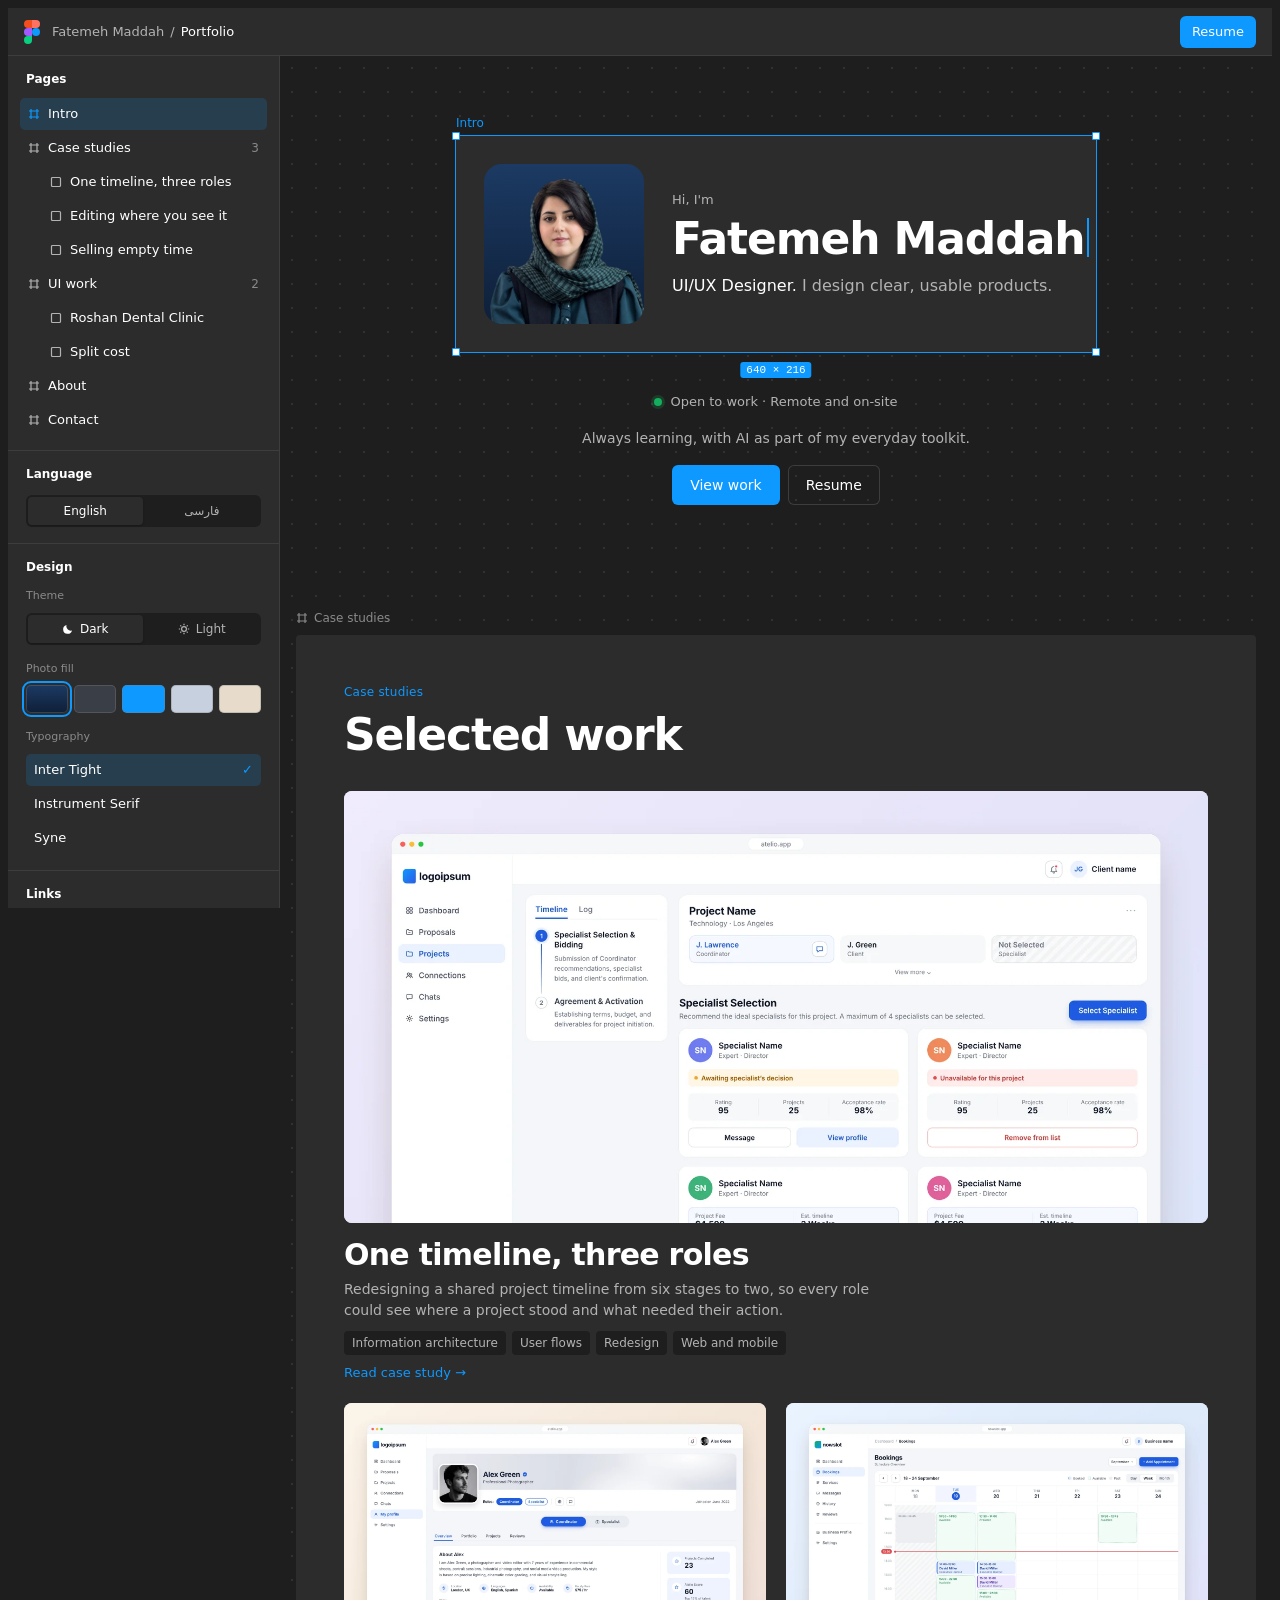
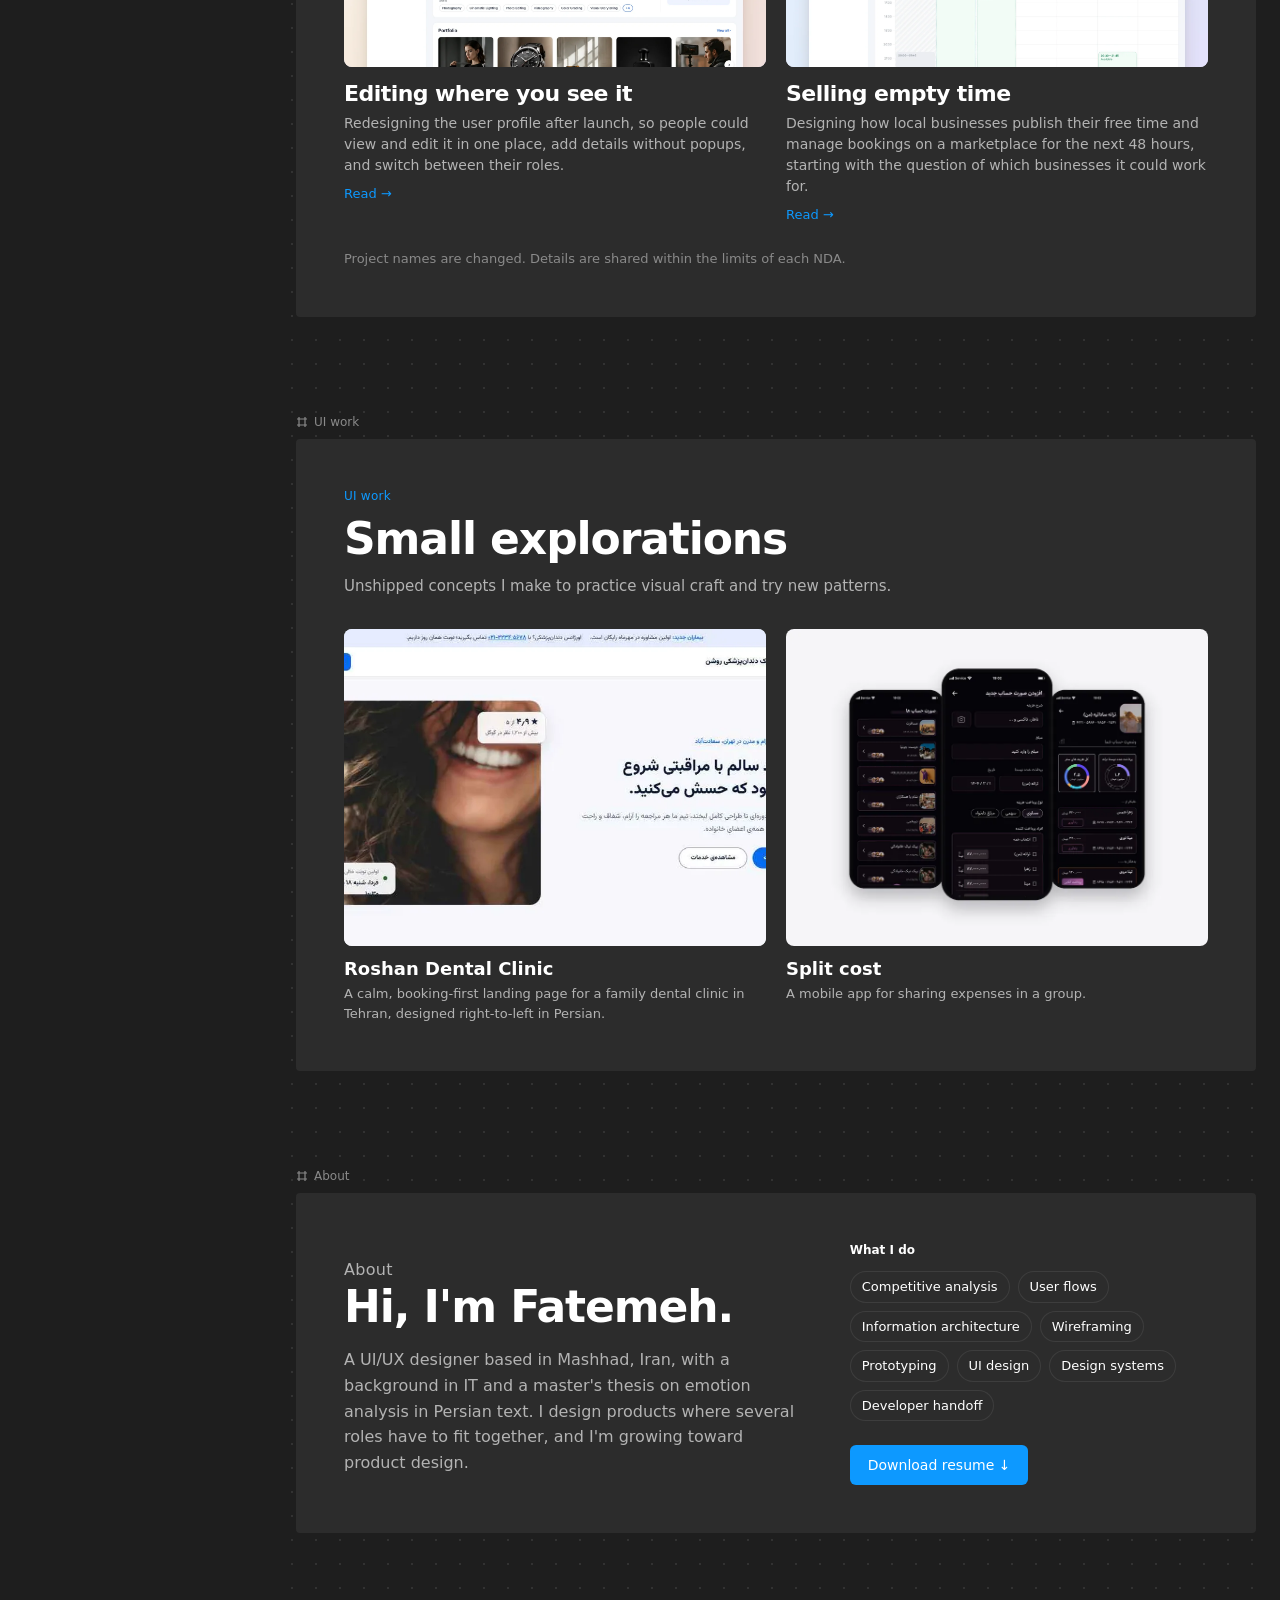
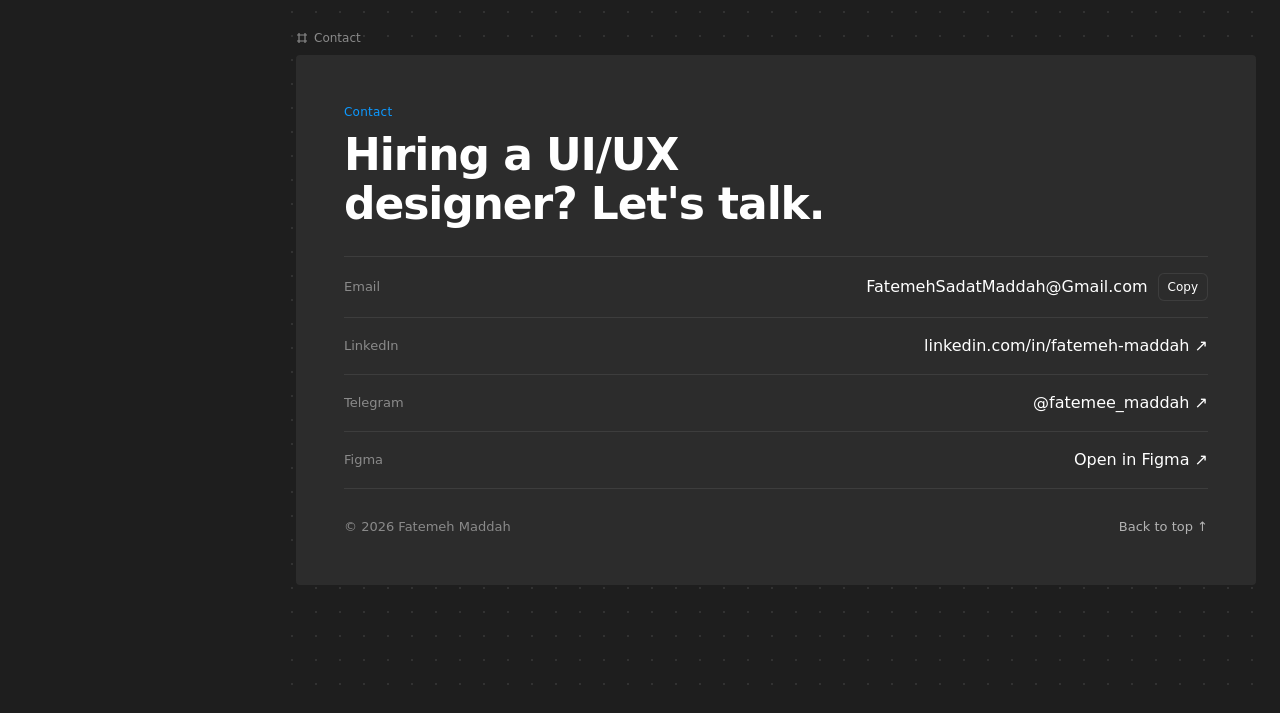
<file: index.html>
<!doctype html>
<html lang="en">
<head>
<meta charset="utf-8">
<meta name="viewport" content="width=device-width, initial-scale=1, viewport-fit=cover">
<meta http-equiv="Content-Security-Policy" content="default-src 'self'; script-src 'self' 'unsafe-inline'; style-src 'self' 'unsafe-inline' https://fonts.googleapis.com; font-src https://fonts.gstatic.com; img-src 'self' data:; frame-src 'self'; connect-src 'self'; object-src 'none'; base-uri 'self'; form-action 'none'; upgrade-insecure-requests">
<meta name="referrer" content="strict-origin-when-cross-origin">
<meta name="theme-color" content="#2C2C2C">
<link rel="canonical" href="https://fatemeh-maddah.github.io/">
<link rel="alternate" hreflang="en" href="https://fatemeh-maddah.github.io/">
<link rel="alternate" hreflang="fa" href="https://fatemeh-maddah.github.io/fa/">
<link rel="alternate" hreflang="x-default" href="https://fatemeh-maddah.github.io/">
<title>Fatemeh Maddah — UI/UX Designer</title>
<meta name="description" content="UI/UX designer. Case studies and UI work by Fatemeh Maddah.">
<link rel="preconnect" href="https://fonts.googleapis.com">
<link rel="preconnect" href="https://fonts.gstatic.com" crossorigin>
<link rel="stylesheet" href="https://fonts.googleapis.com/css2?family=Inter:wght@400;500;600&family=Inter+Tight:wght@600;700&family=JetBrains+Mono:wght@500&display=swap">
<style>
/* Layout: Figma editor shell. Sticky top bar, the page scrolls as a dotted canvas of labelled frames,
   every section listed in a right-hand Layers panel (docked on desktop, a drawer on tablet and phone). */
:root{
  --canvas:#1E1E1E; --panel:#2C2C2C; --panel-2:#383838; --line:#3D3D3D;
  --fg:#FFFFFF; --muted:#B3B3B3; --faint:#8A8A8A;
  --blue:#0D99FF; --blue-hover:#0B87E0; --blue-soft:rgba(13,153,255,.16);
  --ui:"Inter",system-ui,-apple-system,"Segoe UI",sans-serif;
  --display:"Inter Tight","Inter",system-ui,sans-serif;
  --mono:"JetBrains Mono",ui-monospace,Menlo,monospace;
  --top:48px; --side:272px;
  --dots:#323232; --toast-bg:#FFFFFF; --toast-fg:#1E1E1E;
  --dw:600; --dw-name:700; --dls:-.025em; --photo-bg:linear-gradient(180deg,#1C3A63,#0E1F38);
  color-scheme:dark;
}
/* light theme, chosen in the Design panel (own attribute so the host's theme never overrides it) */
:root[data-skin="light"]{
  --canvas:#F5F5F5; --panel:#FFFFFF; --panel-2:#EFEFEF; --line:#E3E3E3;
  --fg:#1E1E1E; --muted:#5C5C5C; --faint:#8C8C8C; --blue-soft:rgba(13,153,255,.12);
  --dots:#D6D6D6; --toast-bg:#1E1E1E; --toast-fg:#FFFFFF;
  color-scheme:light;
}
/* heading fonts */
:root[data-font="serif"]{--display:"Instrument Serif",Georgia,"Times New Roman",serif;--dw:400;--dw-name:400;--dls:-.01em}
:root[data-font="syne"]{--display:"Syne","Inter",system-ui,sans-serif;--dw:700;--dw-name:800;--dls:-.02em}
*{box-sizing:border-box}
html{scroll-behavior:smooth;scroll-padding-top:calc(var(--top) + 24px)}
body{background:var(--canvas);color:var(--fg);font-family:var(--ui);font-size:14px;line-height:1.5;-webkit-font-smoothing:antialiased}
body::before{content:"";position:fixed;inset:0 0 auto;height:env(safe-area-inset-top,0px);background:var(--panel);z-index:30}
a{color:inherit}
:focus-visible{outline:2px solid var(--blue);outline-offset:2px}
.sr{position:absolute;width:1px;height:1px;overflow:hidden;clip:rect(0 0 0 0)}

/* ---------- top bar ---------- */
.top{position:sticky;top:env(safe-area-inset-top,0px);z-index:20;height:var(--top);display:flex;align-items:center;gap:12px;
  background:var(--panel);border-bottom:1px solid var(--line);
  padding-left:max(16px,env(safe-area-inset-left,0px));padding-right:max(16px,env(safe-area-inset-right,0px))}
.logo{width:16px;height:24px;display:grid;grid-template-columns:1fr 1fr;grid-template-rows:repeat(3,1fr);flex:none}
.logo i{display:block}
.logo i:nth-child(1){background:#F24E1E;border-radius:8px 0 0 8px}.logo i:nth-child(2){background:#FF7262;border-radius:0 8px 8px 0}
.logo i:nth-child(3){background:#A259FF;border-radius:8px 0 0 8px}.logo i:nth-child(4){background:var(--blue);border-radius:50%}
.logo i:nth-child(5){background:#0ACF83;border-radius:8px 0 8px 8px}
.crumb{display:flex;gap:6px;min-width:0;white-space:nowrap;overflow:hidden;text-overflow:ellipsis;font-size:13px}
.crumb span{color:var(--muted)} .crumb b{font-weight:500}
.top .grow{flex:1}
.zoom{color:var(--muted);font-size:12px;font-variant-numeric:tabular-nums}
.btn{font:500 13px var(--ui);border:0;border-radius:6px;height:32px;padding:0 12px;display:inline-flex;align-items:center;justify-content:center;gap:6px;
  cursor:pointer;text-decoration:none;white-space:nowrap;color:var(--fg);background:transparent}
.btn-blue{background:var(--blue);color:#fff}.btn-blue:hover{background:var(--blue-hover)}
.btn-line{box-shadow:inset 0 0 0 1px var(--line)}.btn-line:hover{background:var(--panel-2)}
.layers-btn{display:none}

/* ---------- shell ---------- */
.shell{display:grid;grid-template-columns:minmax(0,1fr) var(--side)}
.canvas{min-width:0;background-image:radial-gradient(circle,var(--dots) 1px,transparent 1.3px);background-size:24px 24px;
  padding-block:56px 120px;padding-left:max(16px,env(safe-area-inset-left,0px));padding-right:max(16px,env(safe-area-inset-right,0px))}
.board{max-width:1040px;margin:0 auto;display:flex;flex-direction:column;gap:96px}

/* frame = a section on the canvas, labelled like a Figma frame */
.frm{position:relative;scroll-margin-top:calc(var(--top) + 32px)}
.frm-label{display:flex;align-items:center;gap:6px;font-size:12px;color:var(--faint);margin:0 0 8px;transition:color .15s}
.frm-label svg{flex:none}
.frm-body{background:var(--panel);border-radius:4px;outline:1px solid transparent;transition:outline-color .15s;padding:clamp(20px,4vw,48px)}
.frm:hover .frm-body,.frm.is-current .frm-body{outline-color:var(--blue)}
.frm:hover .frm-label,.frm.is-current .frm-label{color:var(--blue)}
.eyebrow{font-size:12px;font-weight:500;color:var(--blue);margin:0 0 10px;letter-spacing:.02em}
.h2{font:var(--dw) clamp(28px,3.6vw,44px)/1.1 var(--display);letter-spacing:var(--dls);margin:0;text-wrap:balance}
.lead{color:var(--muted);font-size:15px;max-width:60ch;margin:12px 0 0}

/* ---------- intro (animated frame) ---------- */
.intro{display:flex;flex-direction:column;align-items:center;gap:40px;padding-block:24px 8px}
.stage{position:relative;max-width:100%}
.flabel{position:absolute;left:0;top:-22px;font-size:12px;color:var(--blue);font-weight:500;white-space:nowrap}
.frame{position:relative;width:var(--w,600px);height:var(--h,210px);max-width:100%;outline:1px solid var(--blue);background:var(--panel);border-radius:2px;
  transition:width .9s cubic-bezier(.65,0,.25,1),height .9s cubic-bezier(.65,0,.25,1)}
.clip{position:absolute;inset:0;overflow:hidden}
.content{position:absolute;left:0;top:0;display:flex;gap:28px;align-items:center;padding:28px}
.photo{width:160px;height:160px;flex:none;border-radius:18px;overflow:hidden;position:relative;
  background:var(--photo-bg);transition:opacity .5s,transform .6s cubic-bezier(.2,.8,.2,1),background .3s}
.photo img{position:absolute;inset:0;width:100%;height:100%;object-fit:cover;object-position:50% 14%}
.txt{min-width:0}
.hi{font-size:13px;color:var(--muted);margin:0 0 6px;transition:opacity .4s}
.name{font:var(--dw-name) 44px/1.05 var(--display);letter-spacing:var(--dls);margin:0;white-space:nowrap;min-height:1.05em}
.caret{display:inline-block;width:2px;height:.9em;background:var(--blue);margin-left:3px;vertical-align:-.08em;animation:blink 1s steps(1) infinite}
.role{margin:12px 0 0;font-size:16px;color:var(--fg);transition:opacity .5s .1s,transform .5s .1s}
.role span{color:var(--muted)}
.handle{position:absolute;width:8px;height:8px;background:#fff;border:1px solid var(--blue);border-radius:1px;z-index:2}
.h-tl{left:-4px;top:-4px}.h-tr{right:-4px;top:-4px}.h-bl{left:-4px;bottom:-4px}.h-br{right:-4px;bottom:-4px}
.size{position:absolute;left:50%;bottom:-26px;transform:translateX(-50%);background:var(--blue);color:#fff;font:500 11px var(--mono);
  padding:2px 6px;border-radius:3px;white-space:nowrap;font-variant-numeric:tabular-nums}
.cursor{position:absolute;left:0;top:0;pointer-events:none;z-index:5;transition:opacity .3s}
.cursor svg{display:block}
.cursor span{position:absolute;left:14px;top:16px;background:#A259FF;color:#fff;font:500 11px var(--ui);padding:2px 6px;border-radius:0 6px 6px 6px;white-space:nowrap}
.is-hidden{opacity:0}.photo.is-hidden{transform:scale(.88)}.role.is-hidden{transform:translateY(6px)}
.intro-meta{display:flex;flex-direction:column;align-items:center;gap:16px;text-align:center}
.status{display:inline-flex;align-items:center;gap:8px;font-size:13px;color:var(--muted)}
.status i{width:8px;height:8px;border-radius:50%;background:#14AE5C;box-shadow:0 0 0 3px rgba(20,174,92,.2)}
.intro-meta p{margin:0;color:var(--muted);max-width:46ch}
.ctas{display:flex;gap:8px;flex-wrap:wrap;justify-content:center}
.ctas .btn{height:40px;padding:0 18px;font-size:14px}

/* ---------- case studies ---------- */
.cs-grid{display:grid;grid-template-columns:repeat(2,minmax(0,1fr));gap:20px;margin-top:32px}
.card{display:flex;flex-direction:column;gap:14px;text-decoration:none;color:var(--fg);border-radius:10px;padding:10px;margin:-10px;transition:background .15s}
.card:hover{background:var(--panel-2)}
.card.wide{grid-column:1/-1}
.cover{position:relative;aspect-ratio:16/10;border-radius:8px;overflow:hidden;background:#E9E7FB;max-width:100%}
.card.wide .cover{aspect-ratio:16/8}
.cover img{width:100%;height:100%;object-fit:cover;object-position:50% 0;display:block;transition:transform .5s cubic-bezier(.2,.8,.2,1)}
.card:hover .cover img{transform:scale(1.02)}
.card h3{font:var(--dw) 22px/1.2 var(--display);letter-spacing:var(--dls);margin:0}
.card.wide h3{font-size:clamp(24px,2.6vw,30px)}
.card p{margin:6px 0 0;color:var(--muted);max-width:62ch}
.tags{display:flex;flex-wrap:wrap;gap:6px;margin-top:10px}
.tag{font-size:12px;color:var(--muted);background:var(--canvas);border-radius:4px;padding:3px 8px}
.go{font-size:13px;font-weight:500;color:var(--blue);margin-top:8px;display:inline-block}
.nda{font-size:13px;color:var(--faint);margin:24px 0 0}

/* ---------- UI work ---------- */
.ui-grid{display:grid;grid-template-columns:repeat(2,minmax(0,1fr));gap:20px;margin-top:32px}
.ui-card{all:unset;box-sizing:border-box;cursor:pointer;display:flex;flex-direction:column;gap:12px;border-radius:10px;padding:10px;margin:-10px;transition:background .15s}
.ui-card:hover{background:var(--panel-2)}
.ui-card:focus-visible{outline:2px solid var(--blue);outline-offset:2px}
.ui-card .cover{aspect-ratio:4/3}
.ui-card h3{font:var(--dw) 18px/1.25 var(--display);margin:0}
.ui-card p{margin:4px 0 0;color:var(--muted);font-size:13px}

/* ---------- about ---------- */
.about{display:grid;grid-template-columns:minmax(0,1.3fr) minmax(0,1fr);gap:40px;align-items:start}
.about p{color:var(--muted);font-size:16px;line-height:1.6;max-width:58ch;margin:16px 0 0}
.skills h3{font-size:12px;font-weight:600;margin:0 0 12px;color:var(--fg)}
.chips{display:flex;flex-wrap:wrap;gap:8px}
.chip{font-size:13px;border-radius:999px;padding:6px 12px;box-shadow:inset 0 0 0 1px var(--line);color:var(--fg)}
.skills .btn{margin-top:24px;height:40px;padding:0 18px;font-size:14px}

/* ---------- contact ---------- */
.contact .h2{max-width:16ch}
.rows{margin-top:28px;display:flex;flex-direction:column;border-top:1px solid var(--line)}
.crow{display:flex;justify-content:space-between;align-items:center;gap:16px;flex-wrap:wrap;padding:16px 0;border-bottom:1px solid var(--line)}
.crow dt{font-size:13px;color:var(--faint)}
.crow dd{margin:0;display:flex;align-items:center;gap:10px;min-width:0;font-size:16px}
.crow dd a{text-decoration:none;overflow-wrap:anywhere}.crow dd a:hover{color:var(--blue)}
.copy{font:500 12px var(--ui);height:28px;padding:0 10px}
.foot{display:flex;justify-content:space-between;gap:16px;flex-wrap:wrap;margin-top:28px;font-size:13px;color:var(--faint)}
.foot a{color:var(--muted);text-decoration:none}.foot a:hover{color:var(--blue)}

/* ---------- right panel ---------- */
.side{position:sticky;top:calc(var(--top) + env(safe-area-inset-top,0px));height:calc(100vh - var(--top) - env(safe-area-inset-top,0px));
  background:var(--panel);border-left:1px solid var(--line);overflow:auto;display:flex;flex-direction:column}
.side-head{display:none}
.sec{padding:14px 12px;border-bottom:1px solid var(--line);display:flex;flex-direction:column;gap:2px}
.sec h2{font-size:12px;font-weight:600;margin:0 6px 8px}
.row{display:flex;align-items:center;gap:8px;min-height:32px;padding:0 8px;border-radius:5px;color:var(--fg);text-decoration:none;font-size:13px}
.row:hover{background:var(--panel-2)}
.row.active{background:var(--blue-soft)}
.row svg{flex:none;color:var(--muted)}.row.active svg{color:var(--blue)}
.row .meta{margin-left:auto;color:var(--faint);font-size:12px}
.row.child{padding-left:30px}
.links{gap:8px}
.links .btn{width:100%;height:36px}
.btn[aria-disabled="true"]{opacity:.55;cursor:default}
.side .note{font-size:12px;color:var(--faint);margin:2px 6px 0}


.toast{position:fixed;left:50%;top:calc(var(--top) + 12px + env(safe-area-inset-top,0px));transform:translateX(-50%);background:var(--toast-bg);color:var(--toast-fg);
  font-size:13px;padding:8px 12px;border-radius:6px;box-shadow:0 6px 20px rgba(0,0,0,.4);z-index:40;max-width:calc(100vw - 32px)}
.scrim{display:none}
/* ---------- design panel ---------- */
.prop{display:flex;flex-direction:column;gap:8px;margin:2px 6px 12px}
.prop:last-child{margin-bottom:2px}
.prop-label{font-size:11px;color:var(--faint)}
.seg{display:grid;grid-template-columns:1fr 1fr;background:var(--canvas);border-radius:6px;padding:2px;gap:2px}
.seg button{font:500 12px var(--ui);color:var(--muted);background:transparent;border:0;border-radius:4px;height:28px;cursor:pointer;display:flex;align-items:center;justify-content:center;gap:6px}
.seg button[aria-pressed="true"]{background:var(--panel);color:var(--fg);box-shadow:0 1px 2px rgba(0,0,0,.2)}
.fills{display:grid;grid-template-columns:repeat(5,1fr);gap:6px}
.fill{height:28px;border-radius:5px;border:0;cursor:pointer;box-shadow:inset 0 0 0 1px rgba(127,127,127,.35)}
.fill[aria-pressed="true"]{outline:2px solid var(--blue);outline-offset:2px}
.fonts{display:flex;flex-direction:column;gap:2px}
.font-opt{display:flex;align-items:center;justify-content:space-between;gap:8px;height:32px;padding:0 8px;border:0;border-radius:5px;background:transparent;color:var(--fg);font:400 13px var(--ui);cursor:pointer;text-align:left}
.font-opt:hover{background:var(--panel-2)}
.font-opt[aria-pressed="true"]{background:var(--blue-soft)}
.font-opt .chk{color:var(--blue);visibility:hidden}
.font-opt[aria-pressed="true"] .chk{visibility:visible}
@keyframes blink{50%{opacity:0}}

/* ---------- tablet: panel becomes a right drawer ---------- */
@media (max-width:1100px){
  .shell{grid-template-columns:minmax(0,1fr)}
  .layers-btn{display:inline-flex}
  .side{position:fixed;top:0;right:0;bottom:0;height:auto;width:min(320px,88vw);z-index:35;transform:translateX(100%);transition:transform .25s ease;
    padding-top:env(safe-area-inset-top,0px);padding-bottom:env(safe-area-inset-bottom,0px);padding-right:env(safe-area-inset-right,0px);box-shadow:-12px 0 40px rgba(0,0,0,.4)}
  .side-head{display:flex;justify-content:space-between;align-items:center;padding:10px 12px 10px 18px;border-bottom:1px solid var(--line);font-weight:600}
  body.panel-open .side{transform:none}
  body.panel-open .scrim{display:block;position:fixed;inset:0;background:rgba(0,0,0,.45);z-index:34}
}
/* ---------- phone: drawer slides up from the bottom ---------- */
@media (max-width:720px){
  .zoom,.top .resume-top{display:none}
  .board{gap:72px}
  .canvas{padding-block:40px 80px}
  .side{top:auto;left:0;right:0;width:auto;max-height:82vh;border-left:0;border-top:1px solid var(--line);border-radius:14px 14px 0 0;
    transform:translateY(100%);padding-left:env(safe-area-inset-left,0px)}
  .content{flex-direction:column;align-items:flex-start;gap:16px;padding:22px}
  .photo{width:112px;height:112px;border-radius:14px}
  .name{font-size:32px}
  .role{font-size:15px}
  .cs-grid,.ui-grid{grid-template-columns:minmax(0,1fr)}
  .card.wide .cover{aspect-ratio:16/10}
  .about{grid-template-columns:minmax(0,1fr);gap:28px}
}
@media (max-width:720px){
  .foot a{display:inline-flex;align-items:center;min-height:44px}
  .row{min-height:44px}
  .seg button{height:40px}
  .copy{height:36px}
}
@media (prefers-reduced-motion:reduce){
  html{scroll-behavior:auto}
  .frame,.photo,.role,.hi,.side,.cover img{transition:none}
  .caret{animation:none}
}

/* ---------- panel on the left ---------- */
.shell{grid-template-columns:var(--side) minmax(0,1fr)}
.shell>.side{order:-1;border-left:0;border-right:1px solid var(--line)}
@media (max-width:1100px){
  .shell{grid-template-columns:minmax(0,1fr)}
  .side{left:0;right:auto;transform:translateX(-100%);box-shadow:12px 0 40px rgba(0,0,0,.4);
    padding-right:0;padding-left:env(safe-area-inset-left,0px)}
}
@media (max-width:720px){
  .side{right:0;border-right:0;transform:translateY(100%)}
}

@media (max-width:1100px){body.panel-open .side{transform:none}}
</style>
<style>.seg a{font:500 12px var(--ui);color:var(--muted);text-decoration:none;border-radius:4px;height:28px;display:flex;align-items:center;justify-content:center}.seg a[aria-current="page"]{background:var(--panel);color:var(--fg);box-shadow:0 1px 2px rgba(0,0,0,.2)}.seg a:hover{color:var(--fg)}@media (max-width:720px){.seg a{height:40px}}</style>
</head>
<body>
<header class="top">
  <div class="logo" aria-hidden="true"><i></i><i></i><i></i><i></i><i></i></div>
  <div class="crumb"><span>Fatemeh Maddah</span><span>/</span><b>Portfolio</b></div>
  <div class="grow"></div>
  <a class="btn btn-blue resume-top" href="Fatemeh-Maddah-Resume.pdf" target="_blank" rel="noopener">Resume</a>
  <button class="btn btn-line layers-btn" type="button" id="openPanel" aria-controls="panel" aria-expanded="false">
    <svg width="14" height="14" viewBox="0 0 14 14" fill="none" stroke="currentColor" stroke-width="1.3"><path d="M3.5 1.5h4.5l2.5 2.5v8.5h-7z"/><path d="M8 1.5V4h2.5M5 7.5h4M5 9.5h4"/></svg>Pages</button>
</header>

<div class="shell">
  <main class="canvas" id="top">
    <div class="board">

      <!-- Intro -->
      <section class="frm intro" id="intro" aria-label="Intro">
        <div class="stage" id="stage">
          <div class="flabel">Intro</div>
          <div class="frame" id="frame">
            <div class="clip">
              <div class="content" id="content">
                <div class="photo" id="photo"><img src="assets/photo/fatemeh.webp" alt="Portrait of Fatemeh Maddah" width="480" height="480"></div>
                <div class="txt">
                  <p class="hi" id="hi">Hi, I'm</p>
                  <h1 class="name"><span class="sr">Fatemeh Maddah</span><span id="typed" aria-hidden="true">Fatemeh Maddah</span><span class="caret" aria-hidden="true"></span></h1>
                  <p class="role" id="role">UI/UX Designer. <span>I design clear, usable products.</span></p>
                </div>
              </div>
            </div>
            <i class="handle h-tl"></i><i class="handle h-tr"></i><i class="handle h-bl"></i><i class="handle h-br"></i>
            <div class="size" id="size" aria-hidden="true">600 × 210</div>
          </div>
          <div class="cursor is-hidden" id="cursor" aria-hidden="true">
            <svg width="16" height="20" viewBox="0 0 16 20"><path d="M1 1l13 10.5-6 .7-3.3 6.3z" fill="#A259FF" stroke="#fff" stroke-width="1.2" stroke-linejoin="round"/></svg>
            <span>Fatemeh</span>
          </div>
        </div>
        <div class="intro-meta">
          <span class="status"><i></i>Open to work · Remote and on-site</span>
          <p>Always learning, with AI as part of my everyday toolkit.</p>
          <div class="ctas">
            <a class="btn btn-blue" href="#work">View work</a>
            <a class="btn btn-line" href="Fatemeh-Maddah-Resume.pdf" target="_blank" rel="noopener">Resume</a>
          </div>
        </div>
      </section>

      <!-- Case studies -->
      <section class="frm" id="work" aria-labelledby="work-h">
        <div class="frm-label"><svg width="12" height="12" viewBox="0 0 12 12" fill="none" stroke="currentColor" stroke-width="1.2"><path d="M3 1v10M9 1v10M1 3h10M1 9h10"/></svg>Case studies</div>
        <div class="frm-body">
          <p class="eyebrow">Case studies</p>
          <h2 class="h2" id="work-h">Selected work</h2>
          <div class="cs-grid">
            <a class="card wide" id="cs-1" href="one-timeline-three-roles.html" data-page>
              <div class="cover"><img width="1600" height="1000" src="assets/cs/cs1-01-cover.webp" alt="One timeline, three roles: project timeline screen" loading="lazy"></div>
              <div>
                <h3>One timeline, three roles</h3>
                <p>Redesigning a shared project timeline from six stages to two, so every role could see where a project stood and what needed their action.</p>
                <div class="tags"><span class="tag">Information architecture</span><span class="tag">User flows</span><span class="tag">Redesign</span><span class="tag">Web and mobile</span></div>
                <span class="go">Read case study →</span>
              </div>
            </a>
            <a class="card" id="cs-2" href="editing-where-you-see-it.html" data-page>
              <div class="cover"><img width="1600" height="1000" src="assets/cs/cs3-01-cover.webp" alt="Editing where you see it: redesigned profile screen" loading="lazy"></div>
              <div>
                <h3>Editing where you see it</h3>
                <p>Redesigning the user profile after launch, so people could view and edit it in one place, add details without popups, and switch between their roles.</p>
                <span class="go">Read →</span>
              </div>
            </a>
            <a class="card" id="cs-3" href="selling-empty-time.html" data-page>
              <div class="cover"><img width="1600" height="1000" src="assets/cs/cs4-01-cover.webp" alt="Selling empty time: provider dashboard screen" loading="lazy"></div>
              <div>
                <h3>Selling empty time</h3>
                <p>Designing how local businesses publish their free time and manage bookings on a marketplace for the next 48 hours, starting with the question of which businesses it could work for.</p>
                <span class="go">Read →</span>
              </div>
            </a>
          </div>
          <p class="nda">Project names are changed. Details are shared within the limits of each NDA.</p>
        </div>
      </section>

      <!-- UI work -->
      <section class="frm" id="ui-work" aria-labelledby="ui-h">
        <div class="frm-label"><svg width="12" height="12" viewBox="0 0 12 12" fill="none" stroke="currentColor" stroke-width="1.2"><path d="M3 1v10M9 1v10M1 3h10M1 9h10"/></svg>UI work</div>
        <div class="frm-body">
          <p class="eyebrow">UI work</p>
          <h2 class="h2" id="ui-h">Small explorations</h2>
          <p class="lead">Unshipped concepts I make to practice visual craft and try new patterns.</p>
          <div class="ui-grid">
            <a class="ui-card" id="ui-1" href="roshan-dental.html" data-page>
              <div class="cover" style="background:#E4EEEB"><img width="900" height="535" src="assets/ui/roshan-cover.webp" alt="Roshan Dental Clinic landing page concept" loading="lazy"></div>
              <div><h3>Roshan Dental Clinic</h3><p>A calm, booking-first landing page for a family dental clinic in Tehran, designed right-to-left in Persian.</p></div>
            </a>
            <a class="ui-card" id="ui-2" href="split-cost.html" data-page>
              <div class="cover" style="background:#F5F5F7"><img width="900" height="675" src="assets/ui/split-cover.webp" alt="Split cost mobile app screens" loading="lazy" style="object-position:center"></div>
              <div><h3>Split cost</h3><p>A mobile app for sharing expenses in a group.</p></div>
            </a>
          </div>
        </div>
      </section>

      <!-- About -->
      <section class="frm" id="about" aria-labelledby="about-h">
        <div class="frm-label"><svg width="12" height="12" viewBox="0 0 12 12" fill="none" stroke="currentColor" stroke-width="1.2"><path d="M3 1v10M9 1v10M1 3h10M1 9h10"/></svg>About</div>
        <div class="frm-body about">
          <div>
            <p class="eyebrow">About</p>
            <h2 class="h2" id="about-h">Hi, I'm Fatemeh.</h2>
            <p>A UI/UX designer based in Mashhad, Iran, with a background in IT and a master's thesis on emotion analysis in Persian text. I design products where several roles have to fit together, and I'm growing toward product design.</p>
          </div>
          <div class="skills">
            <h3>What I do</h3>
            <div class="chips">
              <span class="chip">Competitive analysis</span><span class="chip">User flows</span><span class="chip">Information architecture</span>
              <span class="chip">Wireframing</span><span class="chip">Prototyping</span><span class="chip">UI design</span>
              <span class="chip">Design systems</span><span class="chip">Developer handoff</span>
            </div>
            <a class="btn btn-blue" href="Fatemeh-Maddah-Resume.pdf" target="_blank" rel="noopener">Download resume ↓</a>
          </div>
        </div>
      </section>

      <!-- Contact -->
      <section class="frm contact" id="contact" aria-labelledby="contact-h">
        <div class="frm-label"><svg width="12" height="12" viewBox="0 0 12 12" fill="none" stroke="currentColor" stroke-width="1.2"><path d="M3 1v10M9 1v10M1 3h10M1 9h10"/></svg>Contact</div>
        <div class="frm-body">
          <p class="eyebrow">Contact</p>
          <h2 class="h2" id="contact-h">Hiring a UI/UX designer? Let's talk.</h2>
          <dl class="rows">
            <div class="crow"><dt>Email</dt><dd><a href="mailto:FatemehSadatMaddah@Gmail.com" id="email">FatemehSadatMaddah@Gmail.com</a><button class="btn btn-line copy" type="button" id="copyEmail">Copy</button></dd></div>
            <div class="crow"><dt>LinkedIn</dt><dd><a href="https://www.linkedin.com/in/fatemeh-maddah/" target="_blank" rel="noopener">linkedin.com/in/fatemeh-maddah ↗</a></dd></div>
            <div class="crow"><dt>Telegram</dt><dd><a href="https://t.me/fatemee_maddah" target="_blank" rel="noopener">@fatemee_maddah ↗</a></dd></div>
            <div class="crow"><dt>Figma</dt><dd><a href="https://www.figma.com/design/IYb5JQwZ62sMDHg5AlnyRL?node-id=764-17307" target="_blank" rel="noopener">Open in Figma ↗</a></dd></div>
          </dl>
          <div class="foot"><span>© 2026 Fatemeh Maddah</span><a href="#top">Back to top ↑</a></div>
        </div>
      </section>

    </div>
  </main>

  <aside class="side" id="panel" aria-label="Pages">
    <div class="side-head">Pages<button class="btn btn-line" type="button" id="closePanel" aria-label="Close pages">✕</button></div>
    <nav class="sec" aria-label="Pages">
      <h2>Pages</h2>
      <a class="row active" href="#intro" data-spy="intro"><svg width="12" height="12" viewBox="0 0 12 12" fill="none" stroke="currentColor" stroke-width="1.2"><path d="M3 1v10M9 1v10M1 3h10M1 9h10"/></svg>Intro</a>
      <a class="row" href="#work" data-spy="work"><svg width="12" height="12" viewBox="0 0 12 12" fill="none" stroke="currentColor" stroke-width="1.2"><path d="M3 1v10M9 1v10M1 3h10M1 9h10"/></svg>Case studies<span class="meta">3</span></a>
      <a class="row child" href="one-timeline-three-roles.html" data-page><svg width="12" height="12" viewBox="0 0 12 12" fill="none" stroke="currentColor" stroke-width="1.2"><rect x="1.5" y="1.5" width="9" height="9" rx="1"/></svg>One timeline, three roles</a>
      <a class="row child" href="editing-where-you-see-it.html" data-page><svg width="12" height="12" viewBox="0 0 12 12" fill="none" stroke="currentColor" stroke-width="1.2"><rect x="1.5" y="1.5" width="9" height="9" rx="1"/></svg>Editing where you see it</a>
      <a class="row child" href="selling-empty-time.html" data-page><svg width="12" height="12" viewBox="0 0 12 12" fill="none" stroke="currentColor" stroke-width="1.2"><rect x="1.5" y="1.5" width="9" height="9" rx="1"/></svg>Selling empty time</a>
      <a class="row" href="#ui-work" data-spy="ui-work"><svg width="12" height="12" viewBox="0 0 12 12" fill="none" stroke="currentColor" stroke-width="1.2"><path d="M3 1v10M9 1v10M1 3h10M1 9h10"/></svg>UI work<span class="meta">2</span></a>
      <a class="row child" href="roshan-dental.html" data-page><svg width="12" height="12" viewBox="0 0 12 12" fill="none" stroke="currentColor" stroke-width="1.2"><rect x="1.5" y="1.5" width="9" height="9" rx="1"/></svg>Roshan Dental Clinic</a>
      <a class="row child" href="split-cost.html" data-page><svg width="12" height="12" viewBox="0 0 12 12" fill="none" stroke="currentColor" stroke-width="1.2"><rect x="1.5" y="1.5" width="9" height="9" rx="1"/></svg>Split cost</a>
      <a class="row" href="#about" data-spy="about"><svg width="12" height="12" viewBox="0 0 12 12" fill="none" stroke="currentColor" stroke-width="1.2"><path d="M3 1v10M9 1v10M1 3h10M1 9h10"/></svg>About</a>
      <a class="row" href="#contact" data-spy="contact"><svg width="12" height="12" viewBox="0 0 12 12" fill="none" stroke="currentColor" stroke-width="1.2"><path d="M3 1v10M9 1v10M1 3h10M1 9h10"/></svg>Contact</a>
    </nav>
    <div class="sec" aria-label="Language">
      <h2>Language</h2>
      <div class="prop"><div class="seg" role="group" aria-label="Language"><a href="index.html" lang="en" hreflang="en" aria-current="page">English</a><a href="fa/index.html" lang="fa" hreflang="fa">فارسی</a></div></div>
    </div>
    <div class="sec" aria-label="Design">
      <h2>Design</h2>
      <div class="prop"><span class="prop-label" id="lbl-theme">Theme</span>
        <div class="seg" role="group" aria-labelledby="lbl-theme">
          <button type="button" data-skin="dark" aria-pressed="true"><svg width="12" height="12" viewBox="0 0 12 12"><path d="M10 7.5A4.5 4.5 0 014.5 2a4.5 4.5 0 105.5 5.5z" fill="currentColor"/></svg>Dark</button>
          <button type="button" data-skin="light" aria-pressed="false"><svg width="12" height="12" viewBox="0 0 12 12" fill="none" stroke="currentColor" stroke-width="1.2"><circle cx="6" cy="6" r="2.4"/><path d="M6 .8v1.4M6 9.8v1.4M.8 6h1.4M9.8 6h1.4M2.3 2.3l1 1M8.7 8.7l1 1M2.3 9.7l1-1M8.7 3.3l1-1"/></svg>Light</button>
        </div></div>
      <div class="prop"><span class="prop-label" id="lbl-fill">Photo fill</span>
        <div class="fills" role="group" aria-labelledby="lbl-fill">
          <button class="fill" type="button" data-fill="deep" aria-pressed="true" aria-label="Deep blue" title="Deep blue" style="background:linear-gradient(180deg,#1C3A63,#0E1F38)"></button>
          <button class="fill" type="button" data-fill="grey" aria-pressed="false" aria-label="Grey" title="Grey" style="background:#3A3F47"></button>
          <button class="fill" type="button" data-fill="blue" aria-pressed="false" aria-label="Figma blue" title="Figma blue" style="background:#0D99FF"></button>
          <button class="fill" type="button" data-fill="soft" aria-pressed="false" aria-label="Soft blue-grey" title="Soft blue-grey" style="background:#C6D0DE"></button>
          <button class="fill" type="button" data-fill="sand" aria-pressed="false" aria-label="Sand" title="Sand" style="background:#E7DCCB"></button>
        </div></div>
      <div class="prop"><span class="prop-label" id="lbl-font">Typography</span>
        <div class="fonts" role="group" aria-labelledby="lbl-font">
          <button class="font-opt" type="button" data-font="inter" aria-pressed="true">Inter Tight<span class="chk">✓</span></button>
          <button class="font-opt" type="button" data-font="serif" aria-pressed="false">Instrument Serif<span class="chk">✓</span></button>
          <button class="font-opt" type="button" data-font="syne" aria-pressed="false">Syne<span class="chk">✓</span></button>
        </div></div>
    </div>
    <div class="sec links">
      <h2>Links</h2>
      <a class="btn btn-blue" href="Fatemeh-Maddah-Resume.pdf" target="_blank" rel="noopener">Download resume</a>
      <a class="btn btn-line" href="https://www.figma.com/design/IYb5JQwZ62sMDHg5AlnyRL?node-id=764-17307" target="_blank" rel="noopener">Figma ↗</a>
      <a class="btn btn-line" href="https://www.linkedin.com/in/fatemeh-maddah/" target="_blank" rel="noopener">LinkedIn ↗</a>
    </div>
  </aside>
</div>
<div class="scrim" id="scrim"></div>

<div class="toast" id="toast" hidden></div>

<script>
(function(){
  const $=id=>document.getElementById(id);
  const reduce=matchMedia('(prefers-reduced-motion: reduce)').matches;
  const wait=ms=>new Promise(r=>setTimeout(r,ms));

  /* ---- intro frame: close, drag open, type the name, show photo, repeat ---- */
  const frame=$('frame'),content=$('content'),typed=$('typed'),photo=$('photo'),role=$('role'),hi=$('hi'),size=$('size'),cursor=$('cursor'),stage=$('stage');
  const NAME=document.documentElement.lang==='fa'?'فاطمه مداح':'Fatemeh Maddah'; let W=600,H=210,raf=0,running=false;
  function measure(){
    const t=typed.textContent; typed.textContent=NAME;
    const hid=[photo,role,hi].map(e=>e.classList.contains('is-hidden'));
    [photo,role,hi].forEach(e=>e.classList.remove('is-hidden'));
    content.style.width='auto';
    const maxW=Math.min(640,stage.closest('.board').clientWidth-8);
    content.style.width=Math.min(content.scrollWidth,maxW)+'px';
    W=Math.round(content.offsetWidth); H=Math.round(content.offsetHeight);
    typed.textContent=t; [photo,role,hi].forEach((e,i)=>hid[i]&&e.classList.add('is-hidden'));
  }
  const setSize=(w,h)=>{frame.style.setProperty('--w',w+'px');frame.style.setProperty('--h',h+'px')};
  function track(){const w=Math.round(frame.offsetWidth),h=Math.round(frame.offsetHeight);size.textContent=w+' × '+h;
    cursor.style.transform='translate('+(w-2)+'px,'+(h-2)+'px)';raf=requestAnimationFrame(track)}
  measure(); setSize(W,H); size.textContent=W+' × '+H;
  async function loop(){
    running=true; await wait(2200);
    while(true){
      [photo,role,hi].forEach(e=>e.classList.add('is-hidden')); await wait(350);
      typed.textContent=''; cursor.classList.remove('is-hidden'); track();
      setSize(0,0); await wait(1000);
      setSize(Math.round(W*.62),Math.round(H*.6)); await wait(950);
      setSize(W,H); await wait(950);
      cancelAnimationFrame(raf); cursor.classList.add('is-hidden'); size.textContent=W+' × '+H;
      hi.classList.remove('is-hidden'); await wait(250);
      for(let i=1;i<=NAME.length;i++){typed.textContent=NAME.slice(0,i);await wait(70+Math.random()*60)}
      await wait(250); photo.classList.remove('is-hidden'); await wait(350); role.classList.remove('is-hidden');
      await wait(5000);
    }
  }
  if(!reduce) loop();
  let rt; addEventListener('resize',()=>{clearTimeout(rt);rt=setTimeout(()=>{measure();setSize(W,H);size.textContent=W+' × '+H},200)});

  /* ---- layers panel: scroll-spy + drawer on smaller screens ---- */
  const rows=[...document.querySelectorAll('[data-spy]')];
  const frames=rows.map(r=>$(r.dataset.spy));
  const io=new IntersectionObserver(es=>{es.forEach(e=>{if(e.isIntersecting){
    rows.forEach(r=>r.classList.toggle('active',r.dataset.spy===e.target.id));
    frames.forEach(f=>f.classList.toggle('is-current',f===e.target));}})},{rootMargin:'-45% 0px -50% 0px'});
  frames.forEach(f=>io.observe(f));
  const open=$('openPanel');
  const setPanel=on=>{document.body.classList.toggle('panel-open',on);open.setAttribute('aria-expanded',on)};
  open.addEventListener('click',()=>setPanel(true));
  $('closePanel').addEventListener('click',()=>setPanel(false));
  $('scrim').addEventListener('click',()=>setPanel(false));
  $('panel').addEventListener('click',e=>{if(e.target.closest('a'))setPanel(false)});
  addEventListener('keydown',e=>{if(e.key==='Escape')setPanel(false)});

  /* ---- design panel: theme, photo fill, heading font (remembered per visitor) ---- */
  const root=document.documentElement;
  const FILLS={deep:'linear-gradient(180deg,#1C3A63,#0E1F38)',grey:'#3A3F47',blue:'#0D99FF',soft:'#C6D0DE',sand:'#E7DCCB'};
  const FA=root.lang==='fa';
  const FONT_CSS=FA?{serif:'https://fonts.googleapis.com/css2?family=Noto+Naskh+Arabic:wght@600;700&display=swap',syne:'https://fonts.googleapis.com/css2?family=Lalezar&display=swap'}
                   :{serif:'https://fonts.googleapis.com/css2?family=Instrument+Serif&display=swap',syne:'https://fonts.googleapis.com/css2?family=Syne:wght@700;800&display=swap'};
  const FONT_NAME=FA?{serif:'Noto Naskh Arabic',syne:'Lalezar'}:{serif:'Instrument Serif',syne:'Syne'};
  const store={get:k=>{try{return localStorage.getItem('fm-'+k)}catch(e){return null}},set:(k,v)=>{try{localStorage.setItem('fm-'+k,v)}catch(e){}}};
  const press=(sel,attr,val)=>document.querySelectorAll(sel).forEach(b=>b.setAttribute('aria-pressed',b.dataset[attr]===val));
  function setSkin(v){root.dataset.skin=v;press('[data-skin]','skin',v);store.set('skin',v)}
  function setFill(v){if(!FILLS[v])return;root.style.setProperty('--photo-bg',FILLS[v]);press('[data-fill]','fill',v);store.set('fill',v)}
  async function setFont(v){
    press('.font-opt','font',v);store.set('font',v);
    if(FONT_CSS[v]&&!document.querySelector('link[data-f="'+v+'"]')){
      const l=document.createElement('link');l.rel='stylesheet';l.href=FONT_CSS[v];l.dataset.f=v;document.head.appendChild(l);
    }
    if(FONT_NAME[v]){try{await document.fonts.load('400 44px "'+FONT_NAME[v]+'"')}catch(e){}}
    if(v==='inter')delete root.dataset.font;else root.dataset.font=v;
    measure();setSize(W,H);size.textContent=W+' × '+H;
  }
  document.querySelectorAll('[data-skin]').forEach(b=>b.addEventListener('click',()=>setSkin(b.dataset.skin)));
  document.querySelectorAll('[data-fill]').forEach(b=>b.addEventListener('click',()=>setFill(b.dataset.fill)));
  document.querySelectorAll('.font-opt').forEach(b=>b.addEventListener('click',()=>setFont(b.dataset.font)));
  if(store.get('skin')==='light')setSkin('light');
  if(store.get('fill'))setFill(store.get('fill'));
  if(store.get('font')&&store.get('font')!=='inter')setFont(store.get('font'));

  /* ---- copy email ---- */
  const toast=$('toast'); let tt;
  const say=m=>{toast.textContent=m;toast.hidden=false;clearTimeout(tt);tt=setTimeout(()=>toast.hidden=true,2400)};
  $('copyEmail').addEventListener('click',()=>{
    const v=$('email').textContent;
    (navigator.clipboard?navigator.clipboard.writeText(v):Promise.reject()).then(()=>say(document.documentElement.lang==='fa'?'ایمیل کپی شد':'Email copied'),()=>{
      const r=document.createRange();r.selectNodeContents($('email'));const s=getSelection();s.removeAllRanges();s.addRange(r);say(document.documentElement.lang==='fa'?'ایمیل انتخاب شد؛ Ctrl+C را بزنید':'Email selected, press Ctrl+C');});
  });

  /* ---- preview only: the sandbox cannot open the PDF ---- */
  if(!/github\.io$/.test(location.hostname)){
    document.querySelectorAll('a[href$=".pdf"]').forEach(a=>a.addEventListener('click',e=>{e.preventDefault();say(document.documentElement.lang==='fa'?'فایل PDF رزومه روی سایت اصلی باز می‌شود.':'Opens the resume PDF on the live site.')}));
  }
})();
</script>
</body>
</html>
</file>
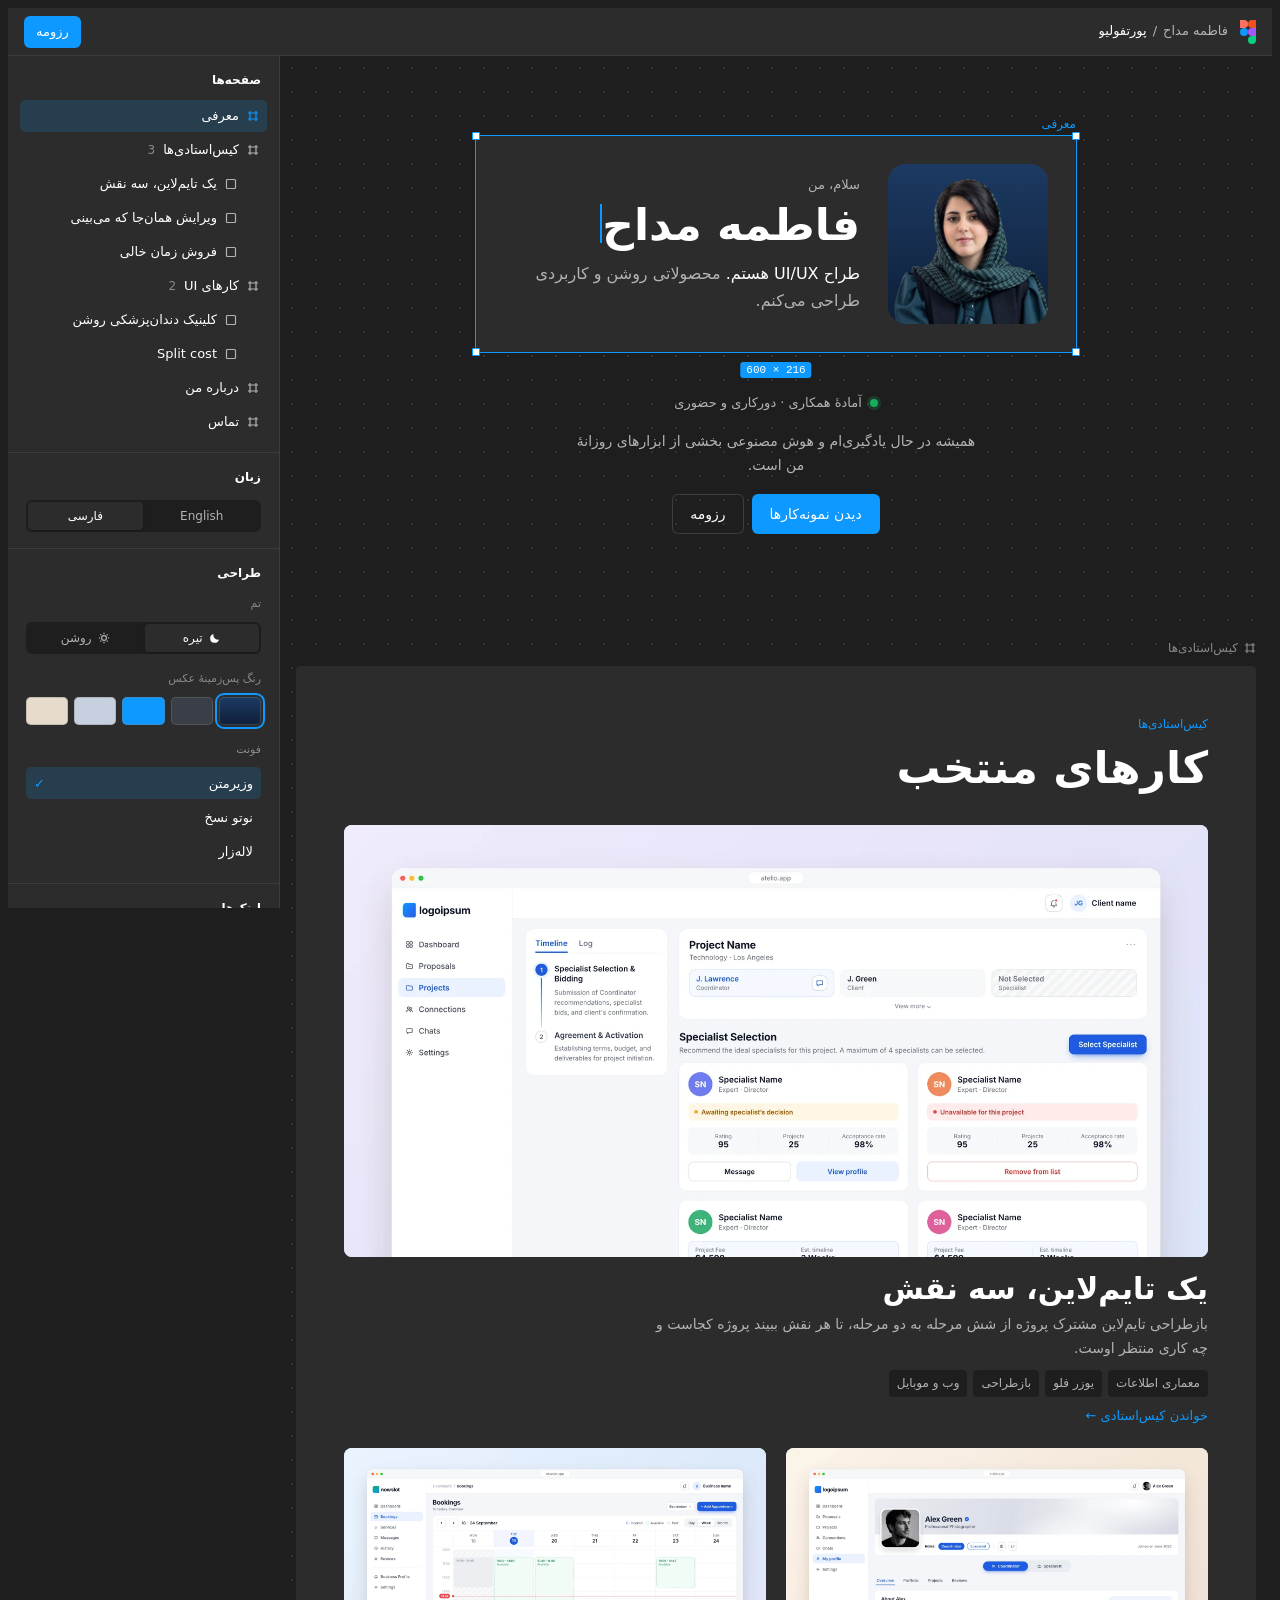
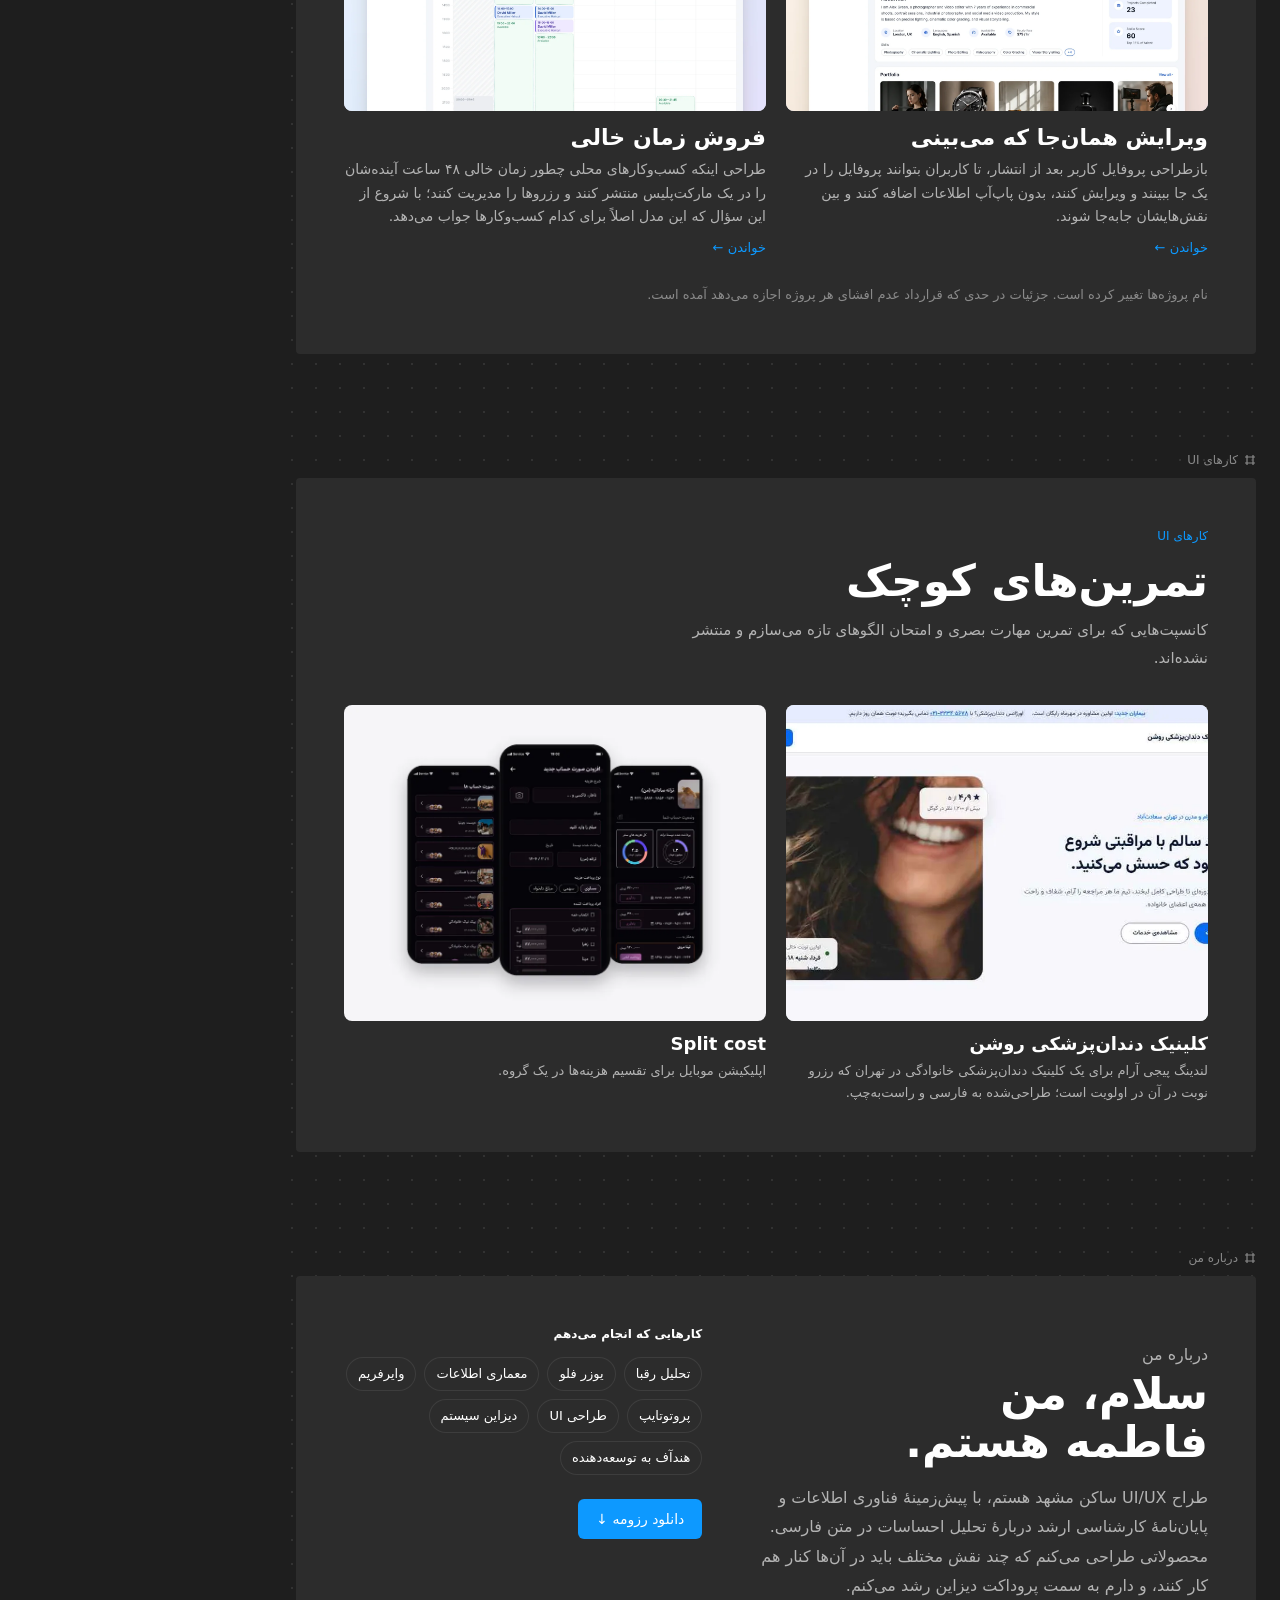
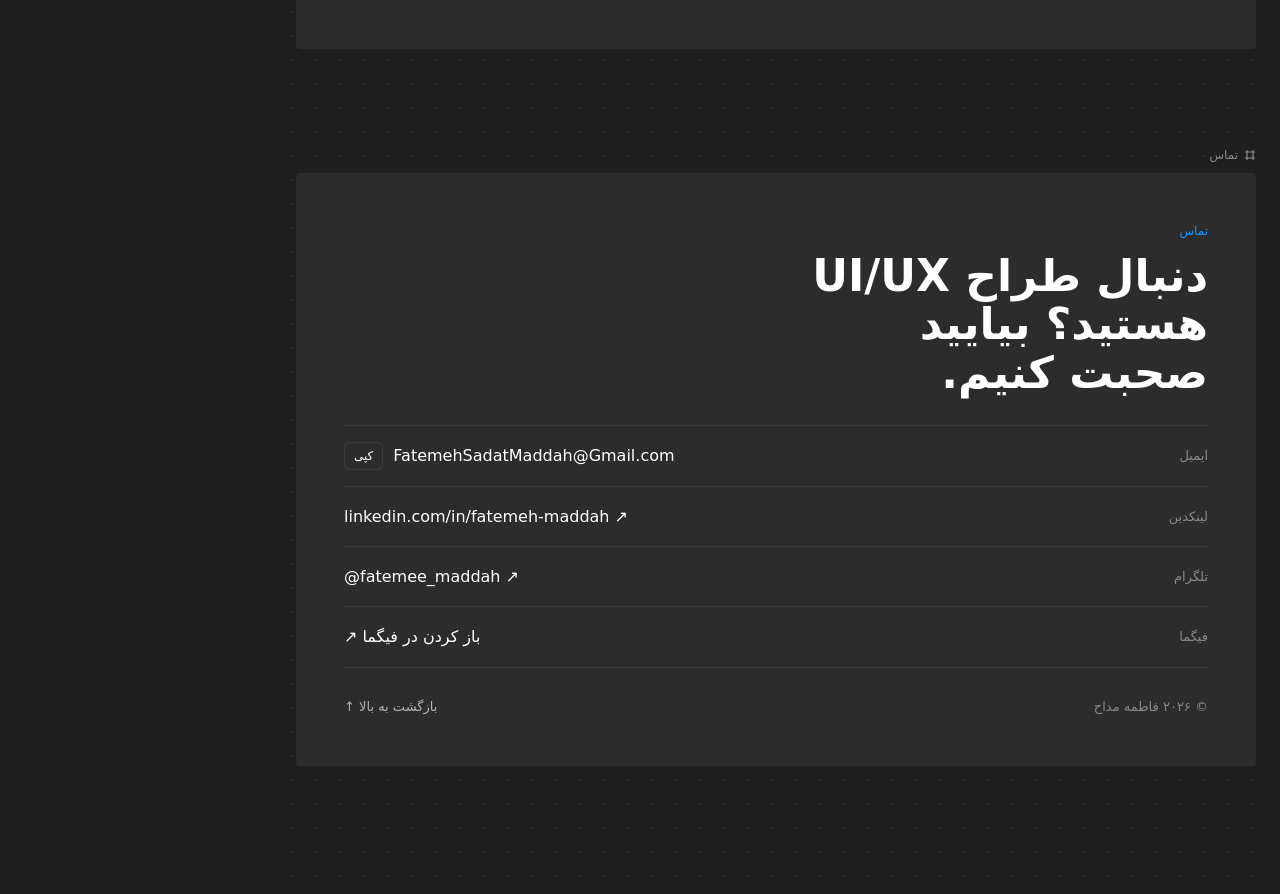
<file: fa/index.html>
<!doctype html>
<html lang="fa" dir="rtl">
<head>
<meta charset="utf-8">
<meta name="viewport" content="width=device-width, initial-scale=1, viewport-fit=cover">
<meta http-equiv="Content-Security-Policy" content="default-src 'self'; script-src 'self' 'unsafe-inline'; style-src 'self' 'unsafe-inline' https://fonts.googleapis.com; font-src https://fonts.gstatic.com; img-src 'self' data:; frame-src 'self'; connect-src 'self'; object-src 'none'; base-uri 'self'; form-action 'none'; upgrade-insecure-requests">
<meta name="referrer" content="strict-origin-when-cross-origin">
<meta name="theme-color" content="#2C2C2C">
<link rel="canonical" href="https://fatemeh-maddah.github.io/fa/">
<link rel="alternate" hreflang="en" href="https://fatemeh-maddah.github.io/">
<link rel="alternate" hreflang="fa" href="https://fatemeh-maddah.github.io/fa/">
<link rel="alternate" hreflang="x-default" href="https://fatemeh-maddah.github.io/">
<title>فاطمه مداح | طراح UI/UX</title>
<meta name="description" content="طراح UI/UX. کیس‌استادی‌ها و نمونه‌کارهای UI فاطمه مداح.">
<link rel="preconnect" href="https://fonts.googleapis.com">
<link rel="preconnect" href="https://fonts.gstatic.com" crossorigin>
<link rel="stylesheet" href="https://fonts.googleapis.com/css2?family=Inter:wght@400;500;600&family=Inter+Tight:wght@600;700&family=JetBrains+Mono:wght@500&display=swap">
<style>
/* Layout: Figma editor shell. Sticky top bar, the page scrolls as a dotted canvas of labelled frames,
   every section listed in a right-hand Layers panel (docked on desktop, a drawer on tablet and phone). */
:root{
  --canvas:#1E1E1E; --panel:#2C2C2C; --panel-2:#383838; --line:#3D3D3D;
  --fg:#FFFFFF; --muted:#B3B3B3; --faint:#8A8A8A;
  --blue:#0D99FF; --blue-hover:#0B87E0; --blue-soft:rgba(13,153,255,.16);
  --ui:"Inter",system-ui,-apple-system,"Segoe UI",sans-serif;
  --display:"Inter Tight","Inter",system-ui,sans-serif;
  --mono:"JetBrains Mono",ui-monospace,Menlo,monospace;
  --top:48px; --side:272px;
  --dots:#323232; --toast-bg:#FFFFFF; --toast-fg:#1E1E1E;
  --dw:600; --dw-name:700; --dls:-.025em; --photo-bg:linear-gradient(180deg,#1C3A63,#0E1F38);
  color-scheme:dark;
}
/* light theme, chosen in the Design panel (own attribute so the host's theme never overrides it) */
:root[data-skin="light"]{
  --canvas:#F5F5F5; --panel:#FFFFFF; --panel-2:#EFEFEF; --line:#E3E3E3;
  --fg:#1E1E1E; --muted:#5C5C5C; --faint:#8C8C8C; --blue-soft:rgba(13,153,255,.12);
  --dots:#D6D6D6; --toast-bg:#1E1E1E; --toast-fg:#FFFFFF;
  color-scheme:light;
}
/* heading fonts */
:root[data-font="serif"]{--display:"Instrument Serif",Georgia,"Times New Roman",serif;--dw:400;--dw-name:400;--dls:-.01em}
:root[data-font="syne"]{--display:"Syne","Inter",system-ui,sans-serif;--dw:700;--dw-name:800;--dls:-.02em}
*{box-sizing:border-box}
html{scroll-behavior:smooth;scroll-padding-top:calc(var(--top) + 24px)}
body{background:var(--canvas);color:var(--fg);font-family:var(--ui);font-size:14px;line-height:1.5;-webkit-font-smoothing:antialiased}
body::before{content:"";position:fixed;inset:0 0 auto;height:env(safe-area-inset-top,0px);background:var(--panel);z-index:30}
a{color:inherit}
:focus-visible{outline:2px solid var(--blue);outline-offset:2px}
.sr{position:absolute;width:1px;height:1px;overflow:hidden;clip:rect(0 0 0 0)}

/* ---------- top bar ---------- */
.top{position:sticky;top:env(safe-area-inset-top,0px);z-index:20;height:var(--top);display:flex;align-items:center;gap:12px;
  background:var(--panel);border-bottom:1px solid var(--line);
  padding-left:max(16px,env(safe-area-inset-left,0px));padding-right:max(16px,env(safe-area-inset-right,0px))}
.logo{width:16px;height:24px;display:grid;grid-template-columns:1fr 1fr;grid-template-rows:repeat(3,1fr);flex:none}
.logo i{display:block}
.logo i:nth-child(1){background:#F24E1E;border-radius:8px 0 0 8px}.logo i:nth-child(2){background:#FF7262;border-radius:0 8px 8px 0}
.logo i:nth-child(3){background:#A259FF;border-radius:8px 0 0 8px}.logo i:nth-child(4){background:var(--blue);border-radius:50%}
.logo i:nth-child(5){background:#0ACF83;border-radius:8px 0 8px 8px}
.crumb{display:flex;gap:6px;min-width:0;white-space:nowrap;overflow:hidden;text-overflow:ellipsis;font-size:13px}
.crumb span{color:var(--muted)} .crumb b{font-weight:500}
.top .grow{flex:1}
.zoom{color:var(--muted);font-size:12px;font-variant-numeric:tabular-nums}
.btn{font:500 13px var(--ui);border:0;border-radius:6px;height:32px;padding:0 12px;display:inline-flex;align-items:center;justify-content:center;gap:6px;
  cursor:pointer;text-decoration:none;white-space:nowrap;color:var(--fg);background:transparent}
.btn-blue{background:var(--blue);color:#fff}.btn-blue:hover{background:var(--blue-hover)}
.btn-line{box-shadow:inset 0 0 0 1px var(--line)}.btn-line:hover{background:var(--panel-2)}
.layers-btn{display:none}

/* ---------- shell ---------- */
.shell{display:grid;grid-template-columns:minmax(0,1fr) var(--side)}
.canvas{min-width:0;background-image:radial-gradient(circle,var(--dots) 1px,transparent 1.3px);background-size:24px 24px;
  padding-block:56px 120px;padding-left:max(16px,env(safe-area-inset-left,0px));padding-right:max(16px,env(safe-area-inset-right,0px))}
.board{max-width:1040px;margin:0 auto;display:flex;flex-direction:column;gap:96px}

/* frame = a section on the canvas, labelled like a Figma frame */
.frm{position:relative;scroll-margin-top:calc(var(--top) + 32px)}
.frm-label{display:flex;align-items:center;gap:6px;font-size:12px;color:var(--faint);margin:0 0 8px;transition:color .15s}
.frm-label svg{flex:none}
.frm-body{background:var(--panel);border-radius:4px;outline:1px solid transparent;transition:outline-color .15s;padding:clamp(20px,4vw,48px)}
.frm:hover .frm-body,.frm.is-current .frm-body{outline-color:var(--blue)}
.frm:hover .frm-label,.frm.is-current .frm-label{color:var(--blue)}
.eyebrow{font-size:12px;font-weight:500;color:var(--blue);margin:0 0 10px;letter-spacing:.02em}
.h2{font:var(--dw) clamp(28px,3.6vw,44px)/1.1 var(--display);letter-spacing:var(--dls);margin:0;text-wrap:balance}
.lead{color:var(--muted);font-size:15px;max-width:60ch;margin:12px 0 0}

/* ---------- intro (animated frame) ---------- */
.intro{display:flex;flex-direction:column;align-items:center;gap:40px;padding-block:24px 8px}
.stage{position:relative;max-width:100%}
.flabel{position:absolute;left:0;top:-22px;font-size:12px;color:var(--blue);font-weight:500;white-space:nowrap}
.frame{position:relative;width:var(--w,600px);height:var(--h,210px);max-width:100%;outline:1px solid var(--blue);background:var(--panel);border-radius:2px;
  transition:width .9s cubic-bezier(.65,0,.25,1),height .9s cubic-bezier(.65,0,.25,1)}
.clip{position:absolute;inset:0;overflow:hidden}
.content{position:absolute;left:0;top:0;display:flex;gap:28px;align-items:center;padding:28px}
.photo{width:160px;height:160px;flex:none;border-radius:18px;overflow:hidden;position:relative;
  background:var(--photo-bg);transition:opacity .5s,transform .6s cubic-bezier(.2,.8,.2,1),background .3s}
.photo img{position:absolute;inset:0;width:100%;height:100%;object-fit:cover;object-position:50% 14%}
.txt{min-width:0}
.hi{font-size:13px;color:var(--muted);margin:0 0 6px;transition:opacity .4s}
.name{font:var(--dw-name) 44px/1.05 var(--display);letter-spacing:var(--dls);margin:0;white-space:nowrap;min-height:1.05em}
.caret{display:inline-block;width:2px;height:.9em;background:var(--blue);margin-left:3px;vertical-align:-.08em;animation:blink 1s steps(1) infinite}
.role{margin:12px 0 0;font-size:16px;color:var(--fg);transition:opacity .5s .1s,transform .5s .1s}
.role span{color:var(--muted)}
.handle{position:absolute;width:8px;height:8px;background:#fff;border:1px solid var(--blue);border-radius:1px;z-index:2}
.h-tl{left:-4px;top:-4px}.h-tr{right:-4px;top:-4px}.h-bl{left:-4px;bottom:-4px}.h-br{right:-4px;bottom:-4px}
.size{position:absolute;left:50%;bottom:-26px;transform:translateX(-50%);background:var(--blue);color:#fff;font:500 11px var(--mono);
  padding:2px 6px;border-radius:3px;white-space:nowrap;font-variant-numeric:tabular-nums}
.cursor{position:absolute;left:0;top:0;pointer-events:none;z-index:5;transition:opacity .3s}
.cursor svg{display:block}
.cursor span{position:absolute;left:14px;top:16px;background:#A259FF;color:#fff;font:500 11px var(--ui);padding:2px 6px;border-radius:0 6px 6px 6px;white-space:nowrap}
.is-hidden{opacity:0}.photo.is-hidden{transform:scale(.88)}.role.is-hidden{transform:translateY(6px)}
.intro-meta{display:flex;flex-direction:column;align-items:center;gap:16px;text-align:center}
.status{display:inline-flex;align-items:center;gap:8px;font-size:13px;color:var(--muted)}
.status i{width:8px;height:8px;border-radius:50%;background:#14AE5C;box-shadow:0 0 0 3px rgba(20,174,92,.2)}
.intro-meta p{margin:0;color:var(--muted);max-width:46ch}
.ctas{display:flex;gap:8px;flex-wrap:wrap;justify-content:center}
.ctas .btn{height:40px;padding:0 18px;font-size:14px}

/* ---------- case studies ---------- */
.cs-grid{display:grid;grid-template-columns:repeat(2,minmax(0,1fr));gap:20px;margin-top:32px}
.card{display:flex;flex-direction:column;gap:14px;text-decoration:none;color:var(--fg);border-radius:10px;padding:10px;margin:-10px;transition:background .15s}
.card:hover{background:var(--panel-2)}
.card.wide{grid-column:1/-1}
.cover{position:relative;aspect-ratio:16/10;border-radius:8px;overflow:hidden;background:#E9E7FB;max-width:100%}
.card.wide .cover{aspect-ratio:16/8}
.cover img{width:100%;height:100%;object-fit:cover;object-position:50% 0;display:block;transition:transform .5s cubic-bezier(.2,.8,.2,1)}
.card:hover .cover img{transform:scale(1.02)}
.card h3{font:var(--dw) 22px/1.2 var(--display);letter-spacing:var(--dls);margin:0}
.card.wide h3{font-size:clamp(24px,2.6vw,30px)}
.card p{margin:6px 0 0;color:var(--muted);max-width:62ch}
.tags{display:flex;flex-wrap:wrap;gap:6px;margin-top:10px}
.tag{font-size:12px;color:var(--muted);background:var(--canvas);border-radius:4px;padding:3px 8px}
.go{font-size:13px;font-weight:500;color:var(--blue);margin-top:8px;display:inline-block}
.nda{font-size:13px;color:var(--faint);margin:24px 0 0}

/* ---------- UI work ---------- */
.ui-grid{display:grid;grid-template-columns:repeat(2,minmax(0,1fr));gap:20px;margin-top:32px}
.ui-card{all:unset;box-sizing:border-box;cursor:pointer;display:flex;flex-direction:column;gap:12px;border-radius:10px;padding:10px;margin:-10px;transition:background .15s}
.ui-card:hover{background:var(--panel-2)}
.ui-card:focus-visible{outline:2px solid var(--blue);outline-offset:2px}
.ui-card .cover{aspect-ratio:4/3}
.ui-card h3{font:var(--dw) 18px/1.25 var(--display);margin:0}
.ui-card p{margin:4px 0 0;color:var(--muted);font-size:13px}

/* ---------- about ---------- */
.about{display:grid;grid-template-columns:minmax(0,1.3fr) minmax(0,1fr);gap:40px;align-items:start}
.about p{color:var(--muted);font-size:16px;line-height:1.6;max-width:58ch;margin:16px 0 0}
.skills h3{font-size:12px;font-weight:600;margin:0 0 12px;color:var(--fg)}
.chips{display:flex;flex-wrap:wrap;gap:8px}
.chip{font-size:13px;border-radius:999px;padding:6px 12px;box-shadow:inset 0 0 0 1px var(--line);color:var(--fg)}
.skills .btn{margin-top:24px;height:40px;padding:0 18px;font-size:14px}

/* ---------- contact ---------- */
.contact .h2{max-width:16ch}
.rows{margin-top:28px;display:flex;flex-direction:column;border-top:1px solid var(--line)}
.crow{display:flex;justify-content:space-between;align-items:center;gap:16px;flex-wrap:wrap;padding:16px 0;border-bottom:1px solid var(--line)}
.crow dt{font-size:13px;color:var(--faint)}
.crow dd{margin:0;display:flex;align-items:center;gap:10px;min-width:0;font-size:16px}
.crow dd a{text-decoration:none;overflow-wrap:anywhere}.crow dd a:hover{color:var(--blue)}
.copy{font:500 12px var(--ui);height:28px;padding:0 10px}
.foot{display:flex;justify-content:space-between;gap:16px;flex-wrap:wrap;margin-top:28px;font-size:13px;color:var(--faint)}
.foot a{color:var(--muted);text-decoration:none}.foot a:hover{color:var(--blue)}

/* ---------- right panel ---------- */
.side{position:sticky;top:calc(var(--top) + env(safe-area-inset-top,0px));height:calc(100vh - var(--top) - env(safe-area-inset-top,0px));
  background:var(--panel);border-left:1px solid var(--line);overflow:auto;display:flex;flex-direction:column}
.side-head{display:none}
.sec{padding:14px 12px;border-bottom:1px solid var(--line);display:flex;flex-direction:column;gap:2px}
.sec h2{font-size:12px;font-weight:600;margin:0 6px 8px}
.row{display:flex;align-items:center;gap:8px;min-height:32px;padding:0 8px;border-radius:5px;color:var(--fg);text-decoration:none;font-size:13px}
.row:hover{background:var(--panel-2)}
.row.active{background:var(--blue-soft)}
.row svg{flex:none;color:var(--muted)}.row.active svg{color:var(--blue)}
.row .meta{margin-left:auto;color:var(--faint);font-size:12px}
.row.child{padding-left:30px}
.links{gap:8px}
.links .btn{width:100%;height:36px}
.btn[aria-disabled="true"]{opacity:.55;cursor:default}
.side .note{font-size:12px;color:var(--faint);margin:2px 6px 0}


.toast{position:fixed;left:50%;top:calc(var(--top) + 12px + env(safe-area-inset-top,0px));transform:translateX(-50%);background:var(--toast-bg);color:var(--toast-fg);
  font-size:13px;padding:8px 12px;border-radius:6px;box-shadow:0 6px 20px rgba(0,0,0,.4);z-index:40;max-width:calc(100vw - 32px)}
.scrim{display:none}
/* ---------- design panel ---------- */
.prop{display:flex;flex-direction:column;gap:8px;margin:2px 6px 12px}
.prop:last-child{margin-bottom:2px}
.prop-label{font-size:11px;color:var(--faint)}
.seg{display:grid;grid-template-columns:1fr 1fr;background:var(--canvas);border-radius:6px;padding:2px;gap:2px}
.seg button{font:500 12px var(--ui);color:var(--muted);background:transparent;border:0;border-radius:4px;height:28px;cursor:pointer;display:flex;align-items:center;justify-content:center;gap:6px}
.seg button[aria-pressed="true"]{background:var(--panel);color:var(--fg);box-shadow:0 1px 2px rgba(0,0,0,.2)}
.fills{display:grid;grid-template-columns:repeat(5,1fr);gap:6px}
.fill{height:28px;border-radius:5px;border:0;cursor:pointer;box-shadow:inset 0 0 0 1px rgba(127,127,127,.35)}
.fill[aria-pressed="true"]{outline:2px solid var(--blue);outline-offset:2px}
.fonts{display:flex;flex-direction:column;gap:2px}
.font-opt{display:flex;align-items:center;justify-content:space-between;gap:8px;height:32px;padding:0 8px;border:0;border-radius:5px;background:transparent;color:var(--fg);font:400 13px var(--ui);cursor:pointer;text-align:left}
.font-opt:hover{background:var(--panel-2)}
.font-opt[aria-pressed="true"]{background:var(--blue-soft)}
.font-opt .chk{color:var(--blue);visibility:hidden}
.font-opt[aria-pressed="true"] .chk{visibility:visible}
@keyframes blink{50%{opacity:0}}

/* ---------- tablet: panel becomes a right drawer ---------- */
@media (max-width:1100px){
  .shell{grid-template-columns:minmax(0,1fr)}
  .layers-btn{display:inline-flex}
  .side{position:fixed;top:0;right:0;bottom:0;height:auto;width:min(320px,88vw);z-index:35;transform:translateX(100%);transition:transform .25s ease;
    padding-top:env(safe-area-inset-top,0px);padding-bottom:env(safe-area-inset-bottom,0px);padding-right:env(safe-area-inset-right,0px);box-shadow:-12px 0 40px rgba(0,0,0,.4)}
  .side-head{display:flex;justify-content:space-between;align-items:center;padding:10px 12px 10px 18px;border-bottom:1px solid var(--line);font-weight:600}
  body.panel-open .side{transform:none}
  body.panel-open .scrim{display:block;position:fixed;inset:0;background:rgba(0,0,0,.45);z-index:34}
}
/* ---------- phone: drawer slides up from the bottom ---------- */
@media (max-width:720px){
  .zoom,.top .resume-top{display:none}
  .board{gap:72px}
  .canvas{padding-block:40px 80px}
  .side{top:auto;left:0;right:0;width:auto;max-height:82vh;border-left:0;border-top:1px solid var(--line);border-radius:14px 14px 0 0;
    transform:translateY(100%);padding-left:env(safe-area-inset-left,0px)}
  .content{flex-direction:column;align-items:flex-start;gap:16px;padding:22px}
  .photo{width:112px;height:112px;border-radius:14px}
  .name{font-size:32px}
  .role{font-size:15px}
  .cs-grid,.ui-grid{grid-template-columns:minmax(0,1fr)}
  .card.wide .cover{aspect-ratio:16/10}
  .about{grid-template-columns:minmax(0,1fr);gap:28px}
}
@media (max-width:720px){
  .foot a{display:inline-flex;align-items:center;min-height:44px}
  .row{min-height:44px}
  .seg button{height:40px}
  .copy{height:36px}
}
@media (prefers-reduced-motion:reduce){
  html{scroll-behavior:auto}
  .frame,.photo,.role,.hi,.side,.cover img{transition:none}
  .caret{animation:none}
}

/* ---------- panel on the left ---------- */
.shell{grid-template-columns:var(--side) minmax(0,1fr)}
.shell>.side{order:-1;border-left:0;border-right:1px solid var(--line)}
@media (max-width:1100px){
  .shell{grid-template-columns:minmax(0,1fr)}
  .side{left:0;right:auto;transform:translateX(-100%);box-shadow:12px 0 40px rgba(0,0,0,.4);
    padding-right:0;padding-left:env(safe-area-inset-left,0px)}
}
@media (max-width:720px){
  .side{right:0;border-right:0;transform:translateY(100%)}
}

@media (max-width:1100px){body.panel-open .side{transform:none}}
</style>
<style>.seg a{font:500 12px var(--ui);color:var(--muted);text-decoration:none;border-radius:4px;height:28px;display:flex;align-items:center;justify-content:center}.seg a[aria-current="page"]{background:var(--panel);color:var(--fg);box-shadow:0 1px 2px rgba(0,0,0,.2)}.seg a:hover{color:var(--fg)}@media (max-width:720px){.seg a{height:40px}}</style>
<link rel="stylesheet" href="https://fonts.googleapis.com/css2?family=Vazirmatn:wght@400;500;600;700;800&display=swap">
<link rel="stylesheet" href="../assets/fa.css">
</head>
<body>
<header class="top">
  <div class="logo" aria-hidden="true"><i></i><i></i><i></i><i></i><i></i></div>
  <div class="crumb"><span>فاطمه مداح</span><span>/</span><b>پورتفولیو</b></div>
  <div class="grow"></div>
  <a class="btn btn-blue resume-top" href="../Fatemeh-Maddah-Resume.pdf" target="_blank" rel="noopener">رزومه</a>
  <button class="btn btn-line layers-btn" type="button" id="openPanel" aria-controls="panel" aria-expanded="false">
    <svg width="14" height="14" viewBox="0 0 14 14" fill="none" stroke="currentColor" stroke-width="1.3"><path d="M3.5 1.5h4.5l2.5 2.5v8.5h-7z"/><path d="M8 1.5V4h2.5M5 7.5h4M5 9.5h4"/></svg>صفحه‌ها</button>
</header>

<div class="shell">
  <main class="canvas" id="top">
    <div class="board">

      <!-- Intro -->
      <section class="frm intro" id="intro" aria-label="معرفی">
        <div class="stage" id="stage">
          <div class="flabel">معرفی</div>
          <div class="frame" id="frame">
            <div class="clip">
              <div class="content" id="content">
                <div class="photo" id="photo"><img src="../assets/photo/fatemeh.webp" alt="عکس فاطمه مداح" width="480" height="480"></div>
                <div class="txt">
                  <p class="hi" id="hi">سلام، من</p>
                  <h1 class="name"><span class="sr">فاطمه مداح</span><span id="typed" aria-hidden="true">فاطمه مداح</span><span class="caret" aria-hidden="true"></span></h1>
                  <p class="role" id="role">طراح UI/UX هستم. <span>محصولاتی روشن و کاربردی طراحی می‌کنم.</span></p>
                </div>
              </div>
            </div>
            <i class="handle h-tl"></i><i class="handle h-tr"></i><i class="handle h-bl"></i><i class="handle h-br"></i>
            <div class="size" id="size" aria-hidden="true">600 × 210</div>
          </div>
          <div class="cursor is-hidden" id="cursor" aria-hidden="true">
            <svg width="16" height="20" viewBox="0 0 16 20"><path d="M1 1l13 10.5-6 .7-3.3 6.3z" fill="#A259FF" stroke="#fff" stroke-width="1.2" stroke-linejoin="round"/></svg>
            <span>فاطمه</span>
          </div>
        </div>
        <div class="intro-meta">
          <span class="status"><i></i>آمادهٔ همکاری · دورکاری و حضوری</span>
          <p>همیشه در حال یادگیری‌ام و هوش مصنوعی بخشی از ابزارهای روزانهٔ من است.</p>
          <div class="ctas">
            <a class="btn btn-blue" href="#work">دیدن نمونه‌کارها</a>
            <a class="btn btn-line" href="../Fatemeh-Maddah-Resume.pdf" target="_blank" rel="noopener">رزومه</a>
          </div>
        </div>
      </section>

      <!-- Case studies -->
      <section class="frm" id="work" aria-labelledby="work-h">
        <div class="frm-label"><svg width="12" height="12" viewBox="0 0 12 12" fill="none" stroke="currentColor" stroke-width="1.2"><path d="M3 1v10M9 1v10M1 3h10M1 9h10"/></svg>کیس‌استادی‌ها</div>
        <div class="frm-body">
          <p class="eyebrow">کیس‌استادی‌ها</p>
          <h2 class="h2" id="work-h">کارهای منتخب</h2>
          <div class="cs-grid">
            <a class="card wide" id="cs-1" href="one-timeline-three-roles.html" data-page>
              <div class="cover"><img width="1600" height="1000" src="../assets/cs/cs1-01-cover.webp" alt="یک تایم‌لاین، سه نقش: صفحهٔ تایم‌لاین پروژه" loading="lazy"></div>
              <div>
                <h3>یک تایم‌لاین، سه نقش</h3>
                <p>بازطراحی تایم‌لاین مشترک پروژه از شش مرحله به دو مرحله، تا هر نقش ببیند پروژه کجاست و چه کاری منتظر اوست.</p>
                <div class="tags"><span class="tag">معماری اطلاعات</span><span class="tag">یوزر فلو</span><span class="tag">بازطراحی</span><span class="tag">وب و موبایل</span></div>
                <span class="go">خواندن کیس‌استادی ←</span>
              </div>
            </a>
            <a class="card" id="cs-2" href="editing-where-you-see-it.html" data-page>
              <div class="cover"><img width="1600" height="1000" src="../assets/cs/cs3-01-cover.webp" alt="ویرایش همان‌جا که می‌بینی: صفحهٔ پروفایل بازطراحی‌شده" loading="lazy"></div>
              <div>
                <h3>ویرایش همان‌جا که می‌بینی</h3>
                <p>بازطراحی پروفایل کاربر بعد از انتشار، تا کاربران بتوانند پروفایل را در یک جا ببینند و ویرایش کنند، بدون پاپ‌آپ اطلاعات اضافه کنند و بین نقش‌هایشان جابه‌جا شوند.</p>
                <span class="go">خواندن ←</span>
              </div>
            </a>
            <a class="card" id="cs-3" href="selling-empty-time.html" data-page>
              <div class="cover"><img width="1600" height="1000" src="../assets/cs/cs4-01-cover.webp" alt="فروش زمان خالی: داشبورد کسب‌وکار" loading="lazy"></div>
              <div>
                <h3>فروش زمان خالی</h3>
                <p>طراحی اینکه کسب‌وکارهای محلی چطور زمان خالی ۴۸ ساعت آینده‌شان را در یک مارکت‌پلیس منتشر کنند و رزروها را مدیریت کنند؛ با شروع از این سؤال که این مدل اصلاً برای کدام کسب‌وکارها جواب می‌دهد.</p>
                <span class="go">خواندن ←</span>
              </div>
            </a>
          </div>
          <p class="nda">نام پروژه‌ها تغییر کرده است. جزئیات در حدی که قرارداد عدم افشای هر پروژه اجازه می‌دهد آمده است.</p>
        </div>
      </section>

      <!-- UI work -->
      <section class="frm" id="ui-work" aria-labelledby="ui-h">
        <div class="frm-label"><svg width="12" height="12" viewBox="0 0 12 12" fill="none" stroke="currentColor" stroke-width="1.2"><path d="M3 1v10M9 1v10M1 3h10M1 9h10"/></svg>کارهای UI</div>
        <div class="frm-body">
          <p class="eyebrow">کارهای UI</p>
          <h2 class="h2" id="ui-h">تمرین‌های کوچک</h2>
          <p class="lead">کانسپت‌هایی که برای تمرین مهارت بصری و امتحان الگوهای تازه می‌سازم و منتشر نشده‌اند.</p>
          <div class="ui-grid">
            <a class="ui-card" id="ui-1" href="roshan-dental.html" data-page>
              <div class="cover" style="background:#E4EEEB"><img width="900" height="535" src="../assets/ui/roshan-cover.webp" alt="کانسپت لندینگ پیج کلینیک دندان‌پزشکی روشن" loading="lazy"></div>
              <div><h3>کلینیک دندان‌پزشکی روشن</h3><p>لندینگ پیجی آرام برای یک کلینیک دندان‌پزشکی خانوادگی در تهران که رزرو نوبت در آن در اولویت است؛ طراحی‌شده به فارسی و راست‌به‌چپ.</p></div>
            </a>
            <a class="ui-card" id="ui-2" href="split-cost.html" data-page>
              <div class="cover" style="background:#F5F5F7"><img width="900" height="675" src="../assets/ui/split-cover.webp" alt="صفحه‌های اپلیکیشن Split cost" loading="lazy" style="object-position:center"></div>
              <div><h3>Split cost</h3><p>اپلیکیشن موبایل برای تقسیم هزینه‌ها در یک گروه.</p></div>
            </a>
          </div>
        </div>
      </section>

      <!-- About -->
      <section class="frm" id="about" aria-labelledby="about-h">
        <div class="frm-label"><svg width="12" height="12" viewBox="0 0 12 12" fill="none" stroke="currentColor" stroke-width="1.2"><path d="M3 1v10M9 1v10M1 3h10M1 9h10"/></svg>درباره من</div>
        <div class="frm-body about">
          <div>
            <p class="eyebrow">درباره من</p>
            <h2 class="h2" id="about-h">سلام، من فاطمه هستم.</h2>
            <p>طراح UI/UX ساکن مشهد هستم، با پیش‌زمینهٔ فناوری اطلاعات و پایان‌نامهٔ کارشناسی ارشد دربارهٔ تحلیل احساسات در متن فارسی. محصولاتی طراحی می‌کنم که چند نقش مختلف باید در آن‌ها کنار هم کار کنند، و دارم به سمت پروداکت دیزاین رشد می‌کنم.</p>
          </div>
          <div class="skills">
            <h3>کارهایی که انجام می‌دهم</h3>
            <div class="chips">
              <span class="chip">تحلیل رقبا</span><span class="chip">یوزر فلو</span><span class="chip">معماری اطلاعات</span>
              <span class="chip">وایرفریم</span><span class="chip">پروتوتایپ</span><span class="chip">طراحی UI</span>
              <span class="chip">دیزاین سیستم</span><span class="chip">هندآف به توسعه‌دهنده</span>
            </div>
            <a class="btn btn-blue" href="../Fatemeh-Maddah-Resume.pdf" target="_blank" rel="noopener">دانلود رزومه ↓</a>
          </div>
        </div>
      </section>

      <!-- Contact -->
      <section class="frm contact" id="contact" aria-labelledby="contact-h">
        <div class="frm-label"><svg width="12" height="12" viewBox="0 0 12 12" fill="none" stroke="currentColor" stroke-width="1.2"><path d="M3 1v10M9 1v10M1 3h10M1 9h10"/></svg>تماس</div>
        <div class="frm-body">
          <p class="eyebrow">تماس</p>
          <h2 class="h2" id="contact-h">دنبال طراح UI/UX هستید؟ بیایید صحبت کنیم.</h2>
          <dl class="rows">
            <div class="crow"><dt>ایمیل</dt><dd><a href="mailto:FatemehSadatMaddah@Gmail.com" id="email">FatemehSadatMaddah@Gmail.com</a><button class="btn btn-line copy" type="button" id="copyEmail">کپی</button></dd></div>
            <div class="crow"><dt>لینکدین</dt><dd><a href="https://www.linkedin.com/in/fatemeh-maddah/" target="_blank" rel="noopener">linkedin.com/in/fatemeh-maddah ↗</a></dd></div>
            <div class="crow"><dt>تلگرام</dt><dd><a href="https://t.me/fatemee_maddah" target="_blank" rel="noopener">@fatemee_maddah ↗</a></dd></div>
            <div class="crow"><dt>فیگما</dt><dd><a href="https://www.figma.com/design/IYb5JQwZ62sMDHg5AlnyRL?node-id=764-17307" target="_blank" rel="noopener">باز کردن در فیگما ↗</a></dd></div>
          </dl>
          <div class="foot"><span>© ۲۰۲۶ فاطمه مداح</span><a href="#top">بازگشت به بالا ↑</a></div>
        </div>
      </section>

    </div>
  </main>

  <aside class="side" id="panel" aria-label="صفحه‌ها">
    <div class="side-head">صفحه‌ها<button class="btn btn-line" type="button" id="closePanel" aria-label="بستن صفحه‌ها">✕</button></div>
    <nav class="sec" aria-label="صفحه‌ها">
      <h2>صفحه‌ها</h2>
      <a class="row active" href="#intro" data-spy="intro"><svg width="12" height="12" viewBox="0 0 12 12" fill="none" stroke="currentColor" stroke-width="1.2"><path d="M3 1v10M9 1v10M1 3h10M1 9h10"/></svg>معرفی</a>
      <a class="row" href="#work" data-spy="work"><svg width="12" height="12" viewBox="0 0 12 12" fill="none" stroke="currentColor" stroke-width="1.2"><path d="M3 1v10M9 1v10M1 3h10M1 9h10"/></svg>کیس‌استادی‌ها<span class="meta">3</span></a>
      <a class="row child" href="one-timeline-three-roles.html" data-page><svg width="12" height="12" viewBox="0 0 12 12" fill="none" stroke="currentColor" stroke-width="1.2"><rect x="1.5" y="1.5" width="9" height="9" rx="1"/></svg>یک تایم‌لاین، سه نقش</a>
      <a class="row child" href="editing-where-you-see-it.html" data-page><svg width="12" height="12" viewBox="0 0 12 12" fill="none" stroke="currentColor" stroke-width="1.2"><rect x="1.5" y="1.5" width="9" height="9" rx="1"/></svg>ویرایش همان‌جا که می‌بینی</a>
      <a class="row child" href="selling-empty-time.html" data-page><svg width="12" height="12" viewBox="0 0 12 12" fill="none" stroke="currentColor" stroke-width="1.2"><rect x="1.5" y="1.5" width="9" height="9" rx="1"/></svg>فروش زمان خالی</a>
      <a class="row" href="#ui-work" data-spy="ui-work"><svg width="12" height="12" viewBox="0 0 12 12" fill="none" stroke="currentColor" stroke-width="1.2"><path d="M3 1v10M9 1v10M1 3h10M1 9h10"/></svg>کارهای UI<span class="meta">2</span></a>
      <a class="row child" href="roshan-dental.html" data-page><svg width="12" height="12" viewBox="0 0 12 12" fill="none" stroke="currentColor" stroke-width="1.2"><rect x="1.5" y="1.5" width="9" height="9" rx="1"/></svg>کلینیک دندان‌پزشکی روشن</a>
      <a class="row child" href="split-cost.html" data-page><svg width="12" height="12" viewBox="0 0 12 12" fill="none" stroke="currentColor" stroke-width="1.2"><rect x="1.5" y="1.5" width="9" height="9" rx="1"/></svg>Split cost</a>
      <a class="row" href="#about" data-spy="about"><svg width="12" height="12" viewBox="0 0 12 12" fill="none" stroke="currentColor" stroke-width="1.2"><path d="M3 1v10M9 1v10M1 3h10M1 9h10"/></svg>درباره من</a>
      <a class="row" href="#contact" data-spy="contact"><svg width="12" height="12" viewBox="0 0 12 12" fill="none" stroke="currentColor" stroke-width="1.2"><path d="M3 1v10M9 1v10M1 3h10M1 9h10"/></svg>تماس</a>
    </nav>
    <div class="sec" aria-label="زبان">
      <h2>زبان</h2>
      <div class="prop"><div class="seg" role="group" aria-label="زبان"><a href="../index.html" lang="en" hreflang="en">English</a><a href="index.html" lang="fa" hreflang="fa" aria-current="page">فارسی</a></div></div>
    </div>
    <div class="sec" aria-label="طراحی">
      <h2>طراحی</h2>
      <div class="prop"><span class="prop-label" id="lbl-theme">تم</span>
        <div class="seg" role="group" aria-labelledby="lbl-theme">
          <button type="button" data-skin="dark" aria-pressed="true"><svg width="12" height="12" viewBox="0 0 12 12"><path d="M10 7.5A4.5 4.5 0 014.5 2a4.5 4.5 0 105.5 5.5z" fill="currentColor"/></svg>تیره</button>
          <button type="button" data-skin="light" aria-pressed="false"><svg width="12" height="12" viewBox="0 0 12 12" fill="none" stroke="currentColor" stroke-width="1.2"><circle cx="6" cy="6" r="2.4"/><path d="M6 .8v1.4M6 9.8v1.4M.8 6h1.4M9.8 6h1.4M2.3 2.3l1 1M8.7 8.7l1 1M2.3 9.7l1-1M8.7 3.3l1-1"/></svg>روشن</button>
        </div></div>
      <div class="prop"><span class="prop-label" id="lbl-fill">رنگ پس‌زمینهٔ عکس</span>
        <div class="fills" role="group" aria-labelledby="lbl-fill">
          <button class="fill" type="button" data-fill="deep" aria-pressed="true" aria-label="آبی تیره" title="آبی تیره" style="background:linear-gradient(180deg,#1C3A63,#0E1F38)"></button>
          <button class="fill" type="button" data-fill="grey" aria-pressed="false" aria-label="خاکستری" title="خاکستری" style="background:#3A3F47"></button>
          <button class="fill" type="button" data-fill="blue" aria-pressed="false" aria-label="آبی فیگما" title="آبی فیگما" style="background:#0D99FF"></button>
          <button class="fill" type="button" data-fill="soft" aria-pressed="false" aria-label="آبی‌خاکستری روشن" title="آبی‌خاکستری روشن" style="background:#C6D0DE"></button>
          <button class="fill" type="button" data-fill="sand" aria-pressed="false" aria-label="شنی" title="شنی" style="background:#E7DCCB"></button>
        </div></div>
      <div class="prop"><span class="prop-label" id="lbl-font">فونت</span>
        <div class="fonts" role="group" aria-labelledby="lbl-font">
          <button class="font-opt" type="button" data-font="inter" aria-pressed="true">وزیرمتن<span class="chk">✓</span></button>
          <button class="font-opt" type="button" data-font="serif" aria-pressed="false">نوتو نسخ<span class="chk">✓</span></button>
          <button class="font-opt" type="button" data-font="syne" aria-pressed="false">لاله‌زار<span class="chk">✓</span></button>
        </div></div>
    </div>
    <div class="sec links">
      <h2>لینک‌ها</h2>
      <a class="btn btn-blue" href="../Fatemeh-Maddah-Resume.pdf" target="_blank" rel="noopener">دانلود رزومه</a>
      <a class="btn btn-line" href="https://www.figma.com/design/IYb5JQwZ62sMDHg5AlnyRL?node-id=764-17307" target="_blank" rel="noopener">فیگما ↗</a>
      <a class="btn btn-line" href="https://www.linkedin.com/in/fatemeh-maddah/" target="_blank" rel="noopener">لینکدین ↗</a>
    </div>
  </aside>
</div>
<div class="scrim" id="scrim"></div>

<div class="toast" id="toast" hidden></div>

<script>
(function(){
  const $=id=>document.getElementById(id);
  const reduce=matchMedia('(prefers-reduced-motion: reduce)').matches;
  const wait=ms=>new Promise(r=>setTimeout(r,ms));

  /* ---- intro frame: close, drag open, type the name, show photo, repeat ---- */
  const frame=$('frame'),content=$('content'),typed=$('typed'),photo=$('photo'),role=$('role'),hi=$('hi'),size=$('size'),cursor=$('cursor'),stage=$('stage');
  const NAME=document.documentElement.lang==='fa'?'فاطمه مداح':'Fatemeh Maddah'; let W=600,H=210,raf=0,running=false;
  function measure(){
    const t=typed.textContent; typed.textContent=NAME;
    const hid=[photo,role,hi].map(e=>e.classList.contains('is-hidden'));
    [photo,role,hi].forEach(e=>e.classList.remove('is-hidden'));
    content.style.width='auto';
    const maxW=Math.min(640,stage.closest('.board').clientWidth-8);
    content.style.width=Math.min(content.scrollWidth,maxW)+'px';
    W=Math.round(content.offsetWidth); H=Math.round(content.offsetHeight);
    typed.textContent=t; [photo,role,hi].forEach((e,i)=>hid[i]&&e.classList.add('is-hidden'));
  }
  const setSize=(w,h)=>{frame.style.setProperty('--w',w+'px');frame.style.setProperty('--h',h+'px')};
  function track(){const w=Math.round(frame.offsetWidth),h=Math.round(frame.offsetHeight);size.textContent=w+' × '+h;
    cursor.style.transform='translate('+(w-2)+'px,'+(h-2)+'px)';raf=requestAnimationFrame(track)}
  measure(); setSize(W,H); size.textContent=W+' × '+H;
  async function loop(){
    running=true; await wait(2200);
    while(true){
      [photo,role,hi].forEach(e=>e.classList.add('is-hidden')); await wait(350);
      typed.textContent=''; cursor.classList.remove('is-hidden'); track();
      setSize(0,0); await wait(1000);
      setSize(Math.round(W*.62),Math.round(H*.6)); await wait(950);
      setSize(W,H); await wait(950);
      cancelAnimationFrame(raf); cursor.classList.add('is-hidden'); size.textContent=W+' × '+H;
      hi.classList.remove('is-hidden'); await wait(250);
      for(let i=1;i<=NAME.length;i++){typed.textContent=NAME.slice(0,i);await wait(70+Math.random()*60)}
      await wait(250); photo.classList.remove('is-hidden'); await wait(350); role.classList.remove('is-hidden');
      await wait(5000);
    }
  }
  if(!reduce) loop();
  let rt; addEventListener('resize',()=>{clearTimeout(rt);rt=setTimeout(()=>{measure();setSize(W,H);size.textContent=W+' × '+H},200)});

  /* ---- layers panel: scroll-spy + drawer on smaller screens ---- */
  const rows=[...document.querySelectorAll('[data-spy]')];
  const frames=rows.map(r=>$(r.dataset.spy));
  const io=new IntersectionObserver(es=>{es.forEach(e=>{if(e.isIntersecting){
    rows.forEach(r=>r.classList.toggle('active',r.dataset.spy===e.target.id));
    frames.forEach(f=>f.classList.toggle('is-current',f===e.target));}})},{rootMargin:'-45% 0px -50% 0px'});
  frames.forEach(f=>io.observe(f));
  const open=$('openPanel');
  const setPanel=on=>{document.body.classList.toggle('panel-open',on);open.setAttribute('aria-expanded',on)};
  open.addEventListener('click',()=>setPanel(true));
  $('closePanel').addEventListener('click',()=>setPanel(false));
  $('scrim').addEventListener('click',()=>setPanel(false));
  $('panel').addEventListener('click',e=>{if(e.target.closest('a'))setPanel(false)});
  addEventListener('keydown',e=>{if(e.key==='Escape')setPanel(false)});

  /* ---- design panel: theme, photo fill, heading font (remembered per visitor) ---- */
  const root=document.documentElement;
  const FILLS={deep:'linear-gradient(180deg,#1C3A63,#0E1F38)',grey:'#3A3F47',blue:'#0D99FF',soft:'#C6D0DE',sand:'#E7DCCB'};
  const FA=root.lang==='fa';
  const FONT_CSS=FA?{serif:'https://fonts.googleapis.com/css2?family=Noto+Naskh+Arabic:wght@600;700&display=swap',syne:'https://fonts.googleapis.com/css2?family=Lalezar&display=swap'}
                   :{serif:'https://fonts.googleapis.com/css2?family=Instrument+Serif&display=swap',syne:'https://fonts.googleapis.com/css2?family=Syne:wght@700;800&display=swap'};
  const FONT_NAME=FA?{serif:'Noto Naskh Arabic',syne:'Lalezar'}:{serif:'Instrument Serif',syne:'Syne'};
  const store={get:k=>{try{return localStorage.getItem('fm-'+k)}catch(e){return null}},set:(k,v)=>{try{localStorage.setItem('fm-'+k,v)}catch(e){}}};
  const press=(sel,attr,val)=>document.querySelectorAll(sel).forEach(b=>b.setAttribute('aria-pressed',b.dataset[attr]===val));
  function setSkin(v){root.dataset.skin=v;press('[data-skin]','skin',v);store.set('skin',v)}
  function setFill(v){if(!FILLS[v])return;root.style.setProperty('--photo-bg',FILLS[v]);press('[data-fill]','fill',v);store.set('fill',v)}
  async function setFont(v){
    press('.font-opt','font',v);store.set('font',v);
    if(FONT_CSS[v]&&!document.querySelector('link[data-f="'+v+'"]')){
      const l=document.createElement('link');l.rel='stylesheet';l.href=FONT_CSS[v];l.dataset.f=v;document.head.appendChild(l);
    }
    if(FONT_NAME[v]){try{await document.fonts.load('400 44px "'+FONT_NAME[v]+'"')}catch(e){}}
    if(v==='inter')delete root.dataset.font;else root.dataset.font=v;
    measure();setSize(W,H);size.textContent=W+' × '+H;
  }
  document.querySelectorAll('[data-skin]').forEach(b=>b.addEventListener('click',()=>setSkin(b.dataset.skin)));
  document.querySelectorAll('[data-fill]').forEach(b=>b.addEventListener('click',()=>setFill(b.dataset.fill)));
  document.querySelectorAll('.font-opt').forEach(b=>b.addEventListener('click',()=>setFont(b.dataset.font)));
  if(store.get('skin')==='light')setSkin('light');
  if(store.get('fill'))setFill(store.get('fill'));
  if(store.get('font')&&store.get('font')!=='inter')setFont(store.get('font'));

  /* ---- copy email ---- */
  const toast=$('toast'); let tt;
  const say=m=>{toast.textContent=m;toast.hidden=false;clearTimeout(tt);tt=setTimeout(()=>toast.hidden=true,2400)};
  $('copyEmail').addEventListener('click',()=>{
    const v=$('email').textContent;
    (navigator.clipboard?navigator.clipboard.writeText(v):Promise.reject()).then(()=>say(document.documentElement.lang==='fa'?'ایمیل کپی شد':'Email copied'),()=>{
      const r=document.createRange();r.selectNodeContents($('email'));const s=getSelection();s.removeAllRanges();s.addRange(r);say(document.documentElement.lang==='fa'?'ایمیل انتخاب شد؛ Ctrl+C را بزنید':'Email selected, press Ctrl+C');});
  });

  /* ---- preview only: the sandbox cannot open the PDF ---- */
  if(!/github\.io$/.test(location.hostname)){
    document.querySelectorAll('a[href$=".pdf"]').forEach(a=>a.addEventListener('click',e=>{e.preventDefault();say(document.documentElement.lang==='fa'?'فایل PDF رزومه روی سایت اصلی باز می‌شود.':'Opens the resume PDF on the live site.')}));
  }
})();
</script>
</body>
</html>
</file>
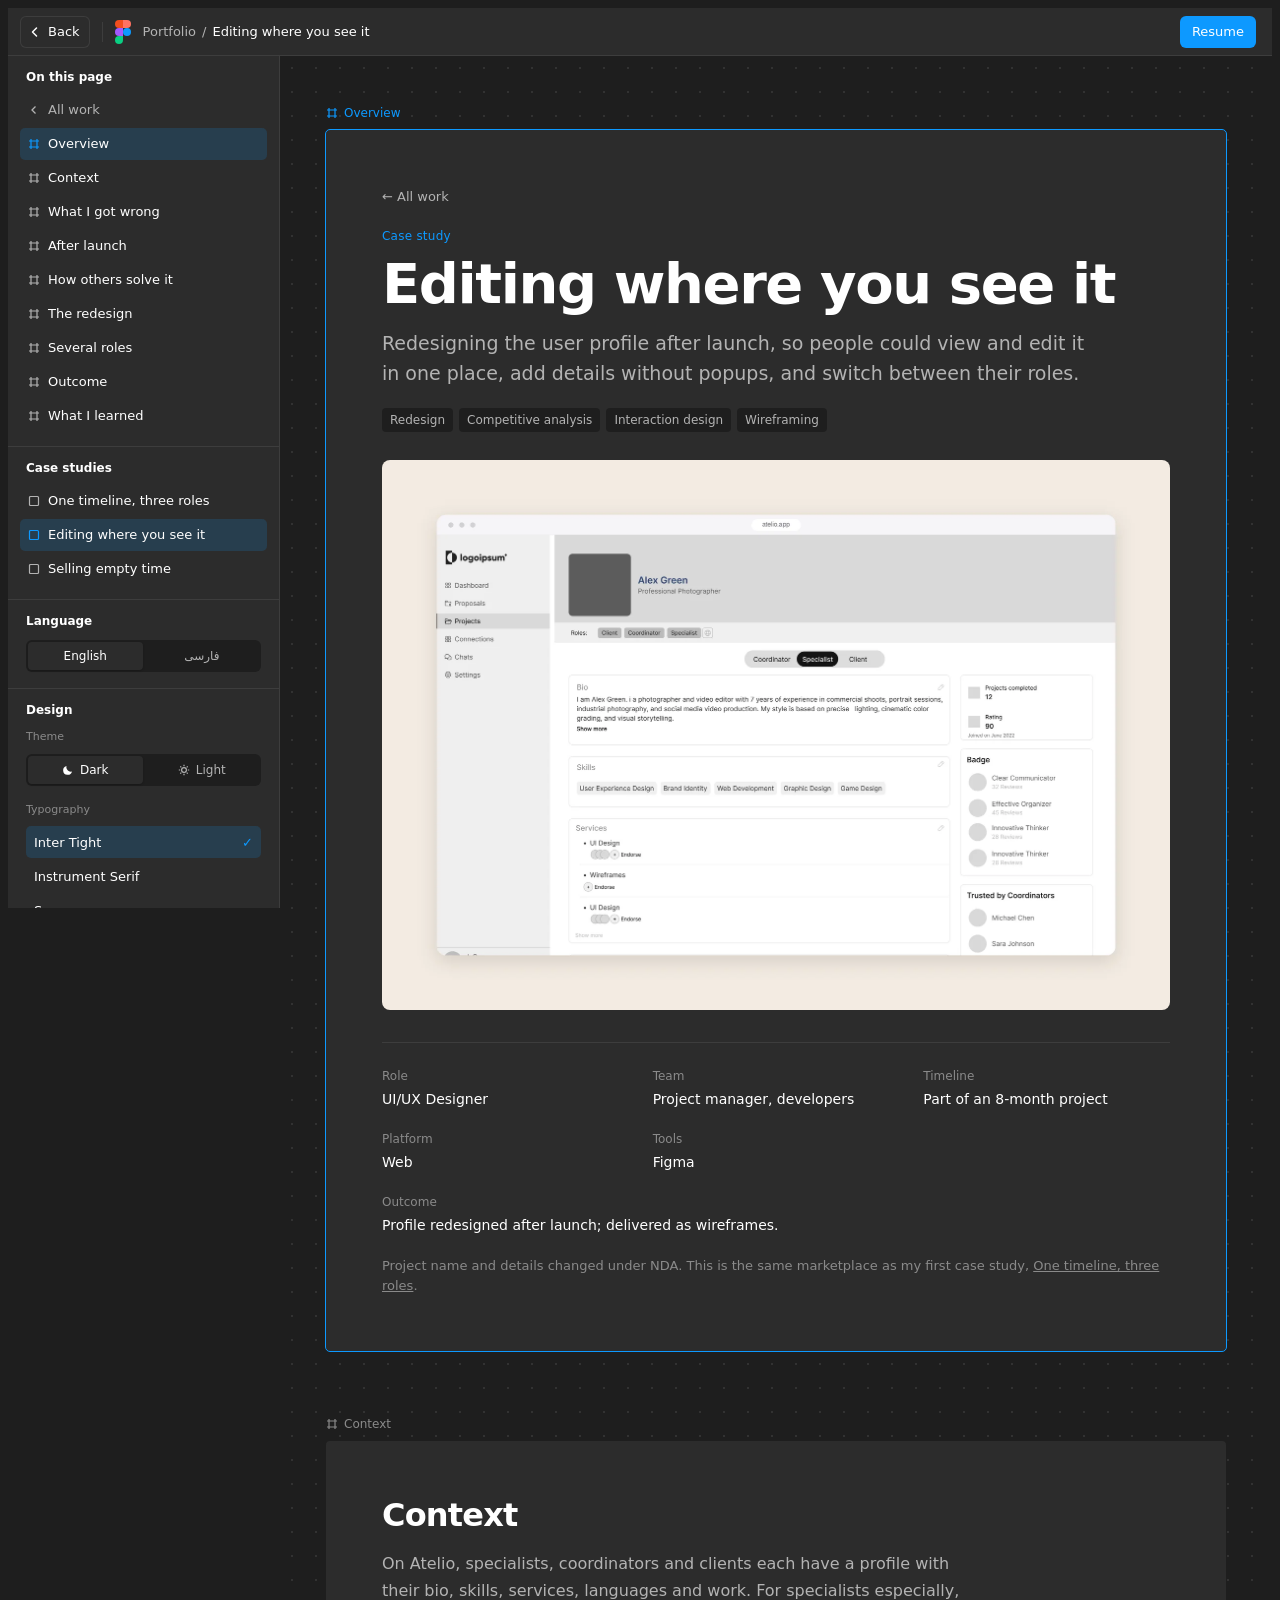
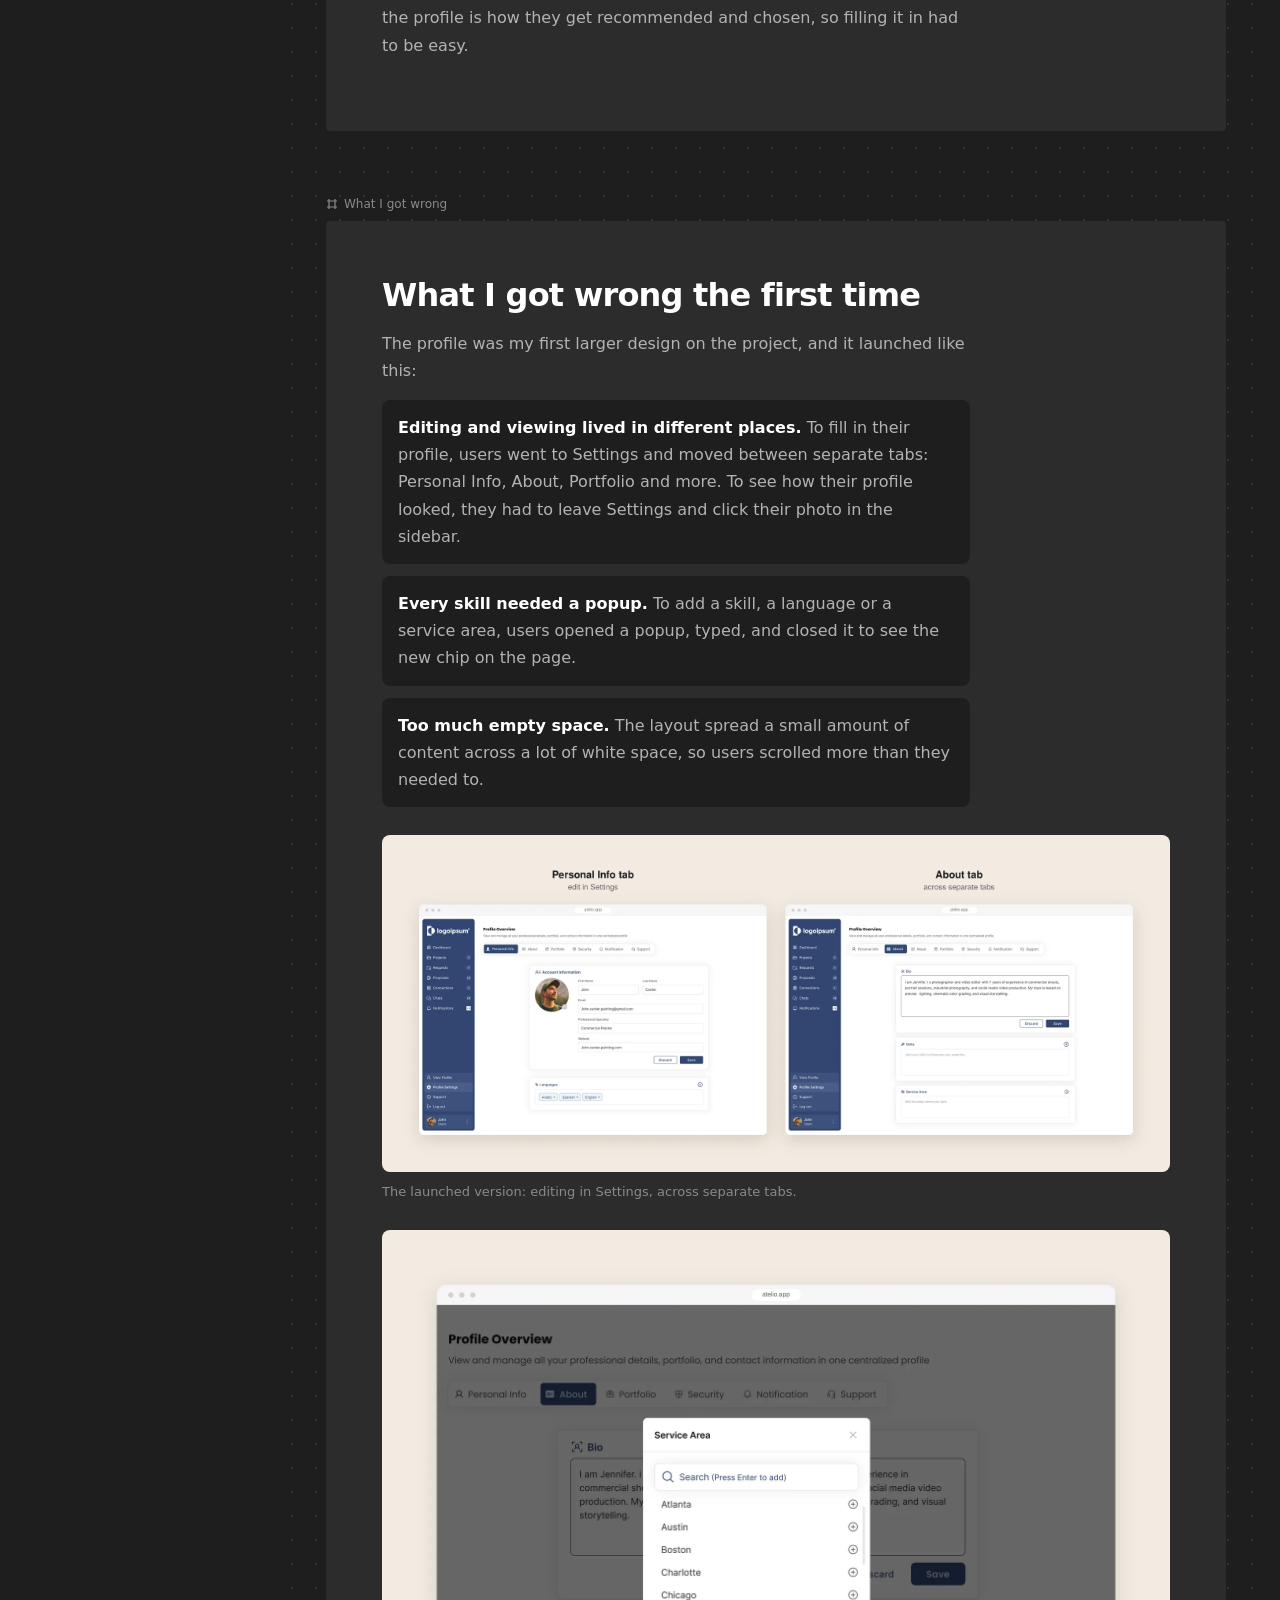
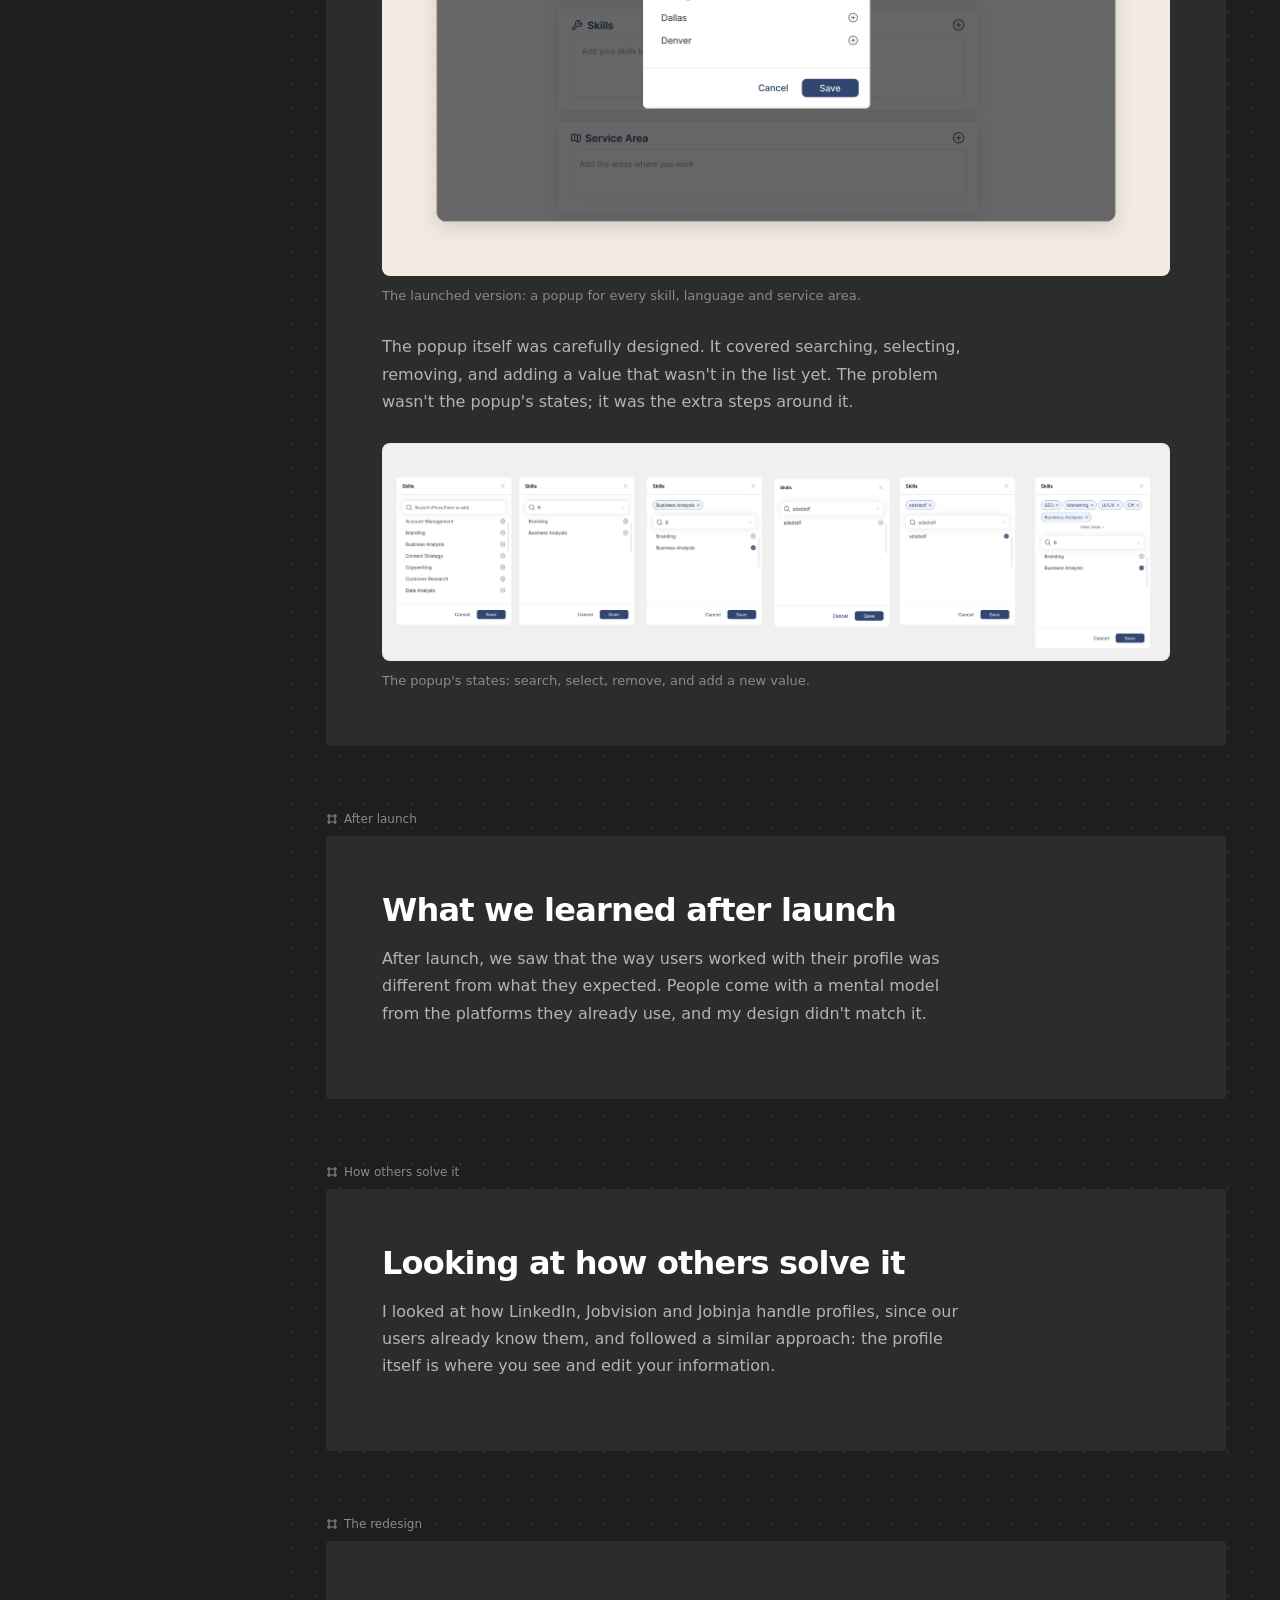
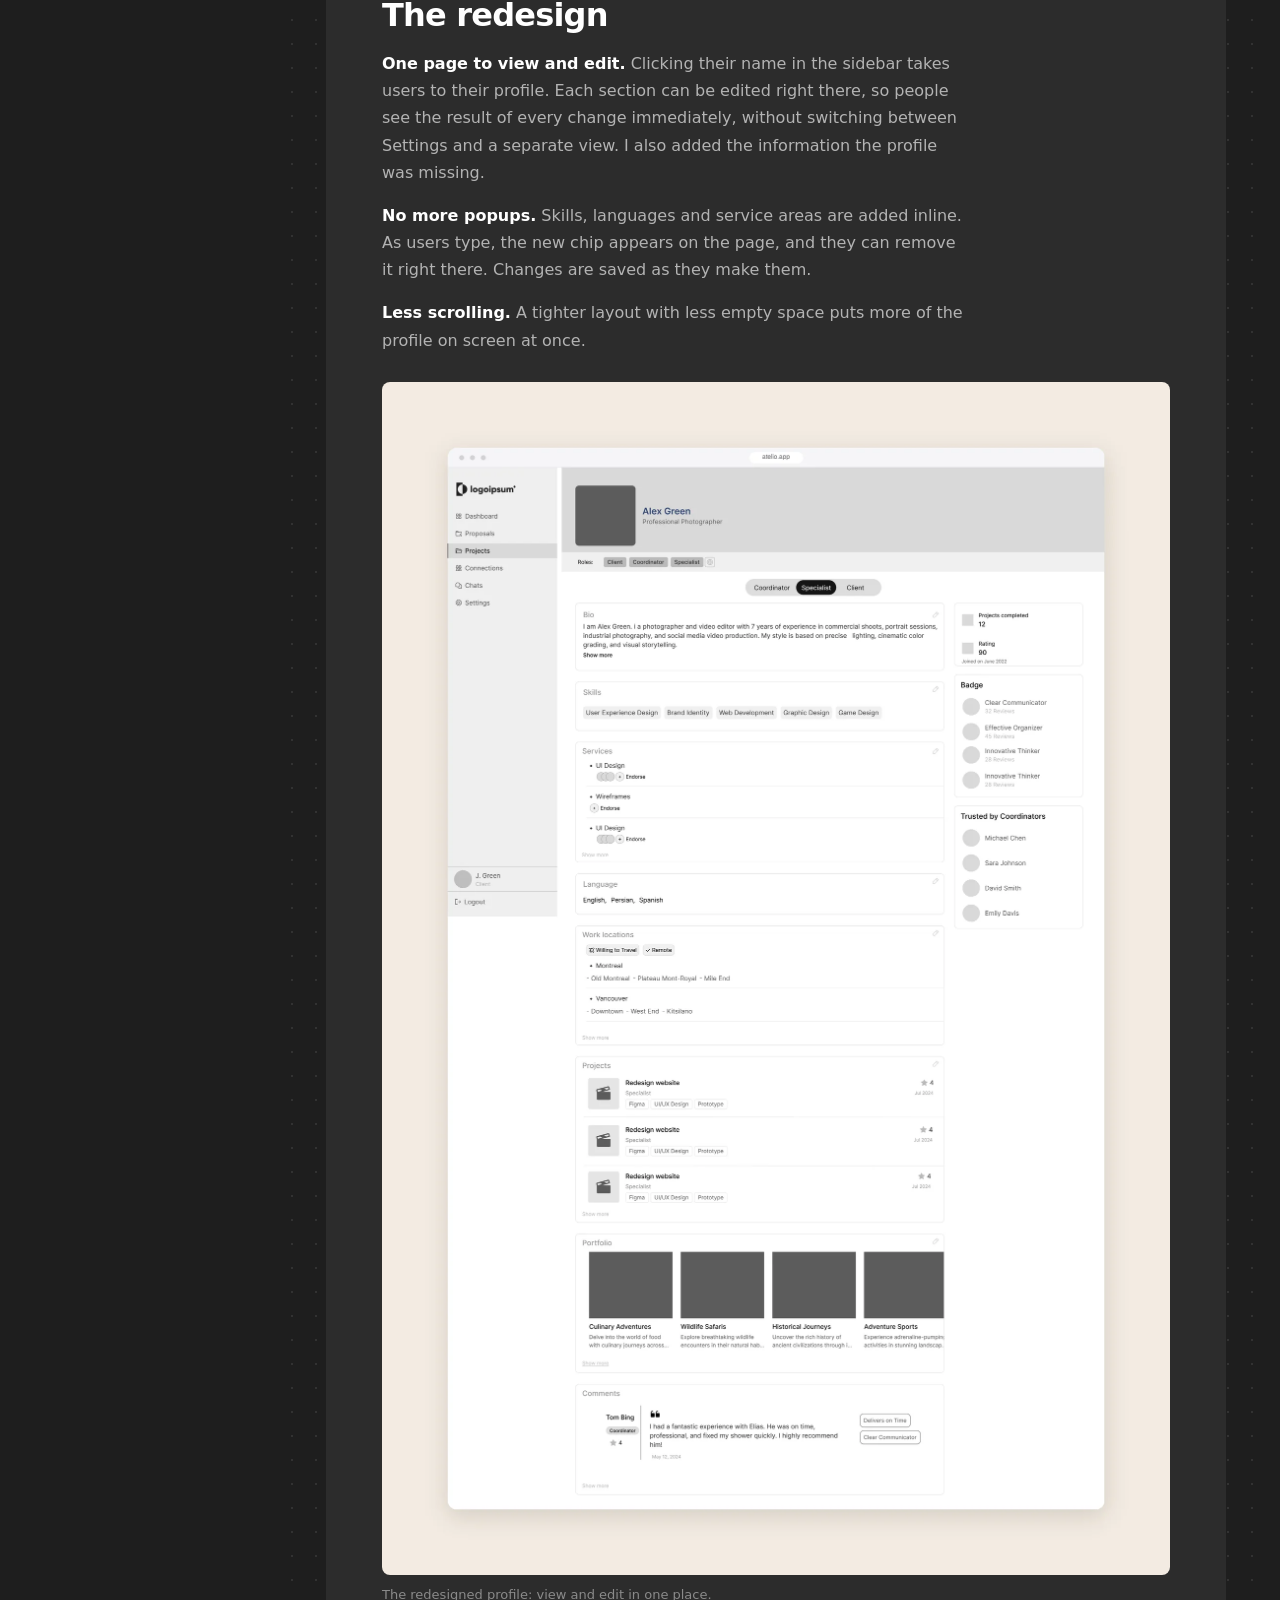
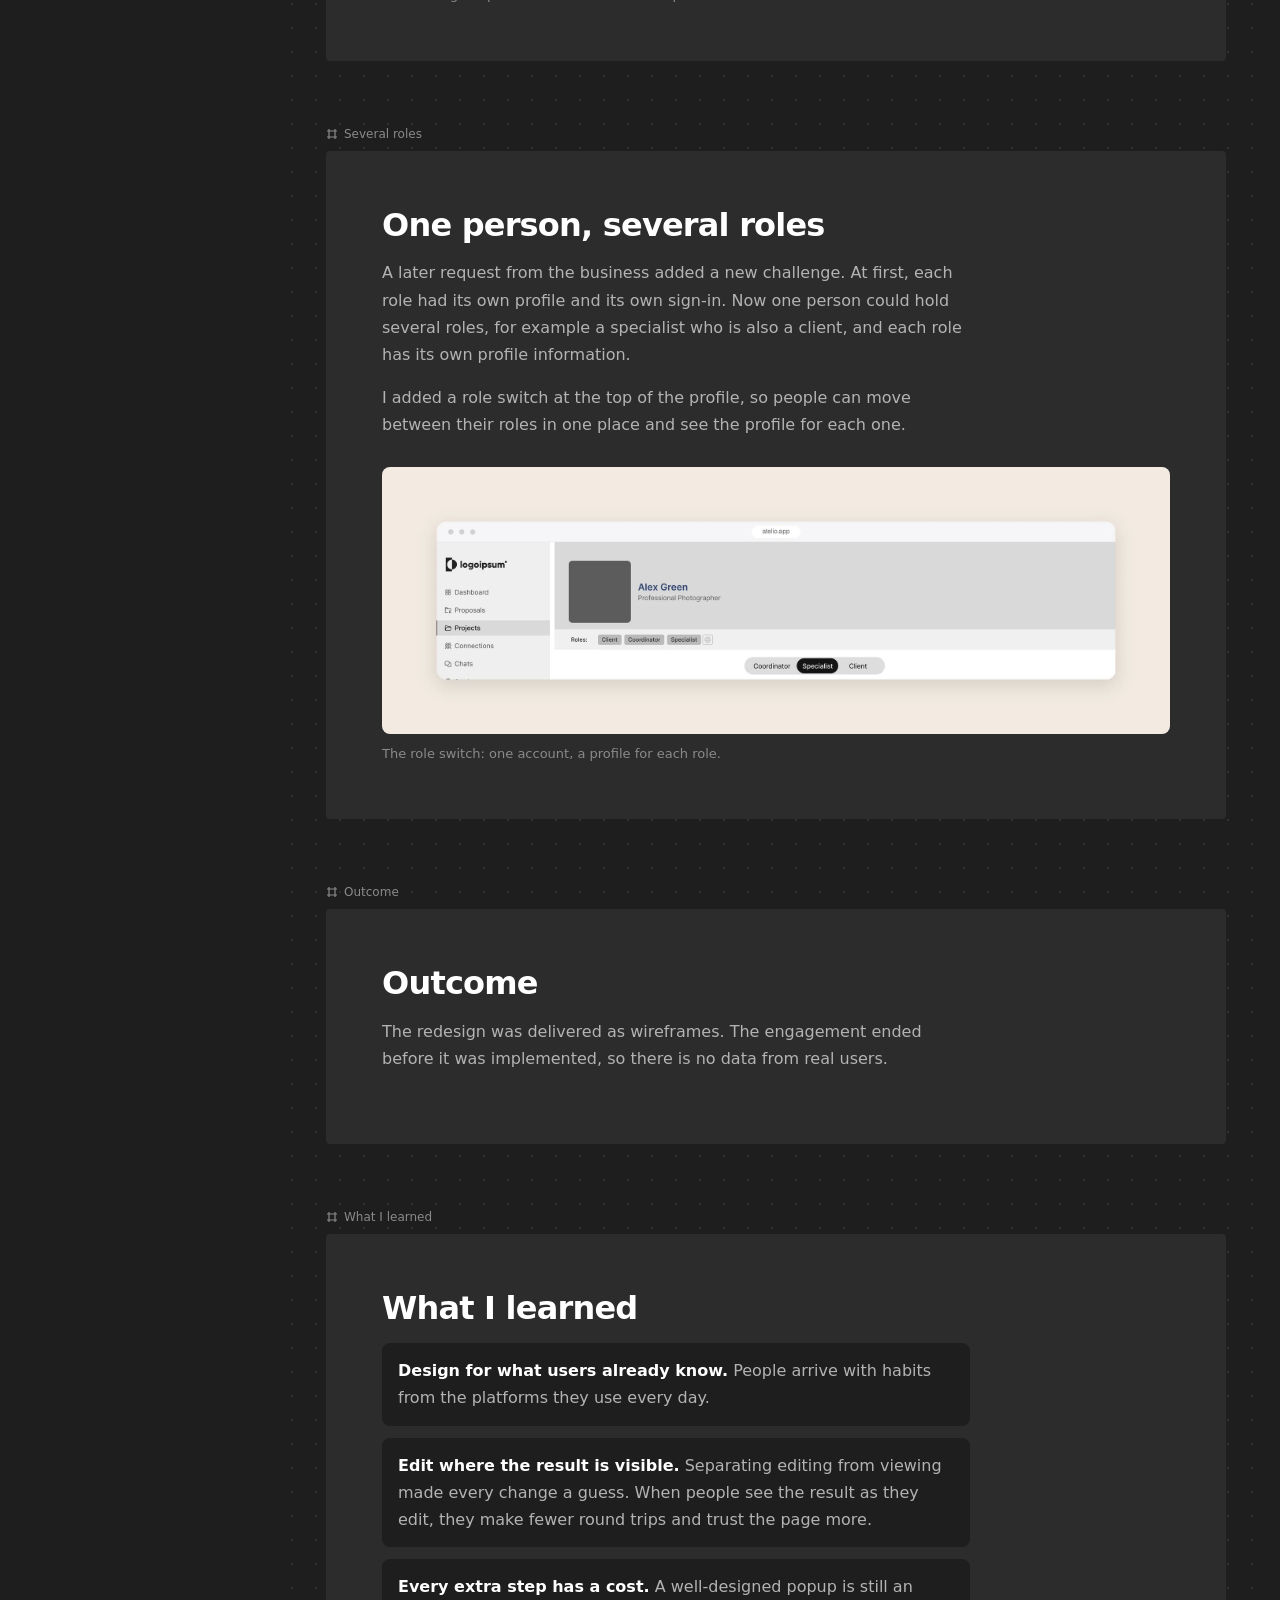
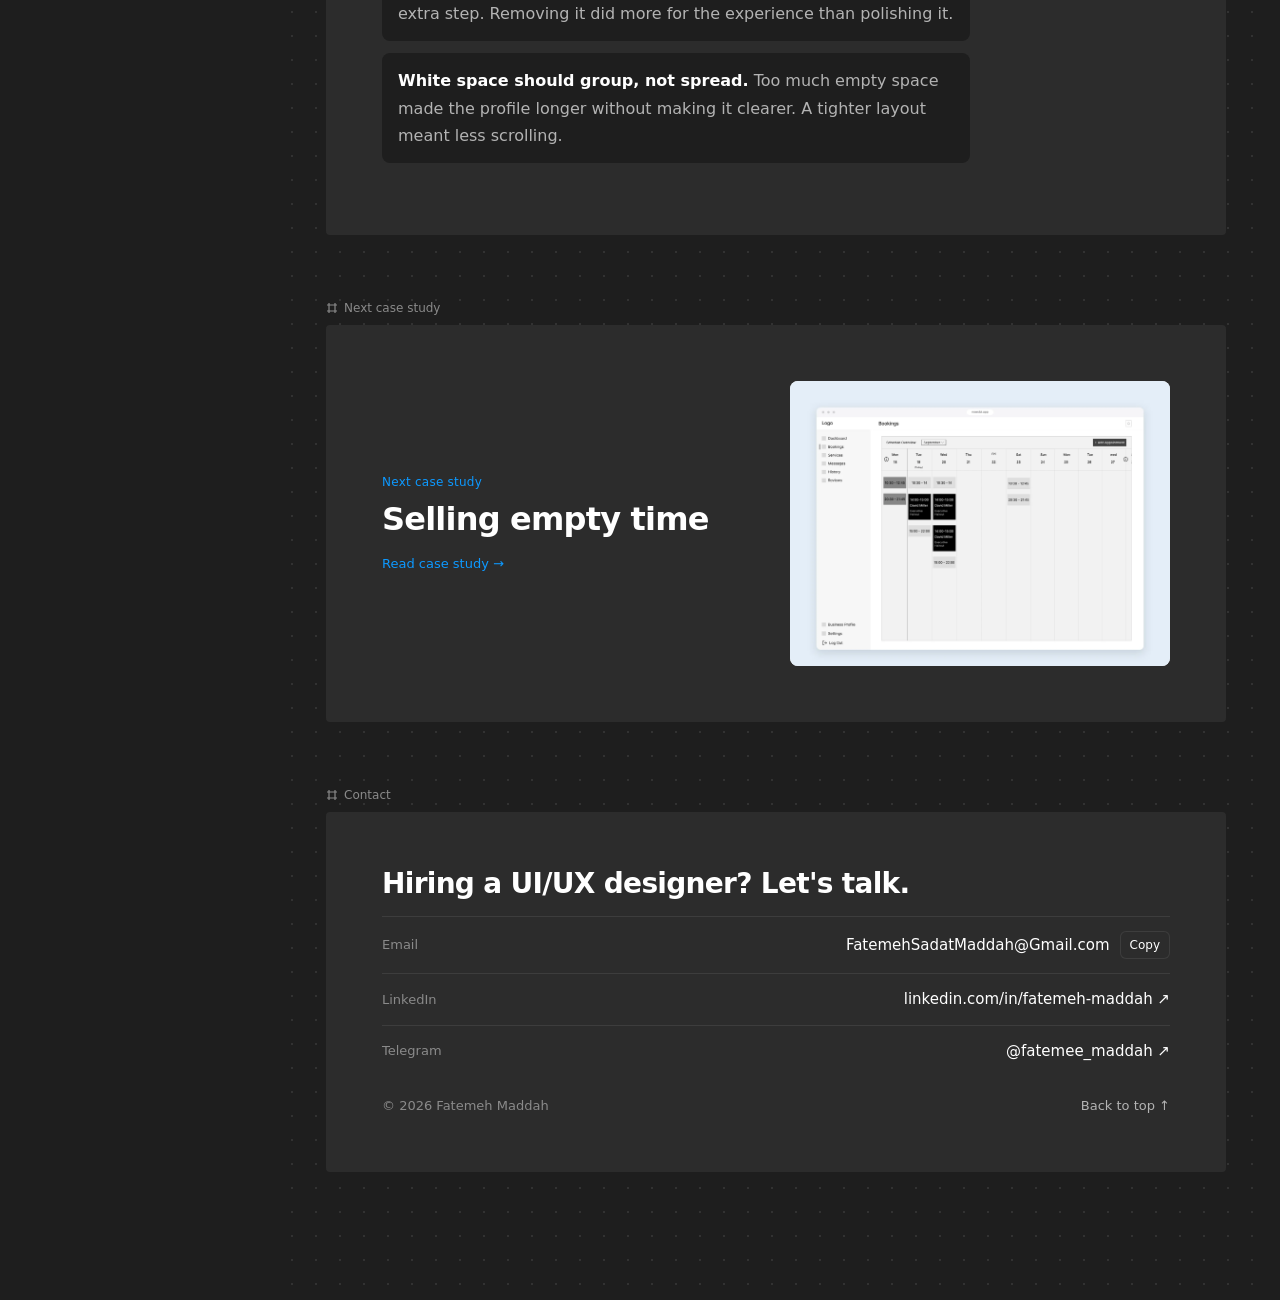
<file: editing-where-you-see-it.html>
<!doctype html>
<html lang="en">
<head>
<meta charset="utf-8">
<meta name="viewport" content="width=device-width, initial-scale=1, viewport-fit=cover">
<meta http-equiv="Content-Security-Policy" content="default-src 'self'; script-src 'self' 'unsafe-inline'; style-src 'self' 'unsafe-inline' https://fonts.googleapis.com; font-src https://fonts.gstatic.com; img-src 'self' data:; frame-src 'self'; connect-src 'self'; object-src 'none'; base-uri 'self'; form-action 'none'; upgrade-insecure-requests">
<meta name="referrer" content="strict-origin-when-cross-origin">
<meta name="theme-color" content="#2C2C2C">
<link rel="canonical" href="https://fatemeh-maddah.github.io/editing-where-you-see-it.html">
<link rel="alternate" hreflang="en" href="https://fatemeh-maddah.github.io/editing-where-you-see-it.html">
<link rel="alternate" hreflang="fa" href="https://fatemeh-maddah.github.io/fa/editing-where-you-see-it.html">
<link rel="alternate" hreflang="x-default" href="https://fatemeh-maddah.github.io/editing-where-you-see-it.html">
<title>Editing where you see it — Fatemeh Maddah</title>
<meta name="description" content="Case study: Redesigning the user profile after launch.">
<link rel="preconnect" href="https://fonts.googleapis.com">
<link rel="preconnect" href="https://fonts.gstatic.com" crossorigin>
<link rel="stylesheet" href="https://fonts.googleapis.com/css2?family=Inter:wght@400;500;600&family=Inter+Tight:wght@600;700&display=swap">
<link rel="stylesheet" href="assets/case.css">
<style>.seg a{font:500 12px var(--ui);color:var(--muted);text-decoration:none;border-radius:4px;height:28px;display:flex;align-items:center;justify-content:center}.seg a[aria-current="page"]{background:var(--panel);color:var(--fg);box-shadow:0 1px 2px rgba(0,0,0,.2)}.seg a:hover{color:var(--fg)}@media (max-width:720px){.seg a{height:40px}}</style>
</head>
<body>
<header class="top">
  <a class="btn btn-line back-top" href="index.html#work" data-page aria-label="Back to all work"><svg width="14" height="14" viewBox="0 0 14 14" fill="none" stroke="currentColor" stroke-width="1.5" stroke-linecap="round" stroke-linejoin="round"><path d="M8.5 3L4.5 7l4 4"/></svg><span>Back</span></a>
  <span class="top-sep" aria-hidden="true"></span>
  <div class="logo" aria-hidden="true"><i></i><i></i><i></i><i></i><i></i></div>
  <nav class="crumb" aria-label="Breadcrumb"><a href="index.html" data-page>Portfolio</a><span>/</span><b>Editing where you see it</b></nav>
  <div class="grow"></div>
  <a class="btn btn-blue resume-top" href="Fatemeh-Maddah-Resume.pdf" target="_blank" rel="noopener">Resume</a>
  <button class="btn btn-line layers-btn" type="button" id="openPanel" aria-controls="panel" aria-expanded="false">
    <svg width="14" height="14" viewBox="0 0 14 14" fill="none" stroke="currentColor" stroke-width="1.3"><path d="M3.5 1.5h4.5l2.5 2.5v8.5h-7z"/><path d="M8 1.5V4h2.5M5 7.5h4M5 9.5h4"/></svg>Pages</button>
  <div class="progress" id="progress"></div>
</header>

<div class="shell">
  <main class="canvas" id="top">
    <div class="board">

      <section class="frm" id="overview" aria-labelledby="title">
        <div class="frm-label"><svg width="12" height="12" viewBox="0 0 12 12" fill="none" stroke="currentColor" stroke-width="1.2"><path d="M3 1v10M9 1v10M1 3h10M1 9h10"/></svg>Overview</div>
        <div class="frm-body">
          <a class="back" href="index.html#work" data-page>← All work</a>
          <p class="eyebrow">Case study</p>
          <h1 id="title">Editing where you see it</h1>
          <p class="summary">Redesigning the user profile after launch, so people could view and edit it in one place, add details without popups, and switch between their roles.</p>
          <div class="tags"><span class="tag">Redesign</span><span class="tag">Competitive analysis</span><span class="tag">Interaction design</span><span class="tag">Wireframing</span></div>
          <figure class="fig"><div class="shot"><img src="assets/cs3/cs3-01-cover.webp" alt="The redesigned profile with the role switch" width="1600" height="1117"></div></figure>
          <dl class="meta">
            <div><dt>Role</dt><dd>UI/UX Designer</dd></div>
            <div><dt>Team</dt><dd>Project manager, developers</dd></div>
            <div><dt>Timeline</dt><dd>Part of an 8-month project</dd></div>
            <div><dt>Platform</dt><dd>Web</dd></div>
            <div><dt>Tools</dt><dd>Figma</dd></div>
            <div class="full"><dt>Outcome</dt><dd>Profile redesigned after launch; delivered as wireframes.</dd></div>
          </dl>
          <p class="nda">Project name and details changed under NDA. This is the same marketplace as my first case study, <a href="one-timeline-three-roles.html" data-page>One timeline, three roles</a>.</p>
        </div>
      </section>
      <section class="frm" id="context" aria-labelledby="h-context">
        <div class="frm-label"><svg width="12" height="12" viewBox="0 0 12 12" fill="none" stroke="currentColor" stroke-width="1.2"><path d="M3 1v10M9 1v10M1 3h10M1 9h10"/></svg>Context</div>
        <div class="frm-body">
          <div class="prose">
            <h2 id="h-context">Context</h2>
            <p>On Atelio, specialists, coordinators and clients each have a profile with their bio, skills, services, languages and work. For specialists especially, the profile is how they get recommended and chosen, so filling it in had to be easy.</p>
          </div>
        </div>
      </section>
      <section class="frm" id="wrong" aria-labelledby="h-wrong">
        <div class="frm-label"><svg width="12" height="12" viewBox="0 0 12 12" fill="none" stroke="currentColor" stroke-width="1.2"><path d="M3 1v10M9 1v10M1 3h10M1 9h10"/></svg>What I got wrong</div>
        <div class="frm-body">
          <div class="prose">
            <h2 id="h-wrong">What I got wrong the first time</h2>
            <p>The profile was my first larger design on the project, and it launched like this:</p>
            <ul class="points"><li><b>Editing and viewing lived in different places.</b> To fill in their profile, users went to Settings and moved between separate tabs: Personal Info, About, Portfolio and more. To see how their profile looked, they had to leave Settings and click their photo in the sidebar.</li><li><b>Every skill needed a popup.</b> To add a skill, a language or a service area, users opened a popup, typed, and closed it to see the new chip on the page.</li><li><b>Too much empty space.</b> The layout spread a small amount of content across a lot of white space, so users scrolled more than they needed to.</li></ul>
          </div>
          <figure class="fig"><div class="shot"><img src="assets/cs3/cs3-02-old-settings.webp" alt="Launched version: Personal Info and About tabs in Settings" width="2000" height="856" loading="lazy"></div>
            <figcaption>The launched version: editing in Settings, across separate tabs.</figcaption></figure>
          <figure class="fig"><div class="shot"><img src="assets/cs3/cs3-03-old-popup.webp" alt="Launched version: Service Area popup over the About tab" width="1600" height="1312" loading="lazy"></div>
            <figcaption>The launched version: a popup for every skill, language and service area.</figcaption></figure>
          <div class="prose">
            <p>The popup itself was carefully designed. It covered searching, selecting, removing, and adding a value that wasn't in the list yet. The problem wasn't the popup's states; it was the extra steps around it.</p>
          </div>
          <figure class="fig"><div class="shot"><img src="assets/cs3/cs3-03b-popup-states.webp" alt="Six states of the Skills popup" width="3200" height="885" loading="lazy"></div>
            <figcaption>The popup's states: search, select, remove, and add a new value.</figcaption></figure>
        </div>
      </section>
      <section class="frm" id="after-launch" aria-labelledby="h-after-launch">
        <div class="frm-label"><svg width="12" height="12" viewBox="0 0 12 12" fill="none" stroke="currentColor" stroke-width="1.2"><path d="M3 1v10M9 1v10M1 3h10M1 9h10"/></svg>After launch</div>
        <div class="frm-body">
          <div class="prose">
            <h2 id="h-after-launch">What we learned after launch</h2>
            <p>After launch, we saw that the way users worked with their profile was different from what they expected. People come with a mental model from the platforms they already use, and my design didn't match it.</p>
          </div>
        </div>
      </section>
      <section class="frm" id="others" aria-labelledby="h-others">
        <div class="frm-label"><svg width="12" height="12" viewBox="0 0 12 12" fill="none" stroke="currentColor" stroke-width="1.2"><path d="M3 1v10M9 1v10M1 3h10M1 9h10"/></svg>How others solve it</div>
        <div class="frm-body">
          <div class="prose">
            <h2 id="h-others">Looking at how others solve it</h2>
            <p>I looked at how LinkedIn, Jobvision and Jobinja handle profiles, since our users already know them, and followed a similar approach: the profile itself is where you see and edit your information.</p>
          </div>
        </div>
      </section>
      <section class="frm" id="redesign" aria-labelledby="h-redesign">
        <div class="frm-label"><svg width="12" height="12" viewBox="0 0 12 12" fill="none" stroke="currentColor" stroke-width="1.2"><path d="M3 1v10M9 1v10M1 3h10M1 9h10"/></svg>The redesign</div>
        <div class="frm-body">
          <div class="prose">
            <h2 id="h-redesign">The redesign</h2>
            <p><b>One page to view and edit.</b> Clicking their name in the sidebar takes users to their profile. Each section can be edited right there, so people see the result of every change immediately, without switching between Settings and a separate view. I also added the information the profile was missing.</p>
            <p><b>No more popups.</b> Skills, languages and service areas are added inline. As users type, the new chip appears on the page, and they can remove it right there. Changes are saved as they make them.</p>
            <p><b>Less scrolling.</b> A tighter layout with less empty space puts more of the profile on screen at once.</p>
          </div>
          <figure class="fig"><div class="shot"><img src="assets/cs3/cs3-04-new-profile.webp" alt="The redesigned profile page, full length" width="1600" height="2423" loading="lazy"></div>
            <figcaption>The redesigned profile: view and edit in one place.</figcaption></figure>
        </div>
      </section>
      <section class="frm" id="roles" aria-labelledby="h-roles">
        <div class="frm-label"><svg width="12" height="12" viewBox="0 0 12 12" fill="none" stroke="currentColor" stroke-width="1.2"><path d="M3 1v10M9 1v10M1 3h10M1 9h10"/></svg>Several roles</div>
        <div class="frm-body">
          <div class="prose">
            <h2 id="h-roles">One person, several roles</h2>
            <p>A later request from the business added a new challenge. At first, each role had its own profile and its own sign-in. Now one person could hold several roles, for example a specialist who is also a client, and each role has its own profile information.</p>
            <p>I added a role switch at the top of the profile, so people can move between their roles in one place and see the profile for each one.</p>
          </div>
          <figure class="fig"><div class="shot"><img src="assets/cs3/cs3-06-role-switch.webp" alt="Profile header with the Coordinator, Specialist and Client switch" width="2000" height="678" loading="lazy"></div>
            <figcaption>The role switch: one account, a profile for each role.</figcaption></figure>
        </div>
      </section>
      <section class="frm" id="outcome" aria-labelledby="h-outcome">
        <div class="frm-label"><svg width="12" height="12" viewBox="0 0 12 12" fill="none" stroke="currentColor" stroke-width="1.2"><path d="M3 1v10M9 1v10M1 3h10M1 9h10"/></svg>Outcome</div>
        <div class="frm-body">
          <div class="prose">
            <h2 id="h-outcome">Outcome</h2>
            <p>The redesign was delivered as wireframes. The engagement ended before it was implemented, so there is no data from real users.</p>
          </div>
        </div>
      </section>
      <section class="frm" id="learned" aria-labelledby="h-learned">
        <div class="frm-label"><svg width="12" height="12" viewBox="0 0 12 12" fill="none" stroke="currentColor" stroke-width="1.2"><path d="M3 1v10M9 1v10M1 3h10M1 9h10"/></svg>What I learned</div>
        <div class="frm-body">
          <div class="prose">
            <h2 id="h-learned">What I learned</h2>
            <ul class="points"><li><b>Design for what users already know.</b> People arrive with habits from the platforms they use every day.</li><li><b>Edit where the result is visible.</b> Separating editing from viewing made every change a guess. When people see the result as they edit, they make fewer round trips and trust the page more.</li><li><b>Every extra step has a cost.</b> A well-designed popup is still an extra step. Removing it did more for the experience than polishing it.</li><li><b>White space should group, not spread.</b> Too much empty space made the profile longer without making it clearer. A tighter layout meant less scrolling.</li></ul>
          </div>
        </div>
      </section>
      <section class="frm" aria-label="Next case study">
        <div class="frm-label"><svg width="12" height="12" viewBox="0 0 12 12" fill="none" stroke="currentColor" stroke-width="1.2"><path d="M3 1v10M9 1v10M1 3h10M1 9h10"/></svg>Next case study</div>
        <a class="frm-body next" href="selling-empty-time.html" data-page>
          <div><p class="eyebrow">Next case study</p><h2>Selling empty time</h2><span class="go">Read case study →</span></div>
          <div class="shot"><img width="1600" height="1243" src="assets/cs4/cs4-01-cover.webp" alt="Selling empty time: business panel" loading="lazy"></div>
        </a>
      </section>
      <section class="frm contact" id="contact" aria-labelledby="h-contact">
        <div class="frm-label"><svg width="12" height="12" viewBox="0 0 12 12" fill="none" stroke="currentColor" stroke-width="1.2"><path d="M3 1v10M9 1v10M1 3h10M1 9h10"/></svg>Contact</div>
        <div class="frm-body">
          <h2 id="h-contact">Hiring a UI/UX designer? Let's talk.</h2>
          <dl>
            <div class="crow"><dt>Email</dt><dd><a href="mailto:FatemehSadatMaddah@Gmail.com" id="email">FatemehSadatMaddah@Gmail.com</a><button class="btn btn-line copy" type="button" id="copyEmail">Copy</button></dd></div>
            <div class="crow"><dt>LinkedIn</dt><dd><a href="https://www.linkedin.com/in/fatemeh-maddah/" target="_blank" rel="noopener">linkedin.com/in/fatemeh-maddah ↗</a></dd></div>
            <div class="crow"><dt>Telegram</dt><dd><a href="https://t.me/fatemee_maddah" target="_blank" rel="noopener">@fatemee_maddah ↗</a></dd></div>
          </dl>
          <div class="foot"><span>© 2026 Fatemeh Maddah</span><a href="#top">Back to top ↑</a></div>
        </div>
      </section>

    </div>
  </main>

  <aside class="side" id="panel" aria-label="Pages">
    <div class="side-head">Pages<button class="btn btn-line" type="button" id="closePanel" aria-label="Close pages">✕</button></div>
    <nav class="sec" aria-label="On this page">
      <h2>On this page</h2>
      <a class="row muted" href="index.html#work" data-page><svg width="12" height="12" viewBox="0 0 12 12" fill="none" stroke="currentColor" stroke-width="1.3"><path d="M7.5 2.5L4 6l3.5 3.5"/></svg>All work</a>
      <a class="row active" href="#overview" data-spy="overview"><svg width="12" height="12" viewBox="0 0 12 12" fill="none" stroke="currentColor" stroke-width="1.2"><path d="M3 1v10M9 1v10M1 3h10M1 9h10"/></svg>Overview</a>
      <a class="row" href="#context" data-spy="context"><svg width="12" height="12" viewBox="0 0 12 12" fill="none" stroke="currentColor" stroke-width="1.2"><path d="M3 1v10M9 1v10M1 3h10M1 9h10"/></svg>Context</a>
      <a class="row" href="#wrong" data-spy="wrong"><svg width="12" height="12" viewBox="0 0 12 12" fill="none" stroke="currentColor" stroke-width="1.2"><path d="M3 1v10M9 1v10M1 3h10M1 9h10"/></svg>What I got wrong</a>
      <a class="row" href="#after-launch" data-spy="after-launch"><svg width="12" height="12" viewBox="0 0 12 12" fill="none" stroke="currentColor" stroke-width="1.2"><path d="M3 1v10M9 1v10M1 3h10M1 9h10"/></svg>After launch</a>
      <a class="row" href="#others" data-spy="others"><svg width="12" height="12" viewBox="0 0 12 12" fill="none" stroke="currentColor" stroke-width="1.2"><path d="M3 1v10M9 1v10M1 3h10M1 9h10"/></svg>How others solve it</a>
      <a class="row" href="#redesign" data-spy="redesign"><svg width="12" height="12" viewBox="0 0 12 12" fill="none" stroke="currentColor" stroke-width="1.2"><path d="M3 1v10M9 1v10M1 3h10M1 9h10"/></svg>The redesign</a>
      <a class="row" href="#roles" data-spy="roles"><svg width="12" height="12" viewBox="0 0 12 12" fill="none" stroke="currentColor" stroke-width="1.2"><path d="M3 1v10M9 1v10M1 3h10M1 9h10"/></svg>Several roles</a>
      <a class="row" href="#outcome" data-spy="outcome"><svg width="12" height="12" viewBox="0 0 12 12" fill="none" stroke="currentColor" stroke-width="1.2"><path d="M3 1v10M9 1v10M1 3h10M1 9h10"/></svg>Outcome</a>
      <a class="row" href="#learned" data-spy="learned"><svg width="12" height="12" viewBox="0 0 12 12" fill="none" stroke="currentColor" stroke-width="1.2"><path d="M3 1v10M9 1v10M1 3h10M1 9h10"/></svg>What I learned</a>
    </nav>
    <nav class="sec" aria-label="Case studies">
      <h2>Case studies</h2>
      <a class="row" href="one-timeline-three-roles.html" data-page><svg width="12" height="12" viewBox="0 0 12 12" fill="none" stroke="currentColor" stroke-width="1.2"><rect x="1.5" y="1.5" width="9" height="9" rx="1"/></svg>One timeline, three roles</a>
      <a class="row active" href="editing-where-you-see-it.html" aria-current="page"><svg width="12" height="12" viewBox="0 0 12 12" fill="none" stroke="currentColor" stroke-width="1.2"><rect x="1.5" y="1.5" width="9" height="9" rx="1"/></svg>Editing where you see it</a>
      <a class="row" href="selling-empty-time.html" data-page><svg width="12" height="12" viewBox="0 0 12 12" fill="none" stroke="currentColor" stroke-width="1.2"><rect x="1.5" y="1.5" width="9" height="9" rx="1"/></svg>Selling empty time</a>
    </nav>
    <div class="sec" aria-label="Language">
      <h2>Language</h2>
      <div class="prop"><div class="seg" role="group" aria-label="Language"><a href="editing-where-you-see-it.html" lang="en" hreflang="en" aria-current="page">English</a><a href="fa/editing-where-you-see-it.html" lang="fa" hreflang="fa">فارسی</a></div></div>
    </div>
    <div class="sec" aria-label="Design">
      <h2>Design</h2>
      <div class="prop"><span class="prop-label" id="lbl-theme">Theme</span>
        <div class="seg" role="group" aria-labelledby="lbl-theme">
          <button type="button" data-skin="dark" aria-pressed="true"><svg width="12" height="12" viewBox="0 0 12 12"><path d="M10 7.5A4.5 4.5 0 014.5 2a4.5 4.5 0 105.5 5.5z" fill="currentColor"/></svg>Dark</button>
          <button type="button" data-skin="light" aria-pressed="false"><svg width="12" height="12" viewBox="0 0 12 12" fill="none" stroke="currentColor" stroke-width="1.2"><circle cx="6" cy="6" r="2.4"/><path d="M6 .8v1.4M6 9.8v1.4M.8 6h1.4M9.8 6h1.4M2.3 2.3l1 1M8.7 8.7l1 1M2.3 9.7l1-1M8.7 3.3l1-1"/></svg>Light</button>
        </div></div>
      <div class="prop"><span class="prop-label" id="lbl-font">Typography</span>
        <div class="fonts" role="group" aria-labelledby="lbl-font">
          <button class="font-opt" type="button" data-font="inter" aria-pressed="true">Inter Tight<span class="chk">✓</span></button>
          <button class="font-opt" type="button" data-font="serif" aria-pressed="false">Instrument Serif<span class="chk">✓</span></button>
          <button class="font-opt" type="button" data-font="syne" aria-pressed="false">Syne<span class="chk">✓</span></button>
        </div></div>
    </div>
    <div class="sec links">
      <h2>Links</h2>
      <a class="btn btn-blue" href="Fatemeh-Maddah-Resume.pdf" target="_blank" rel="noopener">Download resume</a>
      <a class="btn btn-line" href="https://www.figma.com/design/IYb5JQwZ62sMDHg5AlnyRL?node-id=764-17307" target="_blank" rel="noopener">Figma ↗</a>
      <a class="btn btn-line" href="https://www.linkedin.com/in/fatemeh-maddah/" target="_blank" rel="noopener">LinkedIn ↗</a>
    </div>
  </aside>
</div>
<div class="scrim" id="scrim"></div>
<div class="toast" id="toast" hidden></div>
<script src="assets/case.js"></script>
</body>
</html>
</file>
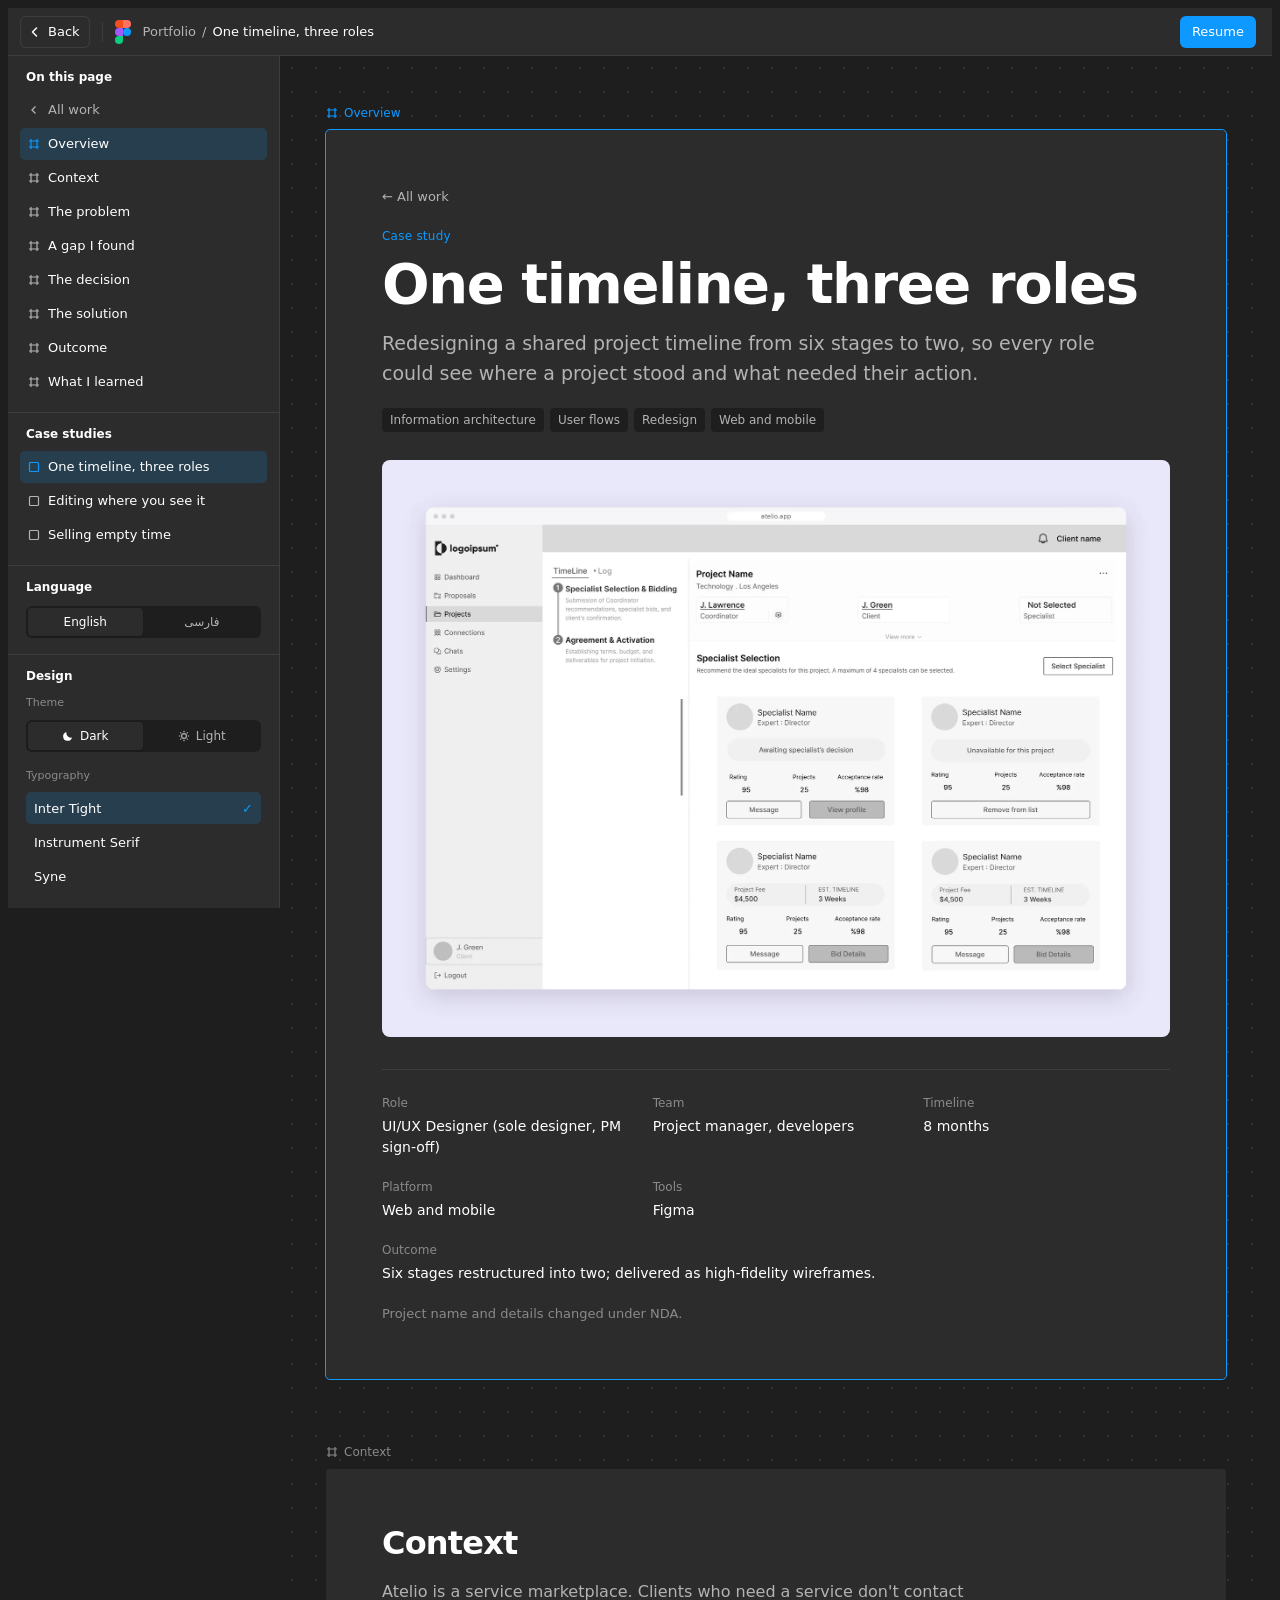
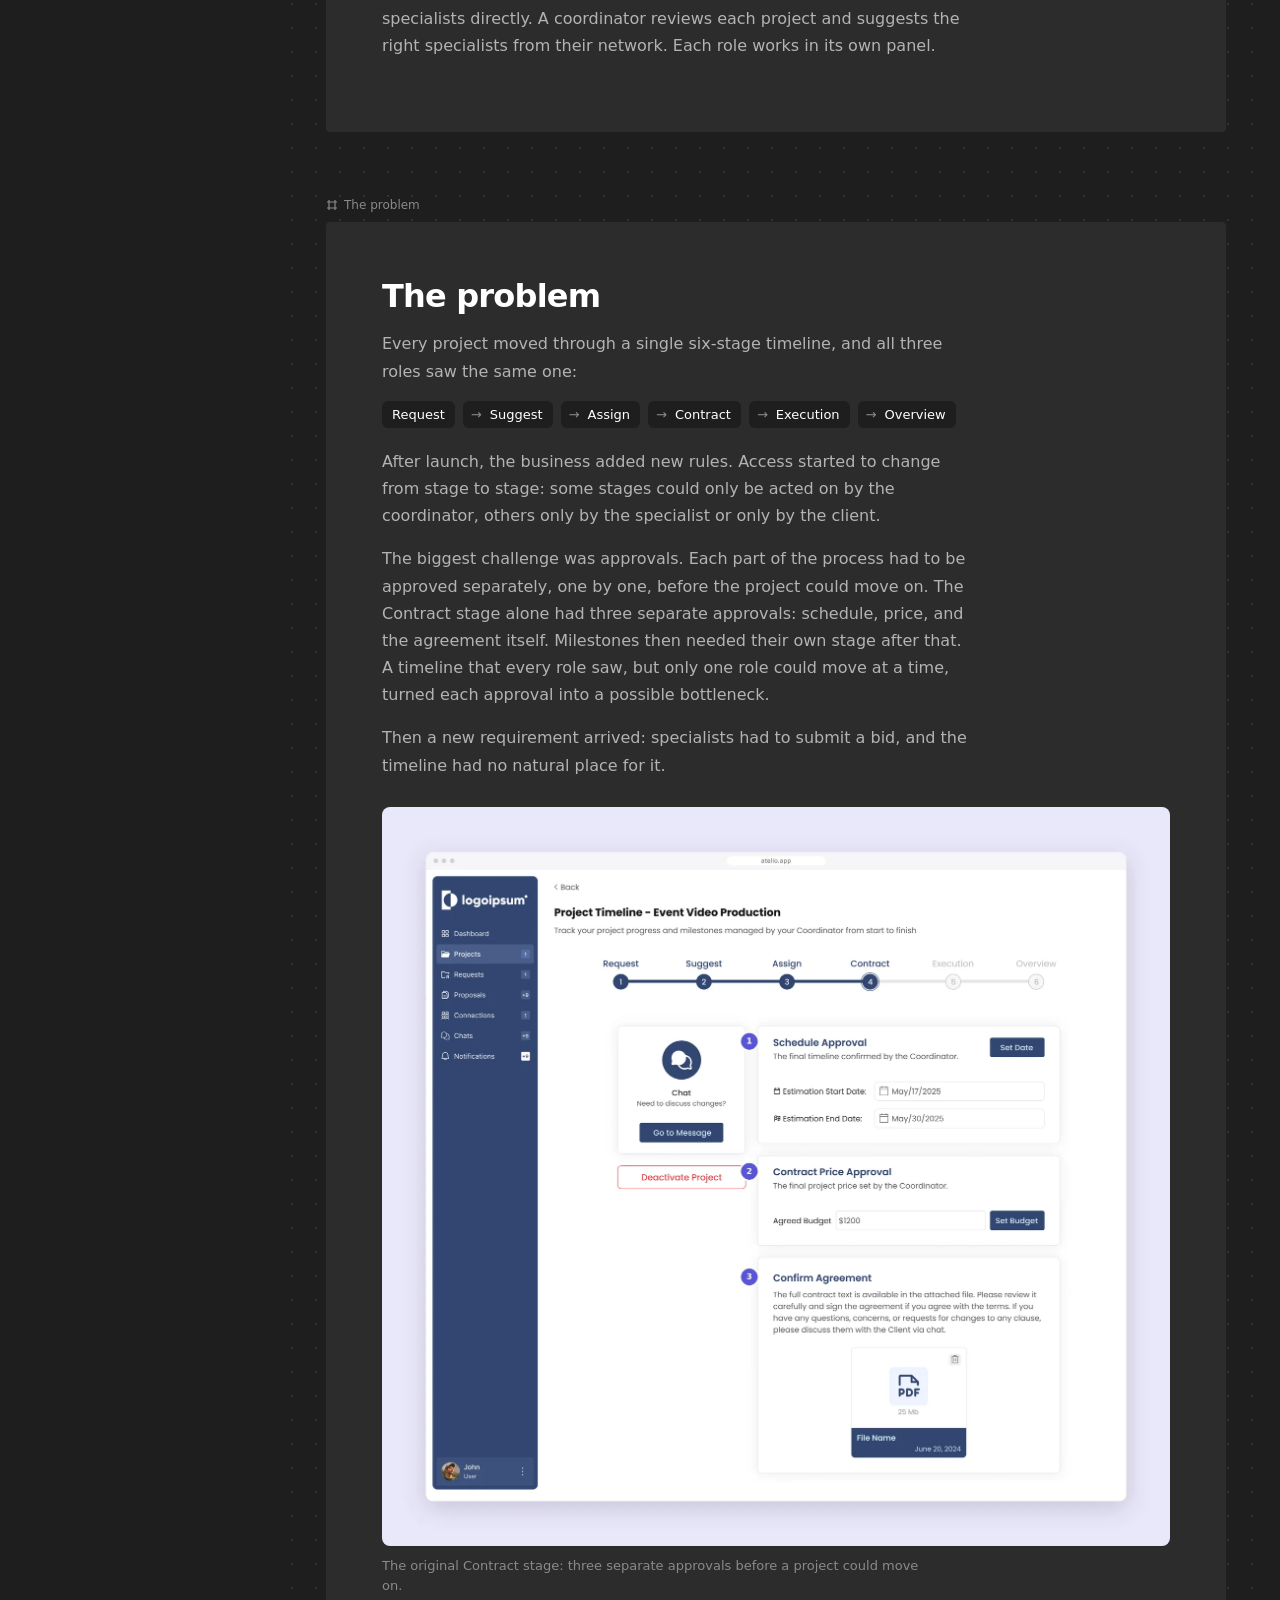
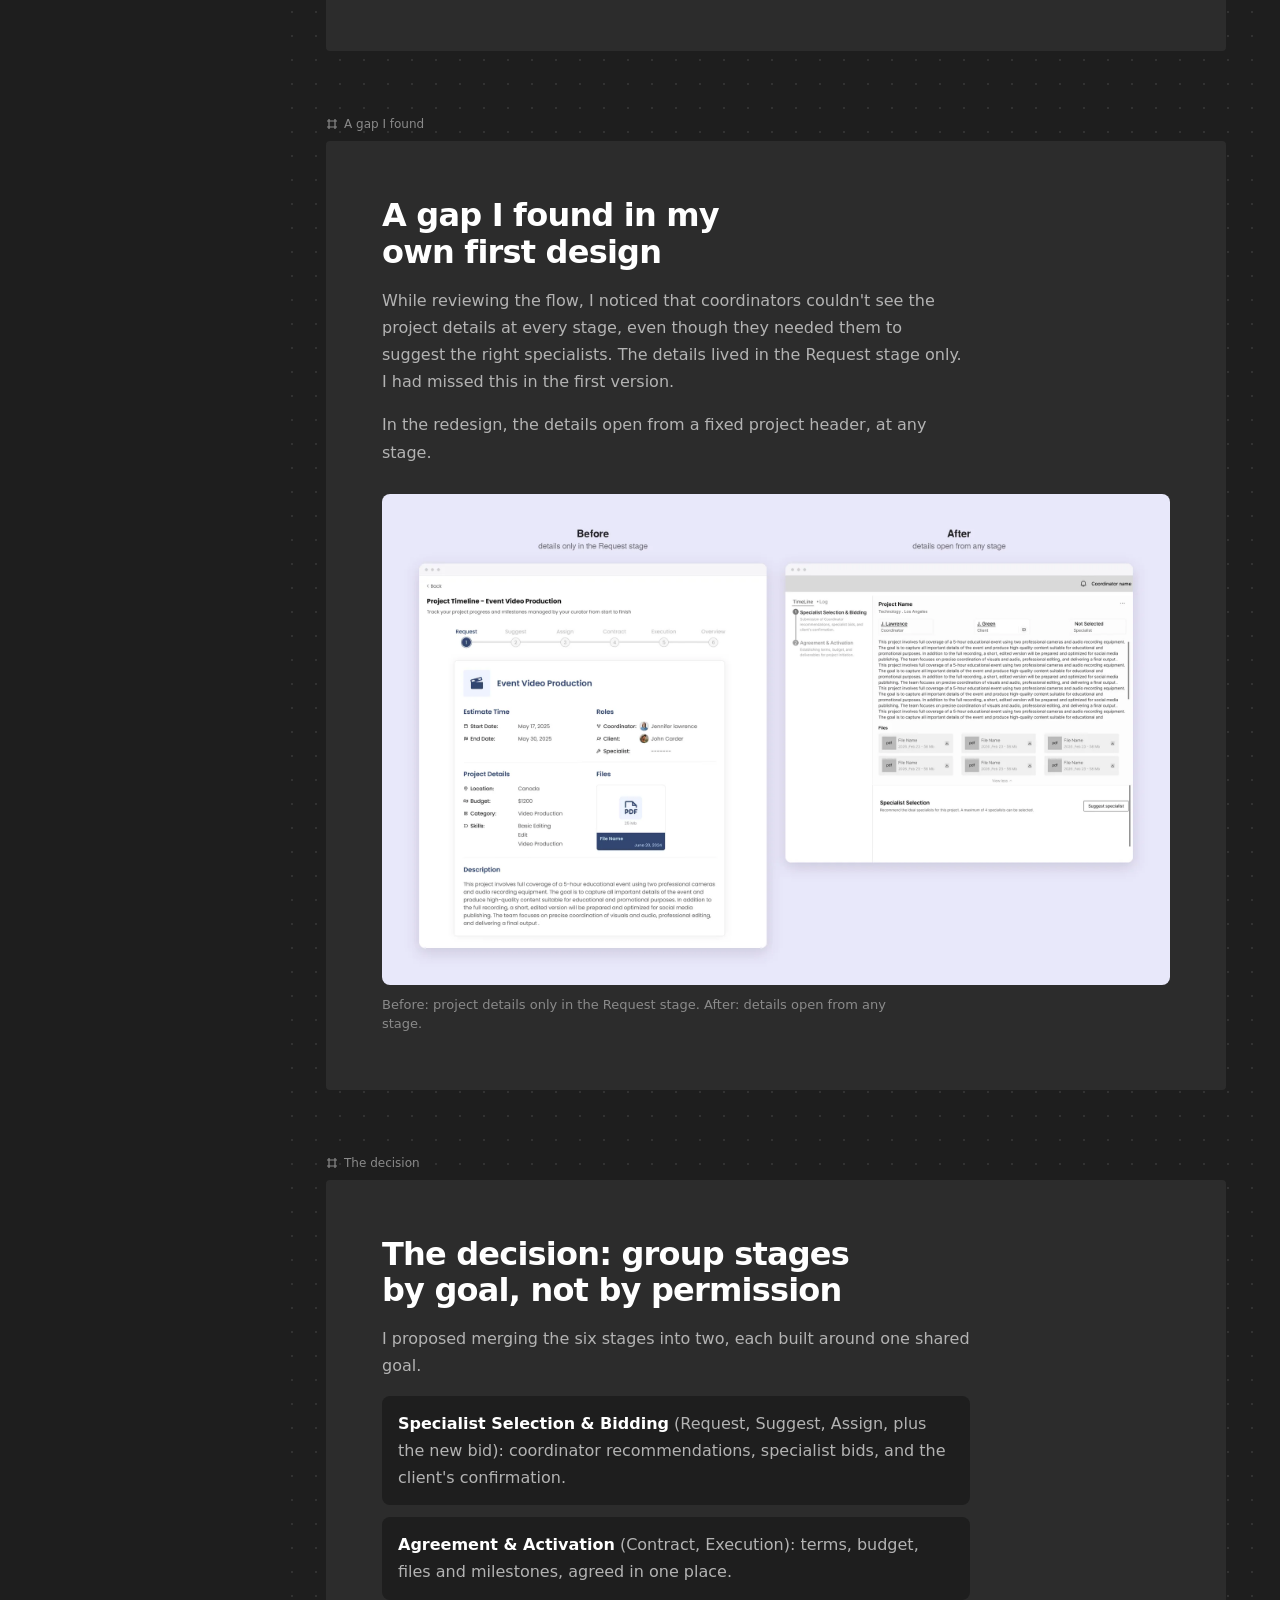
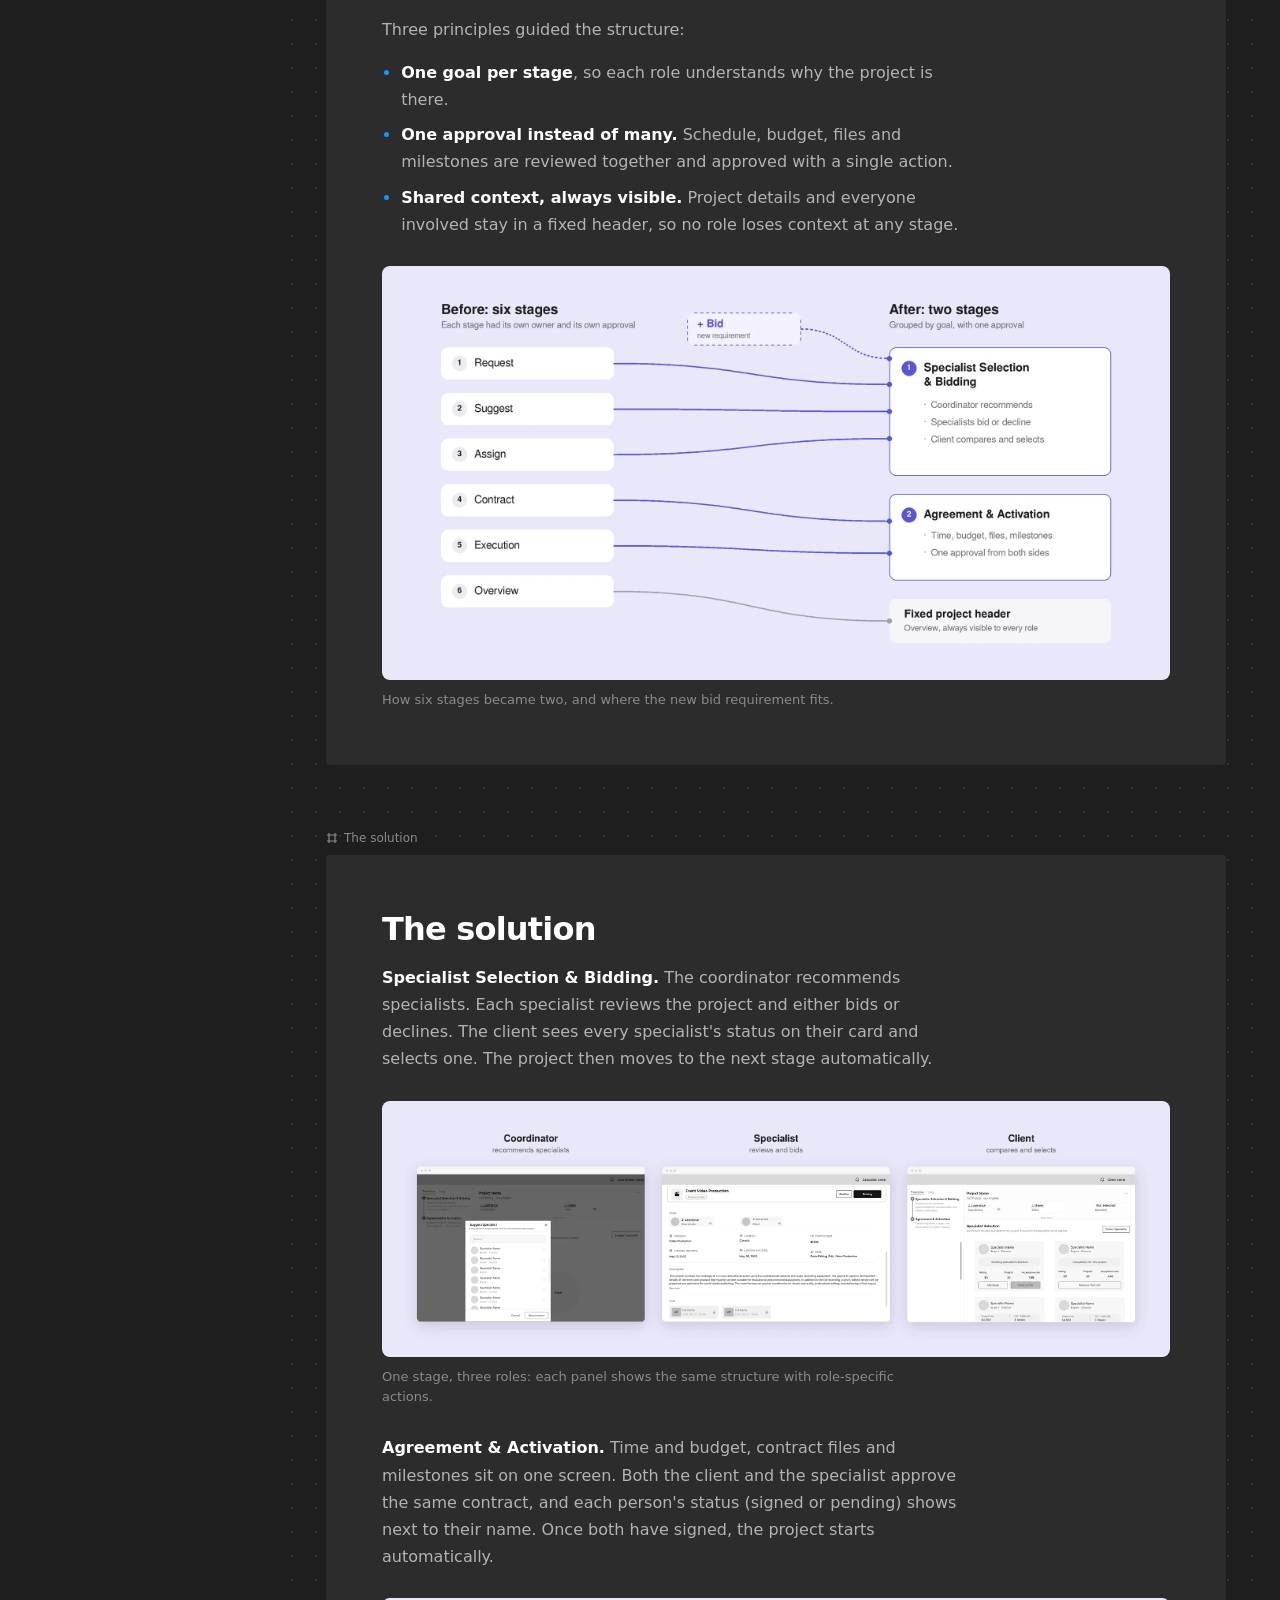
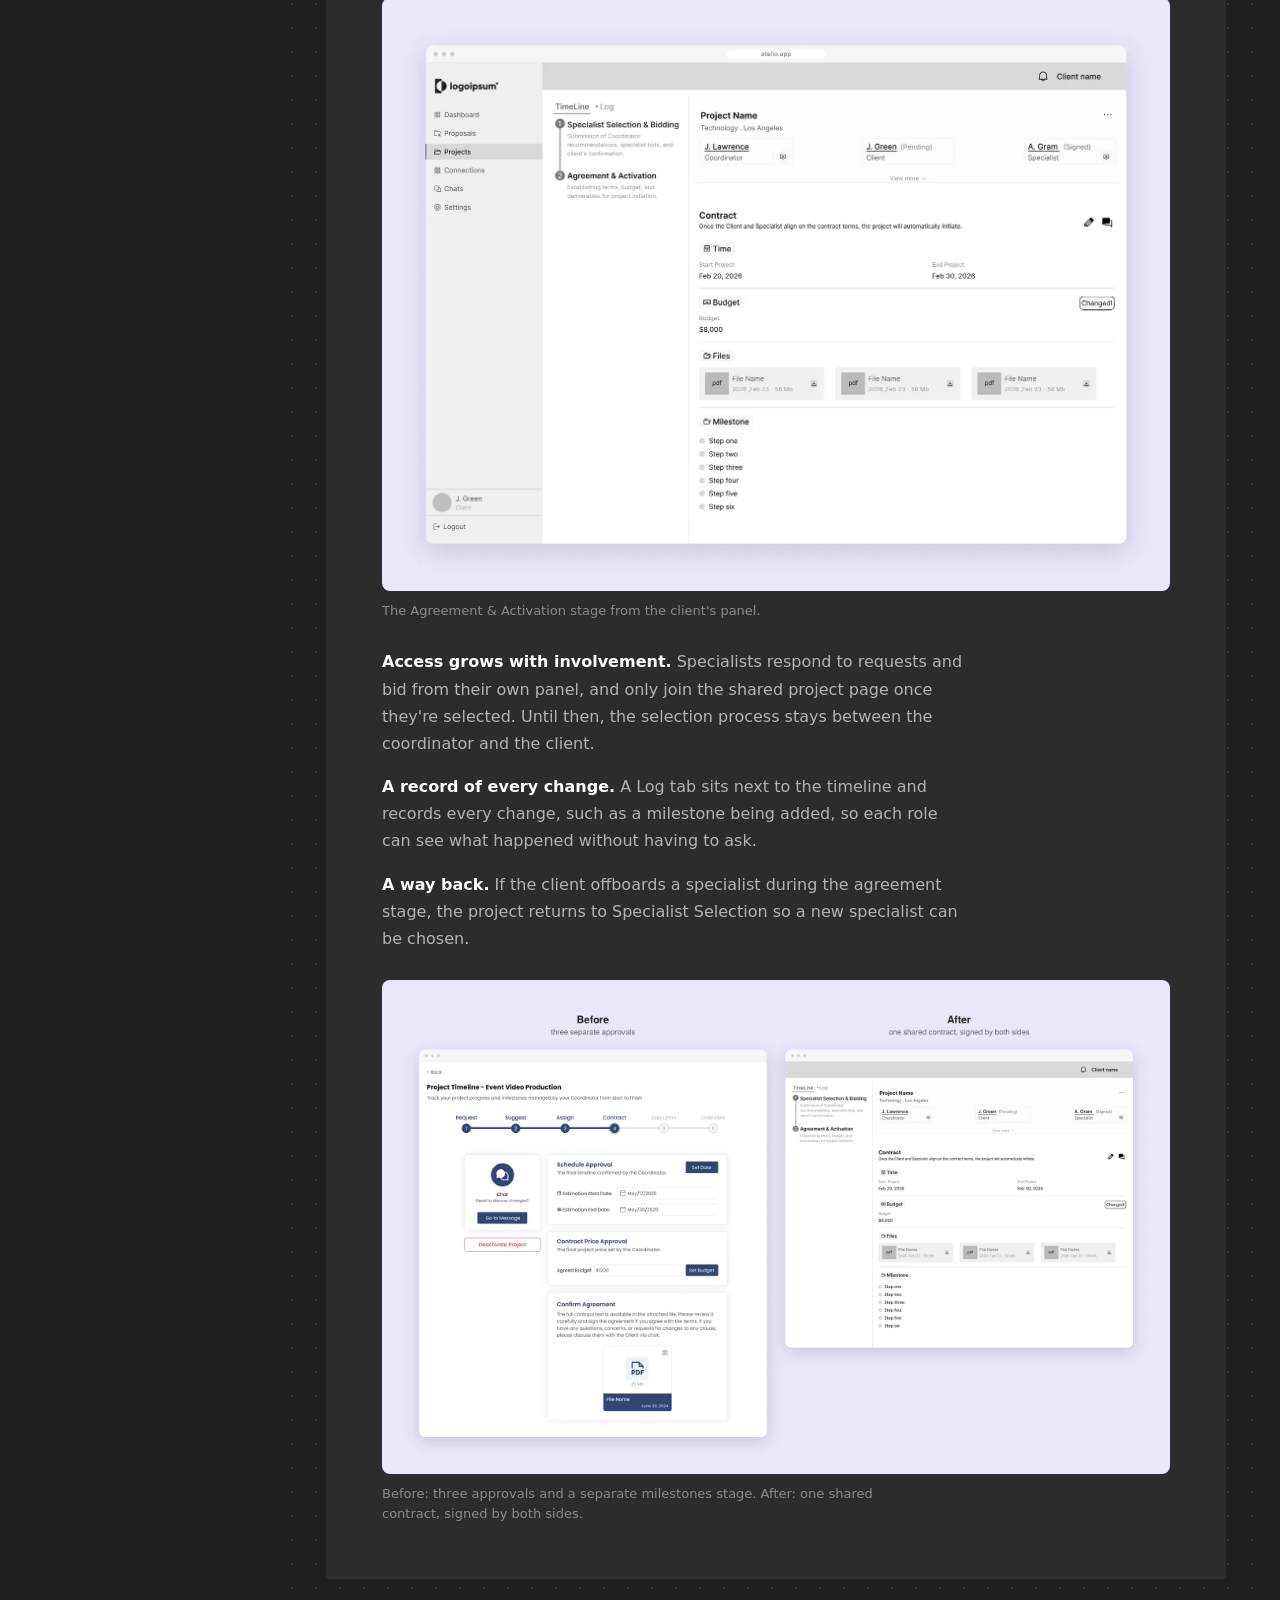
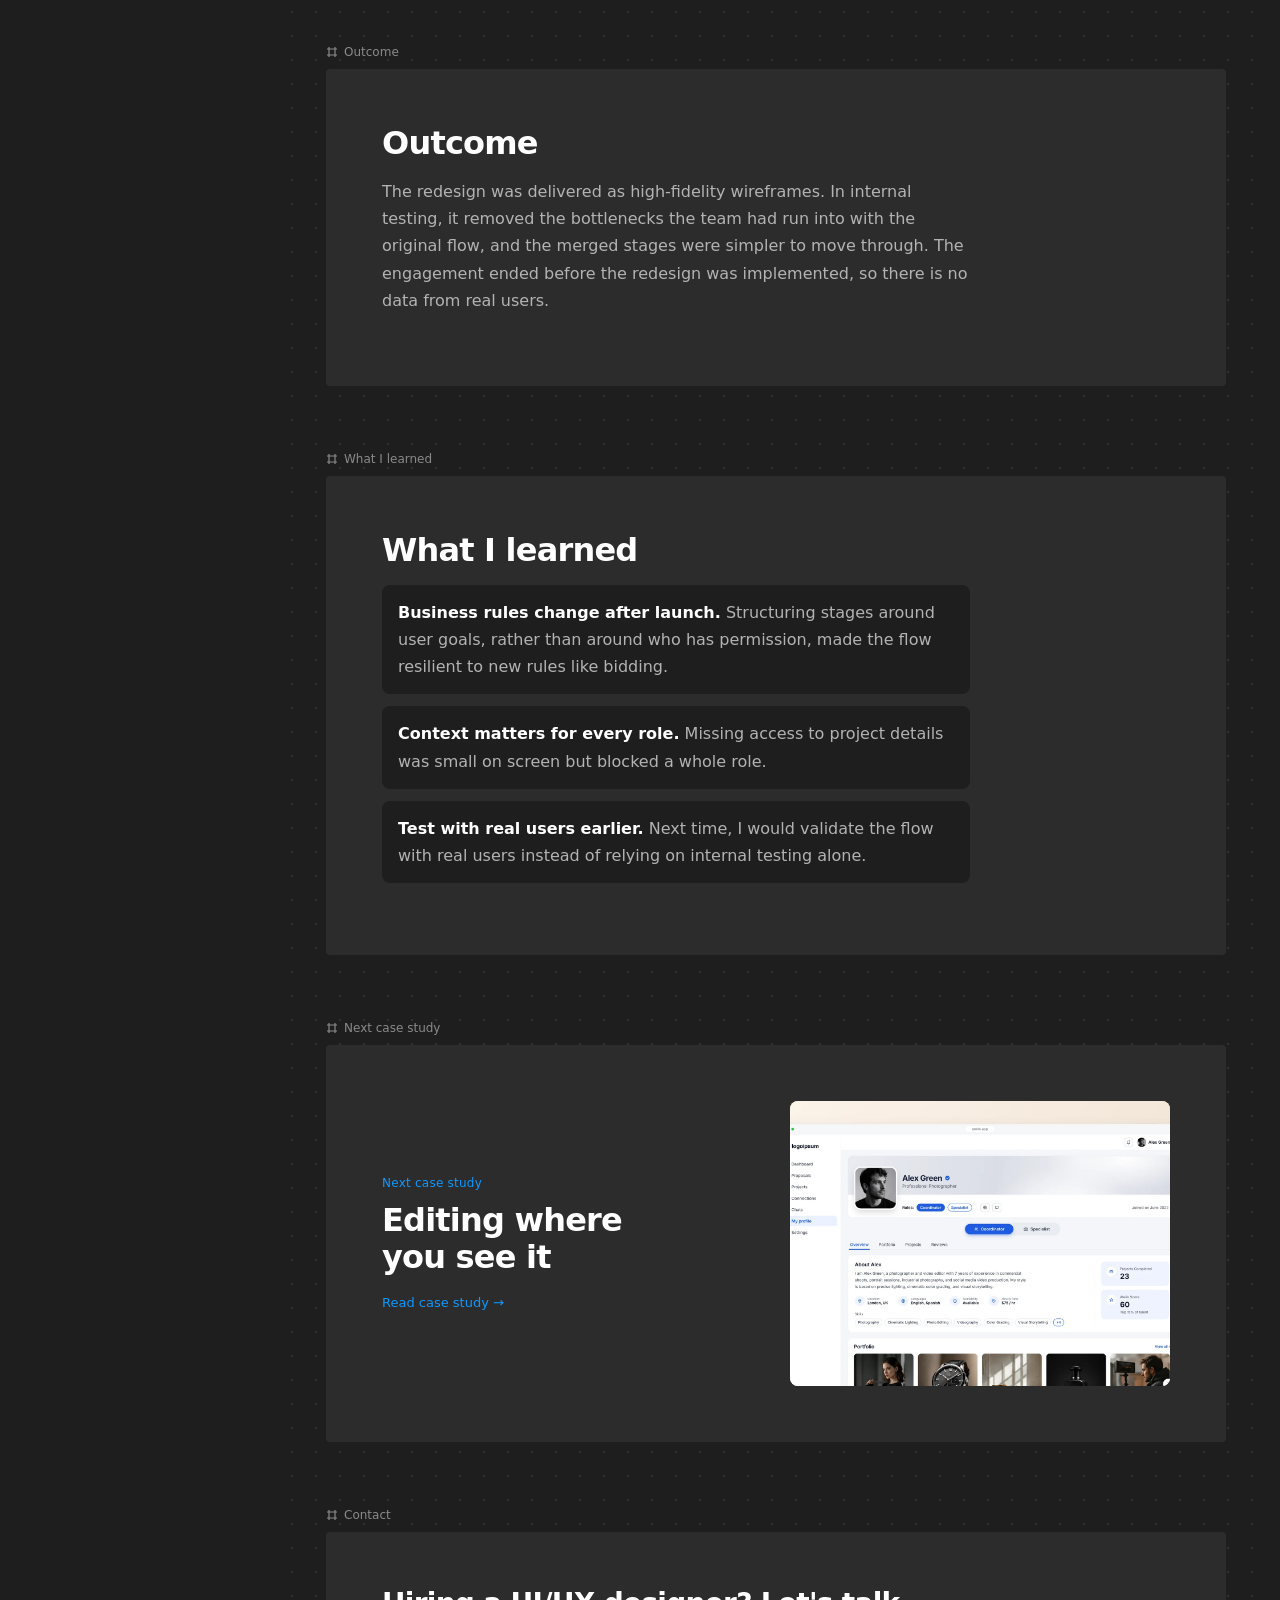
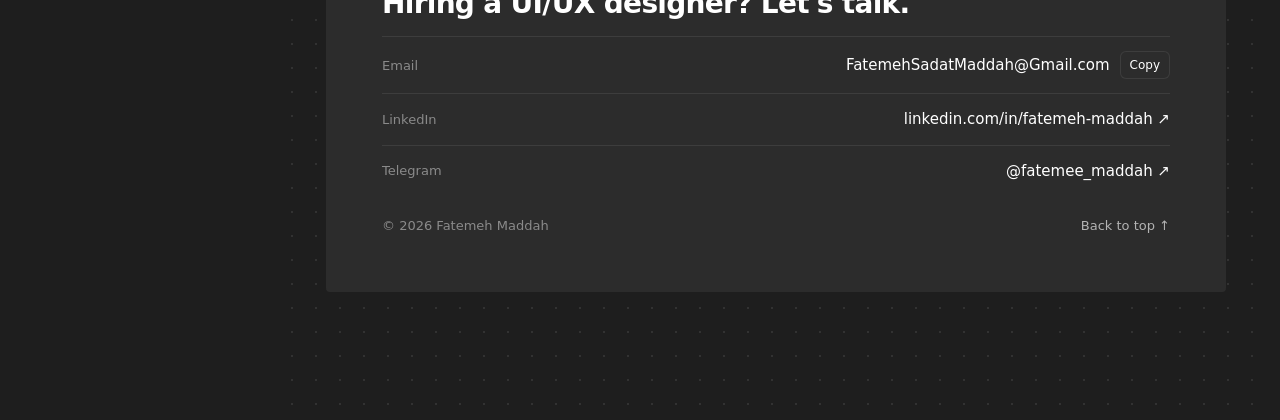
<file: one-timeline-three-roles.html>
<!doctype html>
<html lang="en">
<head>
<meta charset="utf-8">
<meta name="viewport" content="width=device-width, initial-scale=1, viewport-fit=cover">
<meta http-equiv="Content-Security-Policy" content="default-src 'self'; script-src 'self' 'unsafe-inline'; style-src 'self' 'unsafe-inline' https://fonts.googleapis.com; font-src https://fonts.gstatic.com; img-src 'self' data:; frame-src 'self'; connect-src 'self'; object-src 'none'; base-uri 'self'; form-action 'none'; upgrade-insecure-requests">
<meta name="referrer" content="strict-origin-when-cross-origin">
<meta name="theme-color" content="#2C2C2C">
<link rel="canonical" href="https://fatemeh-maddah.github.io/one-timeline-three-roles.html">
<link rel="alternate" hreflang="en" href="https://fatemeh-maddah.github.io/one-timeline-three-roles.html">
<link rel="alternate" hreflang="fa" href="https://fatemeh-maddah.github.io/fa/one-timeline-three-roles.html">
<link rel="alternate" hreflang="x-default" href="https://fatemeh-maddah.github.io/one-timeline-three-roles.html">
<title>One timeline, three roles — Fatemeh Maddah</title>
<meta name="description" content="Case study: redesigning a shared project timeline from six stages to two.">
<link rel="preconnect" href="https://fonts.googleapis.com">
<link rel="preconnect" href="https://fonts.gstatic.com" crossorigin>
<link rel="stylesheet" href="https://fonts.googleapis.com/css2?family=Inter:wght@400;500;600&family=Inter+Tight:wght@600;700&display=swap">
<link rel="stylesheet" href="assets/case.css">
<style>.seg a{font:500 12px var(--ui);color:var(--muted);text-decoration:none;border-radius:4px;height:28px;display:flex;align-items:center;justify-content:center}.seg a[aria-current="page"]{background:var(--panel);color:var(--fg);box-shadow:0 1px 2px rgba(0,0,0,.2)}.seg a:hover{color:var(--fg)}@media (max-width:720px){.seg a{height:40px}}</style>
</head>
<body>
<header class="top">
  <a class="btn btn-line back-top" href="index.html#work" data-page aria-label="Back to all work"><svg width="14" height="14" viewBox="0 0 14 14" fill="none" stroke="currentColor" stroke-width="1.5" stroke-linecap="round" stroke-linejoin="round"><path d="M8.5 3L4.5 7l4 4"/></svg><span>Back</span></a>
  <span class="top-sep" aria-hidden="true"></span>
  <div class="logo" aria-hidden="true"><i></i><i></i><i></i><i></i><i></i></div>
  <nav class="crumb" aria-label="Breadcrumb"><a href="index.html" data-page>Portfolio</a><span>/</span><b>One timeline, three roles</b></nav>
  <div class="grow"></div>
  <a class="btn btn-blue resume-top" href="Fatemeh-Maddah-Resume.pdf" target="_blank" rel="noopener">Resume</a>
  <button class="btn btn-line layers-btn" type="button" id="openPanel" aria-controls="panel" aria-expanded="false">
    <svg width="14" height="14" viewBox="0 0 14 14" fill="none" stroke="currentColor" stroke-width="1.3"><path d="M3.5 1.5h4.5l2.5 2.5v8.5h-7z"/><path d="M8 1.5V4h2.5M5 7.5h4M5 9.5h4"/></svg>Pages</button>
  <div class="progress" id="progress"></div>
</header>

<div class="shell">
  <main class="canvas" id="top">
    <div class="board">

      <section class="frm" id="overview" aria-labelledby="title">
        <div class="frm-label"><svg width="12" height="12" viewBox="0 0 12 12" fill="none" stroke="currentColor" stroke-width="1.2"><path d="M3 1v10M9 1v10M1 3h10M1 9h10"/></svg>Overview</div>
        <div class="frm-body">
          <a class="back" href="index.html#work" data-page>← All work</a>
          <p class="eyebrow">Case study</p>
          <h1 id="title">One timeline, three roles</h1>
          <p class="summary">Redesigning a shared project timeline from six stages to two, so every role could see where a project stood and what needed their action.</p>
          <div class="tags"><span class="tag">Information architecture</span><span class="tag">User flows</span><span class="tag">Redesign</span><span class="tag">Web and mobile</span></div>
          <figure class="fig"><div class="shot"><img src="assets/cs1/cs1-01-cover.webp" alt="Project timeline screen from the redesigned flow" width="1800" height="1317"></div></figure>
          <dl class="meta">
            <div><dt>Role</dt><dd>UI/UX Designer (sole designer, PM sign-off)</dd></div>
            <div><dt>Team</dt><dd>Project manager, developers</dd></div>
            <div><dt>Timeline</dt><dd>8 months</dd></div>
            <div><dt>Platform</dt><dd>Web and mobile</dd></div>
            <div><dt>Tools</dt><dd>Figma</dd></div>
            <div class="full"><dt>Outcome</dt><dd>Six stages restructured into two; delivered as high-fidelity wireframes.</dd></div>
          </dl>
          <p class="nda">Project name and details changed under NDA.</p>
        </div>
      </section>

      <section class="frm" id="context" aria-labelledby="h-context">
        <div class="frm-label"><svg width="12" height="12" viewBox="0 0 12 12" fill="none" stroke="currentColor" stroke-width="1.2"><path d="M3 1v10M9 1v10M1 3h10M1 9h10"/></svg>Context</div>
        <div class="frm-body"><div class="prose">
          <h2 id="h-context">Context</h2>
          <p>Atelio is a service marketplace. Clients who need a service don't contact specialists directly. A coordinator reviews each project and suggests the right specialists from their network. Each role works in its own panel.</p>
        </div></div>
      </section>

      <section class="frm" id="problem" aria-labelledby="h-problem">
        <div class="frm-label"><svg width="12" height="12" viewBox="0 0 12 12" fill="none" stroke="currentColor" stroke-width="1.2"><path d="M3 1v10M9 1v10M1 3h10M1 9h10"/></svg>The problem</div>
        <div class="frm-body">
          <div class="prose">
            <h2 id="h-problem">The problem</h2>
            <p>Every project moved through a single six-stage timeline, and all three roles saw the same one:</p>
            <ol class="flow" aria-label="Original six stages"><li>Request</li><li>Suggest</li><li>Assign</li><li>Contract</li><li>Execution</li><li>Overview</li></ol>
            <p>After launch, the business added new rules. Access started to change from stage to stage: some stages could only be acted on by the coordinator, others only by the specialist or only by the client.</p>
            <p>The biggest challenge was approvals. Each part of the process had to be approved separately, one by one, before the project could move on. The Contract stage alone had three separate approvals: schedule, price, and the agreement itself. Milestones then needed their own stage after that. A timeline that every role saw, but only one role could move at a time, turned each approval into a possible bottleneck.</p>
            <p>Then a new requirement arrived: specialists had to submit a bid, and the timeline had no natural place for it.</p>
          </div>
          <figure class="fig"><div class="shot"><img src="assets/cs1/cs1-02-old-contract.webp" alt="The original Contract stage with three separate approvals" width="1600" height="1501" loading="lazy"></div>
            <figcaption>The original Contract stage: three separate approvals before a project could move on.</figcaption></figure>
        </div>
      </section>

      <section class="frm" id="gap" aria-labelledby="h-gap">
        <div class="frm-label"><svg width="12" height="12" viewBox="0 0 12 12" fill="none" stroke="currentColor" stroke-width="1.2"><path d="M3 1v10M9 1v10M1 3h10M1 9h10"/></svg>A gap I found</div>
        <div class="frm-body">
          <div class="prose">
            <h2 id="h-gap">A gap I found in my own first design</h2>
            <p>While reviewing the flow, I noticed that coordinators couldn't see the project details at every stage, even though they needed them to suggest the right specialists. The details lived in the Request stage only. I had missed this in the first version.</p>
            <p>In the redesign, the details open from a fixed project header, at any stage.</p>
          </div>
          <figure class="fig wide"><div class="shot"><img src="assets/cs1/cs1-03-details-before-after.webp" alt="Before and after: where project details can be opened" width="2000" height="1246" loading="lazy"></div>
            <figcaption>Before: project details only in the Request stage. After: details open from any stage.</figcaption></figure>
        </div>
      </section>

      <section class="frm" id="decision" aria-labelledby="h-decision">
        <div class="frm-label"><svg width="12" height="12" viewBox="0 0 12 12" fill="none" stroke="currentColor" stroke-width="1.2"><path d="M3 1v10M9 1v10M1 3h10M1 9h10"/></svg>The decision</div>
        <div class="frm-body">
          <div class="prose">
            <h2 id="h-decision">The decision: group stages by goal, not by permission</h2>
            <p>I proposed merging the six stages into two, each built around one shared goal.</p>
            <ul class="points">
              <li><b>Specialist Selection &amp; Bidding</b> (Request, Suggest, Assign, plus the new bid): coordinator recommendations, specialist bids, and the client's confirmation.</li>
              <li><b>Agreement &amp; Activation</b> (Contract, Execution): terms, budget, files and milestones, agreed in one place.</li>
            </ul>
            <p>Three principles guided the structure:</p>
            <ul>
              <li><b>One goal per stage</b>, so each role understands why the project is there.</li>
              <li><b>One approval instead of many.</b> Schedule, budget, files and milestones are reviewed together and approved with a single action.</li>
              <li><b>Shared context, always visible.</b> Project details and everyone involved stay in a fixed header, so no role loses context at any stage.</li>
            </ul>
          </div>
          <figure class="fig wide"><div class="shot"><img src="assets/cs1/cs1-04-six-to-two.webp" alt="Diagram: six stages merged into two" width="2000" height="1050" loading="lazy"></div>
            <figcaption>How six stages became two, and where the new bid requirement fits.</figcaption></figure>
        </div>
      </section>

      <section class="frm" id="solution" aria-labelledby="h-solution">
        <div class="frm-label"><svg width="12" height="12" viewBox="0 0 12 12" fill="none" stroke="currentColor" stroke-width="1.2"><path d="M3 1v10M9 1v10M1 3h10M1 9h10"/></svg>The solution</div>
        <div class="frm-body">
          <div class="prose">
            <h2 id="h-solution">The solution</h2>
            <p><b>Specialist Selection &amp; Bidding.</b> The coordinator recommends specialists. Each specialist reviews the project and either bids or declines. The client sees every specialist's status on their card and selects one. The project then moves to the next stage automatically.</p>
          </div>
          <figure class="fig wide"><div class="shot"><img src="assets/cs1/cs1-05-three-roles.webp" alt="Three panels: coordinator, specialist and client" width="2200" height="717" loading="lazy"></div>
            <figcaption>One stage, three roles: each panel shows the same structure with role-specific actions.</figcaption></figure>
          <div class="prose">
            <p><b>Agreement &amp; Activation.</b> Time and budget, contract files and milestones sit on one screen. Both the client and the specialist approve the same contract, and each person's status (signed or pending) shows next to their name. Once both have signed, the project starts automatically.</p>
          </div>
          <figure class="fig"><div class="shot"><img src="assets/cs1/cs1-06-agreement.webp" alt="Agreement and Activation stage, client panel" width="1600" height="1203" loading="lazy"></div>
            <figcaption>The Agreement &amp; Activation stage from the client's panel.</figcaption></figure>
          <div class="prose">
            <p><b>Access grows with involvement.</b> Specialists respond to requests and bid from their own panel, and only join the shared project page once they're selected. Until then, the selection process stays between the coordinator and the client.</p>
            <p><b>A record of every change.</b> A Log tab sits next to the timeline and records every change, such as a milestone being added, so each role can see what happened without having to ask.</p>
            <p><b>A way back.</b> If the client offboards a specialist during the agreement stage, the project returns to Specialist Selection so a new specialist can be chosen.</p>
          </div>
          <figure class="fig wide"><div class="shot"><img src="assets/cs1/cs1-07-contract-before-after.webp" alt="Before and after: contract approvals" width="2000" height="1254" loading="lazy"></div>
            <figcaption>Before: three approvals and a separate milestones stage. After: one shared contract, signed by both sides.</figcaption></figure>
        </div>
      </section>

      <section class="frm" id="outcome" aria-labelledby="h-outcome">
        <div class="frm-label"><svg width="12" height="12" viewBox="0 0 12 12" fill="none" stroke="currentColor" stroke-width="1.2"><path d="M3 1v10M9 1v10M1 3h10M1 9h10"/></svg>Outcome</div>
        <div class="frm-body"><div class="prose">
          <h2 id="h-outcome">Outcome</h2>
          <p>The redesign was delivered as high-fidelity wireframes. In internal testing, it removed the bottlenecks the team had run into with the original flow, and the merged stages were simpler to move through. The engagement ended before the redesign was implemented, so there is no data from real users.</p>
        </div></div>
      </section>

      <section class="frm" id="learned" aria-labelledby="h-learned">
        <div class="frm-label"><svg width="12" height="12" viewBox="0 0 12 12" fill="none" stroke="currentColor" stroke-width="1.2"><path d="M3 1v10M9 1v10M1 3h10M1 9h10"/></svg>What I learned</div>
        <div class="frm-body"><div class="prose">
          <h2 id="h-learned">What I learned</h2>
          <ul class="points">
            <li><b>Business rules change after launch.</b> Structuring stages around user goals, rather than around who has permission, made the flow resilient to new rules like bidding.</li>
            <li><b>Context matters for every role.</b> Missing access to project details was small on screen but blocked a whole role.</li>
            <li><b>Test with real users earlier.</b> Next time, I would validate the flow with real users instead of relying on internal testing alone.</li>
          </ul>
        </div></div>
      </section>

      <section class="frm" aria-label="Next case study">
        <div class="frm-label"><svg width="12" height="12" viewBox="0 0 12 12" fill="none" stroke="currentColor" stroke-width="1.2"><path d="M3 1v10M9 1v10M1 3h10M1 9h10"/></svg>Next case study</div>
        <a class="frm-body next" href="editing-where-you-see-it.html" data-page>
          <div><p class="eyebrow">Next case study</p><h2>Editing where you see it</h2><span class="go">Read case study →</span></div>
          <div class="shot"><img width="1600" height="1000" src="assets/cs/cs3-01-cover.webp" alt="Editing where you see it: redesigned profile" loading="lazy"></div>
        </a>
      </section>

      <section class="frm contact" id="contact" aria-labelledby="h-contact">
        <div class="frm-label"><svg width="12" height="12" viewBox="0 0 12 12" fill="none" stroke="currentColor" stroke-width="1.2"><path d="M3 1v10M9 1v10M1 3h10M1 9h10"/></svg>Contact</div>
        <div class="frm-body">
          <h2 id="h-contact">Hiring a UI/UX designer? Let's talk.</h2>
          <dl>
            <div class="crow"><dt>Email</dt><dd><a href="mailto:FatemehSadatMaddah@Gmail.com" id="email">FatemehSadatMaddah@Gmail.com</a><button class="btn btn-line copy" type="button" id="copyEmail">Copy</button></dd></div>
            <div class="crow"><dt>LinkedIn</dt><dd><a href="https://www.linkedin.com/in/fatemeh-maddah/" target="_blank" rel="noopener">linkedin.com/in/fatemeh-maddah ↗</a></dd></div>
            <div class="crow"><dt>Telegram</dt><dd><a href="https://t.me/fatemee_maddah" target="_blank" rel="noopener">@fatemee_maddah ↗</a></dd></div>
          </dl>
          <div class="foot"><span>© 2026 Fatemeh Maddah</span><a href="#top">Back to top ↑</a></div>
        </div>
      </section>

    </div>
  </main>

  <aside class="side" id="panel" aria-label="Pages">
    <div class="side-head">Pages<button class="btn btn-line" type="button" id="closePanel" aria-label="Close pages">✕</button></div>
    <nav class="sec" aria-label="On this page">
      <h2>On this page</h2>
      <a class="row muted" href="index.html#work" data-page><svg width="12" height="12" viewBox="0 0 12 12" fill="none" stroke="currentColor" stroke-width="1.3"><path d="M7.5 2.5L4 6l3.5 3.5"/></svg>All work</a>
      <a class="row active" href="#overview" data-spy="overview"><svg width="12" height="12" viewBox="0 0 12 12" fill="none" stroke="currentColor" stroke-width="1.2"><path d="M3 1v10M9 1v10M1 3h10M1 9h10"/></svg>Overview</a>
      <a class="row" href="#context" data-spy="context"><svg width="12" height="12" viewBox="0 0 12 12" fill="none" stroke="currentColor" stroke-width="1.2"><path d="M3 1v10M9 1v10M1 3h10M1 9h10"/></svg>Context</a>
      <a class="row" href="#problem" data-spy="problem"><svg width="12" height="12" viewBox="0 0 12 12" fill="none" stroke="currentColor" stroke-width="1.2"><path d="M3 1v10M9 1v10M1 3h10M1 9h10"/></svg>The problem</a>
      <a class="row" href="#gap" data-spy="gap"><svg width="12" height="12" viewBox="0 0 12 12" fill="none" stroke="currentColor" stroke-width="1.2"><path d="M3 1v10M9 1v10M1 3h10M1 9h10"/></svg>A gap I found</a>
      <a class="row" href="#decision" data-spy="decision"><svg width="12" height="12" viewBox="0 0 12 12" fill="none" stroke="currentColor" stroke-width="1.2"><path d="M3 1v10M9 1v10M1 3h10M1 9h10"/></svg>The decision</a>
      <a class="row" href="#solution" data-spy="solution"><svg width="12" height="12" viewBox="0 0 12 12" fill="none" stroke="currentColor" stroke-width="1.2"><path d="M3 1v10M9 1v10M1 3h10M1 9h10"/></svg>The solution</a>
      <a class="row" href="#outcome" data-spy="outcome"><svg width="12" height="12" viewBox="0 0 12 12" fill="none" stroke="currentColor" stroke-width="1.2"><path d="M3 1v10M9 1v10M1 3h10M1 9h10"/></svg>Outcome</a>
      <a class="row" href="#learned" data-spy="learned"><svg width="12" height="12" viewBox="0 0 12 12" fill="none" stroke="currentColor" stroke-width="1.2"><path d="M3 1v10M9 1v10M1 3h10M1 9h10"/></svg>What I learned</a>
    </nav>
    <nav class="sec" aria-label="Case studies">
      <h2>Case studies</h2>
      <a class="row active" href="one-timeline-three-roles.html" aria-current="page"><svg width="12" height="12" viewBox="0 0 12 12" fill="none" stroke="currentColor" stroke-width="1.2"><rect x="1.5" y="1.5" width="9" height="9" rx="1"/></svg>One timeline, three roles</a>
      <a class="row" href="editing-where-you-see-it.html" data-page><svg width="12" height="12" viewBox="0 0 12 12" fill="none" stroke="currentColor" stroke-width="1.2"><rect x="1.5" y="1.5" width="9" height="9" rx="1"/></svg>Editing where you see it</a>
      <a class="row" href="selling-empty-time.html" data-page><svg width="12" height="12" viewBox="0 0 12 12" fill="none" stroke="currentColor" stroke-width="1.2"><rect x="1.5" y="1.5" width="9" height="9" rx="1"/></svg>Selling empty time</a>
    </nav>
    <div class="sec" aria-label="Language">
      <h2>Language</h2>
      <div class="prop"><div class="seg" role="group" aria-label="Language"><a href="one-timeline-three-roles.html" lang="en" hreflang="en" aria-current="page">English</a><a href="fa/one-timeline-three-roles.html" lang="fa" hreflang="fa">فارسی</a></div></div>
    </div>
    <div class="sec" aria-label="Design">
      <h2>Design</h2>
      <div class="prop"><span class="prop-label" id="lbl-theme">Theme</span>
        <div class="seg" role="group" aria-labelledby="lbl-theme">
          <button type="button" data-skin="dark" aria-pressed="true"><svg width="12" height="12" viewBox="0 0 12 12"><path d="M10 7.5A4.5 4.5 0 014.5 2a4.5 4.5 0 105.5 5.5z" fill="currentColor"/></svg>Dark</button>
          <button type="button" data-skin="light" aria-pressed="false"><svg width="12" height="12" viewBox="0 0 12 12" fill="none" stroke="currentColor" stroke-width="1.2"><circle cx="6" cy="6" r="2.4"/><path d="M6 .8v1.4M6 9.8v1.4M.8 6h1.4M9.8 6h1.4M2.3 2.3l1 1M8.7 8.7l1 1M2.3 9.7l1-1M8.7 3.3l1-1"/></svg>Light</button>
        </div></div>
      <div class="prop"><span class="prop-label" id="lbl-font">Typography</span>
        <div class="fonts" role="group" aria-labelledby="lbl-font">
          <button class="font-opt" type="button" data-font="inter" aria-pressed="true">Inter Tight<span class="chk">✓</span></button>
          <button class="font-opt" type="button" data-font="serif" aria-pressed="false">Instrument Serif<span class="chk">✓</span></button>
          <button class="font-opt" type="button" data-font="syne" aria-pressed="false">Syne<span class="chk">✓</span></button>
        </div></div>
    </div>
    <div class="sec links">
      <h2>Links</h2>
      <a class="btn btn-blue" href="Fatemeh-Maddah-Resume.pdf" target="_blank" rel="noopener">Download resume</a>
      <a class="btn btn-line" href="https://www.figma.com/design/IYb5JQwZ62sMDHg5AlnyRL?node-id=764-17307" target="_blank" rel="noopener">Figma ↗</a>
      <a class="btn btn-line" href="https://www.linkedin.com/in/fatemeh-maddah/" target="_blank" rel="noopener">LinkedIn ↗</a>
    </div>
  </aside>
</div>
<div class="scrim" id="scrim"></div>
<div class="toast" id="toast" hidden></div>
<script src="assets/case.js"></script>
</body>
</html>
</file>
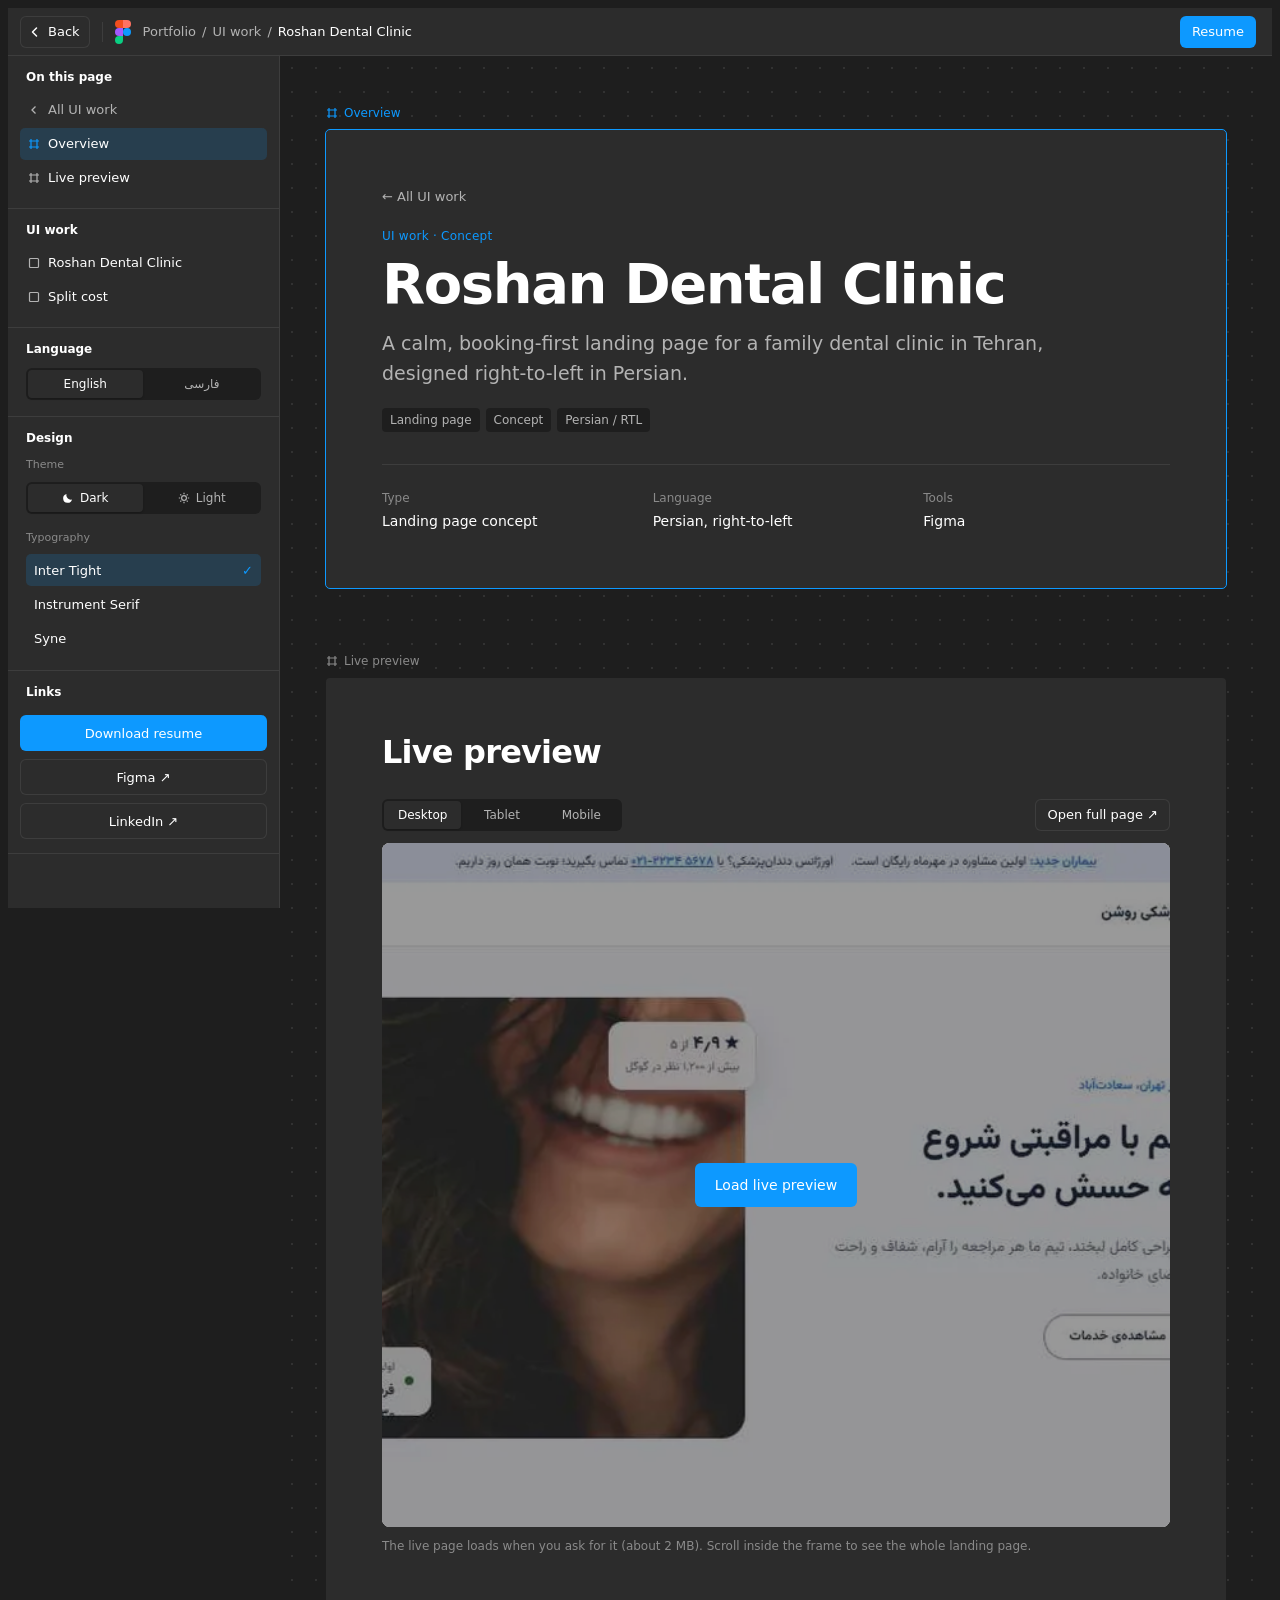
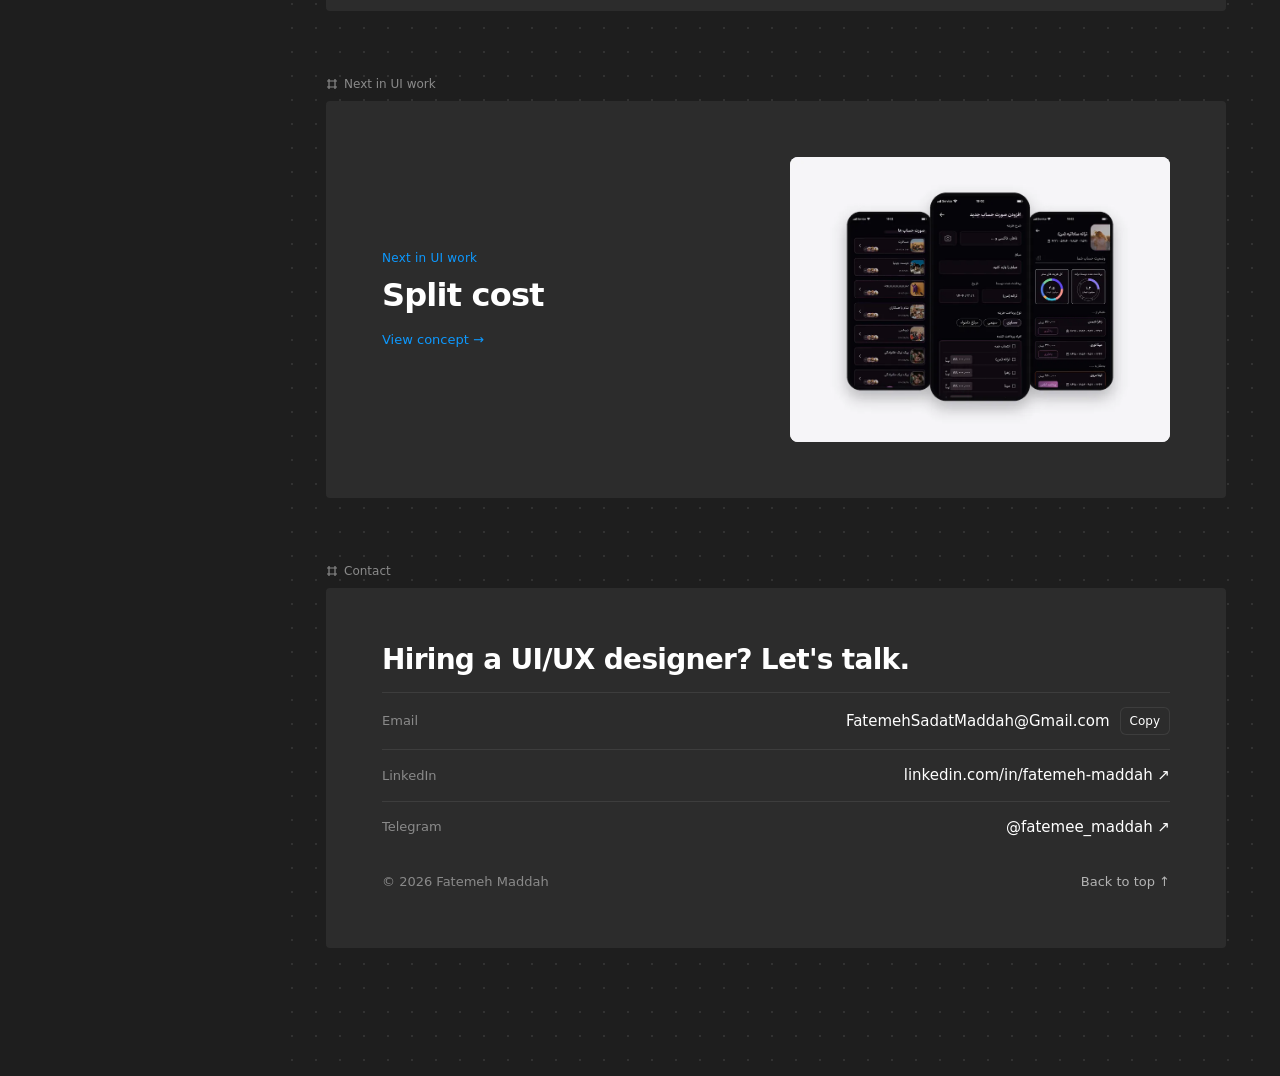
<file: roshan-dental.html>
<!doctype html>
<html lang="en">
<head>
<meta charset="utf-8">
<meta name="viewport" content="width=device-width, initial-scale=1, viewport-fit=cover">
<meta http-equiv="Content-Security-Policy" content="default-src 'self'; script-src 'self' 'unsafe-inline'; style-src 'self' 'unsafe-inline' https://fonts.googleapis.com; font-src https://fonts.gstatic.com; img-src 'self' data:; frame-src 'self'; connect-src 'self'; object-src 'none'; base-uri 'self'; form-action 'none'; upgrade-insecure-requests">
<meta name="referrer" content="strict-origin-when-cross-origin">
<meta name="theme-color" content="#2C2C2C">
<link rel="canonical" href="https://fatemeh-maddah.github.io/roshan-dental.html">
<link rel="alternate" hreflang="en" href="https://fatemeh-maddah.github.io/roshan-dental.html">
<link rel="alternate" hreflang="fa" href="https://fatemeh-maddah.github.io/fa/roshan-dental.html">
<link rel="alternate" hreflang="x-default" href="https://fatemeh-maddah.github.io/roshan-dental.html">
<title>Roshan Dental Clinic — Fatemeh Maddah</title>
<meta name="description" content="Roshan Dental Clinic: a booking-first landing page concept, Persian RTL.">
<link rel="preconnect" href="https://fonts.googleapis.com">
<link rel="preconnect" href="https://fonts.gstatic.com" crossorigin>
<link rel="stylesheet" href="https://fonts.googleapis.com/css2?family=Inter:wght@400;500;600&family=Inter+Tight:wght@600;700&family=JetBrains+Mono:wght@500&display=swap">
<link rel="stylesheet" href="assets/case.css">
<style>.seg a{font:500 12px var(--ui);color:var(--muted);text-decoration:none;border-radius:4px;height:28px;display:flex;align-items:center;justify-content:center}.seg a[aria-current="page"]{background:var(--panel);color:var(--fg);box-shadow:0 1px 2px rgba(0,0,0,.2)}.seg a:hover{color:var(--fg)}@media (max-width:720px){.seg a{height:40px}}</style>
</head>
<body>
<header class="top">
  <a class="btn btn-line back-top" href="index.html#ui-work" data-page aria-label="Back to UI work"><svg width="14" height="14" viewBox="0 0 14 14" fill="none" stroke="currentColor" stroke-width="1.5" stroke-linecap="round" stroke-linejoin="round"><path d="M8.5 3L4.5 7l4 4"/></svg><span>Back</span></a>
  <span class="top-sep" aria-hidden="true"></span>
  <div class="logo" aria-hidden="true"><i></i><i></i><i></i><i></i><i></i></div>
  <nav class="crumb" aria-label="Breadcrumb"><a href="index.html" data-page>Portfolio</a><span>/</span><a href="index.html#ui-work" data-page>UI work</a><span>/</span><b>Roshan Dental Clinic</b></nav>
  <div class="grow"></div>
  <a class="btn btn-blue resume-top" href="Fatemeh-Maddah-Resume.pdf" target="_blank" rel="noopener">Resume</a>
  <button class="btn btn-line layers-btn" type="button" id="openPanel" aria-controls="panel" aria-expanded="false">
    <svg width="14" height="14" viewBox="0 0 14 14" fill="none" stroke="currentColor" stroke-width="1.3"><path d="M3.5 1.5h4.5l2.5 2.5v8.5h-7z"/><path d="M8 1.5V4h2.5M5 7.5h4M5 9.5h4"/></svg>Pages</button>
  <div class="progress" id="progress"></div>
</header>

<div class="shell">
  <main class="canvas" id="top">
    <div class="board">

      <section class="frm" id="overview" aria-labelledby="title">
        <div class="frm-label"><svg width="12" height="12" viewBox="0 0 12 12" fill="none" stroke="currentColor" stroke-width="1.2"><path d="M3 1v10M9 1v10M1 3h10M1 9h10"/></svg>Overview</div>
        <div class="frm-body">
          <a class="back" href="index.html#ui-work" data-page>← All UI work</a>
          <p class="eyebrow">UI work · Concept</p>
          <h1 id="title">Roshan Dental Clinic</h1>
          <p class="summary">A calm, booking-first landing page for a family dental clinic in Tehran, designed right-to-left in Persian.</p>
          <div class="tags"><span class="tag">Landing page</span><span class="tag">Concept</span><span class="tag">Persian / RTL</span></div>
          <dl class="meta">
            <div><dt>Type</dt><dd>Landing page concept</dd></div>
            <div><dt>Language</dt><dd>Persian, right-to-left</dd></div>
            <div><dt>Tools</dt><dd>Figma</dd></div>
          </dl>
        </div>
      </section>
      <section class="frm" id="preview" aria-labelledby="h-preview">
        <div class="frm-label"><svg width="12" height="12" viewBox="0 0 12 12" fill="none" stroke="currentColor" stroke-width="1.2"><path d="M3 1v10M9 1v10M1 3h10M1 9h10"/></svg>Live preview</div>
        <div class="frm-body">
          <h2 id="h-preview">Live preview</h2>
          <div class="viewer-bar">
            <div class="seg" role="group" aria-label="Preview size" id="devices">
              <button type="button" data-dev="desktop" aria-pressed="true">Desktop</button>
              <button type="button" data-dev="tablet" aria-pressed="false">Tablet</button>
              <button type="button" data-dev="mobile" aria-pressed="false">Mobile</button>
            </div>
            <a class="btn btn-line" href="concepts/roshan-dental.html" target="_blank" rel="noopener">Open full page ↗</a>
          </div>
          <div class="stage" id="stage"><div class="device" id="device"><iframe id="frame" data-src="concepts/roshan-dental.html" title="Roshan Dental Clinic landing page, live"></iframe></div>
            <div class="poster" id="poster"><img src="assets/ui/roshan-cover.webp" alt="" width="900" height="535"><button class="btn btn-blue" type="button" id="loadLive">Load live preview</button></div></div>
          <p class="stage-note">The live page loads when you ask for it (about 2 MB). Scroll inside the frame to see the whole landing page.</p>
        </div>
      </section>
      <section class="frm" aria-label="Next in UI work">
        <div class="frm-label"><svg width="12" height="12" viewBox="0 0 12 12" fill="none" stroke="currentColor" stroke-width="1.2"><path d="M3 1v10M9 1v10M1 3h10M1 9h10"/></svg>Next in UI work</div>
        <a class="frm-body next" href="split-cost.html" data-page>
          <div><p class="eyebrow">Next in UI work</p><h2>Split cost</h2><span class="go">View concept →</span></div>
          <div class="shot"><img width="900" height="675" src="assets/ui/split-cover.webp" alt="Split cost mobile app screens" loading="lazy"></div>
        </a>
      </section>
      <section class="frm contact" id="contact" aria-labelledby="h-contact">
        <div class="frm-label"><svg width="12" height="12" viewBox="0 0 12 12" fill="none" stroke="currentColor" stroke-width="1.2"><path d="M3 1v10M9 1v10M1 3h10M1 9h10"/></svg>Contact</div>
        <div class="frm-body">
          <h2 id="h-contact">Hiring a UI/UX designer? Let's talk.</h2>
          <dl>
            <div class="crow"><dt>Email</dt><dd><a href="mailto:FatemehSadatMaddah@Gmail.com" id="email">FatemehSadatMaddah@Gmail.com</a><button class="btn btn-line copy" type="button" id="copyEmail">Copy</button></dd></div>
            <div class="crow"><dt>LinkedIn</dt><dd><a href="https://www.linkedin.com/in/fatemeh-maddah/" target="_blank" rel="noopener">linkedin.com/in/fatemeh-maddah ↗</a></dd></div>
            <div class="crow"><dt>Telegram</dt><dd><a href="https://t.me/fatemee_maddah" target="_blank" rel="noopener">@fatemee_maddah ↗</a></dd></div>
          </dl>
          <div class="foot"><span>© 2026 Fatemeh Maddah</span><a href="#top">Back to top ↑</a></div>
        </div>
      </section>

    </div>
  </main>

  <aside class="side" id="panel" aria-label="Pages">
    <div class="side-head">Pages<button class="btn btn-line" type="button" id="closePanel" aria-label="Close pages">✕</button></div>
    <nav class="sec" aria-label="On this page">
      <h2>On this page</h2>
      <a class="row muted" href="index.html#ui-work" data-page><svg width="12" height="12" viewBox="0 0 12 12" fill="none" stroke="currentColor" stroke-width="1.3"><path d="M7.5 2.5L4 6l3.5 3.5"/></svg>All UI work</a>
      <a class="row active" href="#overview" data-spy="overview"><svg width="12" height="12" viewBox="0 0 12 12" fill="none" stroke="currentColor" stroke-width="1.2"><path d="M3 1v10M9 1v10M1 3h10M1 9h10"/></svg>Overview</a>
      <a class="row" href="#preview" data-spy="preview"><svg width="12" height="12" viewBox="0 0 12 12" fill="none" stroke="currentColor" stroke-width="1.2"><path d="M3 1v10M9 1v10M1 3h10M1 9h10"/></svg>Live preview</a>
    </nav>
    <nav class="sec" aria-label="UI work">
      <h2>UI work</h2>
      <a class="row" href="roshan-dental.html" data-page><svg width="12" height="12" viewBox="0 0 12 12" fill="none" stroke="currentColor" stroke-width="1.2"><rect x="1.5" y="1.5" width="9" height="9" rx="1"/></svg>Roshan Dental Clinic</a>
      <a class="row" href="split-cost.html" data-page><svg width="12" height="12" viewBox="0 0 12 12" fill="none" stroke="currentColor" stroke-width="1.2"><rect x="1.5" y="1.5" width="9" height="9" rx="1"/></svg>Split cost</a>
    </nav>
    <div class="sec" aria-label="Language">
      <h2>Language</h2>
      <div class="prop"><div class="seg" role="group" aria-label="Language"><a href="roshan-dental.html" lang="en" hreflang="en" aria-current="page">English</a><a href="fa/roshan-dental.html" lang="fa" hreflang="fa">فارسی</a></div></div>
    </div>
    <div class="sec" aria-label="Design">
      <h2>Design</h2>
      <div class="prop"><span class="prop-label" id="lbl-theme">Theme</span>
        <div class="seg" role="group" aria-labelledby="lbl-theme">
          <button type="button" data-skin="dark" aria-pressed="true"><svg width="12" height="12" viewBox="0 0 12 12"><path d="M10 7.5A4.5 4.5 0 014.5 2a4.5 4.5 0 105.5 5.5z" fill="currentColor"/></svg>Dark</button>
          <button type="button" data-skin="light" aria-pressed="false"><svg width="12" height="12" viewBox="0 0 12 12" fill="none" stroke="currentColor" stroke-width="1.2"><circle cx="6" cy="6" r="2.4"/><path d="M6 .8v1.4M6 9.8v1.4M.8 6h1.4M9.8 6h1.4M2.3 2.3l1 1M8.7 8.7l1 1M2.3 9.7l1-1M8.7 3.3l1-1"/></svg>Light</button>
        </div></div>
      <div class="prop"><span class="prop-label" id="lbl-font">Typography</span>
        <div class="fonts" role="group" aria-labelledby="lbl-font">
          <button class="font-opt" type="button" data-font="inter" aria-pressed="true">Inter Tight<span class="chk">✓</span></button>
          <button class="font-opt" type="button" data-font="serif" aria-pressed="false">Instrument Serif<span class="chk">✓</span></button>
          <button class="font-opt" type="button" data-font="syne" aria-pressed="false">Syne<span class="chk">✓</span></button>
        </div></div>
    </div>
    <div class="sec links">
      <h2>Links</h2>
      <a class="btn btn-blue" href="Fatemeh-Maddah-Resume.pdf" target="_blank" rel="noopener">Download resume</a>
      <a class="btn btn-line" href="https://www.figma.com/design/IYb5JQwZ62sMDHg5AlnyRL?node-id=764-17307" target="_blank" rel="noopener">Figma ↗</a>
      <a class="btn btn-line" href="https://www.linkedin.com/in/fatemeh-maddah/" target="_blank" rel="noopener">LinkedIn ↗</a>
    </div>
  </aside>
</div>
<div class="scrim" id="scrim"></div>
<div class="toast" id="toast" hidden></div>
<script src="assets/case.js"></script>
<script>
(function(){
  const stage=document.getElementById('stage'),dev=document.getElementById('device'),fr=document.getElementById('frame');
  const W={desktop:1440,tablet:768,mobile:390}; let cur=innerWidth<720?'mobile':'desktop';
  function fit(){
    const sw=stage.clientWidth,sh=stage.clientHeight,t=W[cur];
    const framed=cur!=='desktop'&&sw>t*0.6; stage.classList.toggle('framed',framed);
    const avail=framed?sw-48:sw; const s=Math.min(1,avail/t);
    const h=(framed?sh-32:sh);
    dev.style.width=Math.round(t*s)+'px';
    fr.style.width=t+'px'; fr.style.height=Math.round(h/s)+'px'; fr.style.transform='scale('+s+')';
  }
  function set(v){cur=v;document.querySelectorAll('[data-dev]').forEach(b=>b.setAttribute('aria-pressed',b.dataset.dev===v));fit()}
  document.querySelectorAll('[data-dev]').forEach(b=>b.addEventListener('click',()=>set(b.dataset.dev)));
  new ResizeObserver(fit).observe(stage); set(cur);
  document.getElementById('loadLive').addEventListener('click',()=>{fr.src=fr.dataset.src;document.getElementById('poster').remove()});
})();
</script>
</body>
</html>
</file>
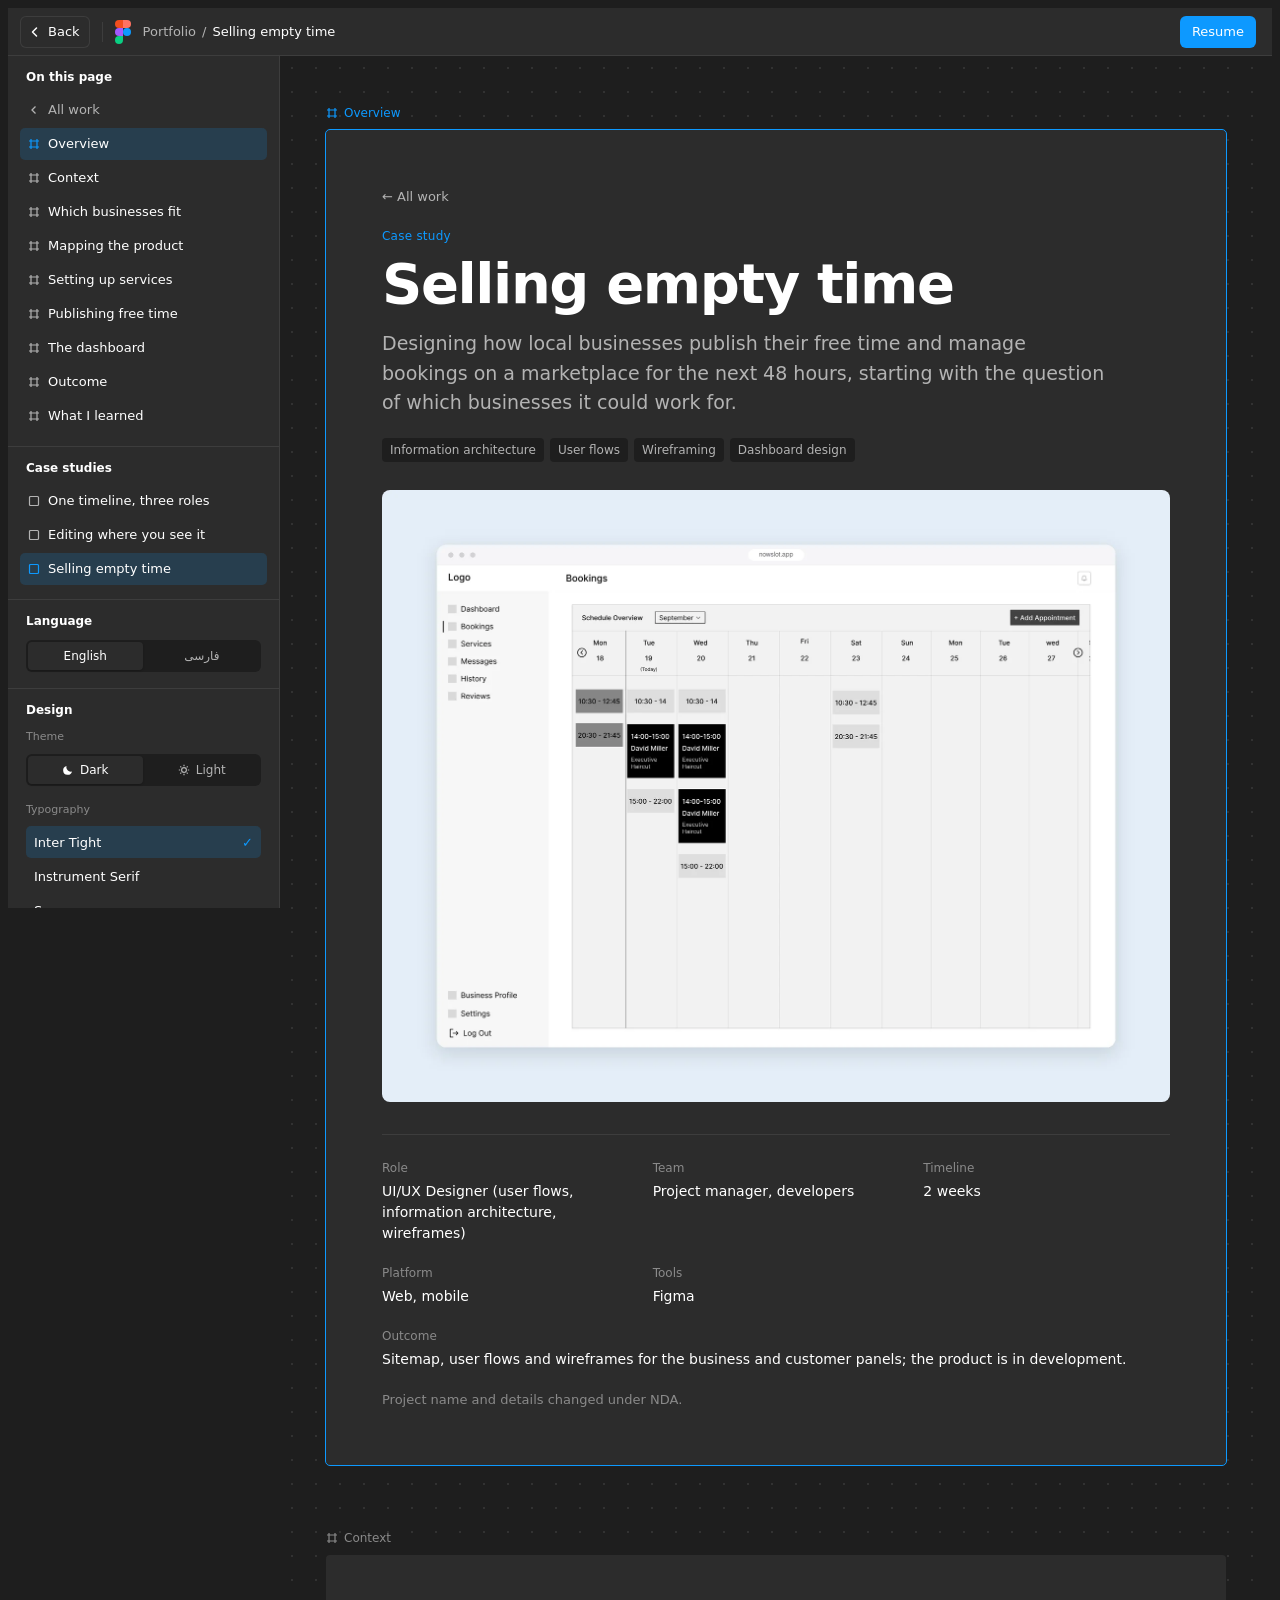
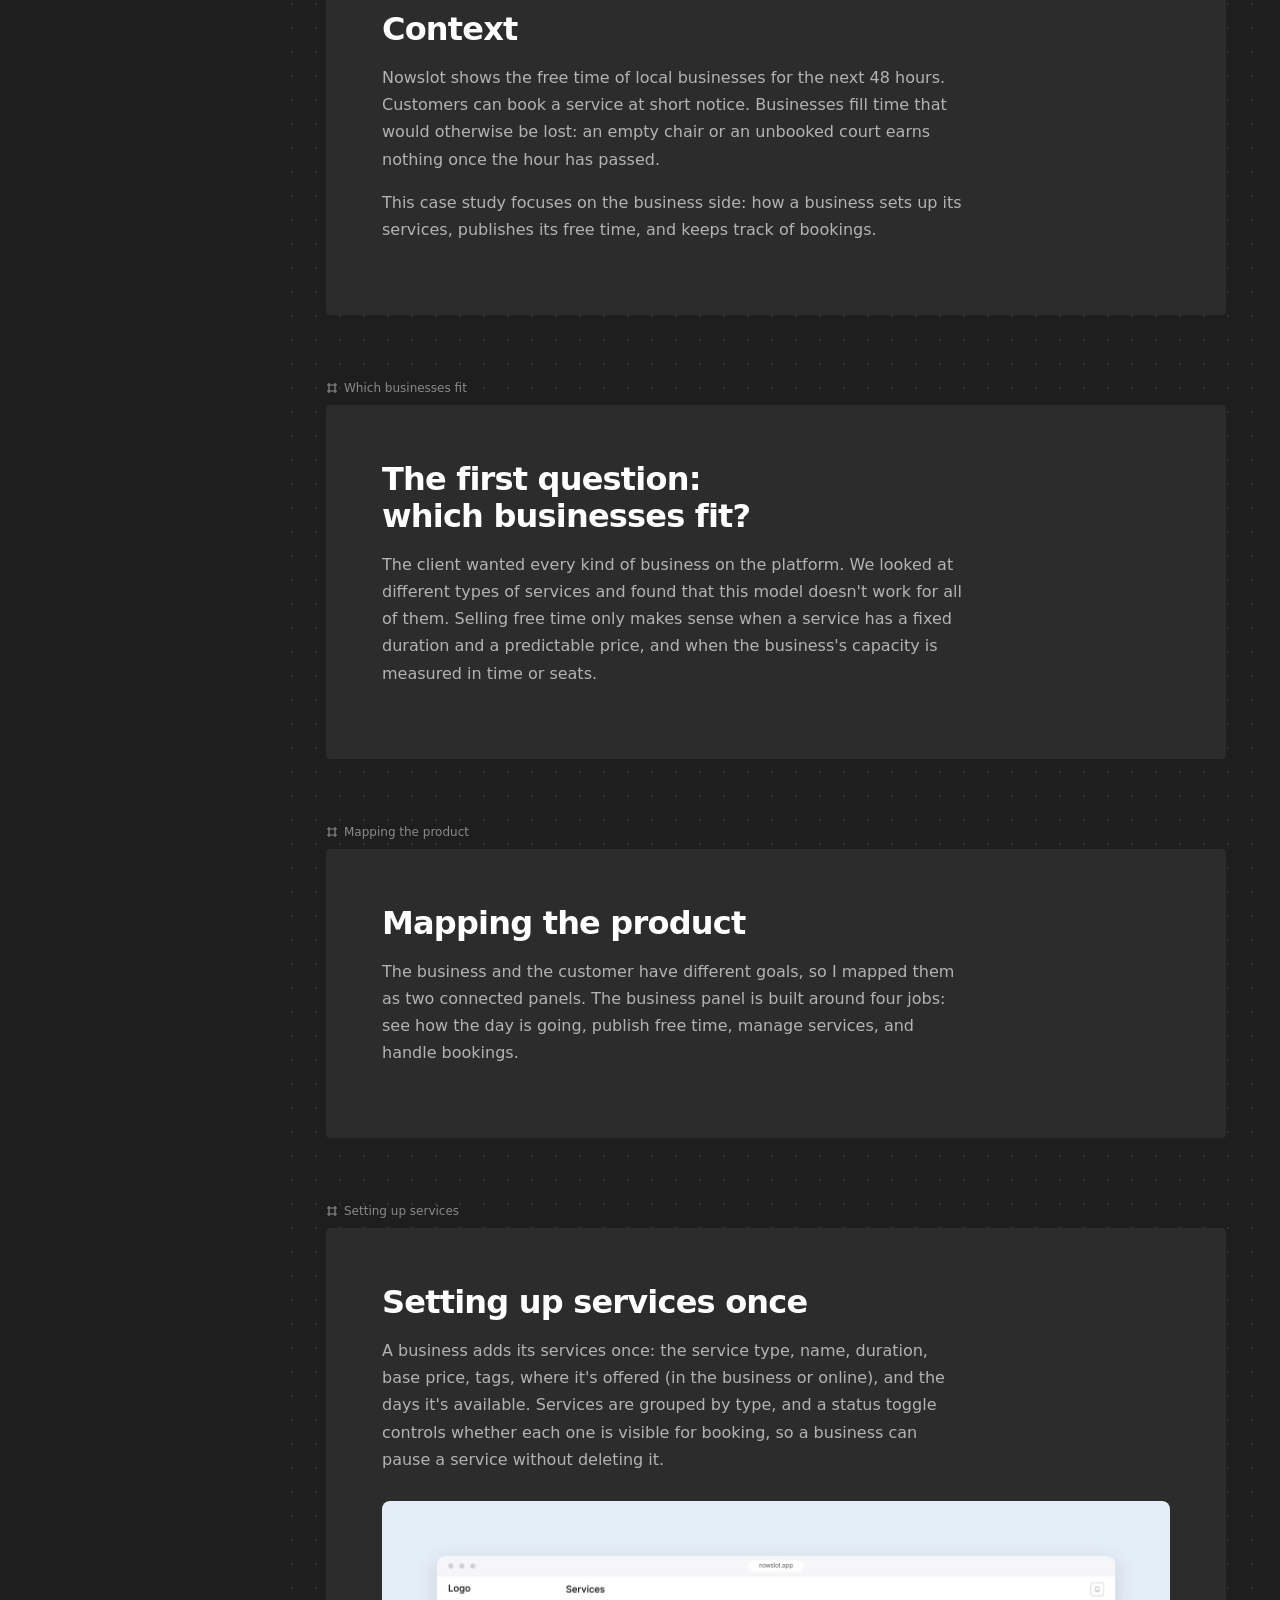
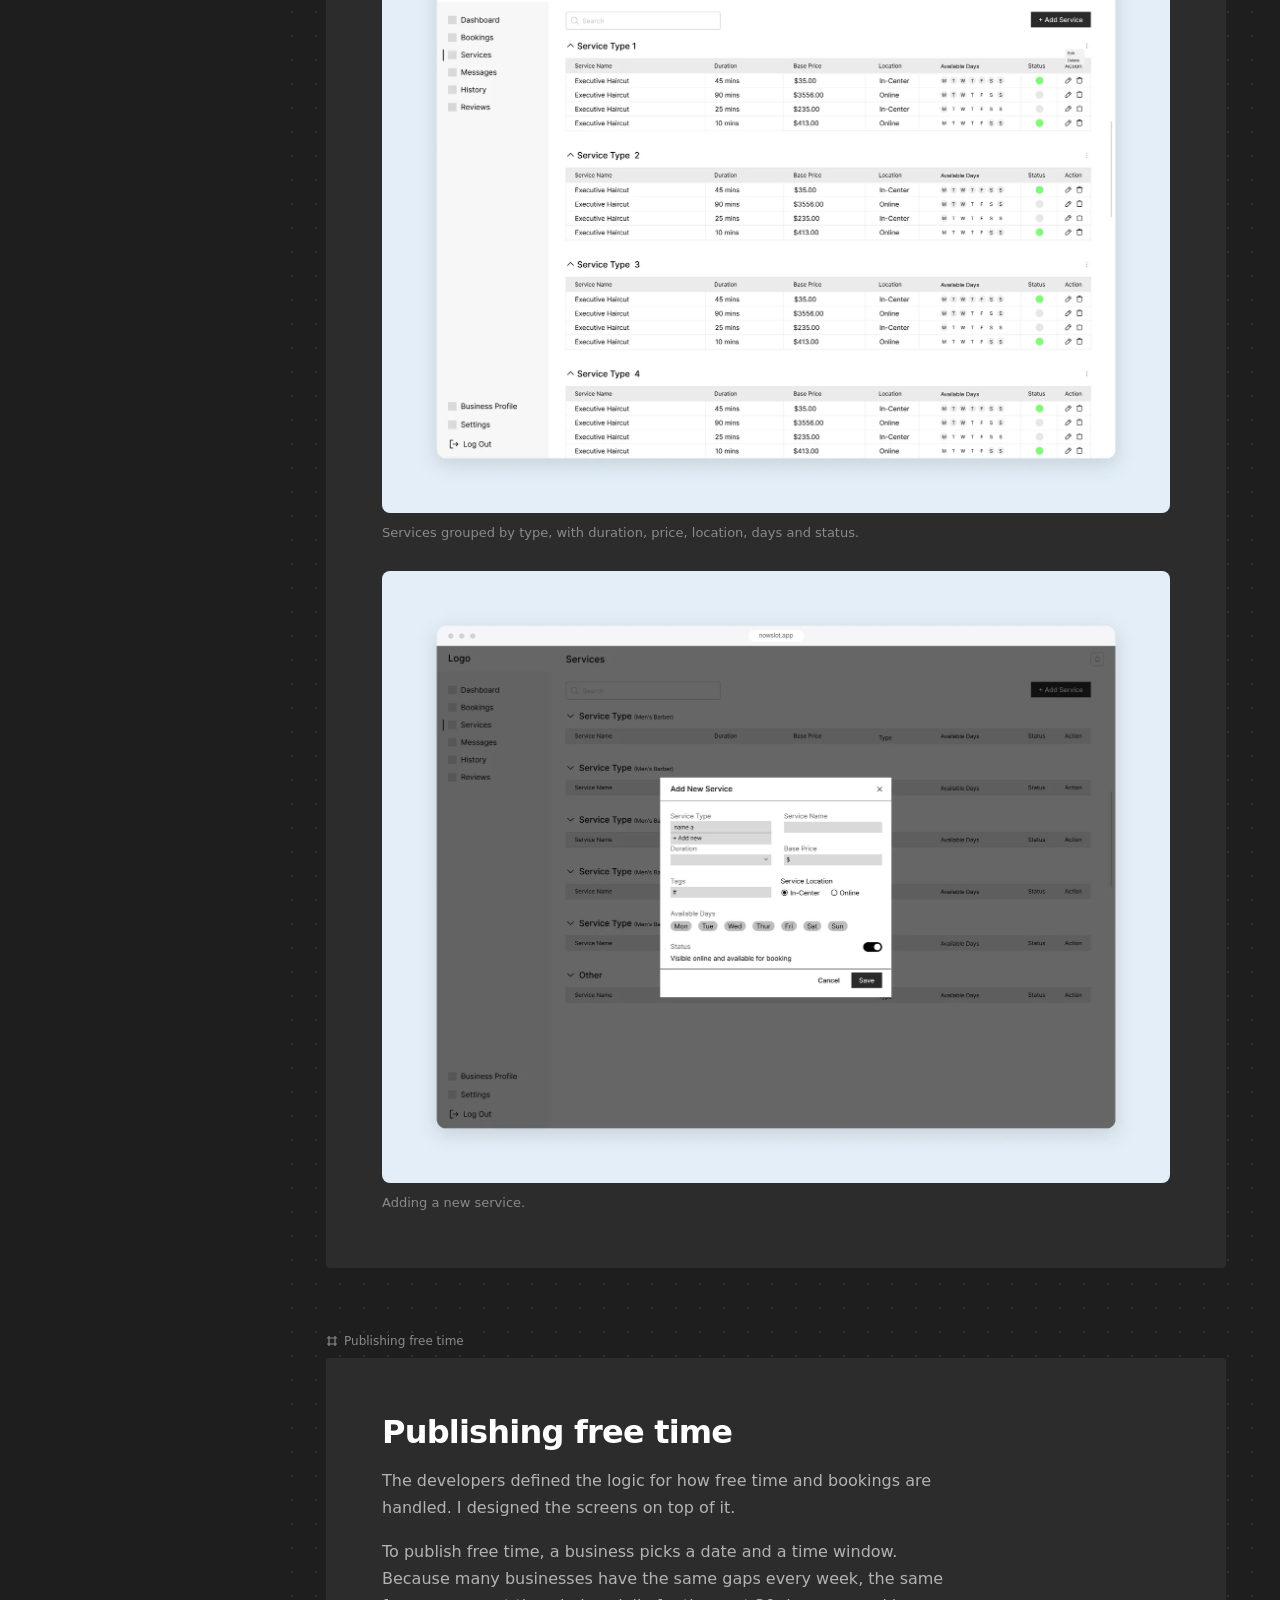
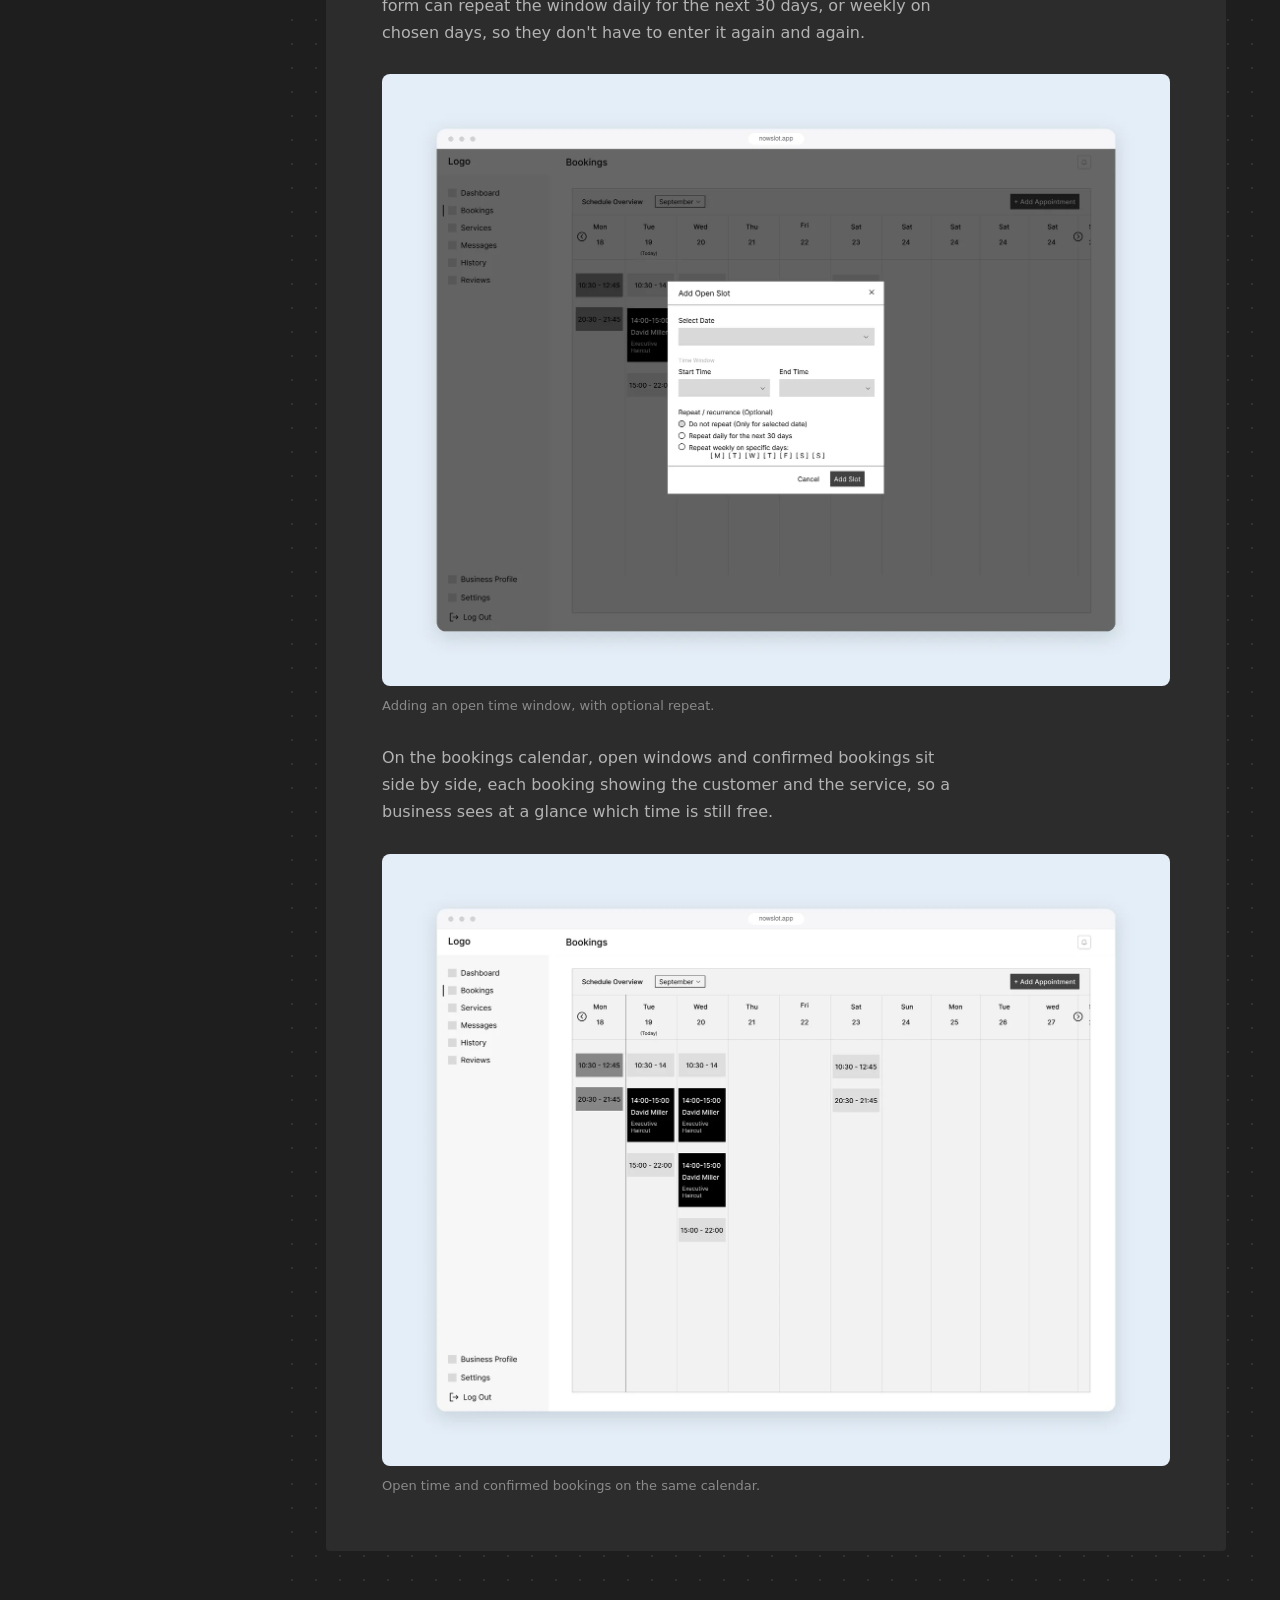
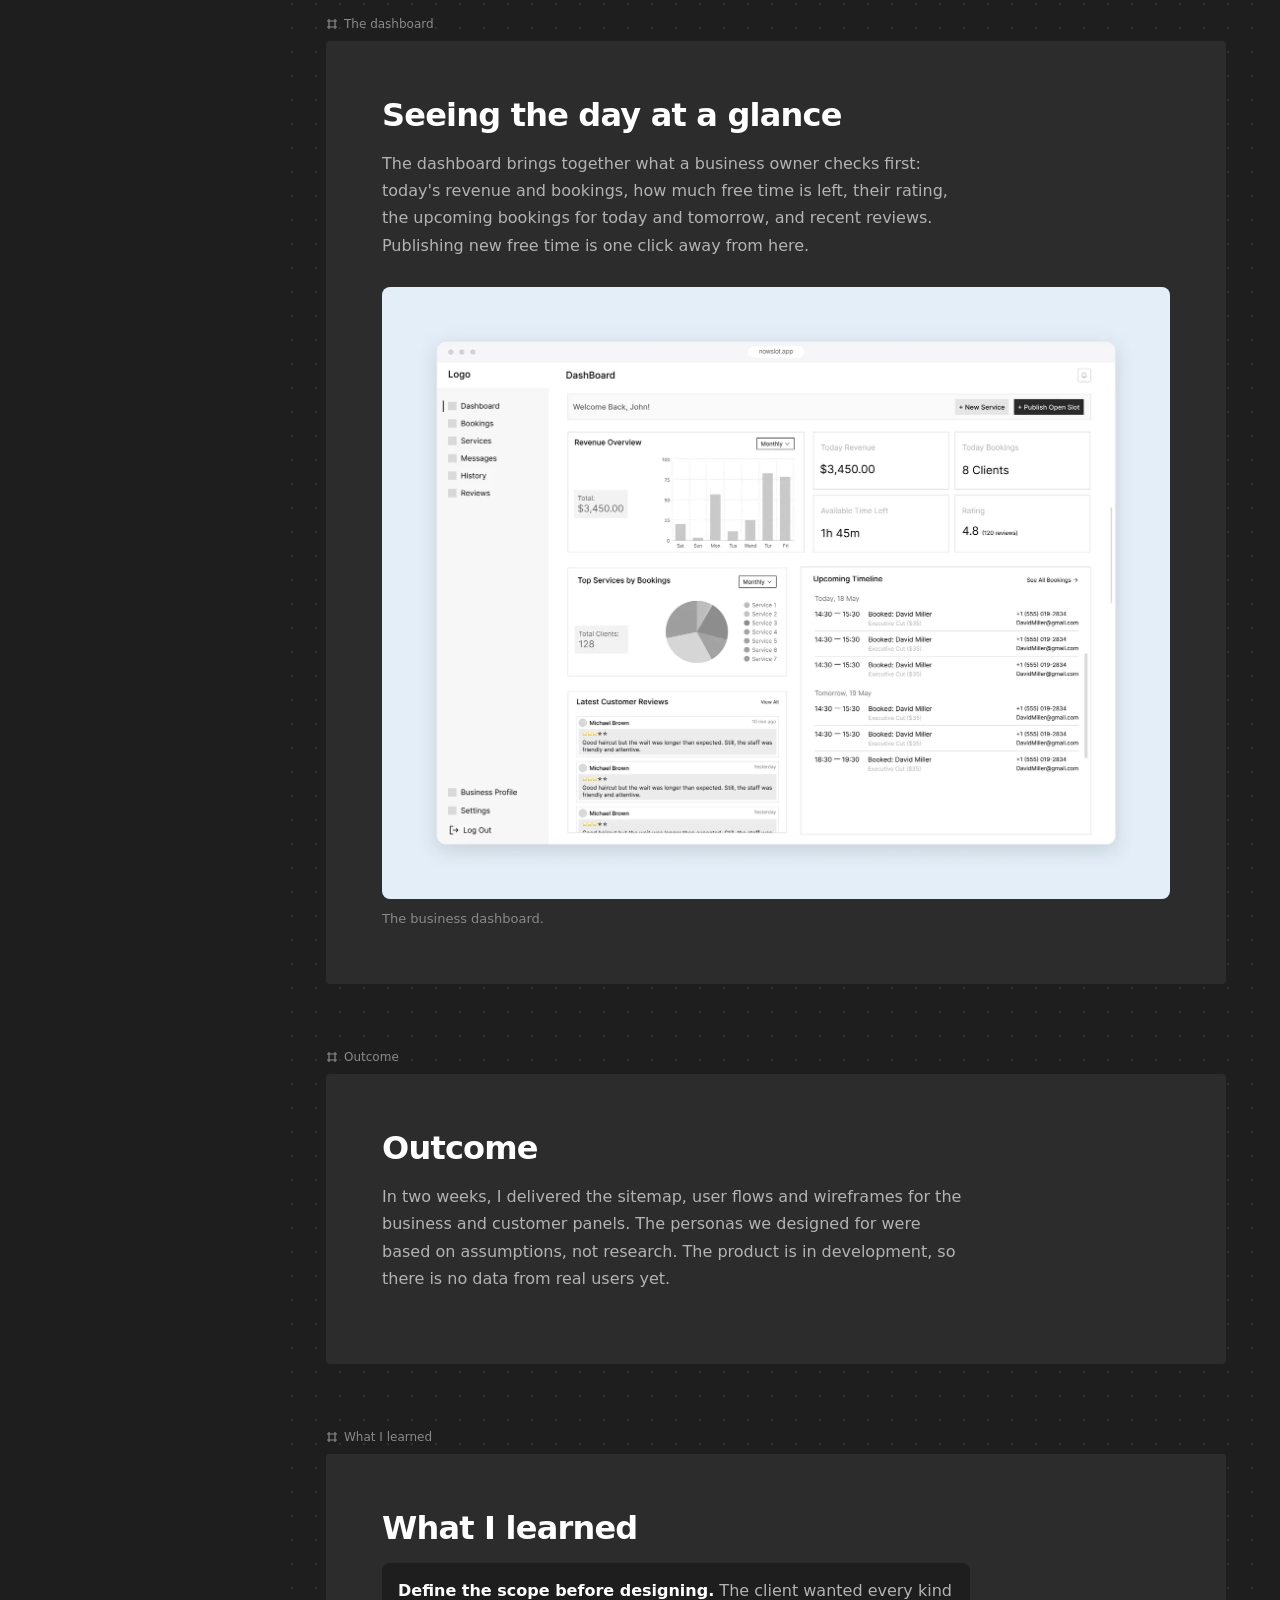
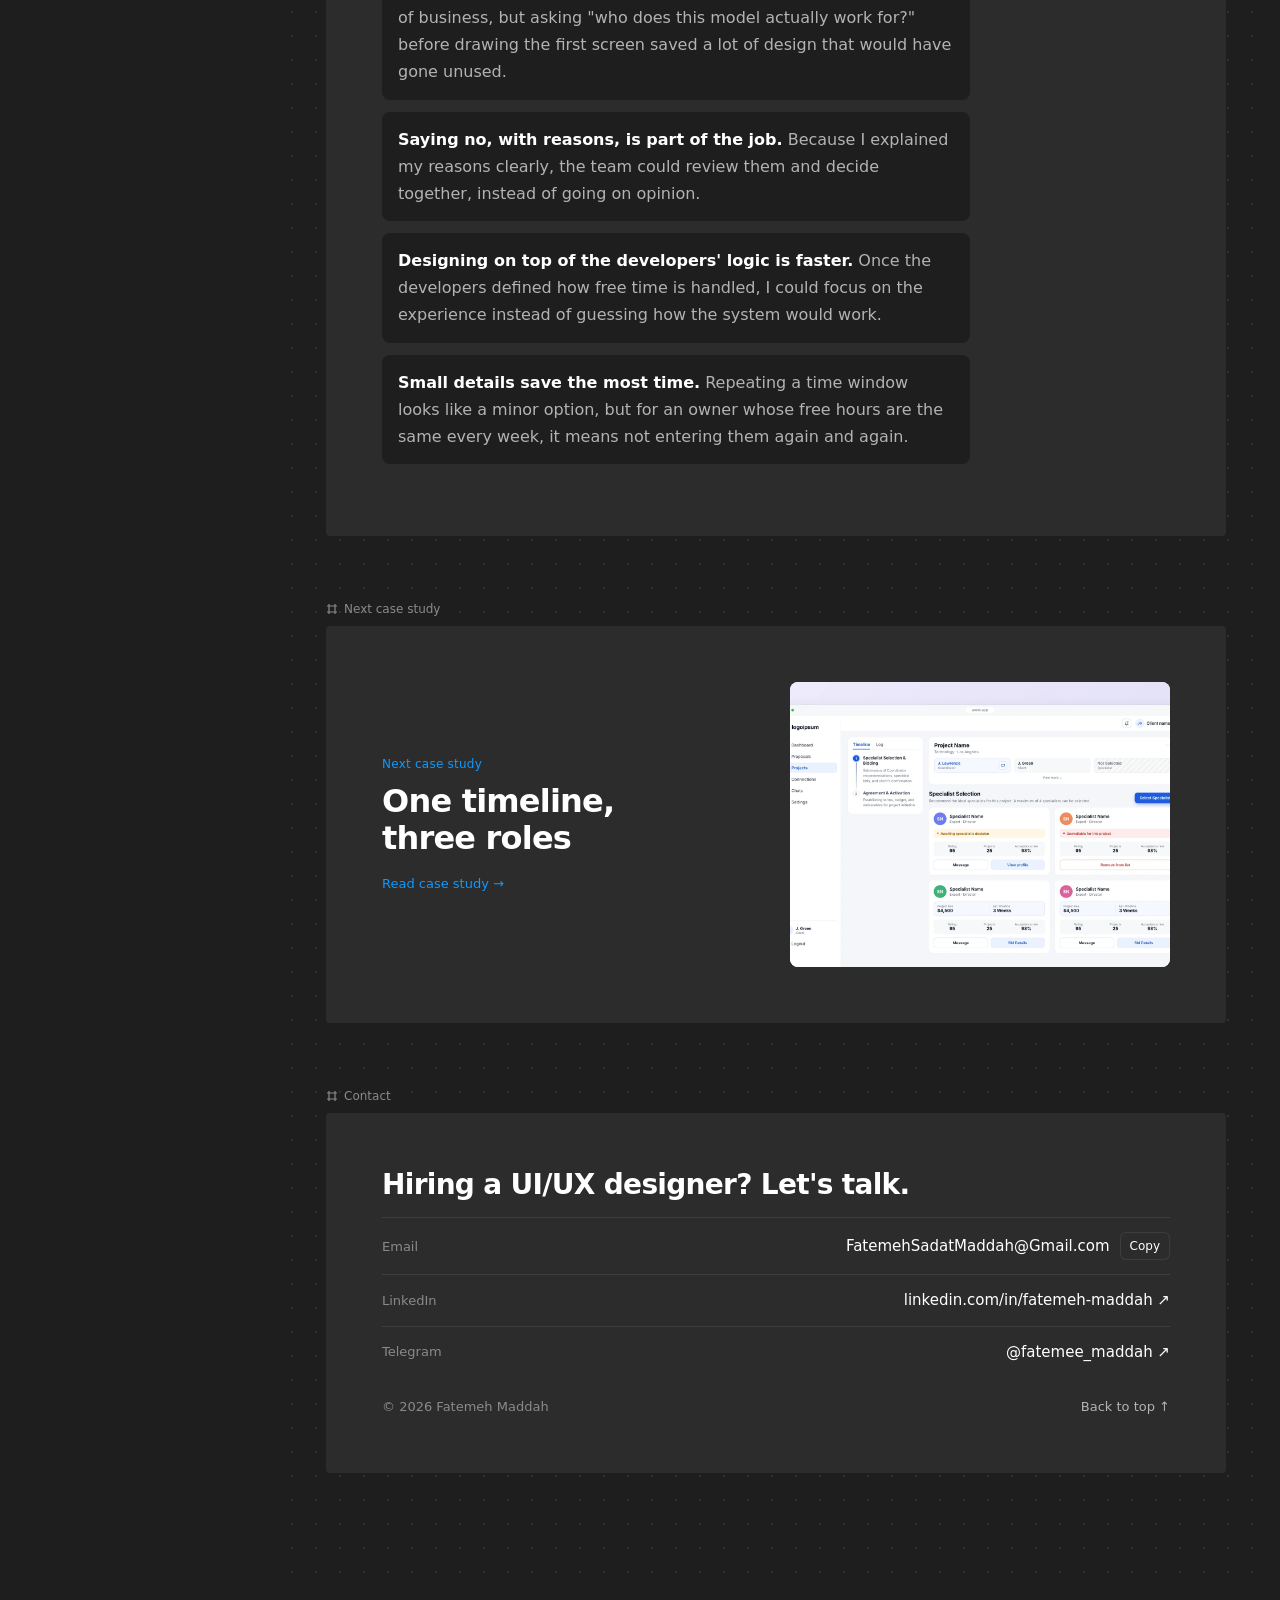
<file: selling-empty-time.html>
<!doctype html>
<html lang="en">
<head>
<meta charset="utf-8">
<meta name="viewport" content="width=device-width, initial-scale=1, viewport-fit=cover">
<meta http-equiv="Content-Security-Policy" content="default-src 'self'; script-src 'self' 'unsafe-inline'; style-src 'self' 'unsafe-inline' https://fonts.googleapis.com; font-src https://fonts.gstatic.com; img-src 'self' data:; frame-src 'self'; connect-src 'self'; object-src 'none'; base-uri 'self'; form-action 'none'; upgrade-insecure-requests">
<meta name="referrer" content="strict-origin-when-cross-origin">
<meta name="theme-color" content="#2C2C2C">
<link rel="canonical" href="https://fatemeh-maddah.github.io/selling-empty-time.html">
<link rel="alternate" hreflang="en" href="https://fatemeh-maddah.github.io/selling-empty-time.html">
<link rel="alternate" hreflang="fa" href="https://fatemeh-maddah.github.io/fa/selling-empty-time.html">
<link rel="alternate" hreflang="x-default" href="https://fatemeh-maddah.github.io/selling-empty-time.html">
<title>Selling empty time — Fatemeh Maddah</title>
<meta name="description" content="Case study: Designing how local businesses publish their free time and manage bookings on a marketplace for the next 48 hours.">
<link rel="preconnect" href="https://fonts.googleapis.com">
<link rel="preconnect" href="https://fonts.gstatic.com" crossorigin>
<link rel="stylesheet" href="https://fonts.googleapis.com/css2?family=Inter:wght@400;500;600&family=Inter+Tight:wght@600;700&display=swap">
<link rel="stylesheet" href="assets/case.css">
<style>.seg a{font:500 12px var(--ui);color:var(--muted);text-decoration:none;border-radius:4px;height:28px;display:flex;align-items:center;justify-content:center}.seg a[aria-current="page"]{background:var(--panel);color:var(--fg);box-shadow:0 1px 2px rgba(0,0,0,.2)}.seg a:hover{color:var(--fg)}@media (max-width:720px){.seg a{height:40px}}</style>
</head>
<body>
<header class="top">
  <a class="btn btn-line back-top" href="index.html#work" data-page aria-label="Back to all work"><svg width="14" height="14" viewBox="0 0 14 14" fill="none" stroke="currentColor" stroke-width="1.5" stroke-linecap="round" stroke-linejoin="round"><path d="M8.5 3L4.5 7l4 4"/></svg><span>Back</span></a>
  <span class="top-sep" aria-hidden="true"></span>
  <div class="logo" aria-hidden="true"><i></i><i></i><i></i><i></i><i></i></div>
  <nav class="crumb" aria-label="Breadcrumb"><a href="index.html" data-page>Portfolio</a><span>/</span><b>Selling empty time</b></nav>
  <div class="grow"></div>
  <a class="btn btn-blue resume-top" href="Fatemeh-Maddah-Resume.pdf" target="_blank" rel="noopener">Resume</a>
  <button class="btn btn-line layers-btn" type="button" id="openPanel" aria-controls="panel" aria-expanded="false">
    <svg width="14" height="14" viewBox="0 0 14 14" fill="none" stroke="currentColor" stroke-width="1.3"><path d="M3.5 1.5h4.5l2.5 2.5v8.5h-7z"/><path d="M8 1.5V4h2.5M5 7.5h4M5 9.5h4"/></svg>Pages</button>
  <div class="progress" id="progress"></div>
</header>

<div class="shell">
  <main class="canvas" id="top">
    <div class="board">

      <section class="frm" id="overview" aria-labelledby="title">
        <div class="frm-label"><svg width="12" height="12" viewBox="0 0 12 12" fill="none" stroke="currentColor" stroke-width="1.2"><path d="M3 1v10M9 1v10M1 3h10M1 9h10"/></svg>Overview</div>
        <div class="frm-body">
          <a class="back" href="index.html#work" data-page>← All work</a>
          <p class="eyebrow">Case study</p>
          <h1 id="title">Selling empty time</h1>
          <p class="summary">Designing how local businesses publish their free time and manage bookings on a marketplace for the next 48 hours, starting with the question of which businesses it could work for.</p>
          <div class="tags"><span class="tag">Information architecture</span><span class="tag">User flows</span><span class="tag">Wireframing</span><span class="tag">Dashboard design</span></div>
          <figure class="fig"><div class="shot"><img src="assets/cs4/cs4-01-cover.webp" alt="Nowslot business panel" width="1600" height="1243"></div></figure>
          <dl class="meta">
            <div><dt>Role</dt><dd>UI/UX Designer (user flows, information architecture, wireframes)</dd></div>
            <div><dt>Team</dt><dd>Project manager, developers</dd></div>
            <div><dt>Timeline</dt><dd>2 weeks</dd></div>
            <div><dt>Platform</dt><dd>Web, mobile</dd></div>
            <div><dt>Tools</dt><dd>Figma</dd></div>
            <div class="full"><dt>Outcome</dt><dd>Sitemap, user flows and wireframes for the business and customer panels; the product is in development.</dd></div>
          </dl>
          <p class="nda">Project name and details changed under NDA.</p>
        </div>
      </section>
      <section class="frm" id="context" aria-labelledby="h-context">
        <div class="frm-label"><svg width="12" height="12" viewBox="0 0 12 12" fill="none" stroke="currentColor" stroke-width="1.2"><path d="M3 1v10M9 1v10M1 3h10M1 9h10"/></svg>Context</div>
        <div class="frm-body">
          <div class="prose">
            <h2 id="h-context">Context</h2>
            <p>Nowslot shows the free time of local businesses for the next 48 hours. Customers can book a service at short notice. Businesses fill time that would otherwise be lost: an empty chair or an unbooked court earns nothing once the hour has passed.</p>
            <p>This case study focuses on the business side: how a business sets up its services, publishes its free time, and keeps track of bookings.</p>
          </div>
        </div>
      </section>
      <section class="frm" id="fit" aria-labelledby="h-fit">
        <div class="frm-label"><svg width="12" height="12" viewBox="0 0 12 12" fill="none" stroke="currentColor" stroke-width="1.2"><path d="M3 1v10M9 1v10M1 3h10M1 9h10"/></svg>Which businesses fit</div>
        <div class="frm-body">
          <div class="prose">
            <h2 id="h-fit">The first question: which businesses fit?</h2>
            <p>The client wanted every kind of business on the platform. We looked at different types of services and found that this model doesn't work for all of them. Selling free time only makes sense when a service has a fixed duration and a predictable price, and when the business's capacity is measured in time or seats.</p>
          </div>
        </div>
      </section>
      <section class="frm" id="mapping" aria-labelledby="h-mapping">
        <div class="frm-label"><svg width="12" height="12" viewBox="0 0 12 12" fill="none" stroke="currentColor" stroke-width="1.2"><path d="M3 1v10M9 1v10M1 3h10M1 9h10"/></svg>Mapping the product</div>
        <div class="frm-body">
          <div class="prose">
            <h2 id="h-mapping">Mapping the product</h2>
            <p>The business and the customer have different goals, so I mapped them as two connected panels. The business panel is built around four jobs: see how the day is going, publish free time, manage services, and handle bookings.</p>
          </div>
        </div>
      </section>
      <section class="frm" id="services" aria-labelledby="h-services">
        <div class="frm-label"><svg width="12" height="12" viewBox="0 0 12 12" fill="none" stroke="currentColor" stroke-width="1.2"><path d="M3 1v10M9 1v10M1 3h10M1 9h10"/></svg>Setting up services</div>
        <div class="frm-body">
          <div class="prose">
            <h2 id="h-services">Setting up services once</h2>
            <p>A business adds its services once: the service type, name, duration, base price, tags, where it's offered (in the business or online), and the days it's available. Services are grouped by type, and a status toggle controls whether each one is visible for booking, so a business can pause a service without deleting it.</p>
          </div>
          <figure class="fig"><div class="shot"><img src="assets/cs4/cs4-03-services.webp" alt="Services grouped by type, with duration, price, location, days and status" width="1600" height="1243" loading="lazy"></div>
            <figcaption>Services grouped by type, with duration, price, location, days and status.</figcaption></figure>
          <figure class="fig"><div class="shot"><img src="assets/cs4/cs4-04-add-service.webp" alt="Adding a new service" width="1600" height="1243" loading="lazy"></div>
            <figcaption>Adding a new service.</figcaption></figure>
        </div>
      </section>
      <section class="frm" id="publishing" aria-labelledby="h-publishing">
        <div class="frm-label"><svg width="12" height="12" viewBox="0 0 12 12" fill="none" stroke="currentColor" stroke-width="1.2"><path d="M3 1v10M9 1v10M1 3h10M1 9h10"/></svg>Publishing free time</div>
        <div class="frm-body">
          <div class="prose">
            <h2 id="h-publishing">Publishing free time</h2>
            <p>The developers defined the logic for how free time and bookings are handled. I designed the screens on top of it.</p>
            <p>To publish free time, a business picks a date and a time window. Because many businesses have the same gaps every week, the same form can repeat the window daily for the next 30 days, or weekly on chosen days, so they don't have to enter it again and again.</p>
          </div>
          <figure class="fig"><div class="shot"><img src="assets/cs4/cs4-05-add-slot.webp" alt="Adding an open time window, with optional repeat" width="1600" height="1243" loading="lazy"></div>
            <figcaption>Adding an open time window, with optional repeat.</figcaption></figure>
          <div class="prose">
            <p>On the bookings calendar, open windows and confirmed bookings sit side by side, each booking showing the customer and the service, so a business sees at a glance which time is still free.</p>
          </div>
          <figure class="fig"><div class="shot"><img src="assets/cs4/cs4-06-calendar.webp" alt="Open time and confirmed bookings on the same calendar" width="1600" height="1243" loading="lazy"></div>
            <figcaption>Open time and confirmed bookings on the same calendar.</figcaption></figure>
        </div>
      </section>
      <section class="frm" id="dashboard" aria-labelledby="h-dashboard">
        <div class="frm-label"><svg width="12" height="12" viewBox="0 0 12 12" fill="none" stroke="currentColor" stroke-width="1.2"><path d="M3 1v10M9 1v10M1 3h10M1 9h10"/></svg>The dashboard</div>
        <div class="frm-body">
          <div class="prose">
            <h2 id="h-dashboard">Seeing the day at a glance</h2>
            <p>The dashboard brings together what a business owner checks first: today's revenue and bookings, how much free time is left, their rating, the upcoming bookings for today and tomorrow, and recent reviews. Publishing new free time is one click away from here.</p>
          </div>
          <figure class="fig"><div class="shot"><img src="assets/cs4/cs4-07-dashboard.webp" alt="The business dashboard" width="1600" height="1243" loading="lazy"></div>
            <figcaption>The business dashboard.</figcaption></figure>
        </div>
      </section>
      <section class="frm" id="outcome" aria-labelledby="h-outcome">
        <div class="frm-label"><svg width="12" height="12" viewBox="0 0 12 12" fill="none" stroke="currentColor" stroke-width="1.2"><path d="M3 1v10M9 1v10M1 3h10M1 9h10"/></svg>Outcome</div>
        <div class="frm-body">
          <div class="prose">
            <h2 id="h-outcome">Outcome</h2>
            <p>In two weeks, I delivered the sitemap, user flows and wireframes for the business and customer panels. The personas we designed for were based on assumptions, not research. The product is in development, so there is no data from real users yet.</p>
          </div>
        </div>
      </section>
      <section class="frm" id="learned" aria-labelledby="h-learned">
        <div class="frm-label"><svg width="12" height="12" viewBox="0 0 12 12" fill="none" stroke="currentColor" stroke-width="1.2"><path d="M3 1v10M9 1v10M1 3h10M1 9h10"/></svg>What I learned</div>
        <div class="frm-body">
          <div class="prose">
            <h2 id="h-learned">What I learned</h2>
            <ul class="points"><li><b>Define the scope before designing.</b> The client wanted every kind of business, but asking "who does this model actually work for?" before drawing the first screen saved a lot of design that would have gone unused.</li><li><b>Saying no, with reasons, is part of the job.</b> Because I explained my reasons clearly, the team could review them and decide together, instead of going on opinion.</li><li><b>Designing on top of the developers' logic is faster.</b> Once the developers defined how free time is handled, I could focus on the experience instead of guessing how the system would work.</li><li><b>Small details save the most time.</b> Repeating a time window looks like a minor option, but for an owner whose free hours are the same every week, it means not entering them again and again.</li></ul>
          </div>
        </div>
      </section>
      <section class="frm" aria-label="Next case study">
        <div class="frm-label"><svg width="12" height="12" viewBox="0 0 12 12" fill="none" stroke="currentColor" stroke-width="1.2"><path d="M3 1v10M9 1v10M1 3h10M1 9h10"/></svg>Next case study</div>
        <a class="frm-body next" href="one-timeline-three-roles.html" data-page>
          <div><p class="eyebrow">Next case study</p><h2>One timeline, three roles</h2><span class="go">Read case study →</span></div>
          <div class="shot"><img width="1600" height="1000" src="assets/cs/cs1-01-cover.webp" alt="One timeline, three roles: project timeline screen" loading="lazy"></div>
        </a>
      </section>
      <section class="frm contact" id="contact" aria-labelledby="h-contact">
        <div class="frm-label"><svg width="12" height="12" viewBox="0 0 12 12" fill="none" stroke="currentColor" stroke-width="1.2"><path d="M3 1v10M9 1v10M1 3h10M1 9h10"/></svg>Contact</div>
        <div class="frm-body">
          <h2 id="h-contact">Hiring a UI/UX designer? Let's talk.</h2>
          <dl>
            <div class="crow"><dt>Email</dt><dd><a href="mailto:FatemehSadatMaddah@Gmail.com" id="email">FatemehSadatMaddah@Gmail.com</a><button class="btn btn-line copy" type="button" id="copyEmail">Copy</button></dd></div>
            <div class="crow"><dt>LinkedIn</dt><dd><a href="https://www.linkedin.com/in/fatemeh-maddah/" target="_blank" rel="noopener">linkedin.com/in/fatemeh-maddah ↗</a></dd></div>
            <div class="crow"><dt>Telegram</dt><dd><a href="https://t.me/fatemee_maddah" target="_blank" rel="noopener">@fatemee_maddah ↗</a></dd></div>
          </dl>
          <div class="foot"><span>© 2026 Fatemeh Maddah</span><a href="#top">Back to top ↑</a></div>
        </div>
      </section>

    </div>
  </main>

  <aside class="side" id="panel" aria-label="Pages">
    <div class="side-head">Pages<button class="btn btn-line" type="button" id="closePanel" aria-label="Close pages">✕</button></div>
    <nav class="sec" aria-label="On this page">
      <h2>On this page</h2>
      <a class="row muted" href="index.html#work" data-page><svg width="12" height="12" viewBox="0 0 12 12" fill="none" stroke="currentColor" stroke-width="1.3"><path d="M7.5 2.5L4 6l3.5 3.5"/></svg>All work</a>
      <a class="row active" href="#overview" data-spy="overview"><svg width="12" height="12" viewBox="0 0 12 12" fill="none" stroke="currentColor" stroke-width="1.2"><path d="M3 1v10M9 1v10M1 3h10M1 9h10"/></svg>Overview</a>
      <a class="row" href="#context" data-spy="context"><svg width="12" height="12" viewBox="0 0 12 12" fill="none" stroke="currentColor" stroke-width="1.2"><path d="M3 1v10M9 1v10M1 3h10M1 9h10"/></svg>Context</a>
      <a class="row" href="#fit" data-spy="fit"><svg width="12" height="12" viewBox="0 0 12 12" fill="none" stroke="currentColor" stroke-width="1.2"><path d="M3 1v10M9 1v10M1 3h10M1 9h10"/></svg>Which businesses fit</a>
      <a class="row" href="#mapping" data-spy="mapping"><svg width="12" height="12" viewBox="0 0 12 12" fill="none" stroke="currentColor" stroke-width="1.2"><path d="M3 1v10M9 1v10M1 3h10M1 9h10"/></svg>Mapping the product</a>
      <a class="row" href="#services" data-spy="services"><svg width="12" height="12" viewBox="0 0 12 12" fill="none" stroke="currentColor" stroke-width="1.2"><path d="M3 1v10M9 1v10M1 3h10M1 9h10"/></svg>Setting up services</a>
      <a class="row" href="#publishing" data-spy="publishing"><svg width="12" height="12" viewBox="0 0 12 12" fill="none" stroke="currentColor" stroke-width="1.2"><path d="M3 1v10M9 1v10M1 3h10M1 9h10"/></svg>Publishing free time</a>
      <a class="row" href="#dashboard" data-spy="dashboard"><svg width="12" height="12" viewBox="0 0 12 12" fill="none" stroke="currentColor" stroke-width="1.2"><path d="M3 1v10M9 1v10M1 3h10M1 9h10"/></svg>The dashboard</a>
      <a class="row" href="#outcome" data-spy="outcome"><svg width="12" height="12" viewBox="0 0 12 12" fill="none" stroke="currentColor" stroke-width="1.2"><path d="M3 1v10M9 1v10M1 3h10M1 9h10"/></svg>Outcome</a>
      <a class="row" href="#learned" data-spy="learned"><svg width="12" height="12" viewBox="0 0 12 12" fill="none" stroke="currentColor" stroke-width="1.2"><path d="M3 1v10M9 1v10M1 3h10M1 9h10"/></svg>What I learned</a>
    </nav>
    <nav class="sec" aria-label="Case studies">
      <h2>Case studies</h2>
      <a class="row" href="one-timeline-three-roles.html" data-page><svg width="12" height="12" viewBox="0 0 12 12" fill="none" stroke="currentColor" stroke-width="1.2"><rect x="1.5" y="1.5" width="9" height="9" rx="1"/></svg>One timeline, three roles</a>
      <a class="row" href="editing-where-you-see-it.html" data-page><svg width="12" height="12" viewBox="0 0 12 12" fill="none" stroke="currentColor" stroke-width="1.2"><rect x="1.5" y="1.5" width="9" height="9" rx="1"/></svg>Editing where you see it</a>
      <a class="row active" href="selling-empty-time.html" aria-current="page"><svg width="12" height="12" viewBox="0 0 12 12" fill="none" stroke="currentColor" stroke-width="1.2"><rect x="1.5" y="1.5" width="9" height="9" rx="1"/></svg>Selling empty time</a>
    </nav>
    <div class="sec" aria-label="Language">
      <h2>Language</h2>
      <div class="prop"><div class="seg" role="group" aria-label="Language"><a href="selling-empty-time.html" lang="en" hreflang="en" aria-current="page">English</a><a href="fa/selling-empty-time.html" lang="fa" hreflang="fa">فارسی</a></div></div>
    </div>
    <div class="sec" aria-label="Design">
      <h2>Design</h2>
      <div class="prop"><span class="prop-label" id="lbl-theme">Theme</span>
        <div class="seg" role="group" aria-labelledby="lbl-theme">
          <button type="button" data-skin="dark" aria-pressed="true"><svg width="12" height="12" viewBox="0 0 12 12"><path d="M10 7.5A4.5 4.5 0 014.5 2a4.5 4.5 0 105.5 5.5z" fill="currentColor"/></svg>Dark</button>
          <button type="button" data-skin="light" aria-pressed="false"><svg width="12" height="12" viewBox="0 0 12 12" fill="none" stroke="currentColor" stroke-width="1.2"><circle cx="6" cy="6" r="2.4"/><path d="M6 .8v1.4M6 9.8v1.4M.8 6h1.4M9.8 6h1.4M2.3 2.3l1 1M8.7 8.7l1 1M2.3 9.7l1-1M8.7 3.3l1-1"/></svg>Light</button>
        </div></div>
      <div class="prop"><span class="prop-label" id="lbl-font">Typography</span>
        <div class="fonts" role="group" aria-labelledby="lbl-font">
          <button class="font-opt" type="button" data-font="inter" aria-pressed="true">Inter Tight<span class="chk">✓</span></button>
          <button class="font-opt" type="button" data-font="serif" aria-pressed="false">Instrument Serif<span class="chk">✓</span></button>
          <button class="font-opt" type="button" data-font="syne" aria-pressed="false">Syne<span class="chk">✓</span></button>
        </div></div>
    </div>
    <div class="sec links">
      <h2>Links</h2>
      <a class="btn btn-blue" href="Fatemeh-Maddah-Resume.pdf" target="_blank" rel="noopener">Download resume</a>
      <a class="btn btn-line" href="https://www.figma.com/design/IYb5JQwZ62sMDHg5AlnyRL?node-id=764-17307" target="_blank" rel="noopener">Figma ↗</a>
      <a class="btn btn-line" href="https://www.linkedin.com/in/fatemeh-maddah/" target="_blank" rel="noopener">LinkedIn ↗</a>
    </div>
  </aside>
</div>
<div class="scrim" id="scrim"></div>
<div class="toast" id="toast" hidden></div>
<script src="assets/case.js"></script>
</body>
</html>
</file>
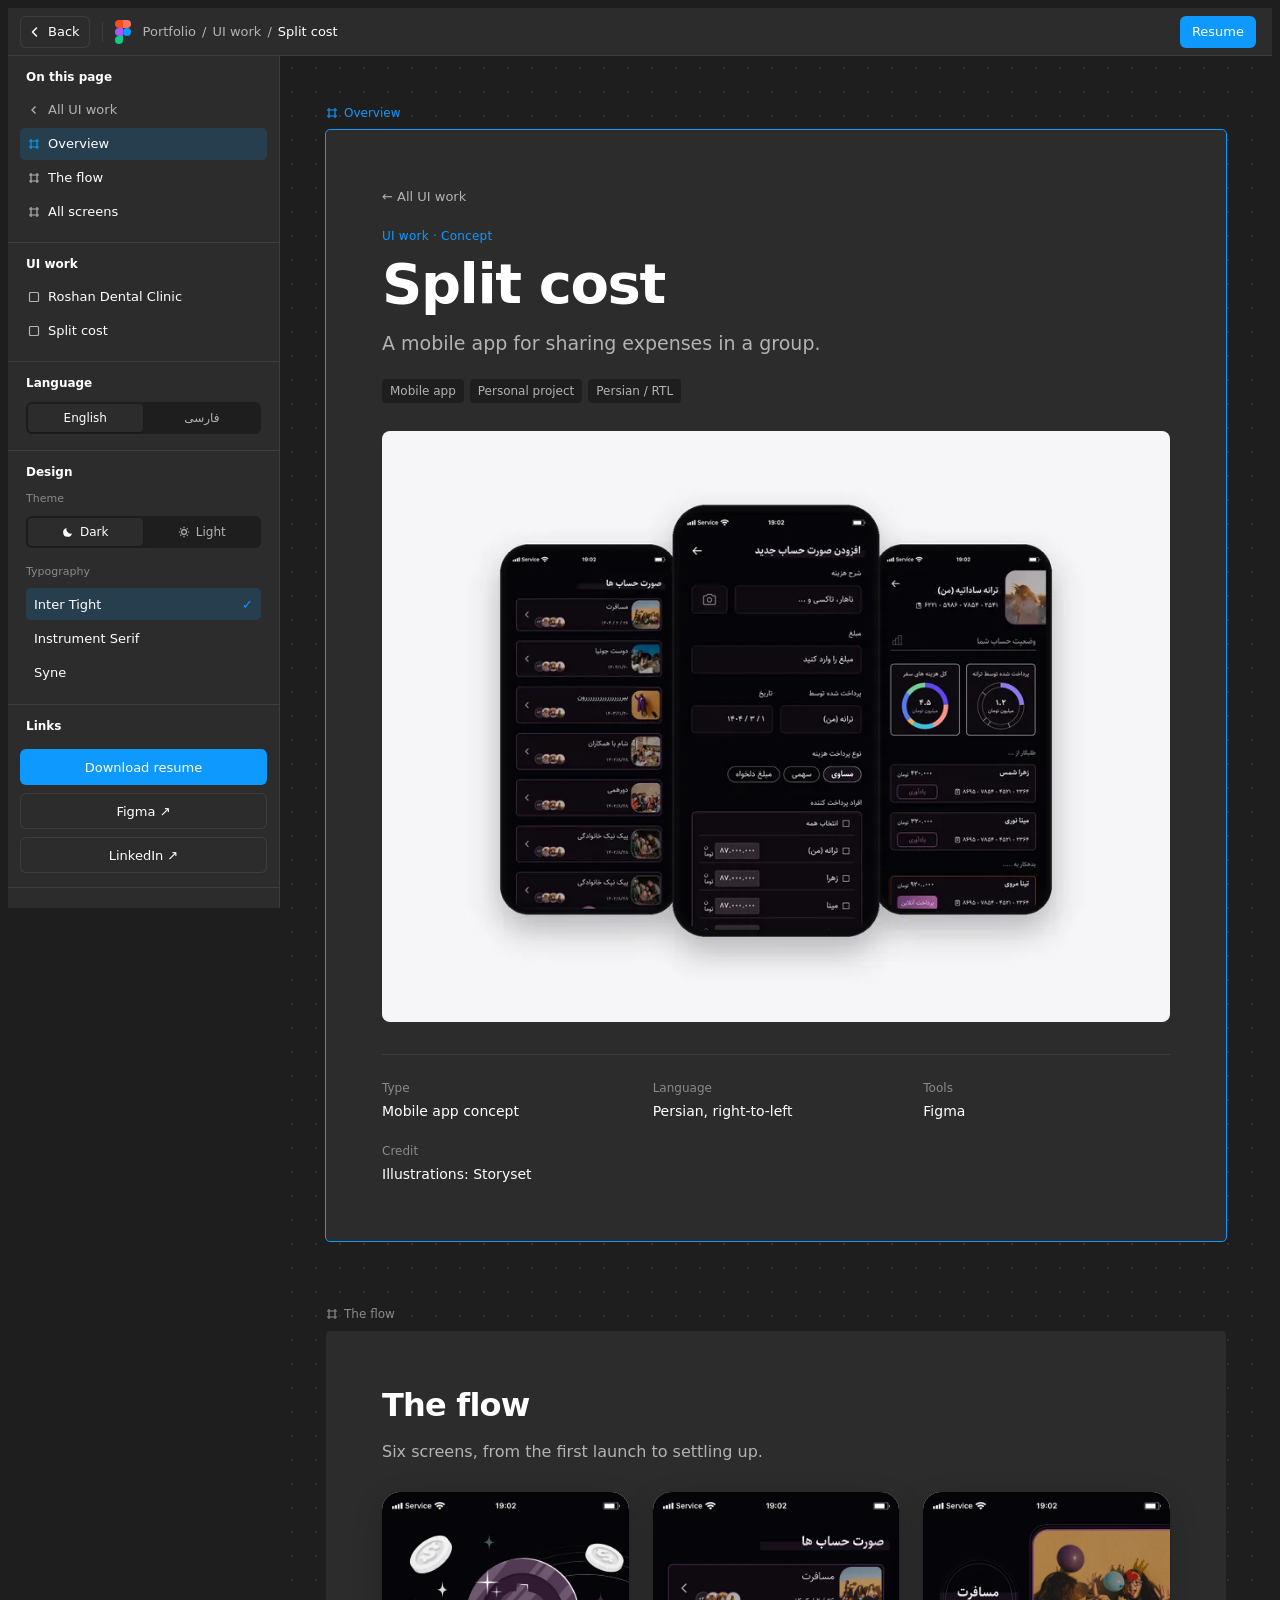
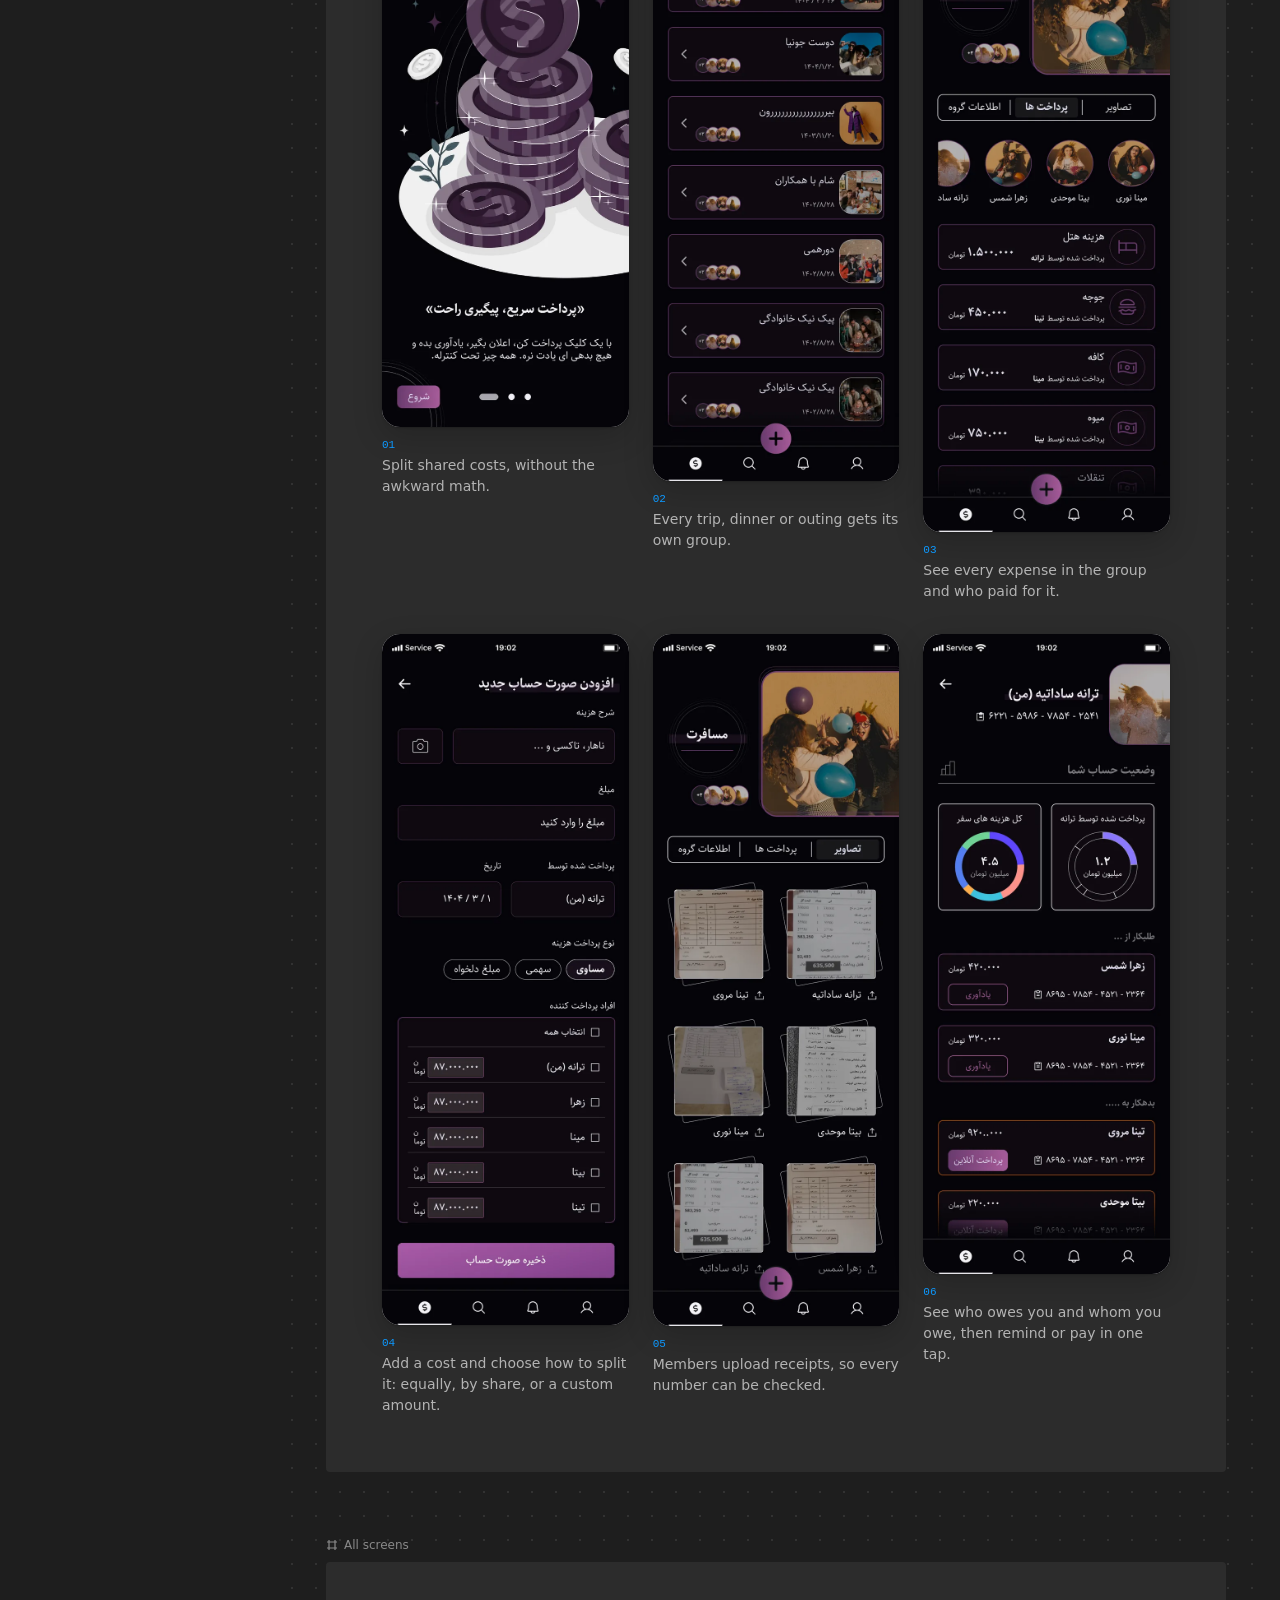
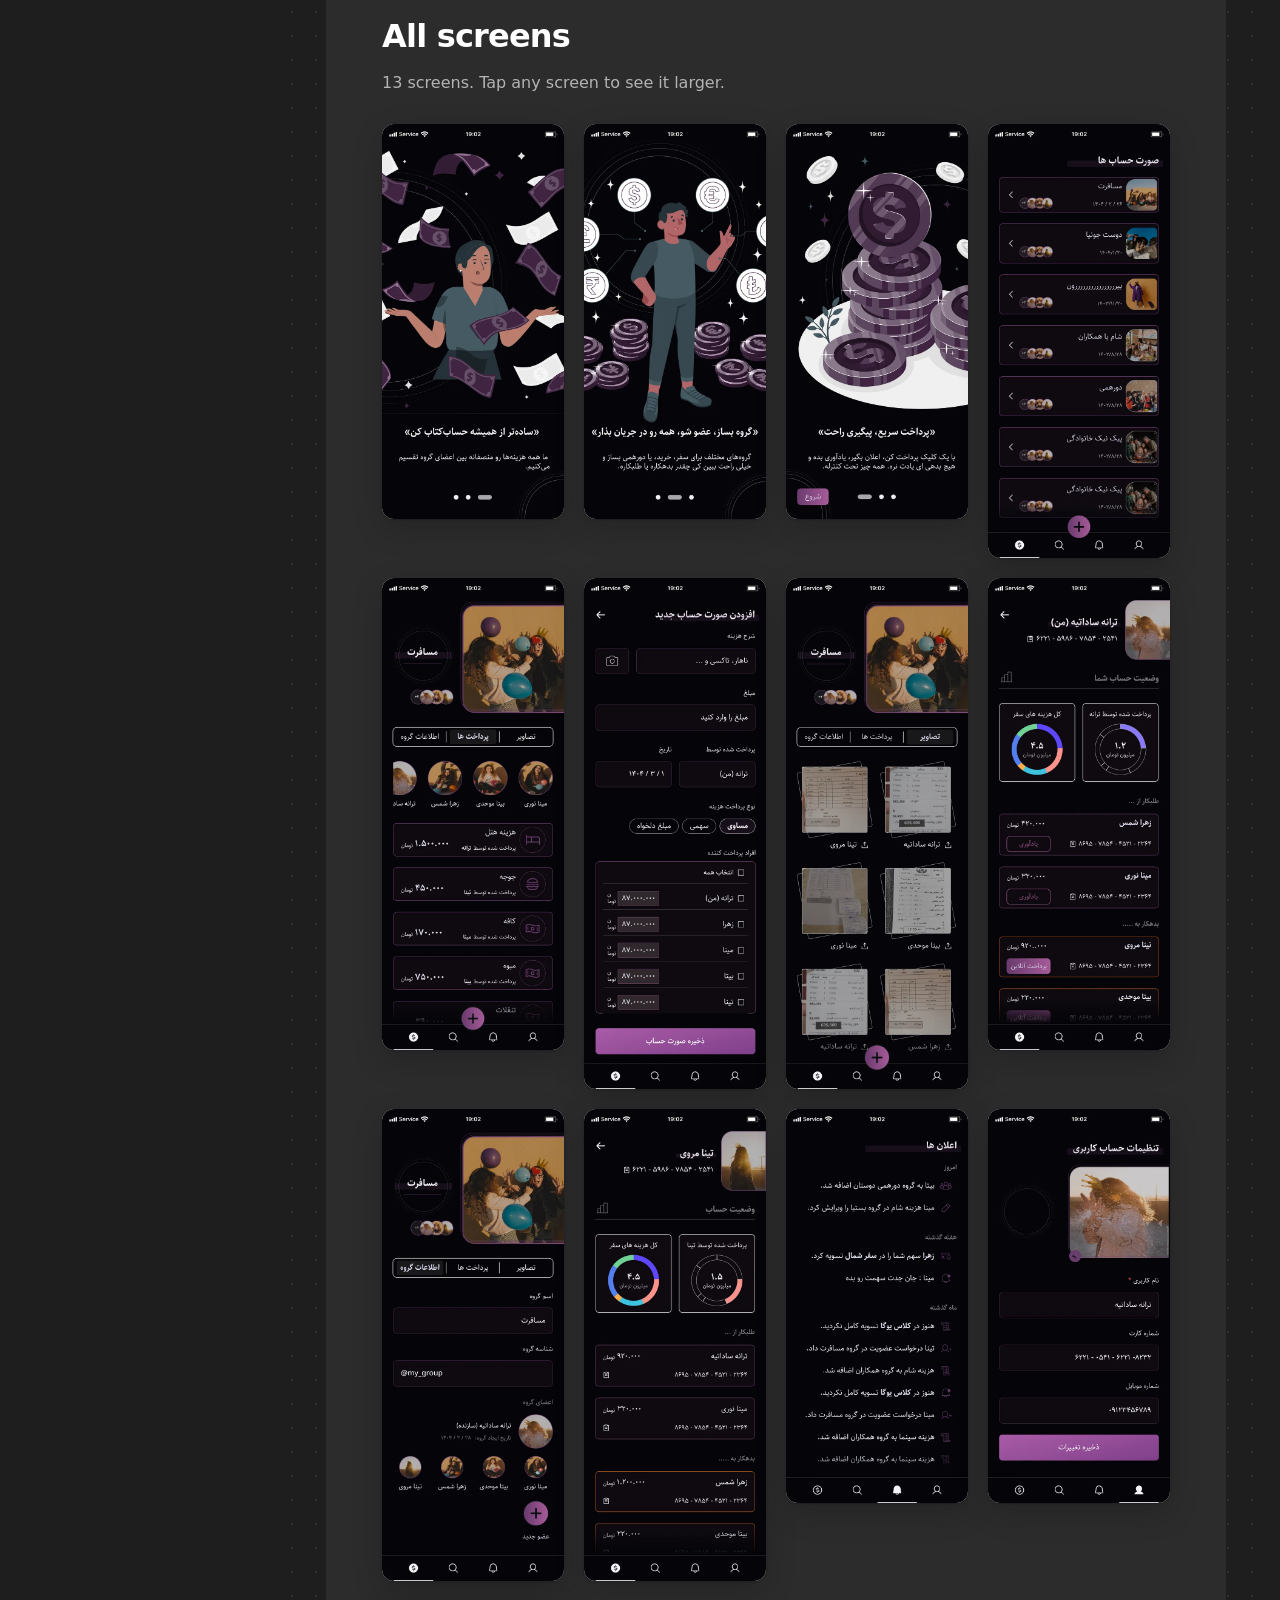
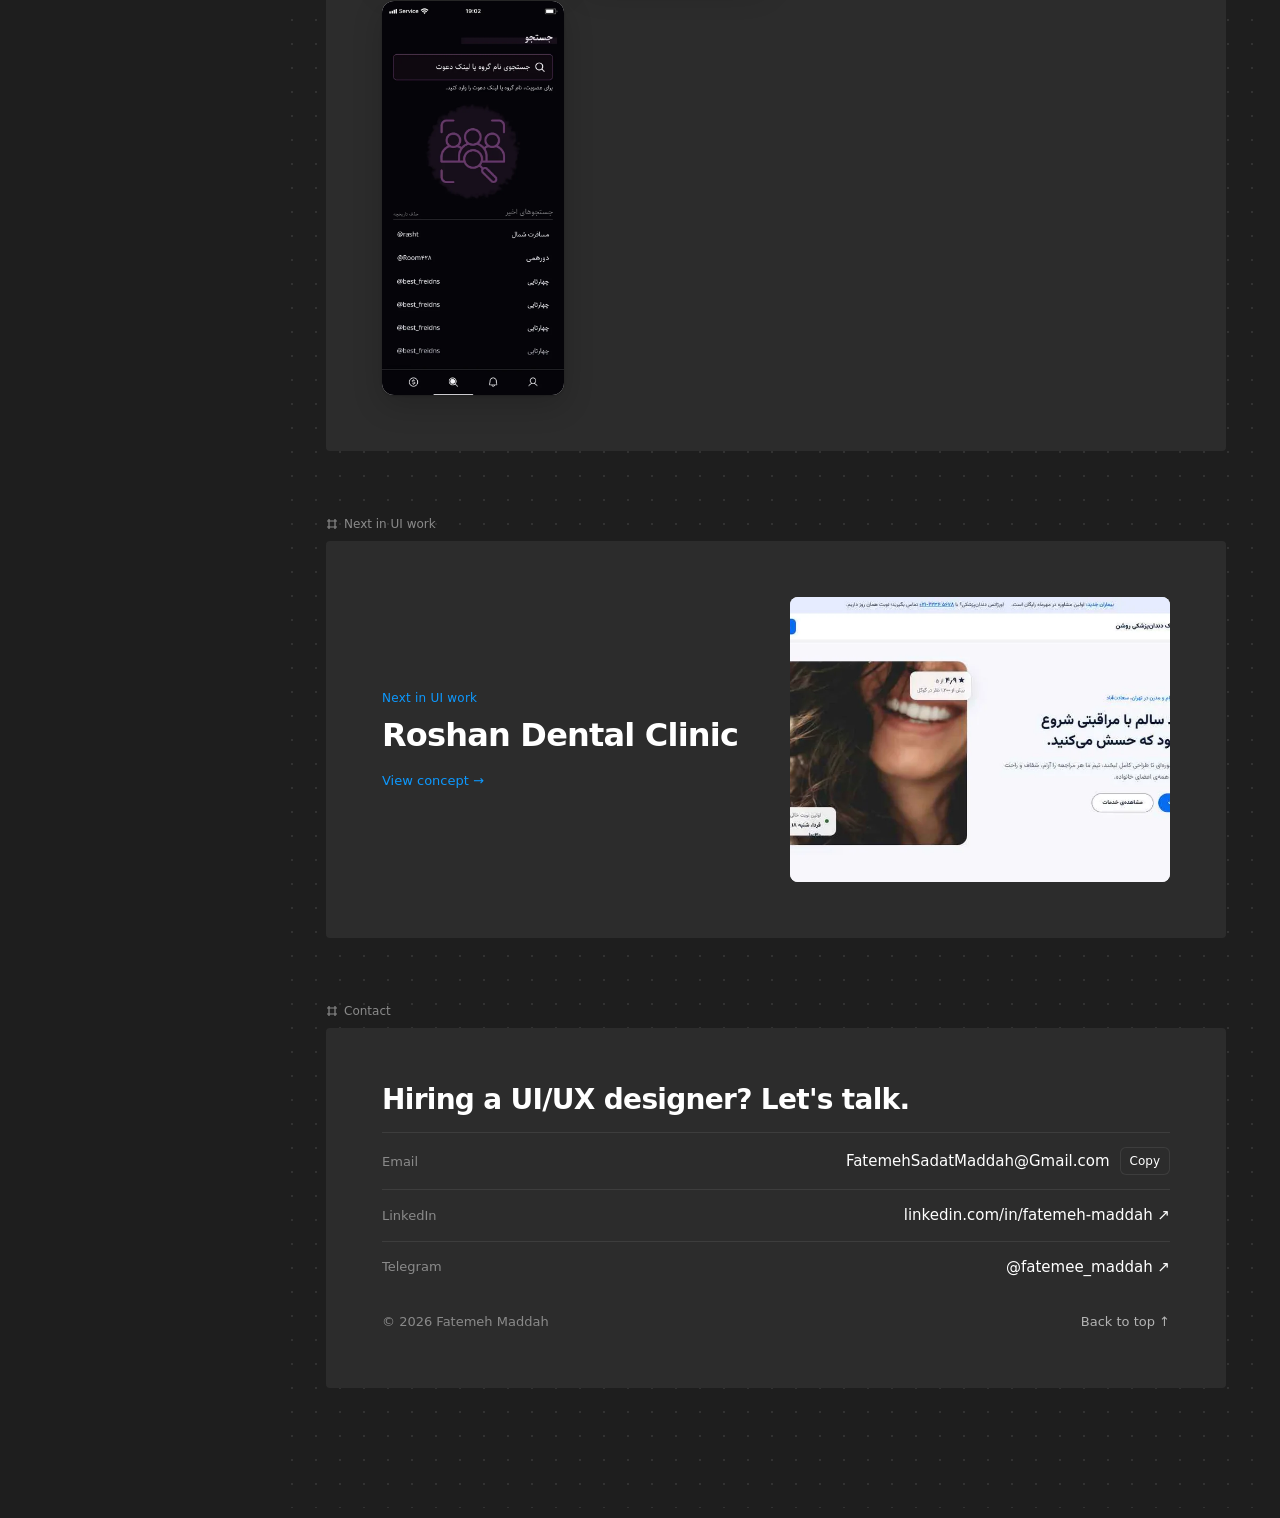
<file: split-cost.html>
<!doctype html>
<html lang="en">
<head>
<meta charset="utf-8">
<meta name="viewport" content="width=device-width, initial-scale=1, viewport-fit=cover">
<meta http-equiv="Content-Security-Policy" content="default-src 'self'; script-src 'self' 'unsafe-inline'; style-src 'self' 'unsafe-inline' https://fonts.googleapis.com; font-src https://fonts.gstatic.com; img-src 'self' data:; frame-src 'self'; connect-src 'self'; object-src 'none'; base-uri 'self'; form-action 'none'; upgrade-insecure-requests">
<meta name="referrer" content="strict-origin-when-cross-origin">
<meta name="theme-color" content="#2C2C2C">
<link rel="canonical" href="https://fatemeh-maddah.github.io/split-cost.html">
<link rel="alternate" hreflang="en" href="https://fatemeh-maddah.github.io/split-cost.html">
<link rel="alternate" hreflang="fa" href="https://fatemeh-maddah.github.io/fa/split-cost.html">
<link rel="alternate" hreflang="x-default" href="https://fatemeh-maddah.github.io/split-cost.html">
<title>Split cost — Fatemeh Maddah</title>
<meta name="description" content="Split cost: a mobile app concept for sharing expenses in a group.">
<link rel="preconnect" href="https://fonts.googleapis.com">
<link rel="preconnect" href="https://fonts.gstatic.com" crossorigin>
<link rel="stylesheet" href="https://fonts.googleapis.com/css2?family=Inter:wght@400;500;600&family=Inter+Tight:wght@600;700&family=JetBrains+Mono:wght@500&display=swap">
<link rel="stylesheet" href="assets/case.css">
<style>.seg a{font:500 12px var(--ui);color:var(--muted);text-decoration:none;border-radius:4px;height:28px;display:flex;align-items:center;justify-content:center}.seg a[aria-current="page"]{background:var(--panel);color:var(--fg);box-shadow:0 1px 2px rgba(0,0,0,.2)}.seg a:hover{color:var(--fg)}@media (max-width:720px){.seg a{height:40px}}</style>
</head>
<body>
<header class="top">
  <a class="btn btn-line back-top" href="index.html#ui-work" data-page aria-label="Back to UI work"><svg width="14" height="14" viewBox="0 0 14 14" fill="none" stroke="currentColor" stroke-width="1.5" stroke-linecap="round" stroke-linejoin="round"><path d="M8.5 3L4.5 7l4 4"/></svg><span>Back</span></a>
  <span class="top-sep" aria-hidden="true"></span>
  <div class="logo" aria-hidden="true"><i></i><i></i><i></i><i></i><i></i></div>
  <nav class="crumb" aria-label="Breadcrumb"><a href="index.html" data-page>Portfolio</a><span>/</span><a href="index.html#ui-work" data-page>UI work</a><span>/</span><b>Split cost</b></nav>
  <div class="grow"></div>
  <a class="btn btn-blue resume-top" href="Fatemeh-Maddah-Resume.pdf" target="_blank" rel="noopener">Resume</a>
  <button class="btn btn-line layers-btn" type="button" id="openPanel" aria-controls="panel" aria-expanded="false">
    <svg width="14" height="14" viewBox="0 0 14 14" fill="none" stroke="currentColor" stroke-width="1.3"><path d="M3.5 1.5h4.5l2.5 2.5v8.5h-7z"/><path d="M8 1.5V4h2.5M5 7.5h4M5 9.5h4"/></svg>Pages</button>
  <div class="progress" id="progress"></div>
</header>

<div class="shell">
  <main class="canvas" id="top">
    <div class="board">

      <section class="frm" id="overview" aria-labelledby="title">
        <div class="frm-label"><svg width="12" height="12" viewBox="0 0 12 12" fill="none" stroke="currentColor" stroke-width="1.2"><path d="M3 1v10M9 1v10M1 3h10M1 9h10"/></svg>Overview</div>
        <div class="frm-body">
          <a class="back" href="index.html#ui-work" data-page>← All UI work</a>
          <p class="eyebrow">UI work · Concept</p>
          <h1 id="title">Split cost</h1>
          <p class="summary">A mobile app for sharing expenses in a group.</p>
          <div class="tags"><span class="tag">Mobile app</span><span class="tag">Personal project</span><span class="tag">Persian / RTL</span></div>
          <figure class="fig"><div class="shot"><img width="900" height="675" src="assets/ui/split-cover.webp" alt="Split cost mobile app screens"></div></figure>
          <dl class="meta">
            <div><dt>Type</dt><dd>Mobile app concept</dd></div>
            <div><dt>Language</dt><dd>Persian, right-to-left</dd></div>
            <div><dt>Tools</dt><dd>Figma</dd></div>
            <div class="full"><dt>Credit</dt><dd>Illustrations: Storyset</dd></div>
          </dl>
        </div>
      </section>
      <section class="frm" id="flow" aria-labelledby="h-flow">
        <div class="frm-label"><svg width="12" height="12" viewBox="0 0 12 12" fill="none" stroke="currentColor" stroke-width="1.2"><path d="M3 1v10M9 1v10M1 3h10M1 9h10"/></svg>The flow</div>
        <div class="frm-body">
          <h2 id="h-flow">The flow</h2>
          <p class="summary" style="margin-top:0;font-size:16px">Six screens, from the first launch to settling up.</p>
          <div class="screens">
            <figure class="scr"><button type="button" data-lb="assets/ui/split/split-01-onboarding-3.webp" aria-label="Enlarge: Onboarding"><img width="600" height="1301" src="assets/ui/split/split-01-onboarding-3.webp" alt="Split cost, Onboarding screen" loading="lazy"></button>
              <figcaption><span class="step">01</span>Split shared costs, without the awkward math.</figcaption></figure>
            <figure class="scr"><button type="button" data-lb="assets/ui/split/split-02-groups.webp" aria-label="Enlarge: Groups"><img width="600" height="1432" src="assets/ui/split/split-02-groups.webp" alt="Split cost, Groups screen" loading="lazy"></button>
              <figcaption><span class="step">02</span>Every trip, dinner or outing gets its own group.</figcaption></figure>
            <figure class="scr"><button type="button" data-lb="assets/ui/split/split-03-group-expenses.webp" aria-label="Enlarge: Group expenses"><img width="600" height="1556" src="assets/ui/split/split-03-group-expenses.webp" alt="Split cost, Group expenses screen" loading="lazy"></button>
              <figcaption><span class="step">03</span>See every expense in the group and who paid for it.</figcaption></figure>
            <figure class="scr"><button type="button" data-lb="assets/ui/split/split-04-add-payment.webp" aria-label="Enlarge: Add a cost"><img width="600" height="1682" src="assets/ui/split/split-04-add-payment.webp" alt="Split cost, Add a cost screen" loading="lazy"></button>
              <figcaption><span class="step">04</span>Add a cost and choose how to split it: equally, by share, or a custom amount.</figcaption></figure>
            <figure class="scr"><button type="button" data-lb="assets/ui/split/split-05-receipts.webp" aria-label="Enlarge: Receipts"><img width="600" height="1682" src="assets/ui/split/split-05-receipts.webp" alt="Split cost, Receipts screen" loading="lazy"></button>
              <figcaption><span class="step">05</span>Members upload receipts, so every number can be checked.</figcaption></figure>
            <figure class="scr"><button type="button" data-lb="assets/ui/split/split-06-my-balance.webp" aria-label="Enlarge: My balance"><img width="600" height="1556" src="assets/ui/split/split-06-my-balance.webp" alt="Split cost, My balance screen" loading="lazy"></button>
              <figcaption><span class="step">06</span>See who owes you and whom you owe, then remind or pay in one tap.</figcaption></figure>
          </div>
        </div>
      </section>
      <section class="frm" id="screens" aria-labelledby="h-screens">
        <div class="frm-label"><svg width="12" height="12" viewBox="0 0 12 12" fill="none" stroke="currentColor" stroke-width="1.2"><path d="M3 1v10M9 1v10M1 3h10M1 9h10"/></svg>All screens</div>
        <div class="frm-body">
          <h2 id="h-screens">All screens</h2>
          <p class="summary" style="margin-top:0;font-size:16px">13 screens. Tap any screen to see it larger.</p>
          <div class="screens all">
            <figure class="scr"><button type="button" data-lb="assets/ui/split/split-onboarding-1.webp" aria-label="Enlarge: Onboarding 1"><img width="600" height="1301" src="assets/ui/split/split-onboarding-1.webp" alt="Split cost, Onboarding 1 screen" loading="lazy"></button></figure>
            <figure class="scr"><button type="button" data-lb="assets/ui/split/split-onboarding-2.webp" aria-label="Enlarge: Onboarding 2"><img width="600" height="1301" src="assets/ui/split/split-onboarding-2.webp" alt="Split cost, Onboarding 2 screen" loading="lazy"></button></figure>
            <figure class="scr"><button type="button" data-lb="assets/ui/split/split-01-onboarding-3.webp" aria-label="Enlarge: Onboarding"><img width="600" height="1301" src="assets/ui/split/split-01-onboarding-3.webp" alt="Split cost, Onboarding screen" loading="lazy"></button></figure>
            <figure class="scr"><button type="button" data-lb="assets/ui/split/split-02-groups.webp" aria-label="Enlarge: Groups"><img width="600" height="1432" src="assets/ui/split/split-02-groups.webp" alt="Split cost, Groups screen" loading="lazy"></button></figure>
            <figure class="scr"><button type="button" data-lb="assets/ui/split/split-03-group-expenses.webp" aria-label="Enlarge: Group expenses"><img width="600" height="1556" src="assets/ui/split/split-03-group-expenses.webp" alt="Split cost, Group expenses screen" loading="lazy"></button></figure>
            <figure class="scr"><button type="button" data-lb="assets/ui/split/split-04-add-payment.webp" aria-label="Enlarge: Add a cost"><img width="600" height="1682" src="assets/ui/split/split-04-add-payment.webp" alt="Split cost, Add a cost screen" loading="lazy"></button></figure>
            <figure class="scr"><button type="button" data-lb="assets/ui/split/split-05-receipts.webp" aria-label="Enlarge: Receipts"><img width="600" height="1682" src="assets/ui/split/split-05-receipts.webp" alt="Split cost, Receipts screen" loading="lazy"></button></figure>
            <figure class="scr"><button type="button" data-lb="assets/ui/split/split-06-my-balance.webp" aria-label="Enlarge: My balance"><img width="600" height="1556" src="assets/ui/split/split-06-my-balance.webp" alt="Split cost, My balance screen" loading="lazy"></button></figure>
            <figure class="scr"><button type="button" data-lb="assets/ui/split/split-group-info.webp" aria-label="Enlarge: Group info"><img width="600" height="1556" src="assets/ui/split/split-group-info.webp" alt="Split cost, Group info screen" loading="lazy"></button></figure>
            <figure class="scr"><button type="button" data-lb="assets/ui/split/split-member-balance.webp" aria-label="Enlarge: Member balance"><img width="600" height="1556" src="assets/ui/split/split-member-balance.webp" alt="Split cost, Member balance screen" loading="lazy"></button></figure>
            <figure class="scr"><button type="button" data-lb="assets/ui/split/split-notifications.webp" aria-label="Enlarge: Notifications"><img width="600" height="1301" src="assets/ui/split/split-notifications.webp" alt="Split cost, Notifications screen" loading="lazy"></button></figure>
            <figure class="scr"><button type="button" data-lb="assets/ui/split/split-profile.webp" aria-label="Enlarge: Profile"><img width="600" height="1301" src="assets/ui/split/split-profile.webp" alt="Split cost, Profile screen" loading="lazy"></button></figure>
            <figure class="scr"><button type="button" data-lb="assets/ui/split/split-search.webp" aria-label="Enlarge: Search"><img width="600" height="1301" src="assets/ui/split/split-search.webp" alt="Split cost, Search screen" loading="lazy"></button></figure>
          </div>
        </div>
      </section>
      <section class="frm" aria-label="Next in UI work">
        <div class="frm-label"><svg width="12" height="12" viewBox="0 0 12 12" fill="none" stroke="currentColor" stroke-width="1.2"><path d="M3 1v10M9 1v10M1 3h10M1 9h10"/></svg>Next in UI work</div>
        <a class="frm-body next" href="roshan-dental.html" data-page>
          <div><p class="eyebrow">Next in UI work</p><h2>Roshan Dental Clinic</h2><span class="go">View concept →</span></div>
          <div class="shot"><img width="900" height="535" src="assets/ui/roshan-cover.webp" alt="Roshan Dental Clinic landing page concept" loading="lazy"></div>
        </a>
      </section>
      <section class="frm contact" id="contact" aria-labelledby="h-contact">
        <div class="frm-label"><svg width="12" height="12" viewBox="0 0 12 12" fill="none" stroke="currentColor" stroke-width="1.2"><path d="M3 1v10M9 1v10M1 3h10M1 9h10"/></svg>Contact</div>
        <div class="frm-body">
          <h2 id="h-contact">Hiring a UI/UX designer? Let's talk.</h2>
          <dl>
            <div class="crow"><dt>Email</dt><dd><a href="mailto:FatemehSadatMaddah@Gmail.com" id="email">FatemehSadatMaddah@Gmail.com</a><button class="btn btn-line copy" type="button" id="copyEmail">Copy</button></dd></div>
            <div class="crow"><dt>LinkedIn</dt><dd><a href="https://www.linkedin.com/in/fatemeh-maddah/" target="_blank" rel="noopener">linkedin.com/in/fatemeh-maddah ↗</a></dd></div>
            <div class="crow"><dt>Telegram</dt><dd><a href="https://t.me/fatemee_maddah" target="_blank" rel="noopener">@fatemee_maddah ↗</a></dd></div>
          </dl>
          <div class="foot"><span>© 2026 Fatemeh Maddah</span><a href="#top">Back to top ↑</a></div>
        </div>
      </section>

    </div>
  </main>

  <aside class="side" id="panel" aria-label="Pages">
    <div class="side-head">Pages<button class="btn btn-line" type="button" id="closePanel" aria-label="Close pages">✕</button></div>
    <nav class="sec" aria-label="On this page">
      <h2>On this page</h2>
      <a class="row muted" href="index.html#ui-work" data-page><svg width="12" height="12" viewBox="0 0 12 12" fill="none" stroke="currentColor" stroke-width="1.3"><path d="M7.5 2.5L4 6l3.5 3.5"/></svg>All UI work</a>
      <a class="row active" href="#overview" data-spy="overview"><svg width="12" height="12" viewBox="0 0 12 12" fill="none" stroke="currentColor" stroke-width="1.2"><path d="M3 1v10M9 1v10M1 3h10M1 9h10"/></svg>Overview</a>
      <a class="row" href="#flow" data-spy="flow"><svg width="12" height="12" viewBox="0 0 12 12" fill="none" stroke="currentColor" stroke-width="1.2"><path d="M3 1v10M9 1v10M1 3h10M1 9h10"/></svg>The flow</a>
      <a class="row" href="#screens" data-spy="screens"><svg width="12" height="12" viewBox="0 0 12 12" fill="none" stroke="currentColor" stroke-width="1.2"><path d="M3 1v10M9 1v10M1 3h10M1 9h10"/></svg>All screens</a>
    </nav>
    <nav class="sec" aria-label="UI work">
      <h2>UI work</h2>
      <a class="row" href="roshan-dental.html" data-page><svg width="12" height="12" viewBox="0 0 12 12" fill="none" stroke="currentColor" stroke-width="1.2"><rect x="1.5" y="1.5" width="9" height="9" rx="1"/></svg>Roshan Dental Clinic</a>
      <a class="row" href="split-cost.html" data-page><svg width="12" height="12" viewBox="0 0 12 12" fill="none" stroke="currentColor" stroke-width="1.2"><rect x="1.5" y="1.5" width="9" height="9" rx="1"/></svg>Split cost</a>
    </nav>
    <div class="sec" aria-label="Language">
      <h2>Language</h2>
      <div class="prop"><div class="seg" role="group" aria-label="Language"><a href="split-cost.html" lang="en" hreflang="en" aria-current="page">English</a><a href="fa/split-cost.html" lang="fa" hreflang="fa">فارسی</a></div></div>
    </div>
    <div class="sec" aria-label="Design">
      <h2>Design</h2>
      <div class="prop"><span class="prop-label" id="lbl-theme">Theme</span>
        <div class="seg" role="group" aria-labelledby="lbl-theme">
          <button type="button" data-skin="dark" aria-pressed="true"><svg width="12" height="12" viewBox="0 0 12 12"><path d="M10 7.5A4.5 4.5 0 014.5 2a4.5 4.5 0 105.5 5.5z" fill="currentColor"/></svg>Dark</button>
          <button type="button" data-skin="light" aria-pressed="false"><svg width="12" height="12" viewBox="0 0 12 12" fill="none" stroke="currentColor" stroke-width="1.2"><circle cx="6" cy="6" r="2.4"/><path d="M6 .8v1.4M6 9.8v1.4M.8 6h1.4M9.8 6h1.4M2.3 2.3l1 1M8.7 8.7l1 1M2.3 9.7l1-1M8.7 3.3l1-1"/></svg>Light</button>
        </div></div>
      <div class="prop"><span class="prop-label" id="lbl-font">Typography</span>
        <div class="fonts" role="group" aria-labelledby="lbl-font">
          <button class="font-opt" type="button" data-font="inter" aria-pressed="true">Inter Tight<span class="chk">✓</span></button>
          <button class="font-opt" type="button" data-font="serif" aria-pressed="false">Instrument Serif<span class="chk">✓</span></button>
          <button class="font-opt" type="button" data-font="syne" aria-pressed="false">Syne<span class="chk">✓</span></button>
        </div></div>
    </div>
    <div class="sec links">
      <h2>Links</h2>
      <a class="btn btn-blue" href="Fatemeh-Maddah-Resume.pdf" target="_blank" rel="noopener">Download resume</a>
      <a class="btn btn-line" href="https://www.figma.com/design/IYb5JQwZ62sMDHg5AlnyRL?node-id=764-17307" target="_blank" rel="noopener">Figma ↗</a>
      <a class="btn btn-line" href="https://www.linkedin.com/in/fatemeh-maddah/" target="_blank" rel="noopener">LinkedIn ↗</a>
    </div>
  </aside>
</div>
<div class="scrim" id="scrim"></div>
<div class="toast" id="toast" hidden></div>
<script src="assets/case.js"></script>
<dialog class="lb" id="lb" aria-label="Screen preview"><img id="lbImg" alt=""><div class="lb-bar"><span id="lbCap"></span><span><button class="btn" type="button" id="lbPrev" aria-label="Previous screen">←</button> <button class="btn" type="button" id="lbNext" aria-label="Next screen">→</button> <button class="btn" type="button" id="lbClose">Close</button></span></div></dialog>
<script>
(function(){
  const lb=document.getElementById('lb'),img=document.getElementById('lbImg'),cap=document.getElementById('lbCap');
  let list=[],i=0;
  const show=()=>{const b=list[i];img.src=b.dataset.lb;img.alt=b.querySelector('img').alt;cap.textContent=(i+1)+' / '+list.length};
  document.querySelectorAll('[data-lb]').forEach(b=>b.addEventListener('click',()=>{list=[...b.closest('.screens').querySelectorAll('[data-lb]')];i=list.indexOf(b);show();lb.showModal()}));
  document.getElementById('lbPrev').onclick=()=>{i=(i-1+list.length)%list.length;show()};
  document.getElementById('lbNext').onclick=()=>{i=(i+1)%list.length;show()};
  document.getElementById('lbClose').onclick=()=>lb.close();
  lb.addEventListener('click',e=>{if(e.target===lb)lb.close()});
  lb.addEventListener('keydown',e=>{if(e.key==='ArrowLeft')document.getElementById('lbPrev').click();if(e.key==='ArrowRight')document.getElementById('lbNext').click()});
})();
</script>
</body>
</html>
</file>
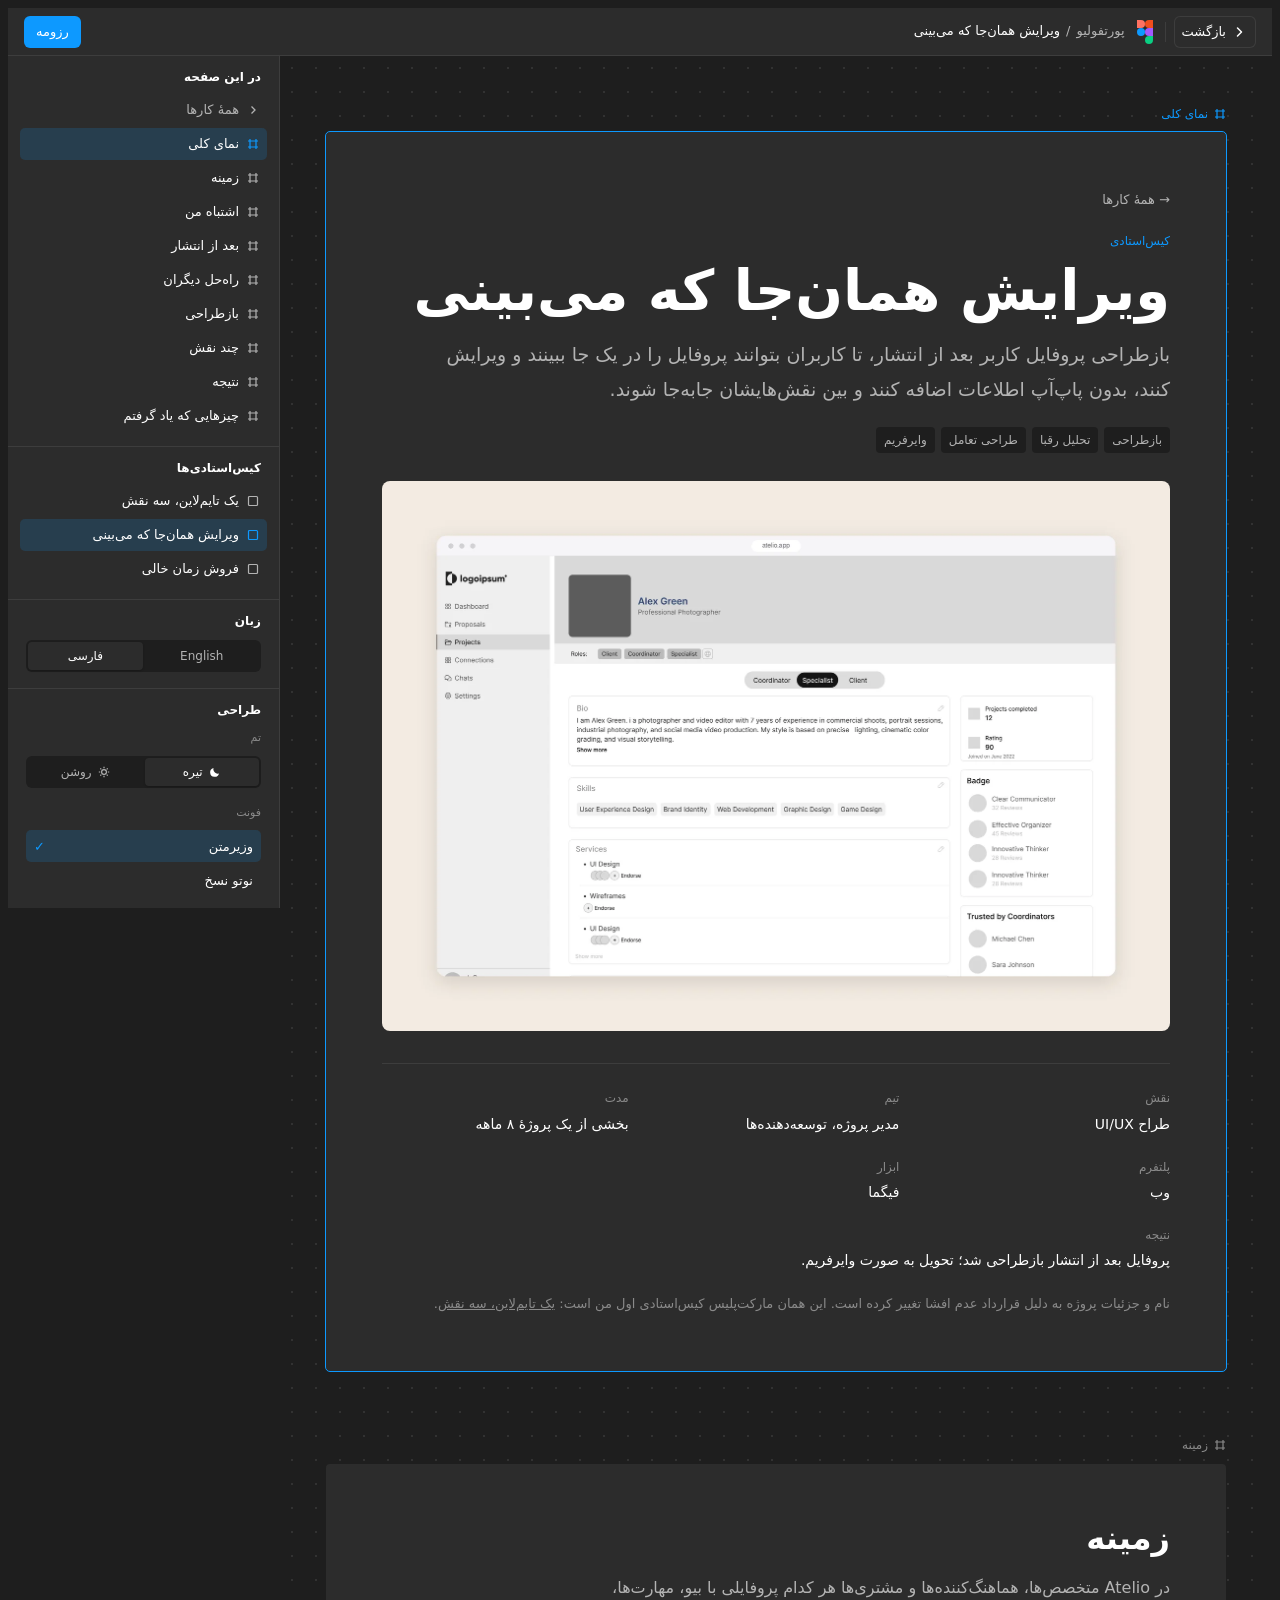
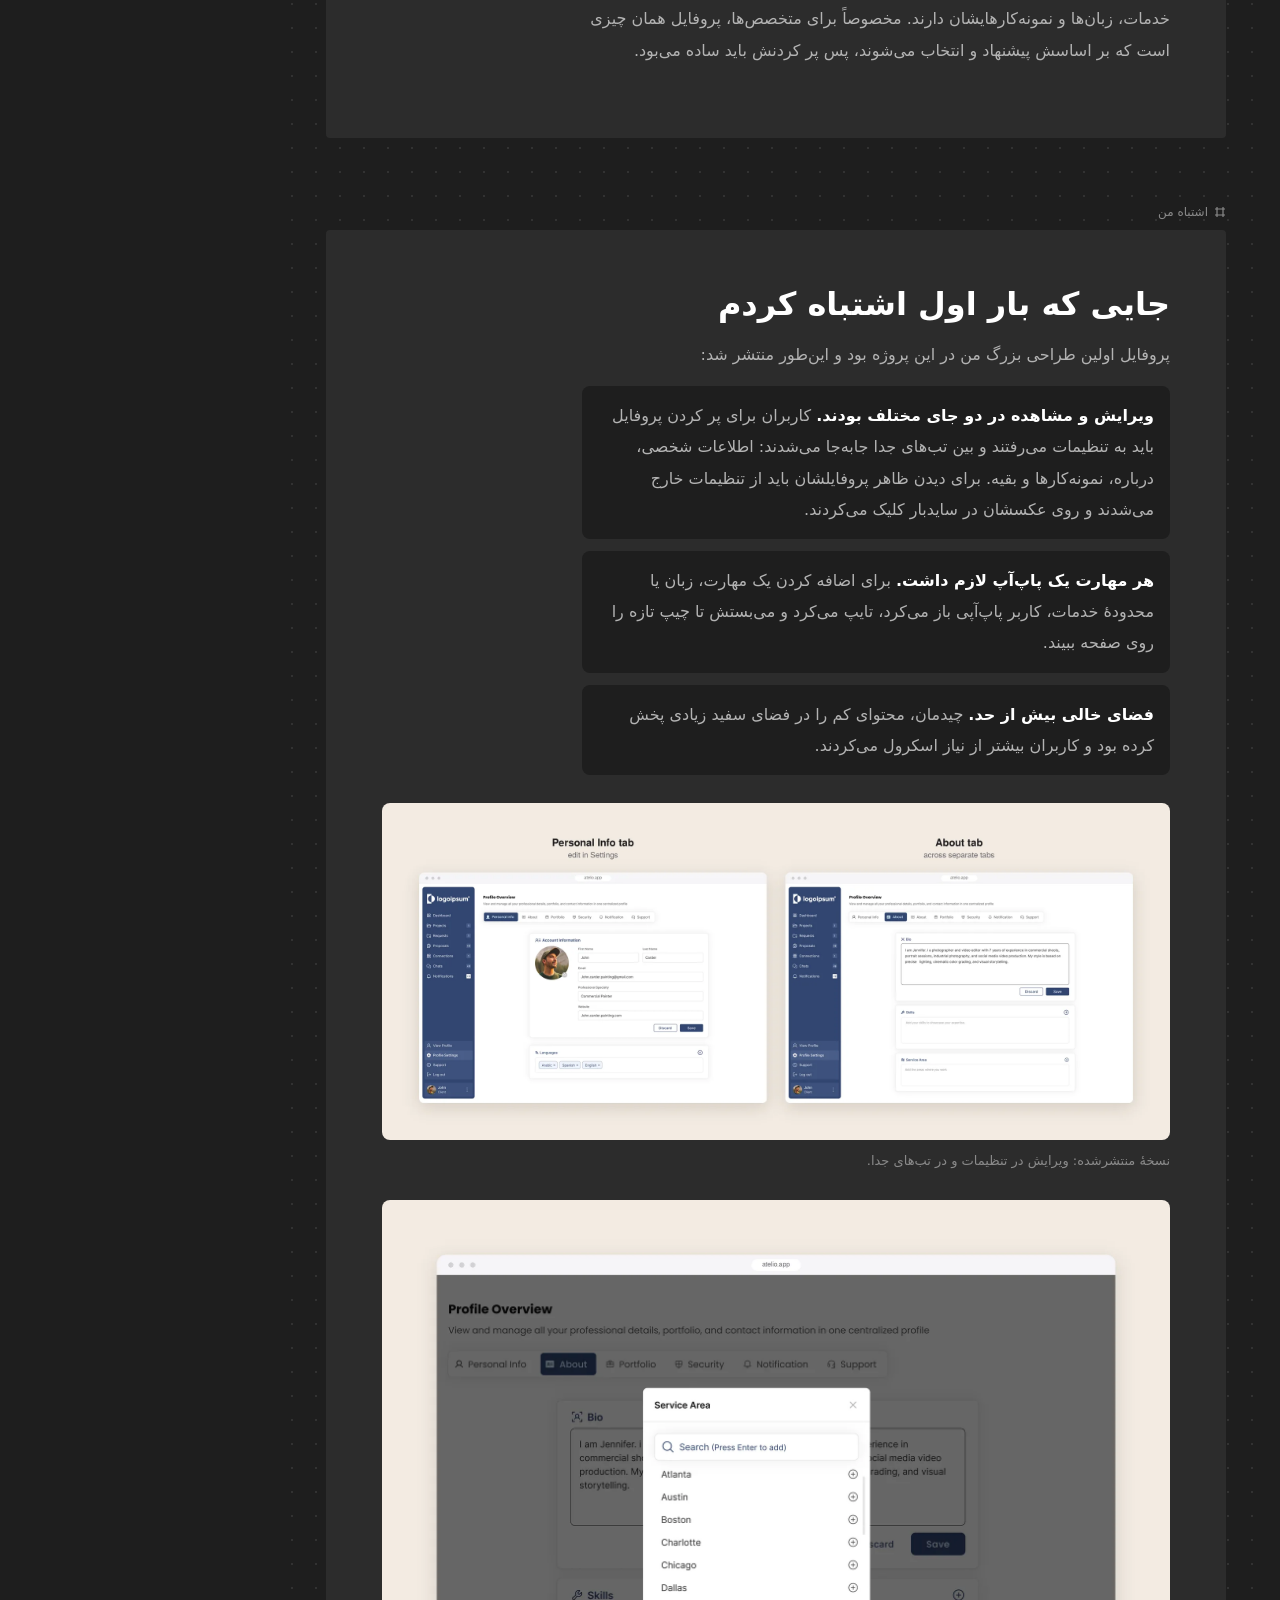
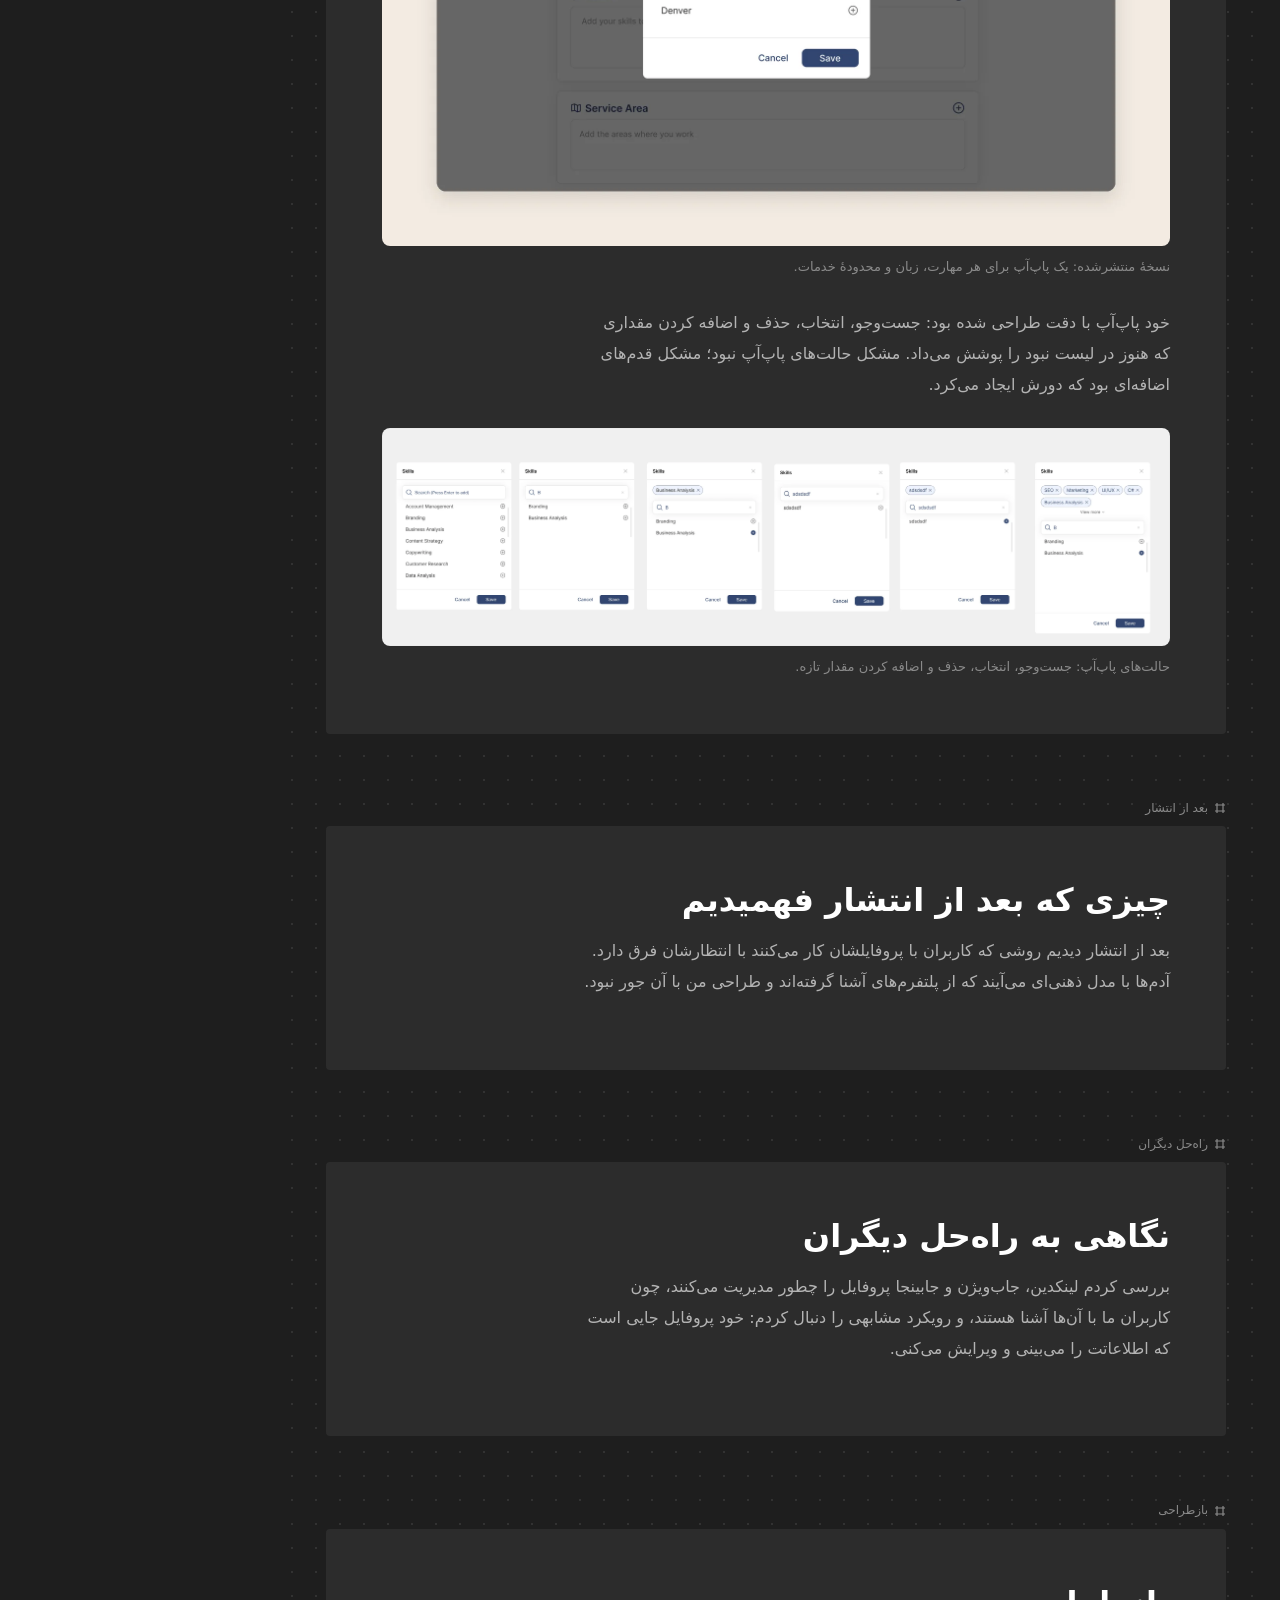
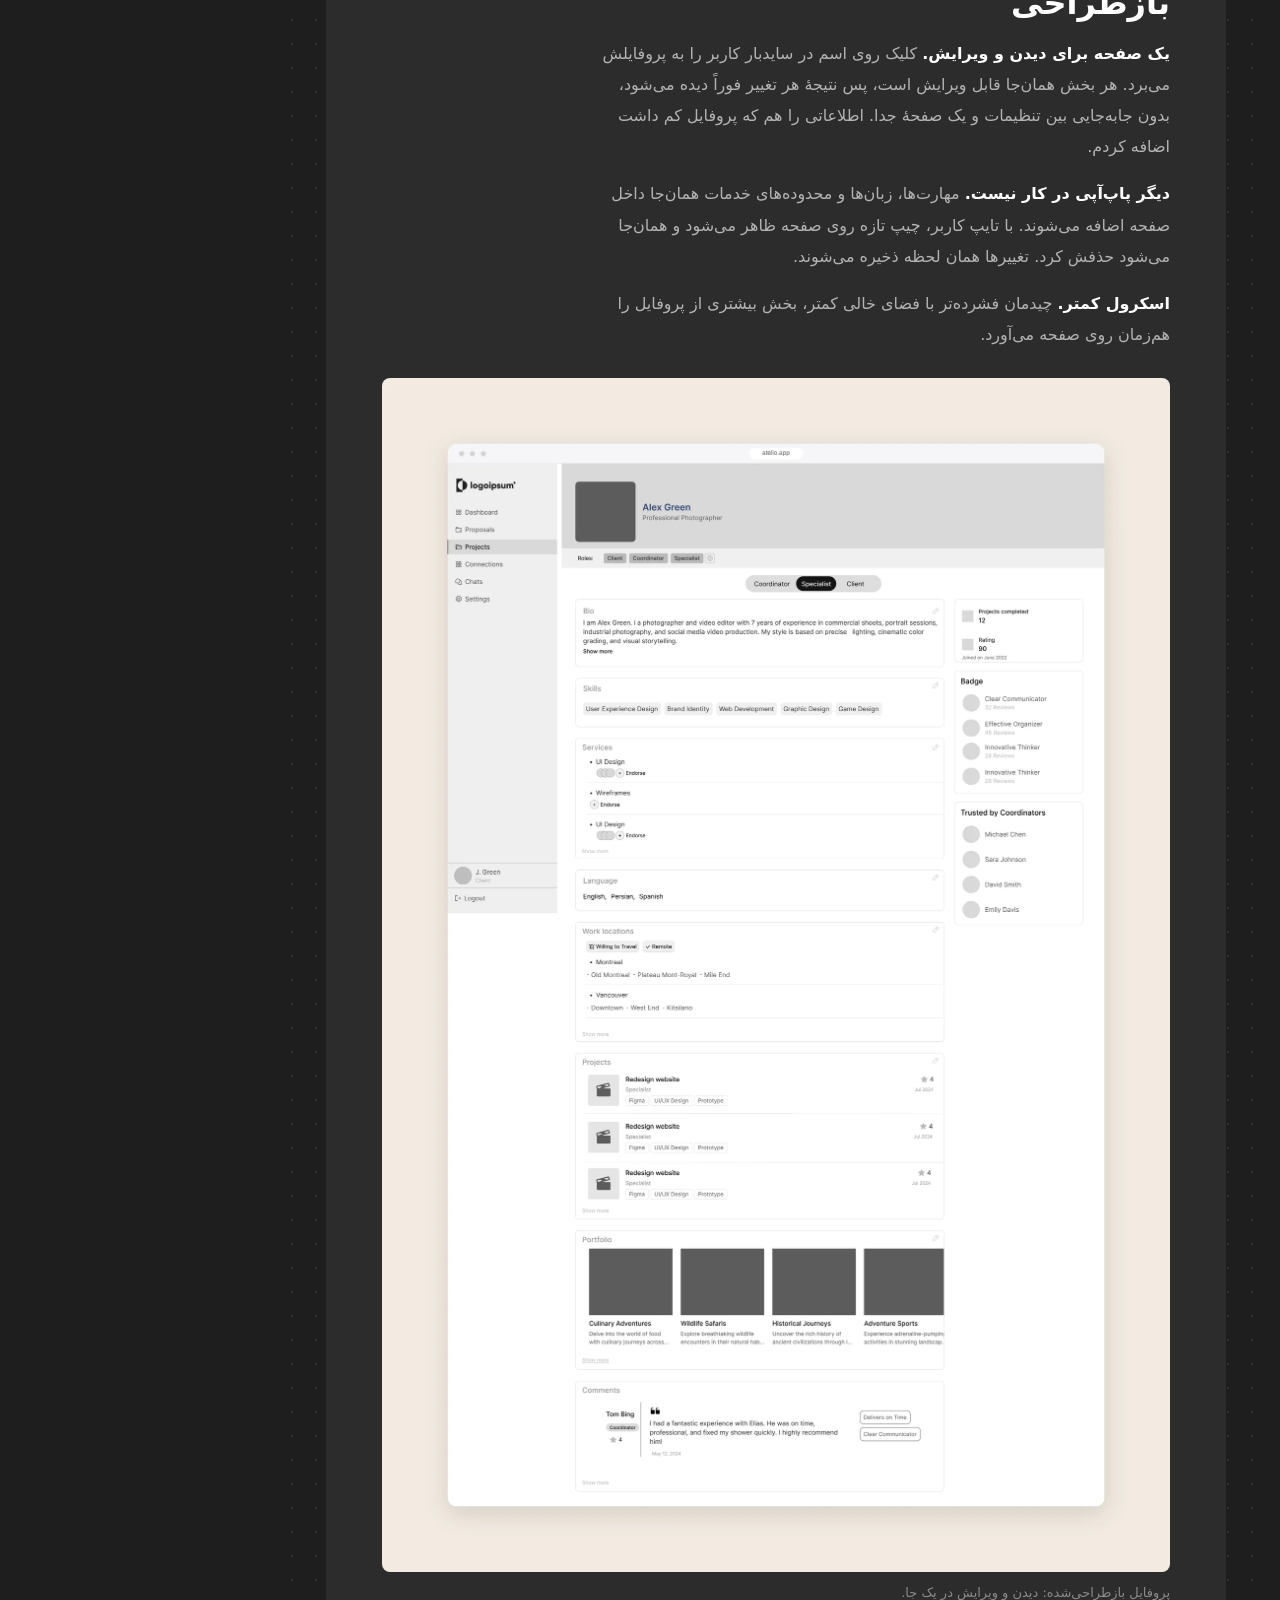
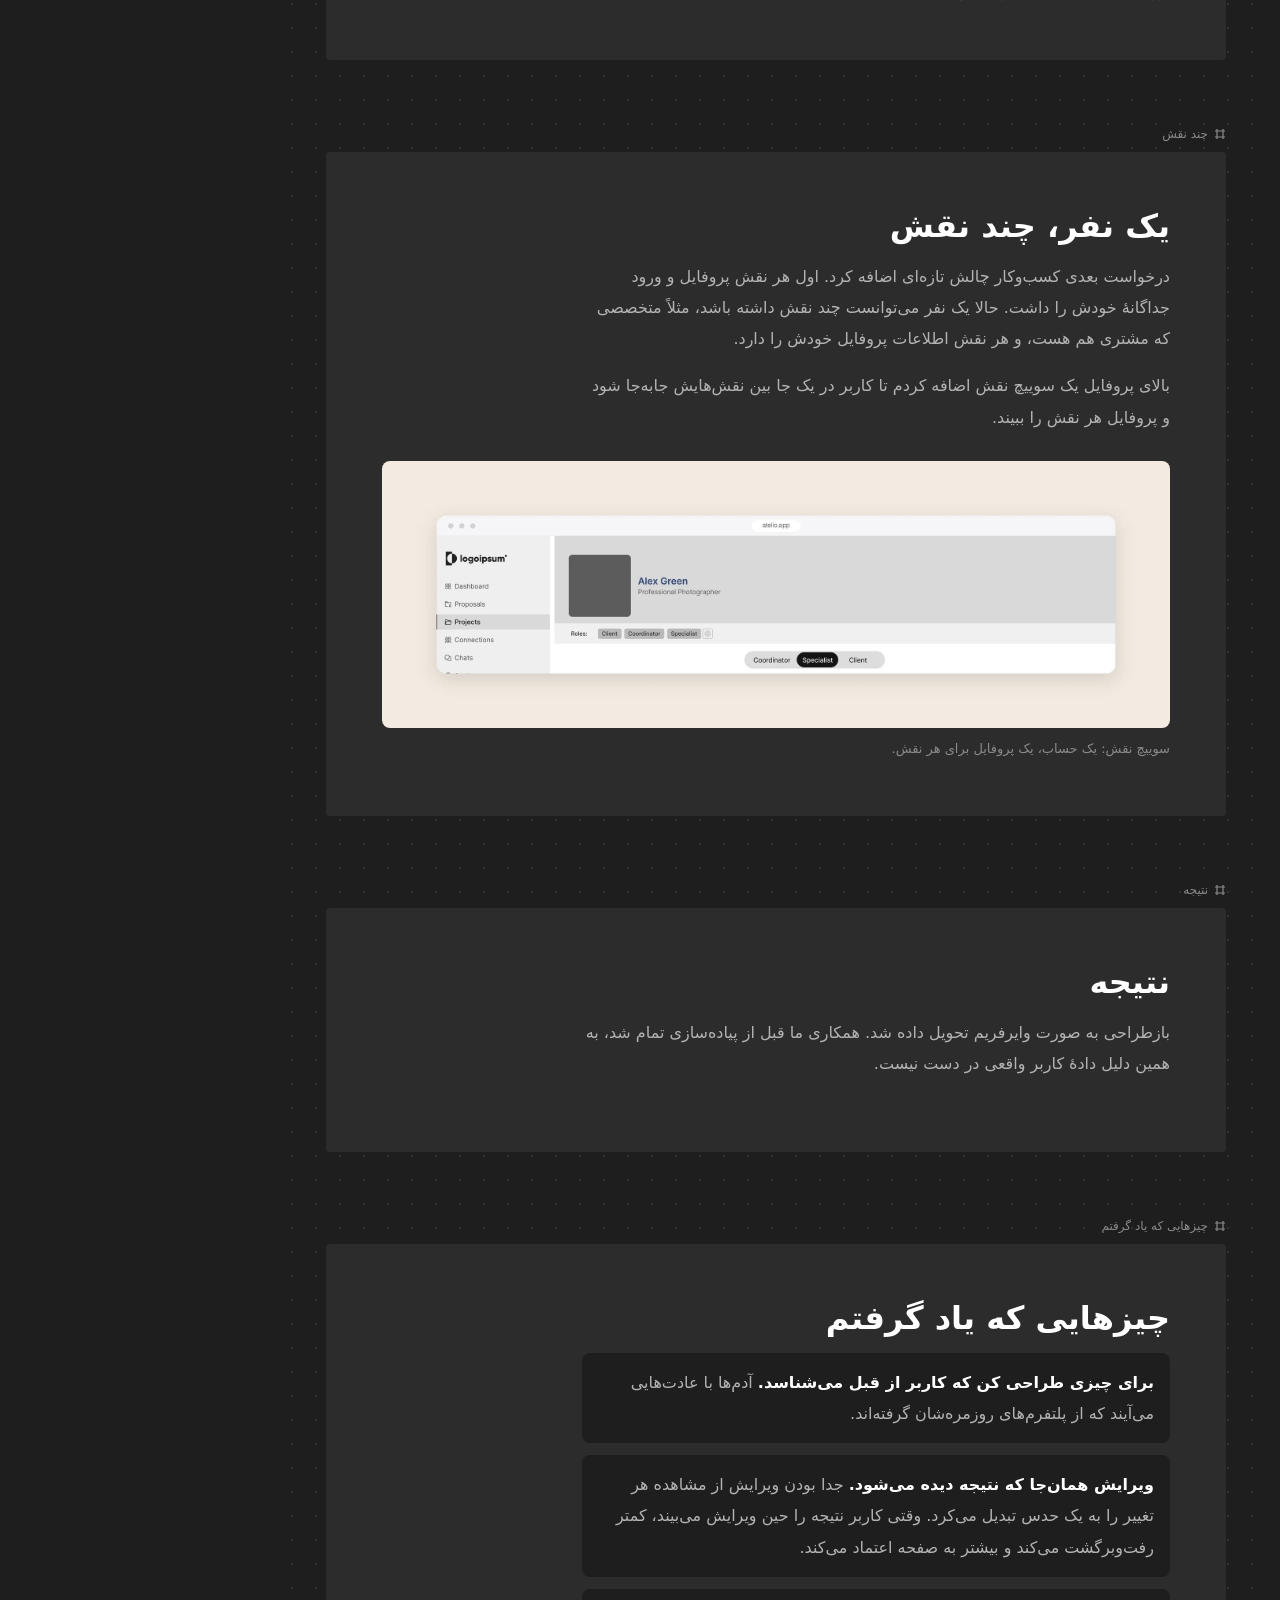
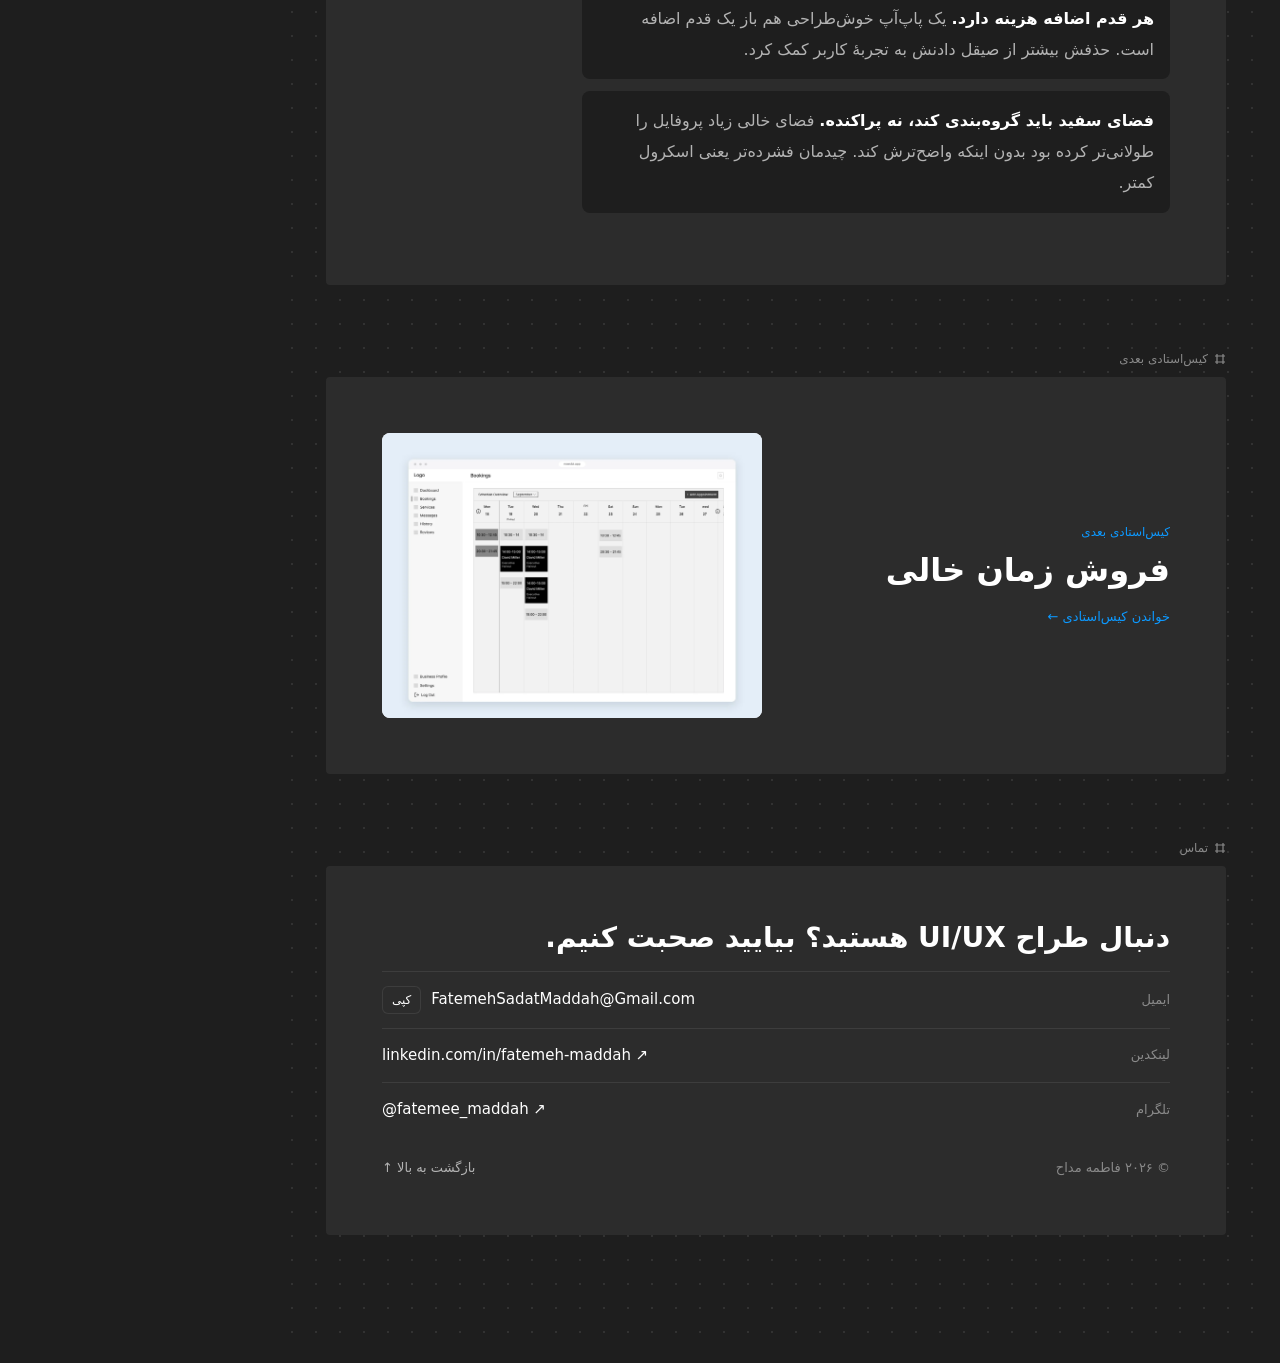
<file: fa/editing-where-you-see-it.html>
<!doctype html>
<html lang="fa" dir="rtl">
<head>
<meta charset="utf-8">
<meta name="viewport" content="width=device-width, initial-scale=1, viewport-fit=cover">
<meta http-equiv="Content-Security-Policy" content="default-src 'self'; script-src 'self' 'unsafe-inline'; style-src 'self' 'unsafe-inline' https://fonts.googleapis.com; font-src https://fonts.gstatic.com; img-src 'self' data:; frame-src 'self'; connect-src 'self'; object-src 'none'; base-uri 'self'; form-action 'none'; upgrade-insecure-requests">
<meta name="referrer" content="strict-origin-when-cross-origin">
<meta name="theme-color" content="#2C2C2C">
<link rel="canonical" href="https://fatemeh-maddah.github.io/fa/editing-where-you-see-it.html">
<link rel="alternate" hreflang="en" href="https://fatemeh-maddah.github.io/editing-where-you-see-it.html">
<link rel="alternate" hreflang="fa" href="https://fatemeh-maddah.github.io/fa/editing-where-you-see-it.html">
<link rel="alternate" hreflang="x-default" href="https://fatemeh-maddah.github.io/editing-where-you-see-it.html">
<title>ویرایش همان‌جا که می‌بینی | فاطمه مداح</title>
<meta name="description" content="کیس‌استادی: بازطراحی پروفایل کاربر بعد از انتشار.">
<link rel="preconnect" href="https://fonts.googleapis.com">
<link rel="preconnect" href="https://fonts.gstatic.com" crossorigin>
<link rel="stylesheet" href="https://fonts.googleapis.com/css2?family=Inter:wght@400;500;600&family=Inter+Tight:wght@600;700&display=swap">
<link rel="stylesheet" href="../assets/case.css">
<style>.seg a{font:500 12px var(--ui);color:var(--muted);text-decoration:none;border-radius:4px;height:28px;display:flex;align-items:center;justify-content:center}.seg a[aria-current="page"]{background:var(--panel);color:var(--fg);box-shadow:0 1px 2px rgba(0,0,0,.2)}.seg a:hover{color:var(--fg)}@media (max-width:720px){.seg a{height:40px}}</style>
<link rel="stylesheet" href="https://fonts.googleapis.com/css2?family=Vazirmatn:wght@400;500;600;700;800&display=swap">
<link rel="stylesheet" href="../assets/fa.css">
</head>
<body>
<header class="top">
  <a class="btn btn-line back-top" href="index.html#work" data-page aria-label="بازگشت به همهٔ کارها"><svg width="14" height="14" viewBox="0 0 14 14" fill="none" stroke="currentColor" stroke-width="1.5" stroke-linecap="round" stroke-linejoin="round"><path d="M8.5 3L4.5 7l4 4"/></svg><span>بازگشت</span></a>
  <span class="top-sep" aria-hidden="true"></span>
  <div class="logo" aria-hidden="true"><i></i><i></i><i></i><i></i><i></i></div>
  <nav class="crumb" aria-label="مسیر صفحه"><a href="index.html" data-page>پورتفولیو</a><span>/</span><b>ویرایش همان‌جا که می‌بینی</b></nav>
  <div class="grow"></div>
  <a class="btn btn-blue resume-top" href="../Fatemeh-Maddah-Resume.pdf" target="_blank" rel="noopener">رزومه</a>
  <button class="btn btn-line layers-btn" type="button" id="openPanel" aria-controls="panel" aria-expanded="false">
    <svg width="14" height="14" viewBox="0 0 14 14" fill="none" stroke="currentColor" stroke-width="1.3"><path d="M3.5 1.5h4.5l2.5 2.5v8.5h-7z"/><path d="M8 1.5V4h2.5M5 7.5h4M5 9.5h4"/></svg>صفحه‌ها</button>
  <div class="progress" id="progress"></div>
</header>

<div class="shell">
  <main class="canvas" id="top">
    <div class="board">

      <section class="frm" id="overview" aria-labelledby="title">
        <div class="frm-label"><svg width="12" height="12" viewBox="0 0 12 12" fill="none" stroke="currentColor" stroke-width="1.2"><path d="M3 1v10M9 1v10M1 3h10M1 9h10"/></svg>نمای کلی</div>
        <div class="frm-body">
          <a class="back" href="index.html#work" data-page>→ همهٔ کارها</a>
          <p class="eyebrow">کیس‌استادی</p>
          <h1 id="title">ویرایش همان‌جا که می‌بینی</h1>
          <p class="summary">بازطراحی پروفایل کاربر بعد از انتشار، تا کاربران بتوانند پروفایل را در یک جا ببینند و ویرایش کنند، بدون پاپ‌آپ اطلاعات اضافه کنند و بین نقش‌هایشان جابه‌جا شوند.</p>
          <div class="tags"><span class="tag">بازطراحی</span><span class="tag">تحلیل رقبا</span><span class="tag">طراحی تعامل</span><span class="tag">وایرفریم</span></div>
          <figure class="fig"><div class="shot"><img src="../assets/cs3/cs3-01-cover.webp" alt="پروفایل بازطراحی‌شده با سوییچ نقش" width="1600" height="1117"></div></figure>
          <dl class="meta">
            <div><dt>نقش</dt><dd>طراح UI/UX</dd></div>
            <div><dt>تیم</dt><dd>مدیر پروژه، توسعه‌دهنده‌ها</dd></div>
            <div><dt>مدت</dt><dd>بخشی از یک پروژهٔ ۸ ماهه</dd></div>
            <div><dt>پلتفرم</dt><dd>وب</dd></div>
            <div><dt>ابزار</dt><dd>فیگما</dd></div>
            <div class="full"><dt>نتیجه</dt><dd>پروفایل بعد از انتشار بازطراحی شد؛ تحویل به صورت وایرفریم.</dd></div>
          </dl>
          <p class="nda">نام و جزئیات پروژه به دلیل قرارداد عدم افشا تغییر کرده است. این همان مارکت‌پلیس کیس‌استادی اول من است: <a href="one-timeline-three-roles.html" data-page>یک تایم‌لاین، سه نقش</a>.</p>
        </div>
      </section>
      <section class="frm" id="context" aria-labelledby="h-context">
        <div class="frm-label"><svg width="12" height="12" viewBox="0 0 12 12" fill="none" stroke="currentColor" stroke-width="1.2"><path d="M3 1v10M9 1v10M1 3h10M1 9h10"/></svg>زمینه</div>
        <div class="frm-body">
          <div class="prose">
            <h2 id="h-context">زمینه</h2>
            <p>در Atelio متخصص‌ها، هماهنگ‌کننده‌ها و مشتری‌ها هر کدام پروفایلی با بیو، مهارت‌ها، خدمات، زبان‌ها و نمونه‌کارهایشان دارند. مخصوصاً برای متخصص‌ها، پروفایل همان چیزی است که بر اساسش پیشنهاد و انتخاب می‌شوند، پس پر کردنش باید ساده می‌بود.</p>
          </div>
        </div>
      </section>
      <section class="frm" id="wrong" aria-labelledby="h-wrong">
        <div class="frm-label"><svg width="12" height="12" viewBox="0 0 12 12" fill="none" stroke="currentColor" stroke-width="1.2"><path d="M3 1v10M9 1v10M1 3h10M1 9h10"/></svg>اشتباه من</div>
        <div class="frm-body">
          <div class="prose">
            <h2 id="h-wrong">جایی که بار اول اشتباه کردم</h2>
            <p>پروفایل اولین طراحی بزرگ من در این پروژه بود و این‌طور منتشر شد:</p>
            <ul class="points"><li><b>ویرایش و مشاهده در دو جای مختلف بودند.</b> کاربران برای پر کردن پروفایل باید به تنظیمات می‌رفتند و بین تب‌های جدا جابه‌جا می‌شدند: اطلاعات شخصی، درباره، نمونه‌کارها و بقیه. برای دیدن ظاهر پروفایلشان باید از تنظیمات خارج می‌شدند و روی عکسشان در سایدبار کلیک می‌کردند.</li><li><b>هر مهارت یک پاپ‌آپ لازم داشت.</b> برای اضافه کردن یک مهارت، زبان یا محدودهٔ خدمات، کاربر پاپ‌آپی باز می‌کرد، تایپ می‌کرد و می‌بستش تا چیپ تازه را روی صفحه ببیند.</li><li><b>فضای خالی بیش از حد.</b> چیدمان، محتوای کم را در فضای سفید زیادی پخش کرده بود و کاربران بیشتر از نیاز اسکرول می‌کردند.</li></ul>
          </div>
          <figure class="fig"><div class="shot"><img src="../assets/cs3/cs3-02-old-settings.webp" alt="نسخهٔ منتشرشده: تب‌های اطلاعات شخصی و درباره در تنظیمات" width="2000" height="856" loading="lazy"></div>
            <figcaption>نسخهٔ منتشرشده: ویرایش در تنظیمات و در تب‌های جدا.</figcaption></figure>
          <figure class="fig"><div class="shot"><img src="../assets/cs3/cs3-03-old-popup.webp" alt="نسخهٔ منتشرشده: پاپ‌آپ محدودهٔ خدمات روی تب درباره" width="1600" height="1312" loading="lazy"></div>
            <figcaption>نسخهٔ منتشرشده: یک پاپ‌آپ برای هر مهارت، زبان و محدودهٔ خدمات.</figcaption></figure>
          <div class="prose">
            <p>خود پاپ‌آپ با دقت طراحی شده بود: جست‌وجو، انتخاب، حذف و اضافه کردن مقداری که هنوز در لیست نبود را پوشش می‌داد. مشکل حالت‌های پاپ‌آپ نبود؛ مشکل قدم‌های اضافه‌ای بود که دورش ایجاد می‌کرد.</p>
          </div>
          <figure class="fig"><div class="shot"><img src="../assets/cs3/cs3-03b-popup-states.webp" alt="شش حالت پاپ‌آپ مهارت‌ها" width="3200" height="885" loading="lazy"></div>
            <figcaption>حالت‌های پاپ‌آپ: جست‌وجو، انتخاب، حذف و اضافه کردن مقدار تازه.</figcaption></figure>
        </div>
      </section>
      <section class="frm" id="after-launch" aria-labelledby="h-after-launch">
        <div class="frm-label"><svg width="12" height="12" viewBox="0 0 12 12" fill="none" stroke="currentColor" stroke-width="1.2"><path d="M3 1v10M9 1v10M1 3h10M1 9h10"/></svg>بعد از انتشار</div>
        <div class="frm-body">
          <div class="prose">
            <h2 id="h-after-launch">چیزی که بعد از انتشار فهمیدیم</h2>
            <p>بعد از انتشار دیدیم روشی که کاربران با پروفایلشان کار می‌کنند با انتظارشان فرق دارد. آدم‌ها با مدل ذهنی‌ای می‌آیند که از پلتفرم‌های آشنا گرفته‌اند و طراحی من با آن جور نبود.</p>
          </div>
        </div>
      </section>
      <section class="frm" id="others" aria-labelledby="h-others">
        <div class="frm-label"><svg width="12" height="12" viewBox="0 0 12 12" fill="none" stroke="currentColor" stroke-width="1.2"><path d="M3 1v10M9 1v10M1 3h10M1 9h10"/></svg>راه‌حل دیگران</div>
        <div class="frm-body">
          <div class="prose">
            <h2 id="h-others">نگاهی به راه‌حل دیگران</h2>
            <p>بررسی کردم لینکدین، جاب‌ویژن و جابینجا پروفایل را چطور مدیریت می‌کنند، چون کاربران ما با آن‌ها آشنا هستند، و رویکرد مشابهی را دنبال کردم: خود پروفایل جایی است که اطلاعاتت را می‌بینی و ویرایش می‌کنی.</p>
          </div>
        </div>
      </section>
      <section class="frm" id="redesign" aria-labelledby="h-redesign">
        <div class="frm-label"><svg width="12" height="12" viewBox="0 0 12 12" fill="none" stroke="currentColor" stroke-width="1.2"><path d="M3 1v10M9 1v10M1 3h10M1 9h10"/></svg>بازطراحی</div>
        <div class="frm-body">
          <div class="prose">
            <h2 id="h-redesign">بازطراحی</h2>
            <p><b>یک صفحه برای دیدن و ویرایش.</b> کلیک روی اسم در سایدبار کاربر را به پروفایلش می‌برد. هر بخش همان‌جا قابل ویرایش است، پس نتیجهٔ هر تغییر فوراً دیده می‌شود، بدون جابه‌جایی بین تنظیمات و یک صفحهٔ جدا. اطلاعاتی را هم که پروفایل کم داشت اضافه کردم.</p>
            <p><b>دیگر پاپ‌آپی در کار نیست.</b> مهارت‌ها، زبان‌ها و محدوده‌های خدمات همان‌جا داخل صفحه اضافه می‌شوند. با تایپ کاربر، چیپ تازه روی صفحه ظاهر می‌شود و همان‌جا می‌شود حذفش کرد. تغییرها همان لحظه ذخیره می‌شوند.</p>
            <p><b>اسکرول کمتر.</b> چیدمان فشرده‌تر با فضای خالی کمتر، بخش بیشتری از پروفایل را هم‌زمان روی صفحه می‌آورد.</p>
          </div>
          <figure class="fig"><div class="shot"><img src="../assets/cs3/cs3-04-new-profile.webp" alt="صفحهٔ کامل پروفایل بازطراحی‌شده" width="1600" height="2423" loading="lazy"></div>
            <figcaption>پروفایل بازطراحی‌شده: دیدن و ویرایش در یک جا.</figcaption></figure>
        </div>
      </section>
      <section class="frm" id="roles" aria-labelledby="h-roles">
        <div class="frm-label"><svg width="12" height="12" viewBox="0 0 12 12" fill="none" stroke="currentColor" stroke-width="1.2"><path d="M3 1v10M9 1v10M1 3h10M1 9h10"/></svg>چند نقش</div>
        <div class="frm-body">
          <div class="prose">
            <h2 id="h-roles">یک نفر، چند نقش</h2>
            <p>درخواست بعدی کسب‌وکار چالش تازه‌ای اضافه کرد. اول هر نقش پروفایل و ورود جداگانهٔ خودش را داشت. حالا یک نفر می‌توانست چند نقش داشته باشد، مثلاً متخصصی که مشتری هم هست، و هر نقش اطلاعات پروفایل خودش را دارد.</p>
            <p>بالای پروفایل یک سوییچ نقش اضافه کردم تا کاربر در یک جا بین نقش‌هایش جابه‌جا شود و پروفایل هر نقش را ببیند.</p>
          </div>
          <figure class="fig"><div class="shot"><img src="../assets/cs3/cs3-06-role-switch.webp" alt="هدر پروفایل با سوییچ هماهنگ‌کننده، متخصص و مشتری" width="2000" height="678" loading="lazy"></div>
            <figcaption>سوییچ نقش: یک حساب، یک پروفایل برای هر نقش.</figcaption></figure>
        </div>
      </section>
      <section class="frm" id="outcome" aria-labelledby="h-outcome">
        <div class="frm-label"><svg width="12" height="12" viewBox="0 0 12 12" fill="none" stroke="currentColor" stroke-width="1.2"><path d="M3 1v10M9 1v10M1 3h10M1 9h10"/></svg>نتیجه</div>
        <div class="frm-body">
          <div class="prose">
            <h2 id="h-outcome">نتیجه</h2>
            <p>بازطراحی به صورت وایرفریم تحویل داده شد. همکاری ما قبل از پیاده‌سازی تمام شد، به همین دلیل دادهٔ کاربر واقعی در دست نیست.</p>
          </div>
        </div>
      </section>
      <section class="frm" id="learned" aria-labelledby="h-learned">
        <div class="frm-label"><svg width="12" height="12" viewBox="0 0 12 12" fill="none" stroke="currentColor" stroke-width="1.2"><path d="M3 1v10M9 1v10M1 3h10M1 9h10"/></svg>چیزهایی که یاد گرفتم</div>
        <div class="frm-body">
          <div class="prose">
            <h2 id="h-learned">چیزهایی که یاد گرفتم</h2>
            <ul class="points"><li><b>برای چیزی طراحی کن که کاربر از قبل می‌شناسد.</b> آدم‌ها با عادت‌هایی می‌آیند که از پلتفرم‌های روزمره‌شان گرفته‌اند.</li><li><b>ویرایش همان‌جا که نتیجه دیده می‌شود.</b> جدا بودن ویرایش از مشاهده هر تغییر را به یک حدس تبدیل می‌کرد. وقتی کاربر نتیجه را حین ویرایش می‌بیند، کمتر رفت‌وبرگشت می‌کند و بیشتر به صفحه اعتماد می‌کند.</li><li><b>هر قدم اضافه هزینه دارد.</b> یک پاپ‌آپ خوش‌طراحی هم باز یک قدم اضافه است. حذفش بیشتر از صیقل دادنش به تجربهٔ کاربر کمک کرد.</li><li><b>فضای سفید باید گروه‌بندی کند، نه پراکنده.</b> فضای خالی زیاد پروفایل را طولانی‌تر کرده بود بدون اینکه واضح‌ترش کند. چیدمان فشرده‌تر یعنی اسکرول کمتر.</li></ul>
          </div>
        </div>
      </section>
      <section class="frm" aria-label="کیس‌استادی بعدی">
        <div class="frm-label"><svg width="12" height="12" viewBox="0 0 12 12" fill="none" stroke="currentColor" stroke-width="1.2"><path d="M3 1v10M9 1v10M1 3h10M1 9h10"/></svg>کیس‌استادی بعدی</div>
        <a class="frm-body next" href="selling-empty-time.html" data-page>
          <div><p class="eyebrow">کیس‌استادی بعدی</p><h2>فروش زمان خالی</h2><span class="go">خواندن کیس‌استادی ←</span></div>
          <div class="shot"><img width="1600" height="1243" src="../assets/cs4/cs4-01-cover.webp" alt="فروش زمان خالی: پنل کسب‌وکار" loading="lazy"></div>
        </a>
      </section>
      <section class="frm contact" id="contact" aria-labelledby="h-contact">
        <div class="frm-label"><svg width="12" height="12" viewBox="0 0 12 12" fill="none" stroke="currentColor" stroke-width="1.2"><path d="M3 1v10M9 1v10M1 3h10M1 9h10"/></svg>تماس</div>
        <div class="frm-body">
          <h2 id="h-contact">دنبال طراح UI/UX هستید؟ بیایید صحبت کنیم.</h2>
          <dl>
            <div class="crow"><dt>ایمیل</dt><dd><a href="mailto:FatemehSadatMaddah@Gmail.com" id="email">FatemehSadatMaddah@Gmail.com</a><button class="btn btn-line copy" type="button" id="copyEmail">کپی</button></dd></div>
            <div class="crow"><dt>لینکدین</dt><dd><a href="https://www.linkedin.com/in/fatemeh-maddah/" target="_blank" rel="noopener">linkedin.com/in/fatemeh-maddah ↗</a></dd></div>
            <div class="crow"><dt>تلگرام</dt><dd><a href="https://t.me/fatemee_maddah" target="_blank" rel="noopener">@fatemee_maddah ↗</a></dd></div>
          </dl>
          <div class="foot"><span>© ۲۰۲۶ فاطمه مداح</span><a href="#top">بازگشت به بالا ↑</a></div>
        </div>
      </section>

    </div>
  </main>

  <aside class="side" id="panel" aria-label="صفحه‌ها">
    <div class="side-head">صفحه‌ها<button class="btn btn-line" type="button" id="closePanel" aria-label="بستن صفحه‌ها">✕</button></div>
    <nav class="sec" aria-label="در این صفحه">
      <h2>در این صفحه</h2>
      <a class="row muted" href="index.html#work" data-page><svg width="12" height="12" viewBox="0 0 12 12" fill="none" stroke="currentColor" stroke-width="1.3"><path d="M7.5 2.5L4 6l3.5 3.5"/></svg>همهٔ کارها</a>
      <a class="row active" href="#overview" data-spy="overview"><svg width="12" height="12" viewBox="0 0 12 12" fill="none" stroke="currentColor" stroke-width="1.2"><path d="M3 1v10M9 1v10M1 3h10M1 9h10"/></svg>نمای کلی</a>
      <a class="row" href="#context" data-spy="context"><svg width="12" height="12" viewBox="0 0 12 12" fill="none" stroke="currentColor" stroke-width="1.2"><path d="M3 1v10M9 1v10M1 3h10M1 9h10"/></svg>زمینه</a>
      <a class="row" href="#wrong" data-spy="wrong"><svg width="12" height="12" viewBox="0 0 12 12" fill="none" stroke="currentColor" stroke-width="1.2"><path d="M3 1v10M9 1v10M1 3h10M1 9h10"/></svg>اشتباه من</a>
      <a class="row" href="#after-launch" data-spy="after-launch"><svg width="12" height="12" viewBox="0 0 12 12" fill="none" stroke="currentColor" stroke-width="1.2"><path d="M3 1v10M9 1v10M1 3h10M1 9h10"/></svg>بعد از انتشار</a>
      <a class="row" href="#others" data-spy="others"><svg width="12" height="12" viewBox="0 0 12 12" fill="none" stroke="currentColor" stroke-width="1.2"><path d="M3 1v10M9 1v10M1 3h10M1 9h10"/></svg>راه‌حل دیگران</a>
      <a class="row" href="#redesign" data-spy="redesign"><svg width="12" height="12" viewBox="0 0 12 12" fill="none" stroke="currentColor" stroke-width="1.2"><path d="M3 1v10M9 1v10M1 3h10M1 9h10"/></svg>بازطراحی</a>
      <a class="row" href="#roles" data-spy="roles"><svg width="12" height="12" viewBox="0 0 12 12" fill="none" stroke="currentColor" stroke-width="1.2"><path d="M3 1v10M9 1v10M1 3h10M1 9h10"/></svg>چند نقش</a>
      <a class="row" href="#outcome" data-spy="outcome"><svg width="12" height="12" viewBox="0 0 12 12" fill="none" stroke="currentColor" stroke-width="1.2"><path d="M3 1v10M9 1v10M1 3h10M1 9h10"/></svg>نتیجه</a>
      <a class="row" href="#learned" data-spy="learned"><svg width="12" height="12" viewBox="0 0 12 12" fill="none" stroke="currentColor" stroke-width="1.2"><path d="M3 1v10M9 1v10M1 3h10M1 9h10"/></svg>چیزهایی که یاد گرفتم</a>
    </nav>
    <nav class="sec" aria-label="کیس‌استادی‌ها">
      <h2>کیس‌استادی‌ها</h2>
      <a class="row" href="one-timeline-three-roles.html" data-page><svg width="12" height="12" viewBox="0 0 12 12" fill="none" stroke="currentColor" stroke-width="1.2"><rect x="1.5" y="1.5" width="9" height="9" rx="1"/></svg>یک تایم‌لاین، سه نقش</a>
      <a class="row active" href="editing-where-you-see-it.html" aria-current="page"><svg width="12" height="12" viewBox="0 0 12 12" fill="none" stroke="currentColor" stroke-width="1.2"><rect x="1.5" y="1.5" width="9" height="9" rx="1"/></svg>ویرایش همان‌جا که می‌بینی</a>
      <a class="row" href="selling-empty-time.html" data-page><svg width="12" height="12" viewBox="0 0 12 12" fill="none" stroke="currentColor" stroke-width="1.2"><rect x="1.5" y="1.5" width="9" height="9" rx="1"/></svg>فروش زمان خالی</a>
    </nav>
    <div class="sec" aria-label="زبان">
      <h2>زبان</h2>
      <div class="prop"><div class="seg" role="group" aria-label="زبان"><a href="../editing-where-you-see-it.html" lang="en" hreflang="en">English</a><a href="editing-where-you-see-it.html" lang="fa" hreflang="fa" aria-current="page">فارسی</a></div></div>
    </div>
    <div class="sec" aria-label="طراحی">
      <h2>طراحی</h2>
      <div class="prop"><span class="prop-label" id="lbl-theme">تم</span>
        <div class="seg" role="group" aria-labelledby="lbl-theme">
          <button type="button" data-skin="dark" aria-pressed="true"><svg width="12" height="12" viewBox="0 0 12 12"><path d="M10 7.5A4.5 4.5 0 014.5 2a4.5 4.5 0 105.5 5.5z" fill="currentColor"/></svg>تیره</button>
          <button type="button" data-skin="light" aria-pressed="false"><svg width="12" height="12" viewBox="0 0 12 12" fill="none" stroke="currentColor" stroke-width="1.2"><circle cx="6" cy="6" r="2.4"/><path d="M6 .8v1.4M6 9.8v1.4M.8 6h1.4M9.8 6h1.4M2.3 2.3l1 1M8.7 8.7l1 1M2.3 9.7l1-1M8.7 3.3l1-1"/></svg>روشن</button>
        </div></div>
      <div class="prop"><span class="prop-label" id="lbl-font">فونت</span>
        <div class="fonts" role="group" aria-labelledby="lbl-font">
          <button class="font-opt" type="button" data-font="inter" aria-pressed="true">وزیرمتن<span class="chk">✓</span></button>
          <button class="font-opt" type="button" data-font="serif" aria-pressed="false">نوتو نسخ<span class="chk">✓</span></button>
          <button class="font-opt" type="button" data-font="syne" aria-pressed="false">لاله‌زار<span class="chk">✓</span></button>
        </div></div>
    </div>
    <div class="sec links">
      <h2>لینک‌ها</h2>
      <a class="btn btn-blue" href="../Fatemeh-Maddah-Resume.pdf" target="_blank" rel="noopener">دانلود رزومه</a>
      <a class="btn btn-line" href="https://www.figma.com/design/IYb5JQwZ62sMDHg5AlnyRL?node-id=764-17307" target="_blank" rel="noopener">فیگما ↗</a>
      <a class="btn btn-line" href="https://www.linkedin.com/in/fatemeh-maddah/" target="_blank" rel="noopener">لینکدین ↗</a>
    </div>
  </aside>
</div>
<div class="scrim" id="scrim"></div>
<div class="toast" id="toast" hidden></div>
<script src="../assets/case.js"></script>
</body>
</html>
</file>
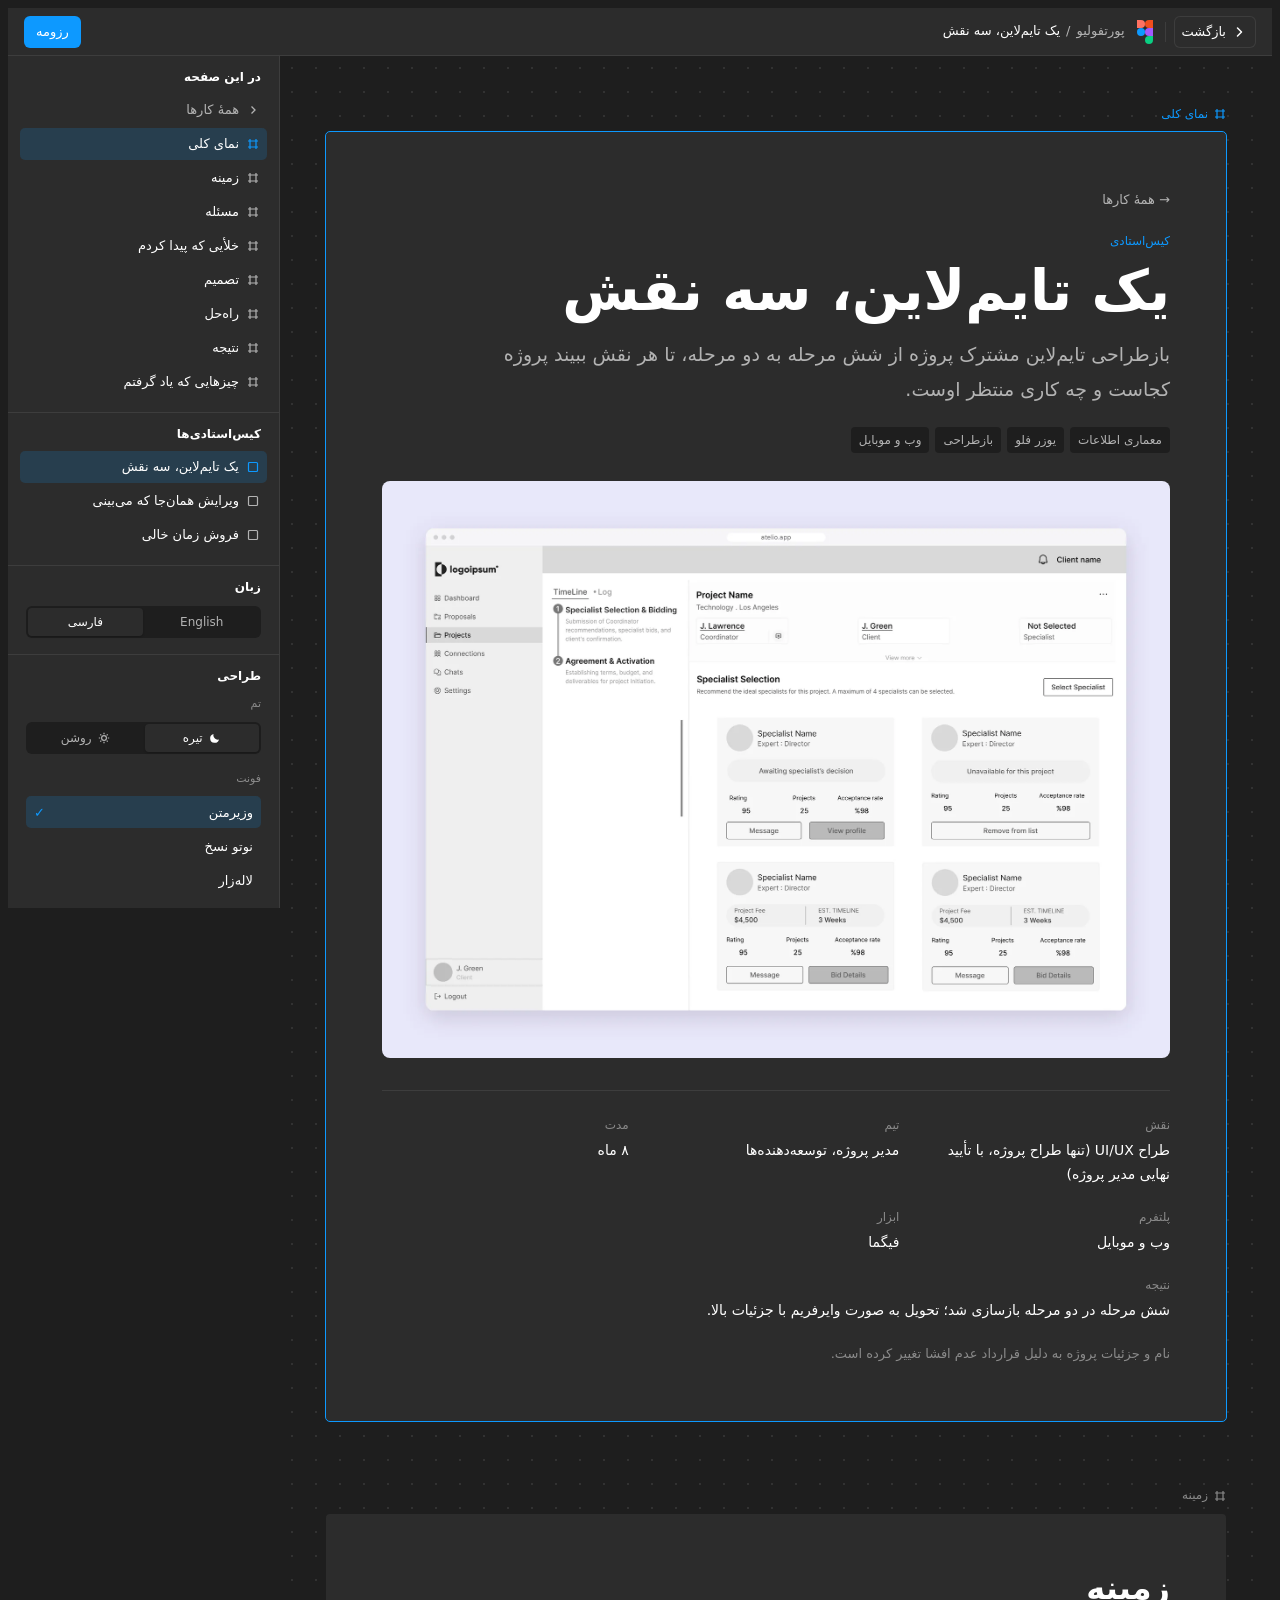
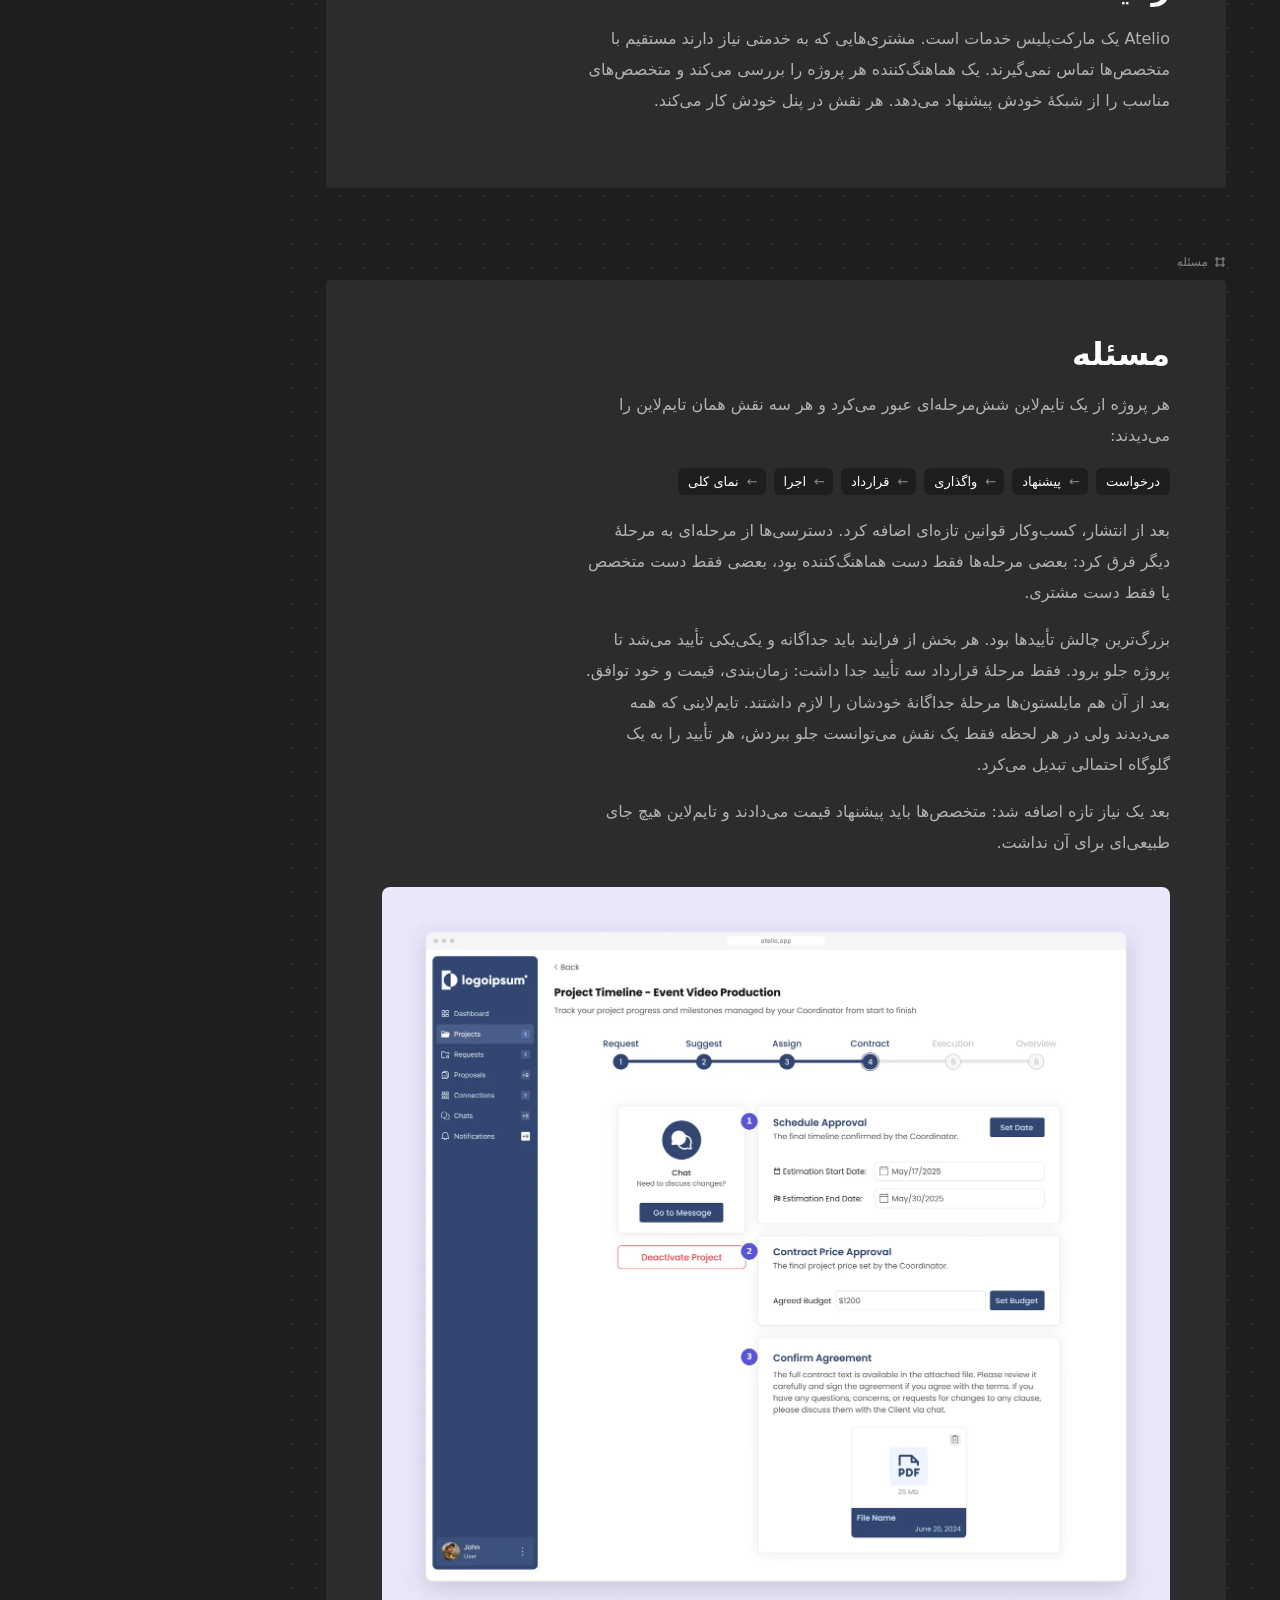
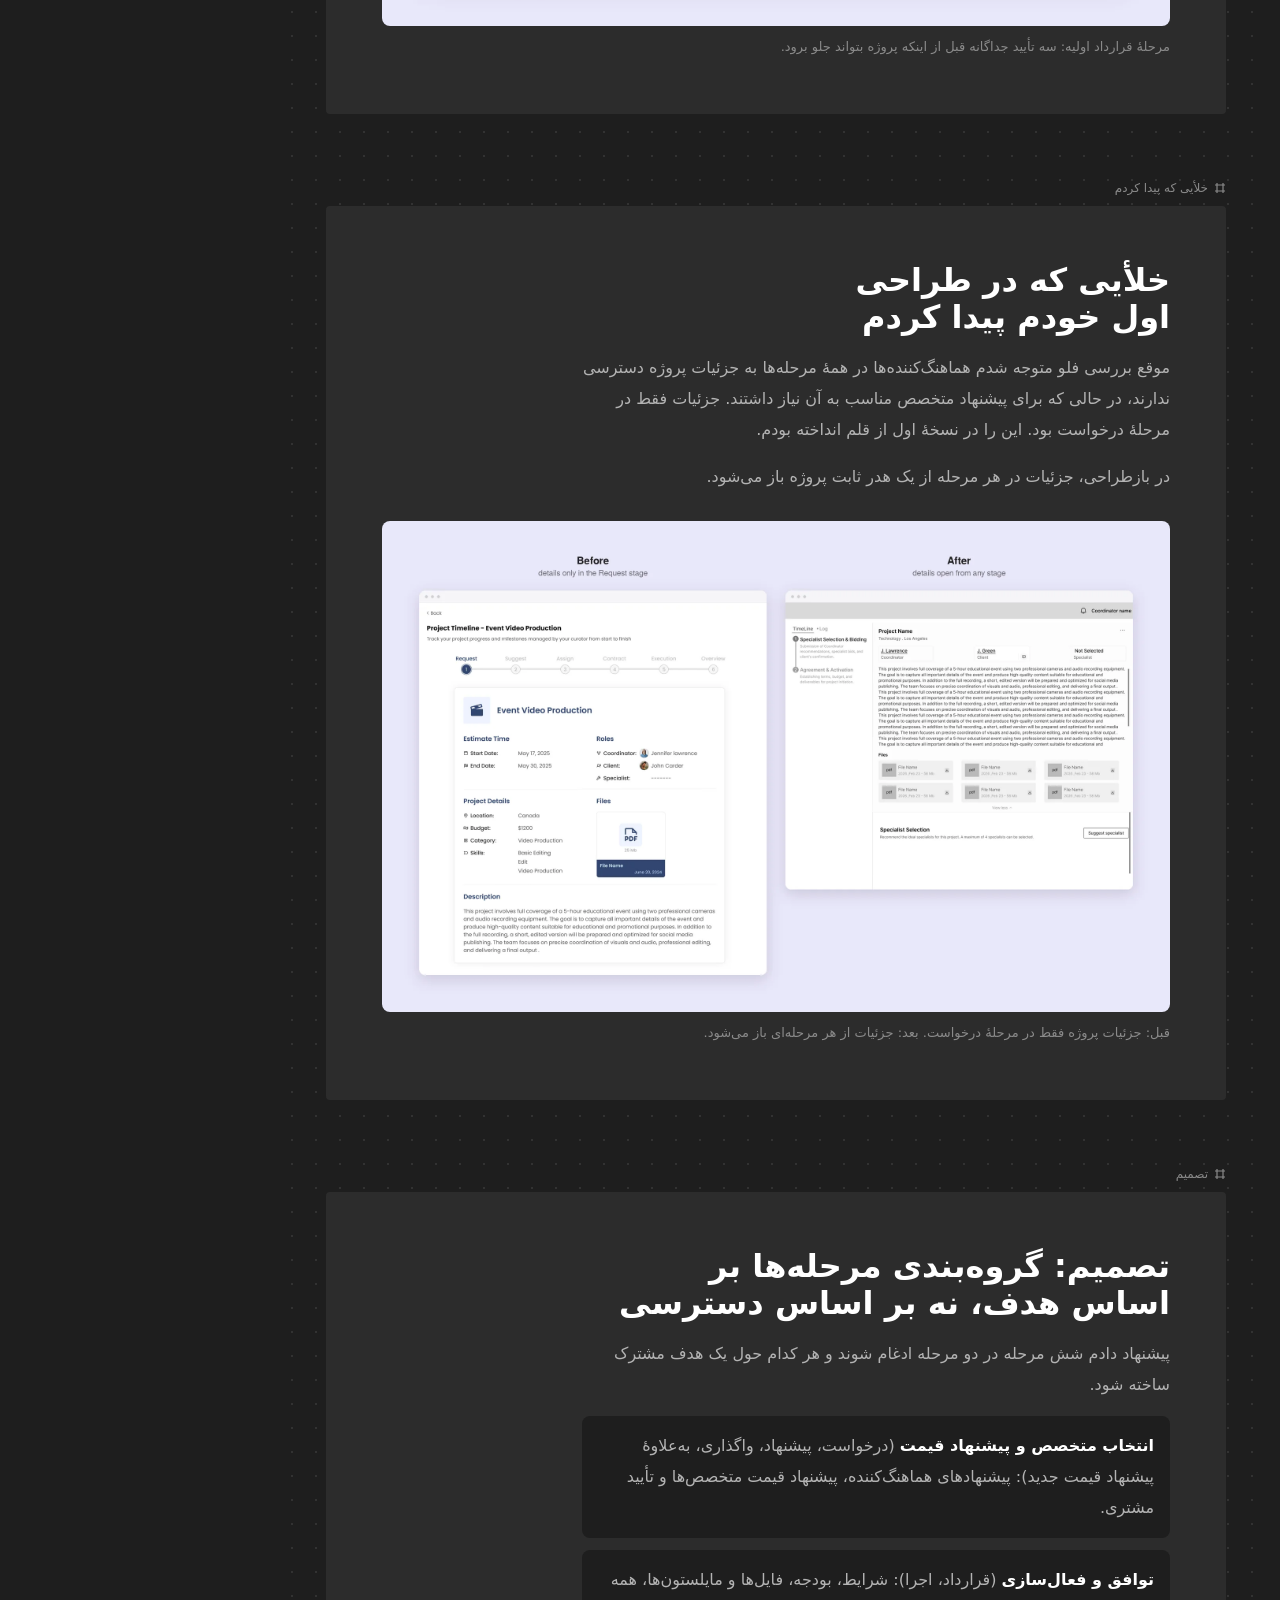
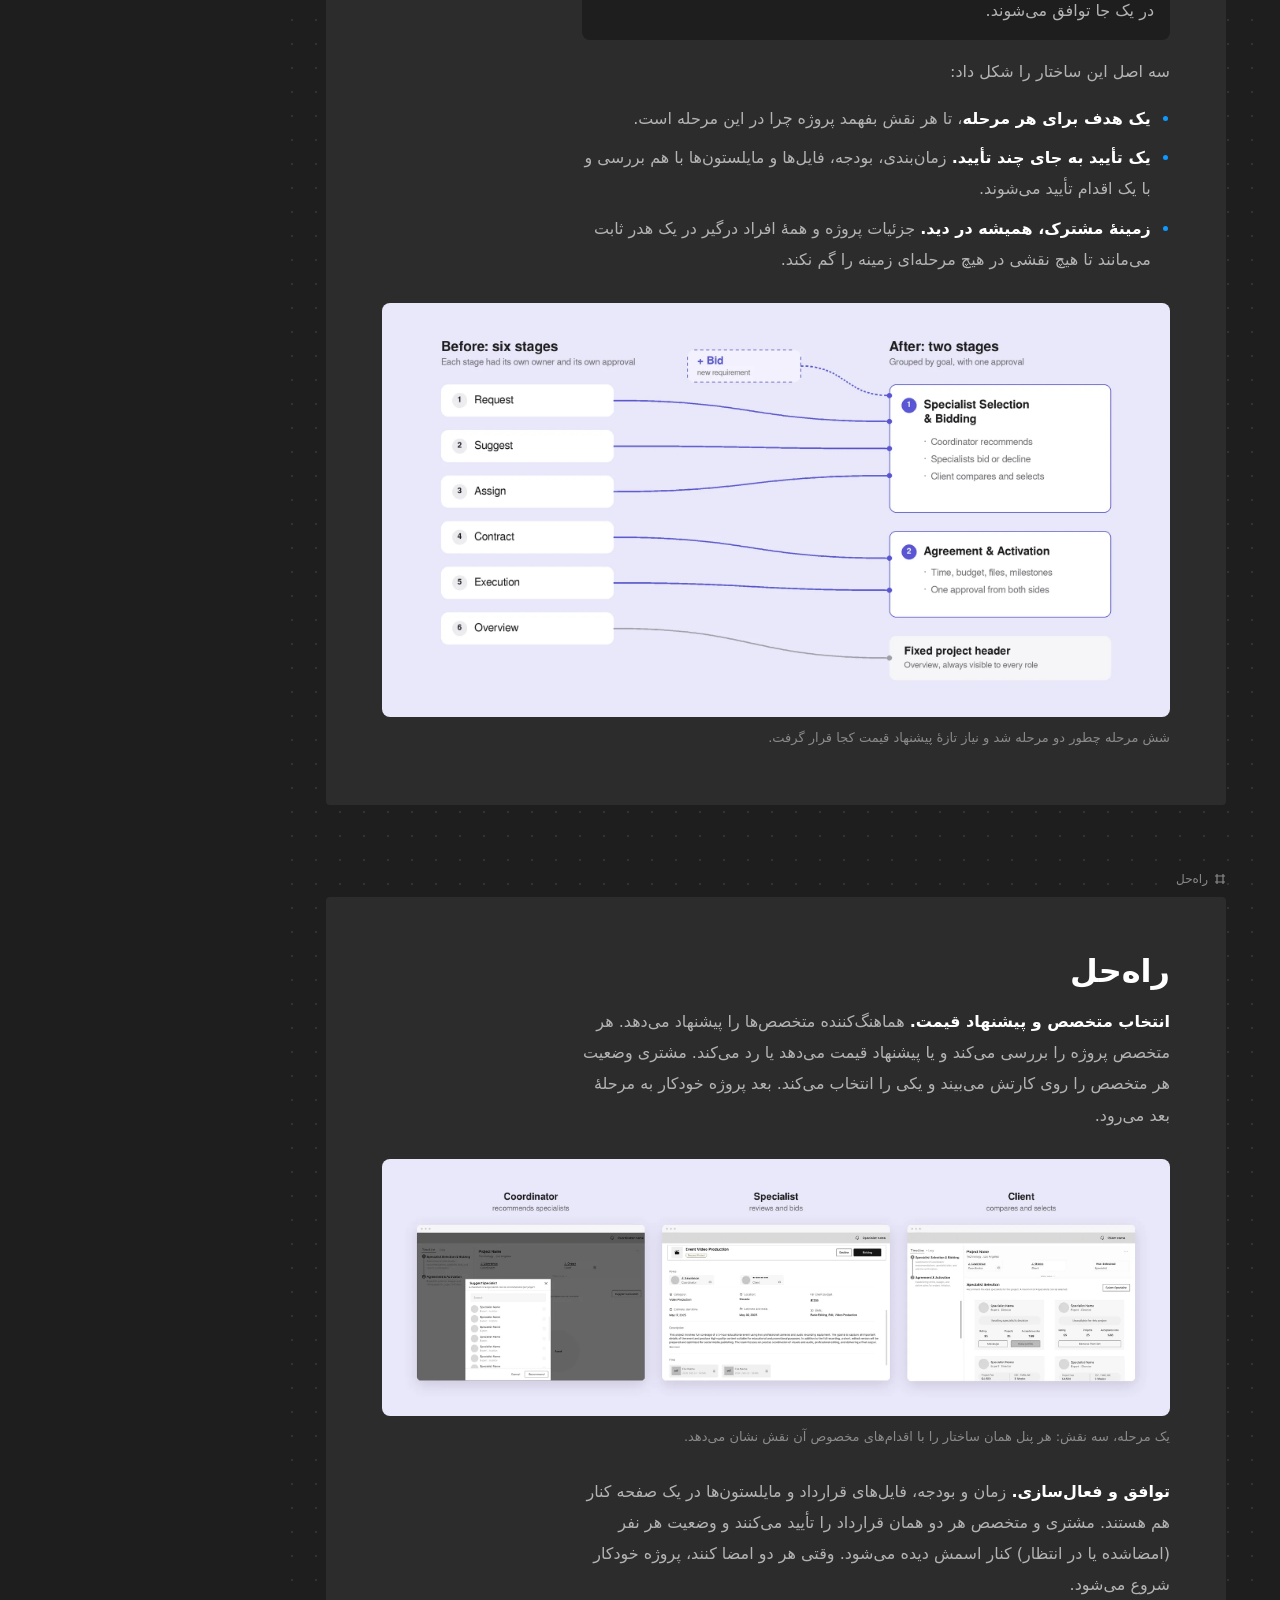
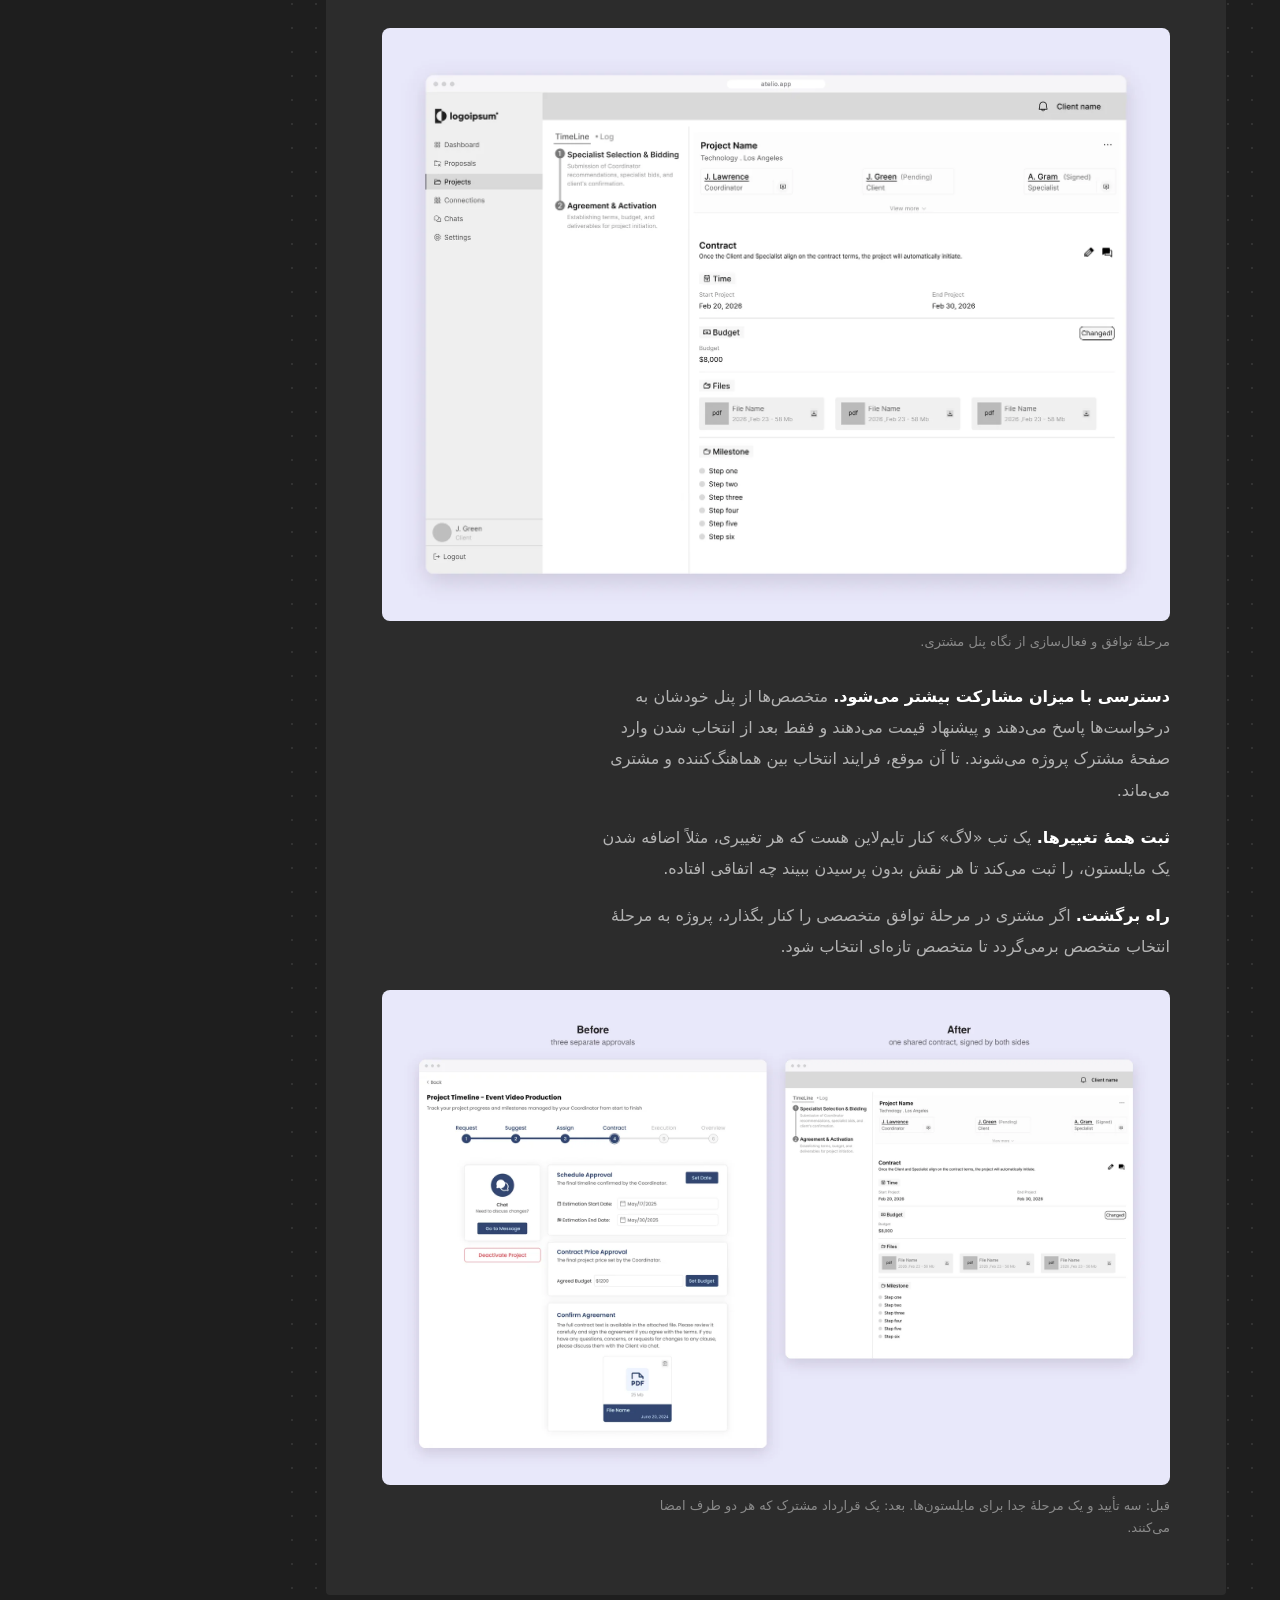
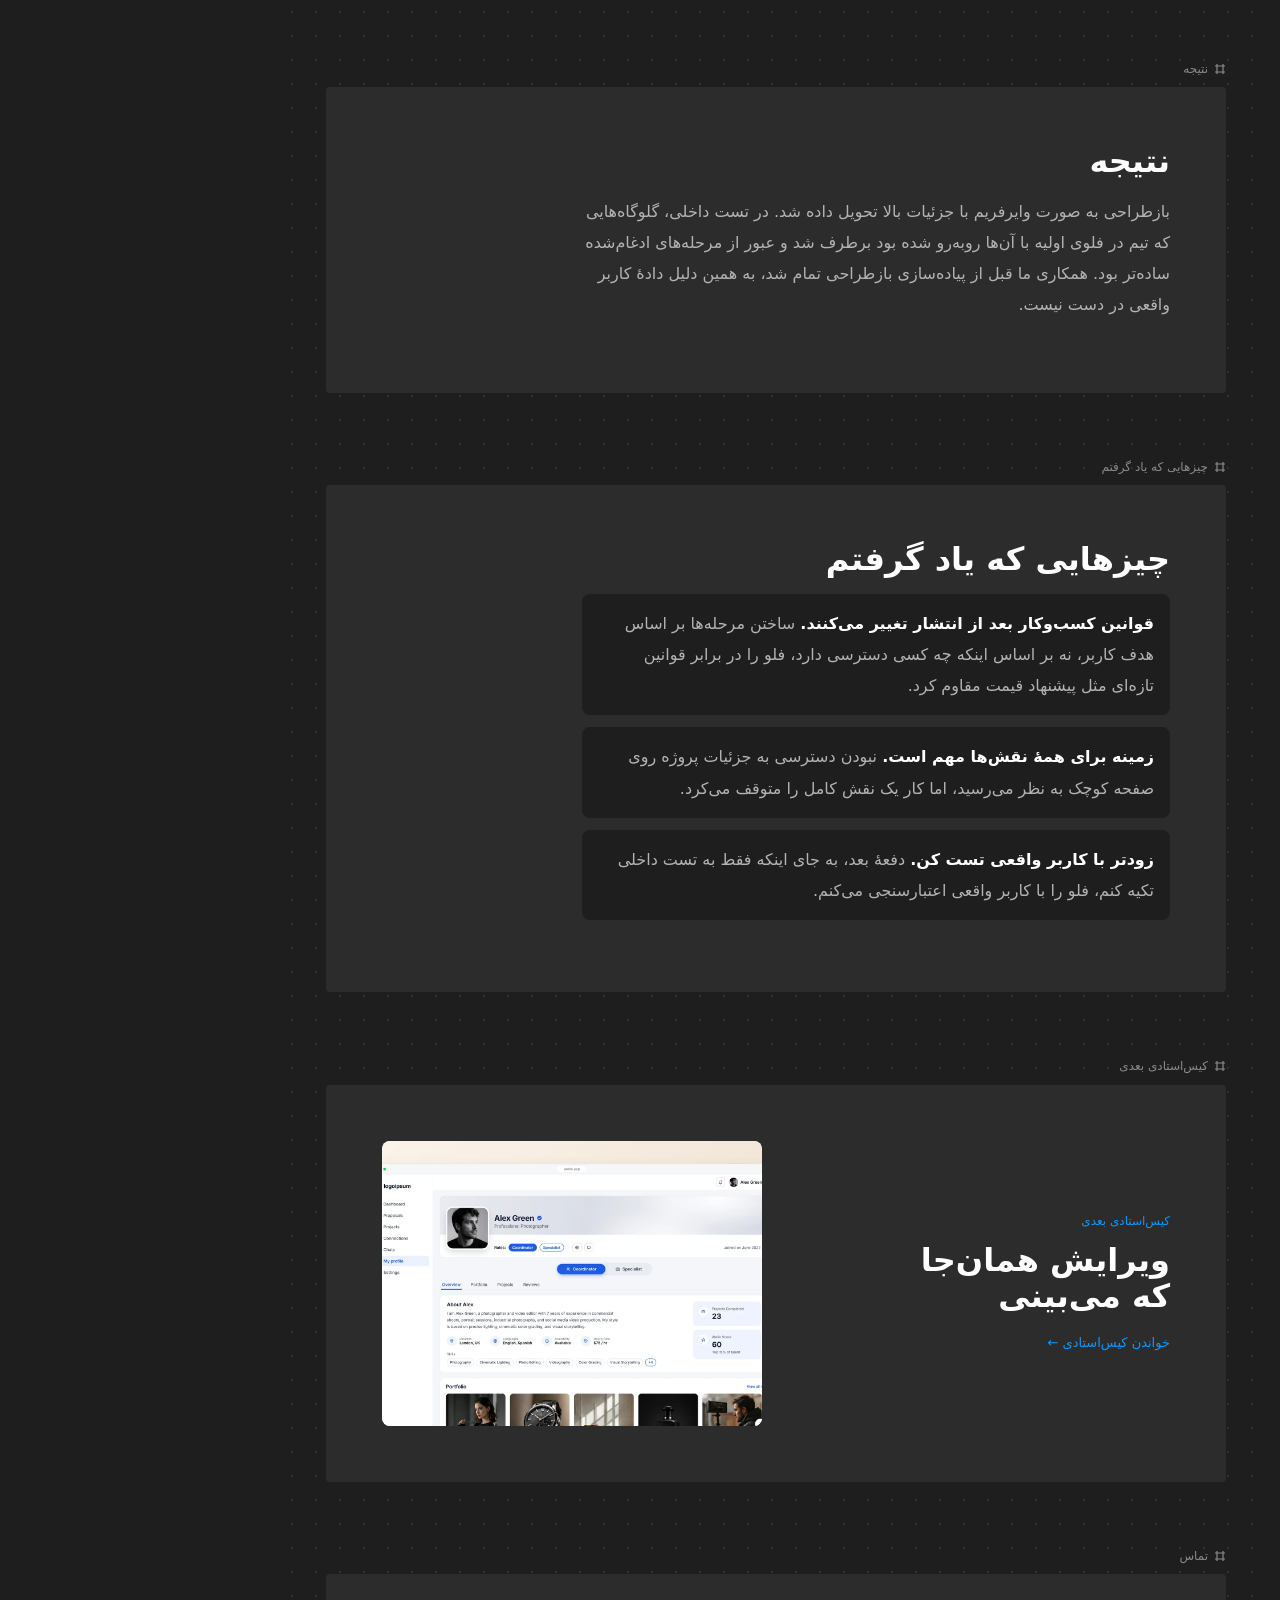
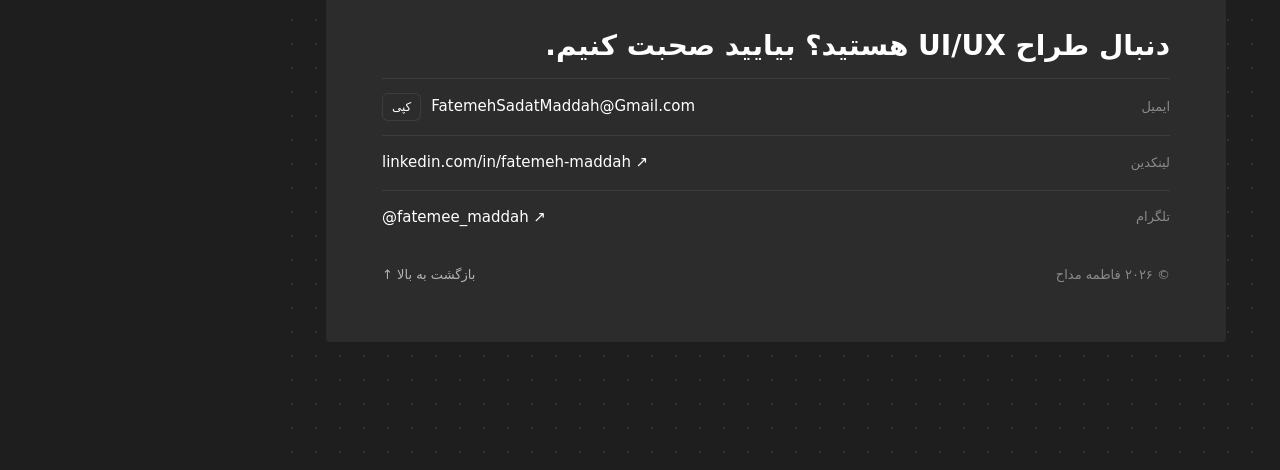
<file: fa/one-timeline-three-roles.html>
<!doctype html>
<html lang="fa" dir="rtl">
<head>
<meta charset="utf-8">
<meta name="viewport" content="width=device-width, initial-scale=1, viewport-fit=cover">
<meta http-equiv="Content-Security-Policy" content="default-src 'self'; script-src 'self' 'unsafe-inline'; style-src 'self' 'unsafe-inline' https://fonts.googleapis.com; font-src https://fonts.gstatic.com; img-src 'self' data:; frame-src 'self'; connect-src 'self'; object-src 'none'; base-uri 'self'; form-action 'none'; upgrade-insecure-requests">
<meta name="referrer" content="strict-origin-when-cross-origin">
<meta name="theme-color" content="#2C2C2C">
<link rel="canonical" href="https://fatemeh-maddah.github.io/fa/one-timeline-three-roles.html">
<link rel="alternate" hreflang="en" href="https://fatemeh-maddah.github.io/one-timeline-three-roles.html">
<link rel="alternate" hreflang="fa" href="https://fatemeh-maddah.github.io/fa/one-timeline-three-roles.html">
<link rel="alternate" hreflang="x-default" href="https://fatemeh-maddah.github.io/one-timeline-three-roles.html">
<title>یک تایم‌لاین، سه نقش | فاطمه مداح</title>
<meta name="description" content="کیس‌استادی: بازطراحی تایم‌لاین مشترک پروژه از شش مرحله به دو مرحله.">
<link rel="preconnect" href="https://fonts.googleapis.com">
<link rel="preconnect" href="https://fonts.gstatic.com" crossorigin>
<link rel="stylesheet" href="https://fonts.googleapis.com/css2?family=Inter:wght@400;500;600&family=Inter+Tight:wght@600;700&display=swap">
<link rel="stylesheet" href="../assets/case.css">
<style>.seg a{font:500 12px var(--ui);color:var(--muted);text-decoration:none;border-radius:4px;height:28px;display:flex;align-items:center;justify-content:center}.seg a[aria-current="page"]{background:var(--panel);color:var(--fg);box-shadow:0 1px 2px rgba(0,0,0,.2)}.seg a:hover{color:var(--fg)}@media (max-width:720px){.seg a{height:40px}}</style>
<link rel="stylesheet" href="https://fonts.googleapis.com/css2?family=Vazirmatn:wght@400;500;600;700;800&display=swap">
<link rel="stylesheet" href="../assets/fa.css">
</head>
<body>
<header class="top">
  <a class="btn btn-line back-top" href="index.html#work" data-page aria-label="بازگشت به همهٔ کارها"><svg width="14" height="14" viewBox="0 0 14 14" fill="none" stroke="currentColor" stroke-width="1.5" stroke-linecap="round" stroke-linejoin="round"><path d="M8.5 3L4.5 7l4 4"/></svg><span>بازگشت</span></a>
  <span class="top-sep" aria-hidden="true"></span>
  <div class="logo" aria-hidden="true"><i></i><i></i><i></i><i></i><i></i></div>
  <nav class="crumb" aria-label="مسیر صفحه"><a href="index.html" data-page>پورتفولیو</a><span>/</span><b>یک تایم‌لاین، سه نقش</b></nav>
  <div class="grow"></div>
  <a class="btn btn-blue resume-top" href="../Fatemeh-Maddah-Resume.pdf" target="_blank" rel="noopener">رزومه</a>
  <button class="btn btn-line layers-btn" type="button" id="openPanel" aria-controls="panel" aria-expanded="false">
    <svg width="14" height="14" viewBox="0 0 14 14" fill="none" stroke="currentColor" stroke-width="1.3"><path d="M3.5 1.5h4.5l2.5 2.5v8.5h-7z"/><path d="M8 1.5V4h2.5M5 7.5h4M5 9.5h4"/></svg>صفحه‌ها</button>
  <div class="progress" id="progress"></div>
</header>

<div class="shell">
  <main class="canvas" id="top">
    <div class="board">

      <section class="frm" id="overview" aria-labelledby="title">
        <div class="frm-label"><svg width="12" height="12" viewBox="0 0 12 12" fill="none" stroke="currentColor" stroke-width="1.2"><path d="M3 1v10M9 1v10M1 3h10M1 9h10"/></svg>نمای کلی</div>
        <div class="frm-body">
          <a class="back" href="index.html#work" data-page>→ همهٔ کارها</a>
          <p class="eyebrow">کیس‌استادی</p>
          <h1 id="title">یک تایم‌لاین، سه نقش</h1>
          <p class="summary">بازطراحی تایم‌لاین مشترک پروژه از شش مرحله به دو مرحله، تا هر نقش ببیند پروژه کجاست و چه کاری منتظر اوست.</p>
          <div class="tags"><span class="tag">معماری اطلاعات</span><span class="tag">یوزر فلو</span><span class="tag">بازطراحی</span><span class="tag">وب و موبایل</span></div>
          <figure class="fig"><div class="shot"><img src="../assets/cs1/cs1-01-cover.webp" alt="صفحهٔ تایم‌لاین پروژه در فلوی بازطراحی‌شده" width="1800" height="1317"></div></figure>
          <dl class="meta">
            <div><dt>نقش</dt><dd>طراح UI/UX (تنها طراح پروژه، با تأیید نهایی مدیر پروژه)</dd></div>
            <div><dt>تیم</dt><dd>مدیر پروژه، توسعه‌دهنده‌ها</dd></div>
            <div><dt>مدت</dt><dd>۸ ماه</dd></div>
            <div><dt>پلتفرم</dt><dd>وب و موبایل</dd></div>
            <div><dt>ابزار</dt><dd>فیگما</dd></div>
            <div class="full"><dt>نتیجه</dt><dd>شش مرحله در دو مرحله بازسازی شد؛ تحویل به صورت وایرفریم با جزئیات بالا.</dd></div>
          </dl>
          <p class="nda">نام و جزئیات پروژه به دلیل قرارداد عدم افشا تغییر کرده است.</p>
        </div>
      </section>

      <section class="frm" id="context" aria-labelledby="h-context">
        <div class="frm-label"><svg width="12" height="12" viewBox="0 0 12 12" fill="none" stroke="currentColor" stroke-width="1.2"><path d="M3 1v10M9 1v10M1 3h10M1 9h10"/></svg>زمینه</div>
        <div class="frm-body"><div class="prose">
          <h2 id="h-context">زمینه</h2>
          <p>Atelio یک مارکت‌پلیس خدمات است. مشتری‌هایی که به خدمتی نیاز دارند مستقیم با متخصص‌ها تماس نمی‌گیرند. یک هماهنگ‌کننده هر پروژه را بررسی می‌کند و متخصص‌های مناسب را از شبکهٔ خودش پیشنهاد می‌دهد. هر نقش در پنل خودش کار می‌کند.</p>
        </div></div>
      </section>

      <section class="frm" id="problem" aria-labelledby="h-problem">
        <div class="frm-label"><svg width="12" height="12" viewBox="0 0 12 12" fill="none" stroke="currentColor" stroke-width="1.2"><path d="M3 1v10M9 1v10M1 3h10M1 9h10"/></svg>مسئله</div>
        <div class="frm-body">
          <div class="prose">
            <h2 id="h-problem">مسئله</h2>
            <p>هر پروژه از یک تایم‌لاین شش‌مرحله‌ای عبور می‌کرد و هر سه نقش همان تایم‌لاین را می‌دیدند:</p>
            <ol class="flow" aria-label="شش مرحلهٔ اولیه"><li>درخواست</li><li>پیشنهاد</li><li>واگذاری</li><li>قرارداد</li><li>اجرا</li><li>نمای کلی</li></ol>
            <p>بعد از انتشار، کسب‌وکار قوانین تازه‌ای اضافه کرد. دسترسی‌ها از مرحله‌ای به مرحلهٔ دیگر فرق کرد: بعضی مرحله‌ها فقط دست هماهنگ‌کننده بود، بعضی فقط دست متخصص یا فقط دست مشتری.</p>
            <p>بزرگ‌ترین چالش تأییدها بود. هر بخش از فرایند باید جداگانه و یکی‌یکی تأیید می‌شد تا پروژه جلو برود. فقط مرحلهٔ قرارداد سه تأیید جدا داشت: زمان‌بندی، قیمت و خود توافق. بعد از آن هم مایلستون‌ها مرحلهٔ جداگانهٔ خودشان را لازم داشتند. تایم‌لاینی که همه می‌دیدند ولی در هر لحظه فقط یک نقش می‌توانست جلو ببردش، هر تأیید را به یک گلوگاه احتمالی تبدیل می‌کرد.</p>
            <p>بعد یک نیاز تازه اضافه شد: متخصص‌ها باید پیشنهاد قیمت می‌دادند و تایم‌لاین هیچ جای طبیعی‌ای برای آن نداشت.</p>
          </div>
          <figure class="fig"><div class="shot"><img src="../assets/cs1/cs1-02-old-contract.webp" alt="مرحلهٔ قرارداد اولیه با سه تأیید جداگانه" width="1600" height="1501" loading="lazy"></div>
            <figcaption>مرحلهٔ قرارداد اولیه: سه تأیید جداگانه قبل از اینکه پروژه بتواند جلو برود.</figcaption></figure>
        </div>
      </section>

      <section class="frm" id="gap" aria-labelledby="h-gap">
        <div class="frm-label"><svg width="12" height="12" viewBox="0 0 12 12" fill="none" stroke="currentColor" stroke-width="1.2"><path d="M3 1v10M9 1v10M1 3h10M1 9h10"/></svg>خلأیی که پیدا کردم</div>
        <div class="frm-body">
          <div class="prose">
            <h2 id="h-gap">خلأیی که در طراحی اول خودم پیدا کردم</h2>
            <p>موقع بررسی فلو متوجه شدم هماهنگ‌کننده‌ها در همهٔ مرحله‌ها به جزئیات پروژه دسترسی ندارند، در حالی که برای پیشنهاد متخصص مناسب به آن نیاز داشتند. جزئیات فقط در مرحلهٔ درخواست بود. این را در نسخهٔ اول از قلم انداخته بودم.</p>
            <p>در بازطراحی، جزئیات در هر مرحله از یک هدر ثابت پروژه باز می‌شود.</p>
          </div>
          <figure class="fig wide"><div class="shot"><img src="../assets/cs1/cs1-03-details-before-after.webp" alt="قبل و بعد: جایی که جزئیات پروژه باز می‌شود" width="2000" height="1246" loading="lazy"></div>
            <figcaption>قبل: جزئیات پروژه فقط در مرحلهٔ درخواست. بعد: جزئیات از هر مرحله‌ای باز می‌شود.</figcaption></figure>
        </div>
      </section>

      <section class="frm" id="decision" aria-labelledby="h-decision">
        <div class="frm-label"><svg width="12" height="12" viewBox="0 0 12 12" fill="none" stroke="currentColor" stroke-width="1.2"><path d="M3 1v10M9 1v10M1 3h10M1 9h10"/></svg>تصمیم</div>
        <div class="frm-body">
          <div class="prose">
            <h2 id="h-decision">تصمیم: گروه‌بندی مرحله‌ها بر اساس هدف، نه بر اساس دسترسی</h2>
            <p>پیشنهاد دادم شش مرحله در دو مرحله ادغام شوند و هر کدام حول یک هدف مشترک ساخته شود.</p>
            <ul class="points">
              <li><b>انتخاب متخصص و پیشنهاد قیمت</b> (درخواست، پیشنهاد، واگذاری، به‌علاوهٔ پیشنهاد قیمت جدید): پیشنهادهای هماهنگ‌کننده، پیشنهاد قیمت متخصص‌ها و تأیید مشتری.</li>
              <li><b>توافق و فعال‌سازی</b> (قرارداد، اجرا): شرایط، بودجه، فایل‌ها و مایلستون‌ها، همه در یک جا توافق می‌شوند.</li>
            </ul>
            <p>سه اصل این ساختار را شکل داد:</p>
            <ul>
              <li><b>یک هدف برای هر مرحله</b>، تا هر نقش بفهمد پروژه چرا در این مرحله است.</li>
              <li><b>یک تأیید به جای چند تأیید.</b> زمان‌بندی، بودجه، فایل‌ها و مایلستون‌ها با هم بررسی و با یک اقدام تأیید می‌شوند.</li>
              <li><b>زمینهٔ مشترک، همیشه در دید.</b> جزئیات پروژه و همهٔ افراد درگیر در یک هدر ثابت می‌مانند تا هیچ نقشی در هیچ مرحله‌ای زمینه را گم نکند.</li>
            </ul>
          </div>
          <figure class="fig wide"><div class="shot"><img src="../assets/cs1/cs1-04-six-to-two.webp" alt="نمودار: ادغام شش مرحله در دو مرحله" width="2000" height="1050" loading="lazy"></div>
            <figcaption>شش مرحله چطور دو مرحله شد و نیاز تازهٔ پیشنهاد قیمت کجا قرار گرفت.</figcaption></figure>
        </div>
      </section>

      <section class="frm" id="solution" aria-labelledby="h-solution">
        <div class="frm-label"><svg width="12" height="12" viewBox="0 0 12 12" fill="none" stroke="currentColor" stroke-width="1.2"><path d="M3 1v10M9 1v10M1 3h10M1 9h10"/></svg>راه‌حل</div>
        <div class="frm-body">
          <div class="prose">
            <h2 id="h-solution">راه‌حل</h2>
            <p><b>انتخاب متخصص و پیشنهاد قیمت.</b> هماهنگ‌کننده متخصص‌ها را پیشنهاد می‌دهد. هر متخصص پروژه را بررسی می‌کند و یا پیشنهاد قیمت می‌دهد یا رد می‌کند. مشتری وضعیت هر متخصص را روی کارتش می‌بیند و یکی را انتخاب می‌کند. بعد پروژه خودکار به مرحلهٔ بعد می‌رود.</p>
          </div>
          <figure class="fig wide"><div class="shot"><img src="../assets/cs1/cs1-05-three-roles.webp" alt="سه پنل: هماهنگ‌کننده، متخصص و مشتری" width="2200" height="717" loading="lazy"></div>
            <figcaption>یک مرحله، سه نقش: هر پنل همان ساختار را با اقدام‌های مخصوص آن نقش نشان می‌دهد.</figcaption></figure>
          <div class="prose">
            <p><b>توافق و فعال‌سازی.</b> زمان و بودجه، فایل‌های قرارداد و مایلستون‌ها در یک صفحه کنار هم هستند. مشتری و متخصص هر دو همان قرارداد را تأیید می‌کنند و وضعیت هر نفر (امضاشده یا در انتظار) کنار اسمش دیده می‌شود. وقتی هر دو امضا کنند، پروژه خودکار شروع می‌شود.</p>
          </div>
          <figure class="fig"><div class="shot"><img src="../assets/cs1/cs1-06-agreement.webp" alt="مرحلهٔ توافق و فعال‌سازی در پنل مشتری" width="1600" height="1203" loading="lazy"></div>
            <figcaption>مرحلهٔ توافق و فعال‌سازی از نگاه پنل مشتری.</figcaption></figure>
          <div class="prose">
            <p><b>دسترسی با میزان مشارکت بیشتر می‌شود.</b> متخصص‌ها از پنل خودشان به درخواست‌ها پاسخ می‌دهند و پیشنهاد قیمت می‌دهند و فقط بعد از انتخاب شدن وارد صفحهٔ مشترک پروژه می‌شوند. تا آن موقع، فرایند انتخاب بین هماهنگ‌کننده و مشتری می‌ماند.</p>
            <p><b>ثبت همهٔ تغییرها.</b> یک تب «لاگ» کنار تایم‌لاین هست که هر تغییری، مثلاً اضافه شدن یک مایلستون، را ثبت می‌کند تا هر نقش بدون پرسیدن ببیند چه اتفاقی افتاده.</p>
            <p><b>راه برگشت.</b> اگر مشتری در مرحلهٔ توافق متخصصی را کنار بگذارد، پروژه به مرحلهٔ انتخاب متخصص برمی‌گردد تا متخصص تازه‌ای انتخاب شود.</p>
          </div>
          <figure class="fig wide"><div class="shot"><img src="../assets/cs1/cs1-07-contract-before-after.webp" alt="قبل و بعد: تأییدهای قرارداد" width="2000" height="1254" loading="lazy"></div>
            <figcaption>قبل: سه تأیید و یک مرحلهٔ جدا برای مایلستون‌ها. بعد: یک قرارداد مشترک که هر دو طرف امضا می‌کنند.</figcaption></figure>
        </div>
      </section>

      <section class="frm" id="outcome" aria-labelledby="h-outcome">
        <div class="frm-label"><svg width="12" height="12" viewBox="0 0 12 12" fill="none" stroke="currentColor" stroke-width="1.2"><path d="M3 1v10M9 1v10M1 3h10M1 9h10"/></svg>نتیجه</div>
        <div class="frm-body"><div class="prose">
          <h2 id="h-outcome">نتیجه</h2>
          <p>بازطراحی به صورت وایرفریم با جزئیات بالا تحویل داده شد. در تست داخلی، گلوگاه‌هایی که تیم در فلوی اولیه با آن‌ها روبه‌رو شده بود برطرف شد و عبور از مرحله‌های ادغام‌شده ساده‌تر بود. همکاری ما قبل از پیاده‌سازی بازطراحی تمام شد، به همین دلیل دادهٔ کاربر واقعی در دست نیست.</p>
        </div></div>
      </section>

      <section class="frm" id="learned" aria-labelledby="h-learned">
        <div class="frm-label"><svg width="12" height="12" viewBox="0 0 12 12" fill="none" stroke="currentColor" stroke-width="1.2"><path d="M3 1v10M9 1v10M1 3h10M1 9h10"/></svg>چیزهایی که یاد گرفتم</div>
        <div class="frm-body"><div class="prose">
          <h2 id="h-learned">چیزهایی که یاد گرفتم</h2>
          <ul class="points">
            <li><b>قوانین کسب‌وکار بعد از انتشار تغییر می‌کنند.</b> ساختن مرحله‌ها بر اساس هدف کاربر، نه بر اساس اینکه چه کسی دسترسی دارد، فلو را در برابر قوانین تازه‌ای مثل پیشنهاد قیمت مقاوم کرد.</li>
            <li><b>زمینه برای همهٔ نقش‌ها مهم است.</b> نبودن دسترسی به جزئیات پروژه روی صفحه کوچک به نظر می‌رسید، اما کار یک نقش کامل را متوقف می‌کرد.</li>
            <li><b>زودتر با کاربر واقعی تست کن.</b> دفعهٔ بعد، به جای اینکه فقط به تست داخلی تکیه کنم، فلو را با کاربر واقعی اعتبارسنجی می‌کنم.</li>
          </ul>
        </div></div>
      </section>

      <section class="frm" aria-label="کیس‌استادی بعدی">
        <div class="frm-label"><svg width="12" height="12" viewBox="0 0 12 12" fill="none" stroke="currentColor" stroke-width="1.2"><path d="M3 1v10M9 1v10M1 3h10M1 9h10"/></svg>کیس‌استادی بعدی</div>
        <a class="frm-body next" href="editing-where-you-see-it.html" data-page>
          <div><p class="eyebrow">کیس‌استادی بعدی</p><h2>ویرایش همان‌جا که می‌بینی</h2><span class="go">خواندن کیس‌استادی ←</span></div>
          <div class="shot"><img width="1600" height="1000" src="../assets/cs/cs3-01-cover.webp" alt="ویرایش همان‌جا که می‌بینی: پروفایل بازطراحی‌شده" loading="lazy"></div>
        </a>
      </section>

      <section class="frm contact" id="contact" aria-labelledby="h-contact">
        <div class="frm-label"><svg width="12" height="12" viewBox="0 0 12 12" fill="none" stroke="currentColor" stroke-width="1.2"><path d="M3 1v10M9 1v10M1 3h10M1 9h10"/></svg>تماس</div>
        <div class="frm-body">
          <h2 id="h-contact">دنبال طراح UI/UX هستید؟ بیایید صحبت کنیم.</h2>
          <dl>
            <div class="crow"><dt>ایمیل</dt><dd><a href="mailto:FatemehSadatMaddah@Gmail.com" id="email">FatemehSadatMaddah@Gmail.com</a><button class="btn btn-line copy" type="button" id="copyEmail">کپی</button></dd></div>
            <div class="crow"><dt>لینکدین</dt><dd><a href="https://www.linkedin.com/in/fatemeh-maddah/" target="_blank" rel="noopener">linkedin.com/in/fatemeh-maddah ↗</a></dd></div>
            <div class="crow"><dt>تلگرام</dt><dd><a href="https://t.me/fatemee_maddah" target="_blank" rel="noopener">@fatemee_maddah ↗</a></dd></div>
          </dl>
          <div class="foot"><span>© ۲۰۲۶ فاطمه مداح</span><a href="#top">بازگشت به بالا ↑</a></div>
        </div>
      </section>

    </div>
  </main>

  <aside class="side" id="panel" aria-label="صفحه‌ها">
    <div class="side-head">صفحه‌ها<button class="btn btn-line" type="button" id="closePanel" aria-label="بستن صفحه‌ها">✕</button></div>
    <nav class="sec" aria-label="در این صفحه">
      <h2>در این صفحه</h2>
      <a class="row muted" href="index.html#work" data-page><svg width="12" height="12" viewBox="0 0 12 12" fill="none" stroke="currentColor" stroke-width="1.3"><path d="M7.5 2.5L4 6l3.5 3.5"/></svg>همهٔ کارها</a>
      <a class="row active" href="#overview" data-spy="overview"><svg width="12" height="12" viewBox="0 0 12 12" fill="none" stroke="currentColor" stroke-width="1.2"><path d="M3 1v10M9 1v10M1 3h10M1 9h10"/></svg>نمای کلی</a>
      <a class="row" href="#context" data-spy="context"><svg width="12" height="12" viewBox="0 0 12 12" fill="none" stroke="currentColor" stroke-width="1.2"><path d="M3 1v10M9 1v10M1 3h10M1 9h10"/></svg>زمینه</a>
      <a class="row" href="#problem" data-spy="problem"><svg width="12" height="12" viewBox="0 0 12 12" fill="none" stroke="currentColor" stroke-width="1.2"><path d="M3 1v10M9 1v10M1 3h10M1 9h10"/></svg>مسئله</a>
      <a class="row" href="#gap" data-spy="gap"><svg width="12" height="12" viewBox="0 0 12 12" fill="none" stroke="currentColor" stroke-width="1.2"><path d="M3 1v10M9 1v10M1 3h10M1 9h10"/></svg>خلأیی که پیدا کردم</a>
      <a class="row" href="#decision" data-spy="decision"><svg width="12" height="12" viewBox="0 0 12 12" fill="none" stroke="currentColor" stroke-width="1.2"><path d="M3 1v10M9 1v10M1 3h10M1 9h10"/></svg>تصمیم</a>
      <a class="row" href="#solution" data-spy="solution"><svg width="12" height="12" viewBox="0 0 12 12" fill="none" stroke="currentColor" stroke-width="1.2"><path d="M3 1v10M9 1v10M1 3h10M1 9h10"/></svg>راه‌حل</a>
      <a class="row" href="#outcome" data-spy="outcome"><svg width="12" height="12" viewBox="0 0 12 12" fill="none" stroke="currentColor" stroke-width="1.2"><path d="M3 1v10M9 1v10M1 3h10M1 9h10"/></svg>نتیجه</a>
      <a class="row" href="#learned" data-spy="learned"><svg width="12" height="12" viewBox="0 0 12 12" fill="none" stroke="currentColor" stroke-width="1.2"><path d="M3 1v10M9 1v10M1 3h10M1 9h10"/></svg>چیزهایی که یاد گرفتم</a>
    </nav>
    <nav class="sec" aria-label="کیس‌استادی‌ها">
      <h2>کیس‌استادی‌ها</h2>
      <a class="row active" href="one-timeline-three-roles.html" aria-current="page"><svg width="12" height="12" viewBox="0 0 12 12" fill="none" stroke="currentColor" stroke-width="1.2"><rect x="1.5" y="1.5" width="9" height="9" rx="1"/></svg>یک تایم‌لاین، سه نقش</a>
      <a class="row" href="editing-where-you-see-it.html" data-page><svg width="12" height="12" viewBox="0 0 12 12" fill="none" stroke="currentColor" stroke-width="1.2"><rect x="1.5" y="1.5" width="9" height="9" rx="1"/></svg>ویرایش همان‌جا که می‌بینی</a>
      <a class="row" href="selling-empty-time.html" data-page><svg width="12" height="12" viewBox="0 0 12 12" fill="none" stroke="currentColor" stroke-width="1.2"><rect x="1.5" y="1.5" width="9" height="9" rx="1"/></svg>فروش زمان خالی</a>
    </nav>
    <div class="sec" aria-label="زبان">
      <h2>زبان</h2>
      <div class="prop"><div class="seg" role="group" aria-label="زبان"><a href="../one-timeline-three-roles.html" lang="en" hreflang="en">English</a><a href="one-timeline-three-roles.html" lang="fa" hreflang="fa" aria-current="page">فارسی</a></div></div>
    </div>
    <div class="sec" aria-label="طراحی">
      <h2>طراحی</h2>
      <div class="prop"><span class="prop-label" id="lbl-theme">تم</span>
        <div class="seg" role="group" aria-labelledby="lbl-theme">
          <button type="button" data-skin="dark" aria-pressed="true"><svg width="12" height="12" viewBox="0 0 12 12"><path d="M10 7.5A4.5 4.5 0 014.5 2a4.5 4.5 0 105.5 5.5z" fill="currentColor"/></svg>تیره</button>
          <button type="button" data-skin="light" aria-pressed="false"><svg width="12" height="12" viewBox="0 0 12 12" fill="none" stroke="currentColor" stroke-width="1.2"><circle cx="6" cy="6" r="2.4"/><path d="M6 .8v1.4M6 9.8v1.4M.8 6h1.4M9.8 6h1.4M2.3 2.3l1 1M8.7 8.7l1 1M2.3 9.7l1-1M8.7 3.3l1-1"/></svg>روشن</button>
        </div></div>
      <div class="prop"><span class="prop-label" id="lbl-font">فونت</span>
        <div class="fonts" role="group" aria-labelledby="lbl-font">
          <button class="font-opt" type="button" data-font="inter" aria-pressed="true">وزیرمتن<span class="chk">✓</span></button>
          <button class="font-opt" type="button" data-font="serif" aria-pressed="false">نوتو نسخ<span class="chk">✓</span></button>
          <button class="font-opt" type="button" data-font="syne" aria-pressed="false">لاله‌زار<span class="chk">✓</span></button>
        </div></div>
    </div>
    <div class="sec links">
      <h2>لینک‌ها</h2>
      <a class="btn btn-blue" href="../Fatemeh-Maddah-Resume.pdf" target="_blank" rel="noopener">دانلود رزومه</a>
      <a class="btn btn-line" href="https://www.figma.com/design/IYb5JQwZ62sMDHg5AlnyRL?node-id=764-17307" target="_blank" rel="noopener">فیگما ↗</a>
      <a class="btn btn-line" href="https://www.linkedin.com/in/fatemeh-maddah/" target="_blank" rel="noopener">لینکدین ↗</a>
    </div>
  </aside>
</div>
<div class="scrim" id="scrim"></div>
<div class="toast" id="toast" hidden></div>
<script src="../assets/case.js"></script>
</body>
</html>
</file>
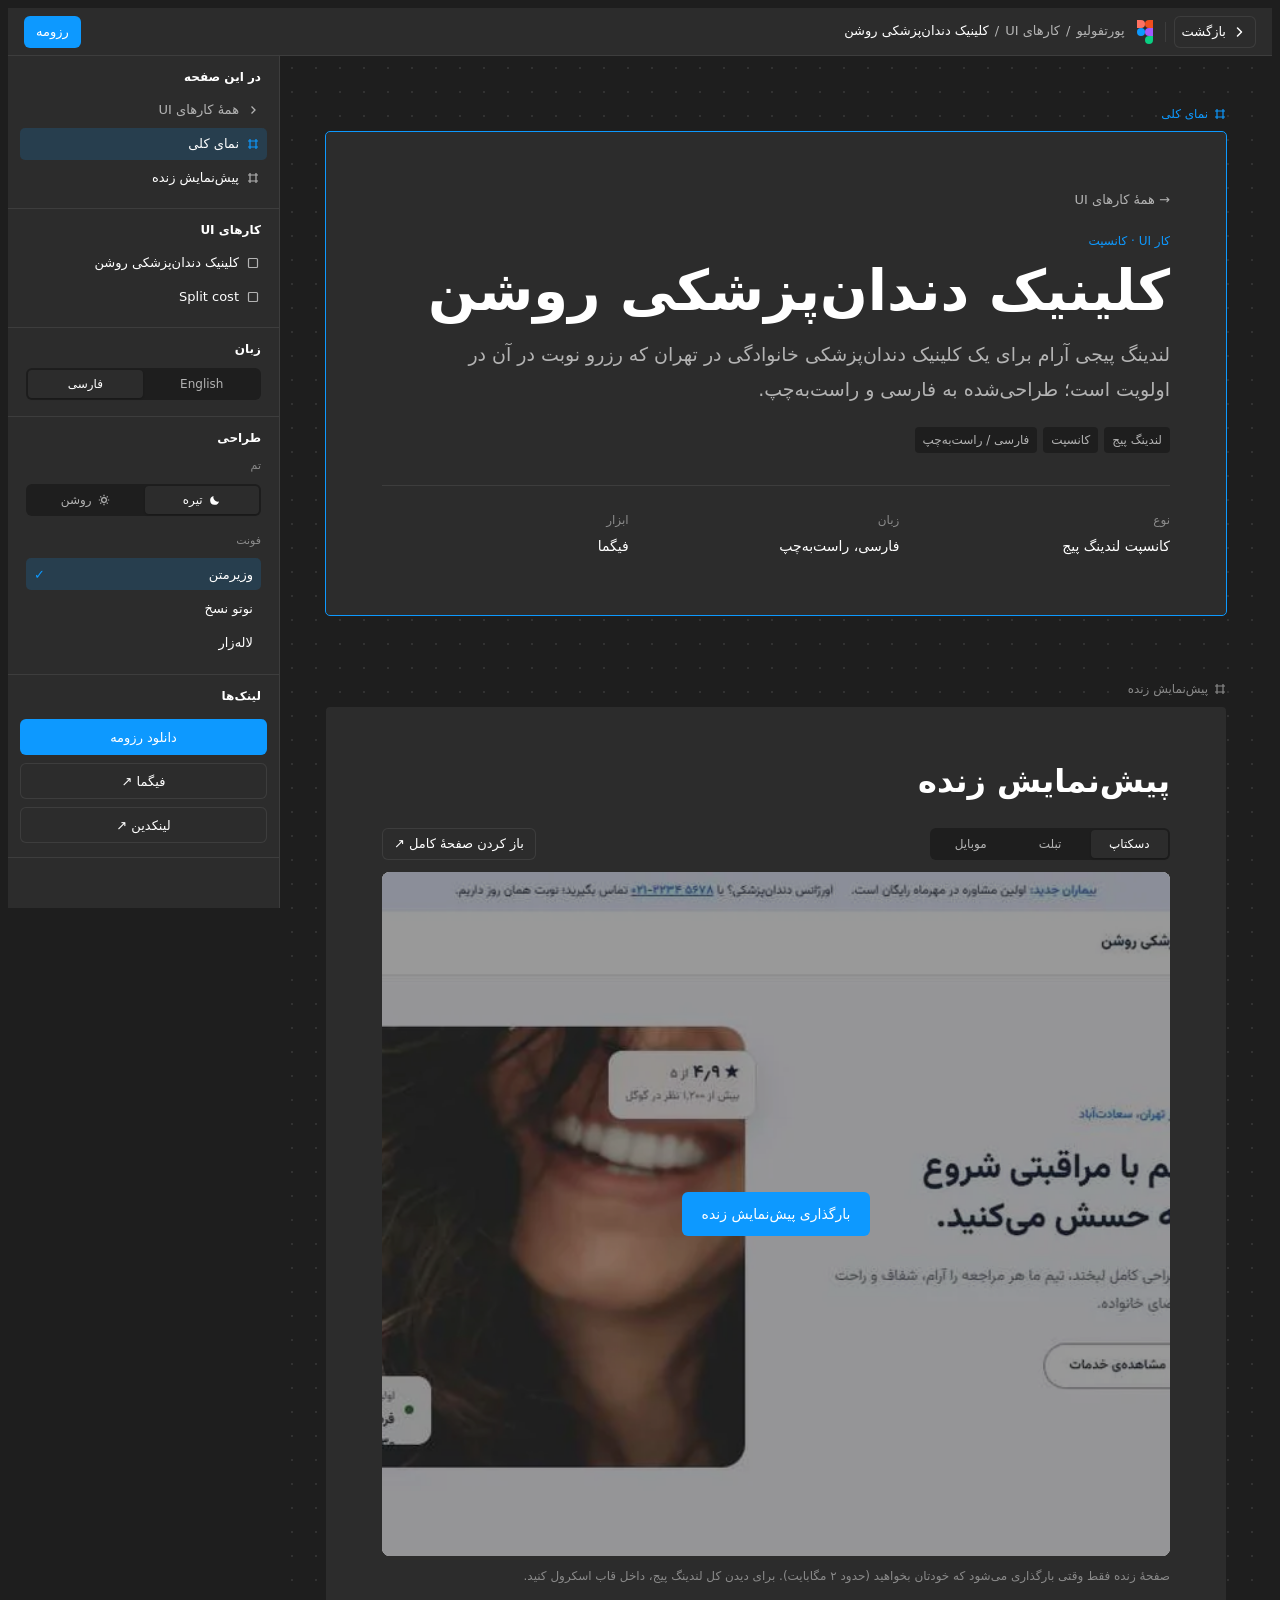
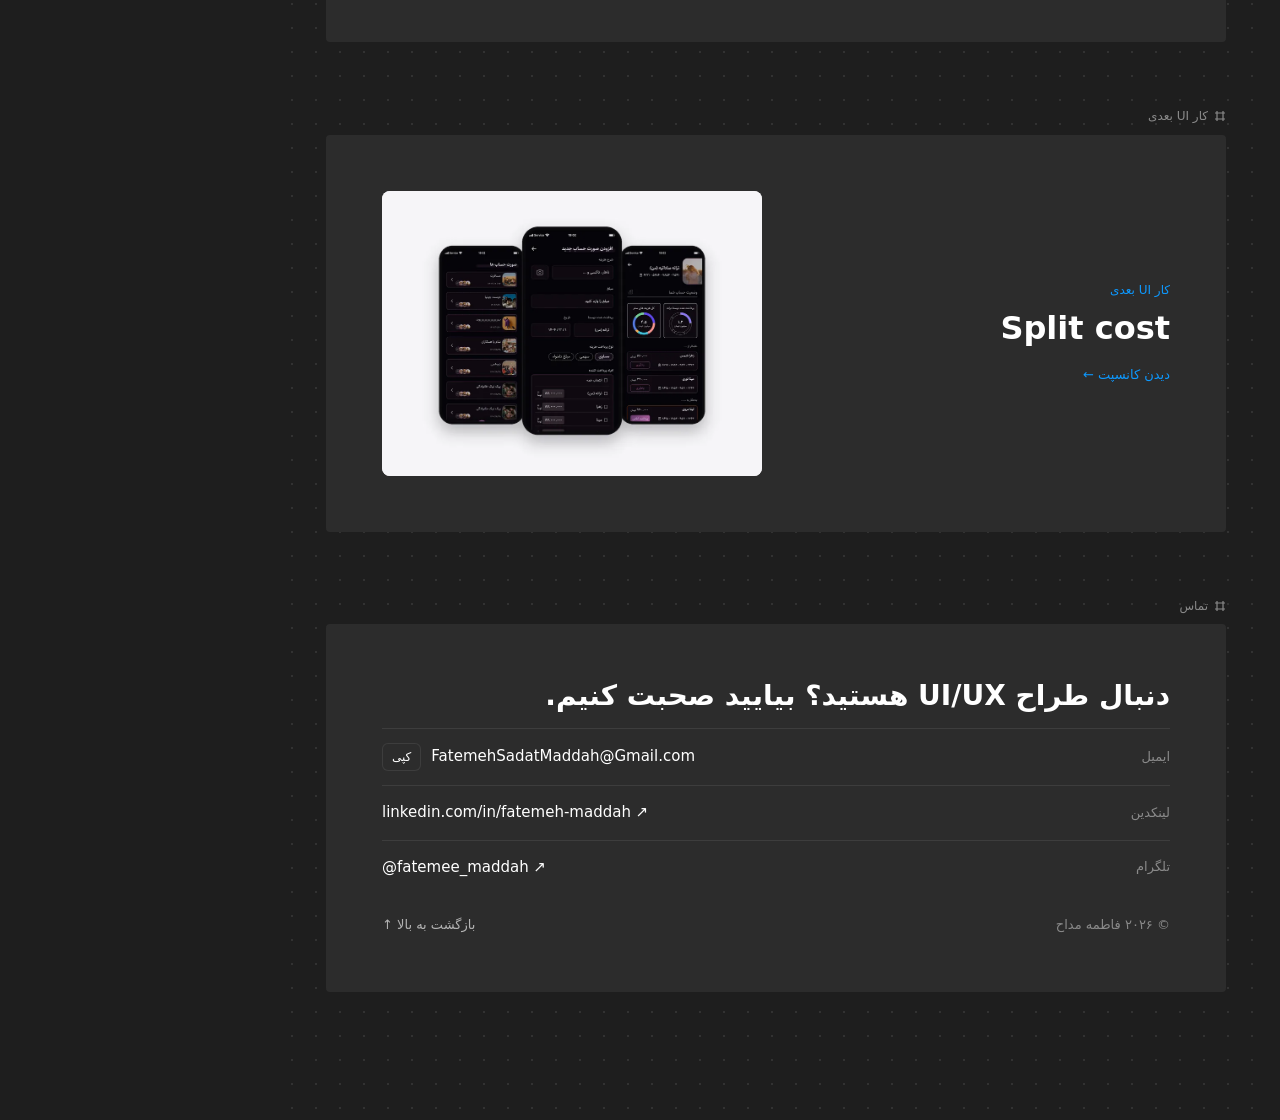
<file: fa/roshan-dental.html>
<!doctype html>
<html lang="fa" dir="rtl">
<head>
<meta charset="utf-8">
<meta name="viewport" content="width=device-width, initial-scale=1, viewport-fit=cover">
<meta http-equiv="Content-Security-Policy" content="default-src 'self'; script-src 'self' 'unsafe-inline'; style-src 'self' 'unsafe-inline' https://fonts.googleapis.com; font-src https://fonts.gstatic.com; img-src 'self' data:; frame-src 'self'; connect-src 'self'; object-src 'none'; base-uri 'self'; form-action 'none'; upgrade-insecure-requests">
<meta name="referrer" content="strict-origin-when-cross-origin">
<meta name="theme-color" content="#2C2C2C">
<link rel="canonical" href="https://fatemeh-maddah.github.io/fa/roshan-dental.html">
<link rel="alternate" hreflang="en" href="https://fatemeh-maddah.github.io/roshan-dental.html">
<link rel="alternate" hreflang="fa" href="https://fatemeh-maddah.github.io/fa/roshan-dental.html">
<link rel="alternate" hreflang="x-default" href="https://fatemeh-maddah.github.io/roshan-dental.html">
<title>کلینیک دندان‌پزشکی روشن | فاطمه مداح</title>
<meta name="description" content="کلینیک دندان‌پزشکی روشن: کانسپت لندینگ پیج با محوریت رزرو نوبت، فارسی و راست‌به‌چپ.">
<link rel="preconnect" href="https://fonts.googleapis.com">
<link rel="preconnect" href="https://fonts.gstatic.com" crossorigin>
<link rel="stylesheet" href="https://fonts.googleapis.com/css2?family=Inter:wght@400;500;600&family=Inter+Tight:wght@600;700&family=JetBrains+Mono:wght@500&display=swap">
<link rel="stylesheet" href="../assets/case.css">
<style>.seg a{font:500 12px var(--ui);color:var(--muted);text-decoration:none;border-radius:4px;height:28px;display:flex;align-items:center;justify-content:center}.seg a[aria-current="page"]{background:var(--panel);color:var(--fg);box-shadow:0 1px 2px rgba(0,0,0,.2)}.seg a:hover{color:var(--fg)}@media (max-width:720px){.seg a{height:40px}}</style>
<link rel="stylesheet" href="https://fonts.googleapis.com/css2?family=Vazirmatn:wght@400;500;600;700;800&display=swap">
<link rel="stylesheet" href="../assets/fa.css">
</head>
<body>
<header class="top">
  <a class="btn btn-line back-top" href="index.html#ui-work" data-page aria-label="بازگشت به کارهای UI"><svg width="14" height="14" viewBox="0 0 14 14" fill="none" stroke="currentColor" stroke-width="1.5" stroke-linecap="round" stroke-linejoin="round"><path d="M8.5 3L4.5 7l4 4"/></svg><span>بازگشت</span></a>
  <span class="top-sep" aria-hidden="true"></span>
  <div class="logo" aria-hidden="true"><i></i><i></i><i></i><i></i><i></i></div>
  <nav class="crumb" aria-label="مسیر صفحه"><a href="index.html" data-page>پورتفولیو</a><span>/</span><a href="index.html#ui-work" data-page>کارهای UI</a><span>/</span><b>کلینیک دندان‌پزشکی روشن</b></nav>
  <div class="grow"></div>
  <a class="btn btn-blue resume-top" href="../Fatemeh-Maddah-Resume.pdf" target="_blank" rel="noopener">رزومه</a>
  <button class="btn btn-line layers-btn" type="button" id="openPanel" aria-controls="panel" aria-expanded="false">
    <svg width="14" height="14" viewBox="0 0 14 14" fill="none" stroke="currentColor" stroke-width="1.3"><path d="M3.5 1.5h4.5l2.5 2.5v8.5h-7z"/><path d="M8 1.5V4h2.5M5 7.5h4M5 9.5h4"/></svg>صفحه‌ها</button>
  <div class="progress" id="progress"></div>
</header>

<div class="shell">
  <main class="canvas" id="top">
    <div class="board">

      <section class="frm" id="overview" aria-labelledby="title">
        <div class="frm-label"><svg width="12" height="12" viewBox="0 0 12 12" fill="none" stroke="currentColor" stroke-width="1.2"><path d="M3 1v10M9 1v10M1 3h10M1 9h10"/></svg>نمای کلی</div>
        <div class="frm-body">
          <a class="back" href="index.html#ui-work" data-page>→ همهٔ کارهای UI</a>
          <p class="eyebrow">کار UI · کانسپت</p>
          <h1 id="title">کلینیک دندان‌پزشکی روشن</h1>
          <p class="summary">لندینگ پیجی آرام برای یک کلینیک دندان‌پزشکی خانوادگی در تهران که رزرو نوبت در آن در اولویت است؛ طراحی‌شده به فارسی و راست‌به‌چپ.</p>
          <div class="tags"><span class="tag">لندینگ پیج</span><span class="tag">کانسپت</span><span class="tag">فارسی / راست‌به‌چپ</span></div>
          <dl class="meta">
            <div><dt>نوع</dt><dd>کانسپت لندینگ پیج</dd></div>
            <div><dt>زبان</dt><dd>فارسی، راست‌به‌چپ</dd></div>
            <div><dt>ابزار</dt><dd>فیگما</dd></div>
          </dl>
        </div>
      </section>
      <section class="frm" id="preview" aria-labelledby="h-preview">
        <div class="frm-label"><svg width="12" height="12" viewBox="0 0 12 12" fill="none" stroke="currentColor" stroke-width="1.2"><path d="M3 1v10M9 1v10M1 3h10M1 9h10"/></svg>پیش‌نمایش زنده</div>
        <div class="frm-body">
          <h2 id="h-preview">پیش‌نمایش زنده</h2>
          <div class="viewer-bar">
            <div class="seg" role="group" aria-label="اندازهٔ پیش‌نمایش" id="devices">
              <button type="button" data-dev="desktop" aria-pressed="true">دسکتاپ</button>
              <button type="button" data-dev="tablet" aria-pressed="false">تبلت</button>
              <button type="button" data-dev="mobile" aria-pressed="false">موبایل</button>
            </div>
            <a class="btn btn-line" href="../concepts/roshan-dental.html" target="_blank" rel="noopener">باز کردن صفحهٔ کامل ↗</a>
          </div>
          <div class="stage" id="stage"><div class="device" id="device"><iframe id="frame" data-src="../concepts/roshan-dental.html" title="لندینگ پیج کلینیک دندان‌پزشکی روشن، نسخهٔ زنده"></iframe></div>
            <div class="poster" id="poster"><img src="../assets/ui/roshan-cover.webp" alt="" width="900" height="535"><button class="btn btn-blue" type="button" id="loadLive">بارگذاری پیش‌نمایش زنده</button></div></div>
          <p class="stage-note">صفحهٔ زنده فقط وقتی بارگذاری می‌شود که خودتان بخواهید (حدود ۲ مگابایت). برای دیدن کل لندینگ پیج، داخل قاب اسکرول کنید.</p>
        </div>
      </section>
      <section class="frm" aria-label="کار UI بعدی">
        <div class="frm-label"><svg width="12" height="12" viewBox="0 0 12 12" fill="none" stroke="currentColor" stroke-width="1.2"><path d="M3 1v10M9 1v10M1 3h10M1 9h10"/></svg>کار UI بعدی</div>
        <a class="frm-body next" href="split-cost.html" data-page>
          <div><p class="eyebrow">کار UI بعدی</p><h2>Split cost</h2><span class="go">دیدن کانسپت ←</span></div>
          <div class="shot"><img width="900" height="675" src="../assets/ui/split-cover.webp" alt="صفحه‌های اپلیکیشن Split cost" loading="lazy"></div>
        </a>
      </section>
      <section class="frm contact" id="contact" aria-labelledby="h-contact">
        <div class="frm-label"><svg width="12" height="12" viewBox="0 0 12 12" fill="none" stroke="currentColor" stroke-width="1.2"><path d="M3 1v10M9 1v10M1 3h10M1 9h10"/></svg>تماس</div>
        <div class="frm-body">
          <h2 id="h-contact">دنبال طراح UI/UX هستید؟ بیایید صحبت کنیم.</h2>
          <dl>
            <div class="crow"><dt>ایمیل</dt><dd><a href="mailto:FatemehSadatMaddah@Gmail.com" id="email">FatemehSadatMaddah@Gmail.com</a><button class="btn btn-line copy" type="button" id="copyEmail">کپی</button></dd></div>
            <div class="crow"><dt>لینکدین</dt><dd><a href="https://www.linkedin.com/in/fatemeh-maddah/" target="_blank" rel="noopener">linkedin.com/in/fatemeh-maddah ↗</a></dd></div>
            <div class="crow"><dt>تلگرام</dt><dd><a href="https://t.me/fatemee_maddah" target="_blank" rel="noopener">@fatemee_maddah ↗</a></dd></div>
          </dl>
          <div class="foot"><span>© ۲۰۲۶ فاطمه مداح</span><a href="#top">بازگشت به بالا ↑</a></div>
        </div>
      </section>

    </div>
  </main>

  <aside class="side" id="panel" aria-label="صفحه‌ها">
    <div class="side-head">صفحه‌ها<button class="btn btn-line" type="button" id="closePanel" aria-label="بستن صفحه‌ها">✕</button></div>
    <nav class="sec" aria-label="در این صفحه">
      <h2>در این صفحه</h2>
      <a class="row muted" href="index.html#ui-work" data-page><svg width="12" height="12" viewBox="0 0 12 12" fill="none" stroke="currentColor" stroke-width="1.3"><path d="M7.5 2.5L4 6l3.5 3.5"/></svg>همهٔ کارهای UI</a>
      <a class="row active" href="#overview" data-spy="overview"><svg width="12" height="12" viewBox="0 0 12 12" fill="none" stroke="currentColor" stroke-width="1.2"><path d="M3 1v10M9 1v10M1 3h10M1 9h10"/></svg>نمای کلی</a>
      <a class="row" href="#preview" data-spy="preview"><svg width="12" height="12" viewBox="0 0 12 12" fill="none" stroke="currentColor" stroke-width="1.2"><path d="M3 1v10M9 1v10M1 3h10M1 9h10"/></svg>پیش‌نمایش زنده</a>
    </nav>
    <nav class="sec" aria-label="کارهای UI">
      <h2>کارهای UI</h2>
      <a class="row" href="roshan-dental.html" data-page><svg width="12" height="12" viewBox="0 0 12 12" fill="none" stroke="currentColor" stroke-width="1.2"><rect x="1.5" y="1.5" width="9" height="9" rx="1"/></svg>کلینیک دندان‌پزشکی روشن</a>
      <a class="row" href="split-cost.html" data-page><svg width="12" height="12" viewBox="0 0 12 12" fill="none" stroke="currentColor" stroke-width="1.2"><rect x="1.5" y="1.5" width="9" height="9" rx="1"/></svg>Split cost</a>
    </nav>
    <div class="sec" aria-label="زبان">
      <h2>زبان</h2>
      <div class="prop"><div class="seg" role="group" aria-label="زبان"><a href="../roshan-dental.html" lang="en" hreflang="en">English</a><a href="roshan-dental.html" lang="fa" hreflang="fa" aria-current="page">فارسی</a></div></div>
    </div>
    <div class="sec" aria-label="طراحی">
      <h2>طراحی</h2>
      <div class="prop"><span class="prop-label" id="lbl-theme">تم</span>
        <div class="seg" role="group" aria-labelledby="lbl-theme">
          <button type="button" data-skin="dark" aria-pressed="true"><svg width="12" height="12" viewBox="0 0 12 12"><path d="M10 7.5A4.5 4.5 0 014.5 2a4.5 4.5 0 105.5 5.5z" fill="currentColor"/></svg>تیره</button>
          <button type="button" data-skin="light" aria-pressed="false"><svg width="12" height="12" viewBox="0 0 12 12" fill="none" stroke="currentColor" stroke-width="1.2"><circle cx="6" cy="6" r="2.4"/><path d="M6 .8v1.4M6 9.8v1.4M.8 6h1.4M9.8 6h1.4M2.3 2.3l1 1M8.7 8.7l1 1M2.3 9.7l1-1M8.7 3.3l1-1"/></svg>روشن</button>
        </div></div>
      <div class="prop"><span class="prop-label" id="lbl-font">فونت</span>
        <div class="fonts" role="group" aria-labelledby="lbl-font">
          <button class="font-opt" type="button" data-font="inter" aria-pressed="true">وزیرمتن<span class="chk">✓</span></button>
          <button class="font-opt" type="button" data-font="serif" aria-pressed="false">نوتو نسخ<span class="chk">✓</span></button>
          <button class="font-opt" type="button" data-font="syne" aria-pressed="false">لاله‌زار<span class="chk">✓</span></button>
        </div></div>
    </div>
    <div class="sec links">
      <h2>لینک‌ها</h2>
      <a class="btn btn-blue" href="../Fatemeh-Maddah-Resume.pdf" target="_blank" rel="noopener">دانلود رزومه</a>
      <a class="btn btn-line" href="https://www.figma.com/design/IYb5JQwZ62sMDHg5AlnyRL?node-id=764-17307" target="_blank" rel="noopener">فیگما ↗</a>
      <a class="btn btn-line" href="https://www.linkedin.com/in/fatemeh-maddah/" target="_blank" rel="noopener">لینکدین ↗</a>
    </div>
  </aside>
</div>
<div class="scrim" id="scrim"></div>
<div class="toast" id="toast" hidden></div>
<script src="../assets/case.js"></script>
<script>
(function(){
  const stage=document.getElementById('stage'),dev=document.getElementById('device'),fr=document.getElementById('frame');
  const W={desktop:1440,tablet:768,mobile:390}; let cur=innerWidth<720?'mobile':'desktop';
  function fit(){
    const sw=stage.clientWidth,sh=stage.clientHeight,t=W[cur];
    const framed=cur!=='desktop'&&sw>t*0.6; stage.classList.toggle('framed',framed);
    const avail=framed?sw-48:sw; const s=Math.min(1,avail/t);
    const h=(framed?sh-32:sh);
    dev.style.width=Math.round(t*s)+'px';
    fr.style.width=t+'px'; fr.style.height=Math.round(h/s)+'px'; fr.style.transform='scale('+s+')';
  }
  function set(v){cur=v;document.querySelectorAll('[data-dev]').forEach(b=>b.setAttribute('aria-pressed',b.dataset.dev===v));fit()}
  document.querySelectorAll('[data-dev]').forEach(b=>b.addEventListener('click',()=>set(b.dataset.dev)));
  new ResizeObserver(fit).observe(stage); set(cur);
  document.getElementById('loadLive').addEventListener('click',()=>{fr.src=fr.dataset.src;document.getElementById('poster').remove()});
})();
</script>
</body>
</html>
</file>
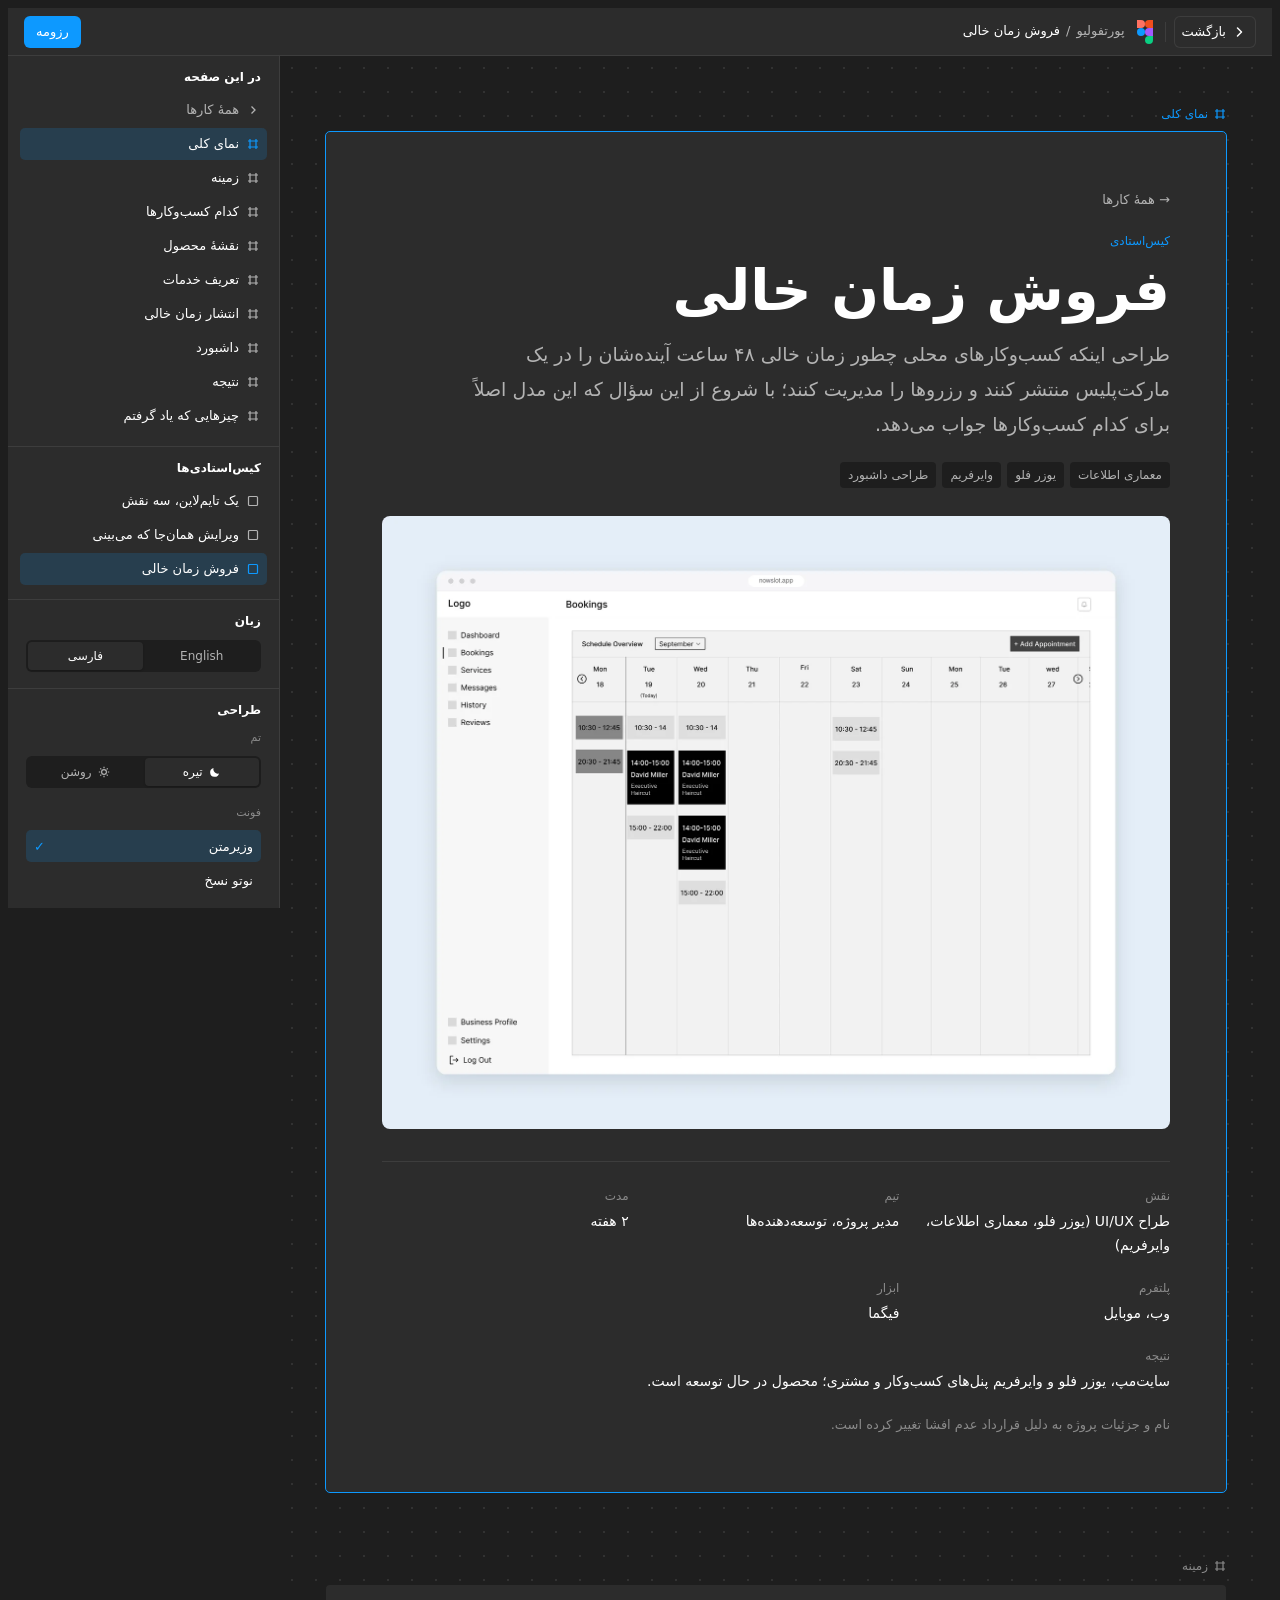
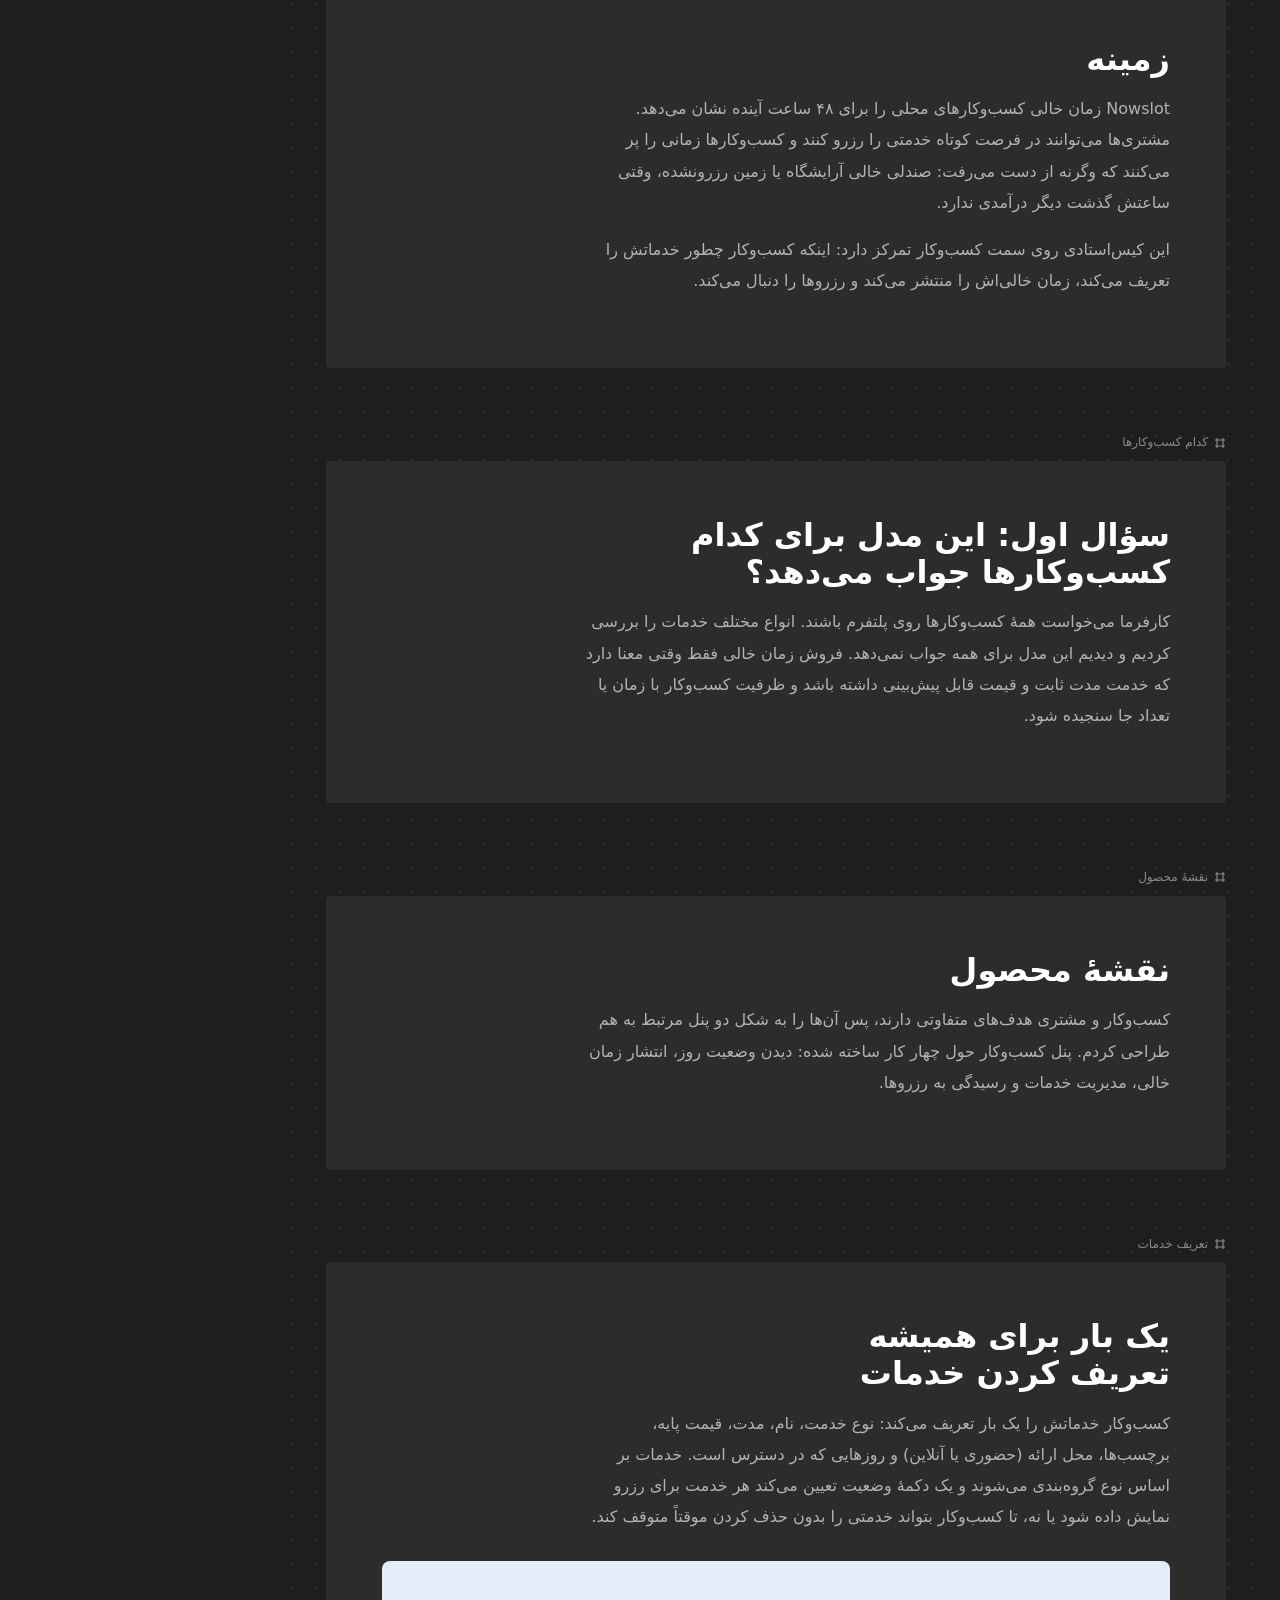
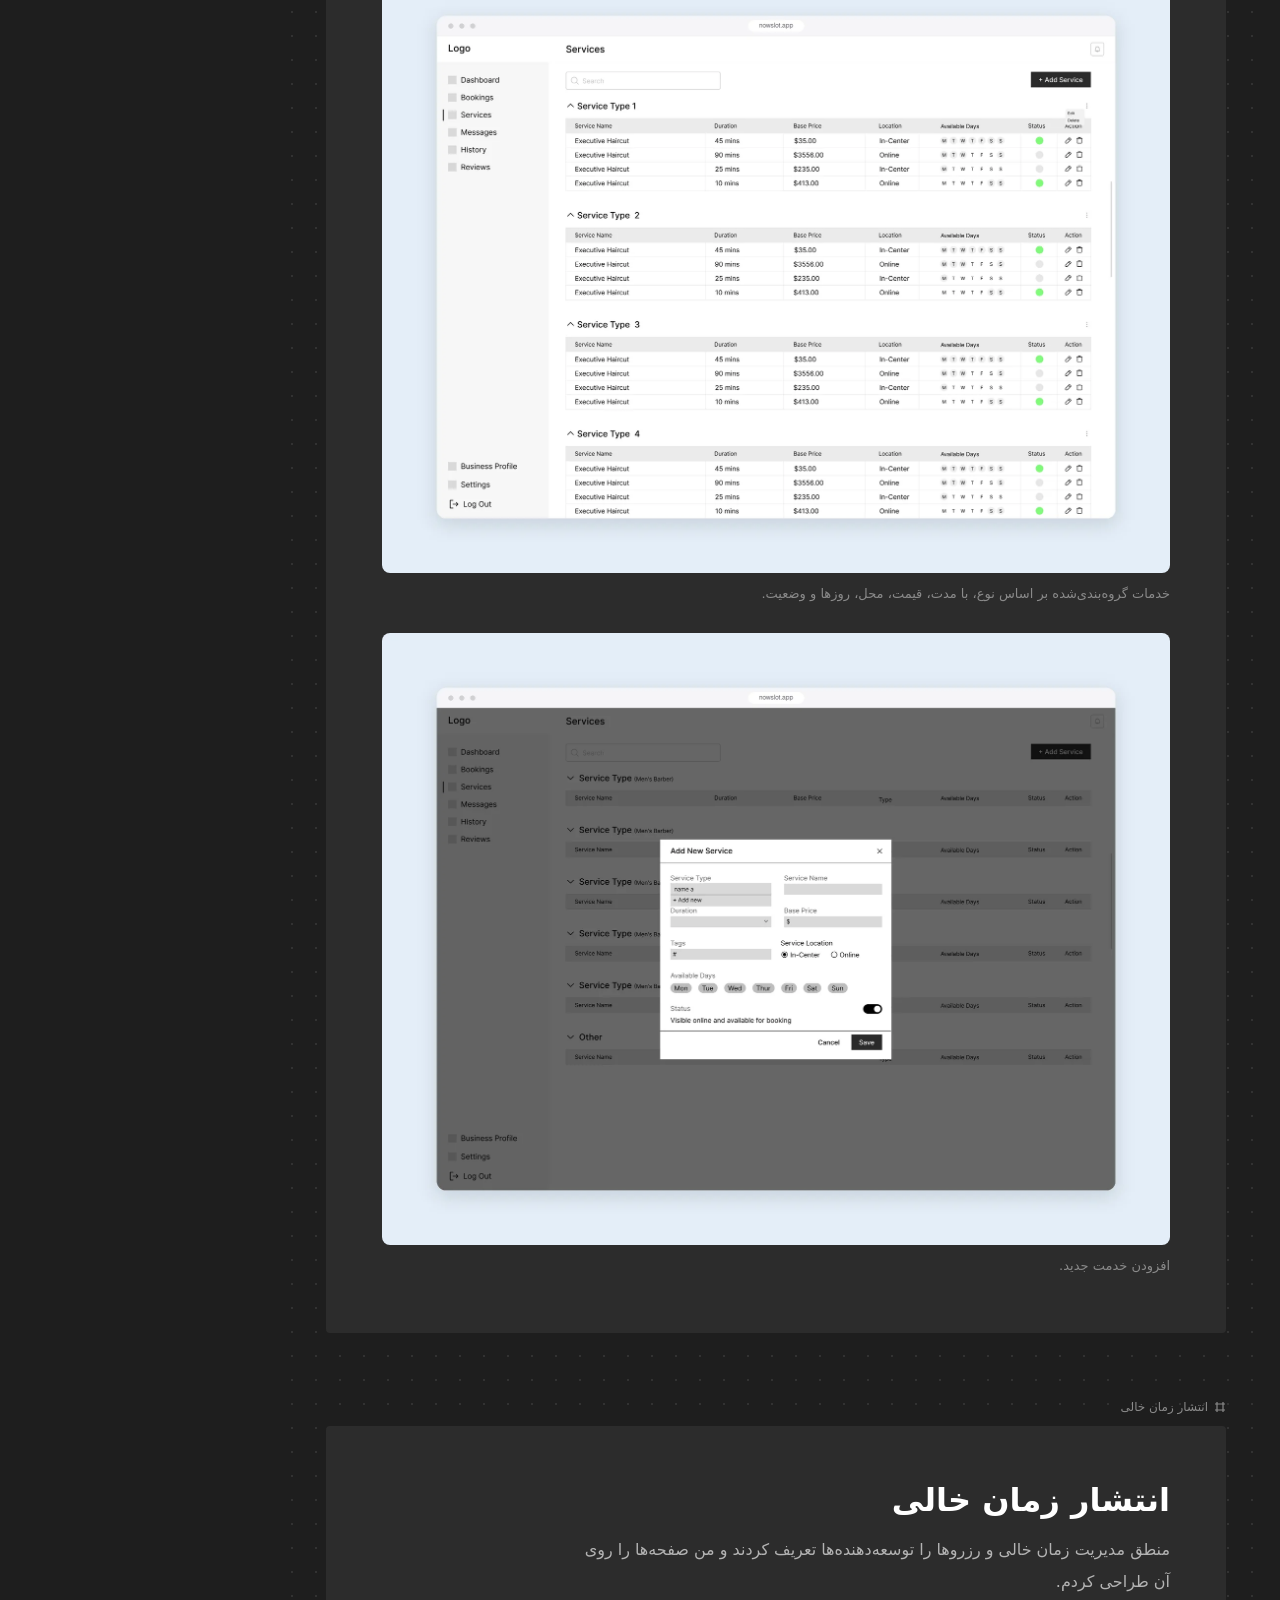
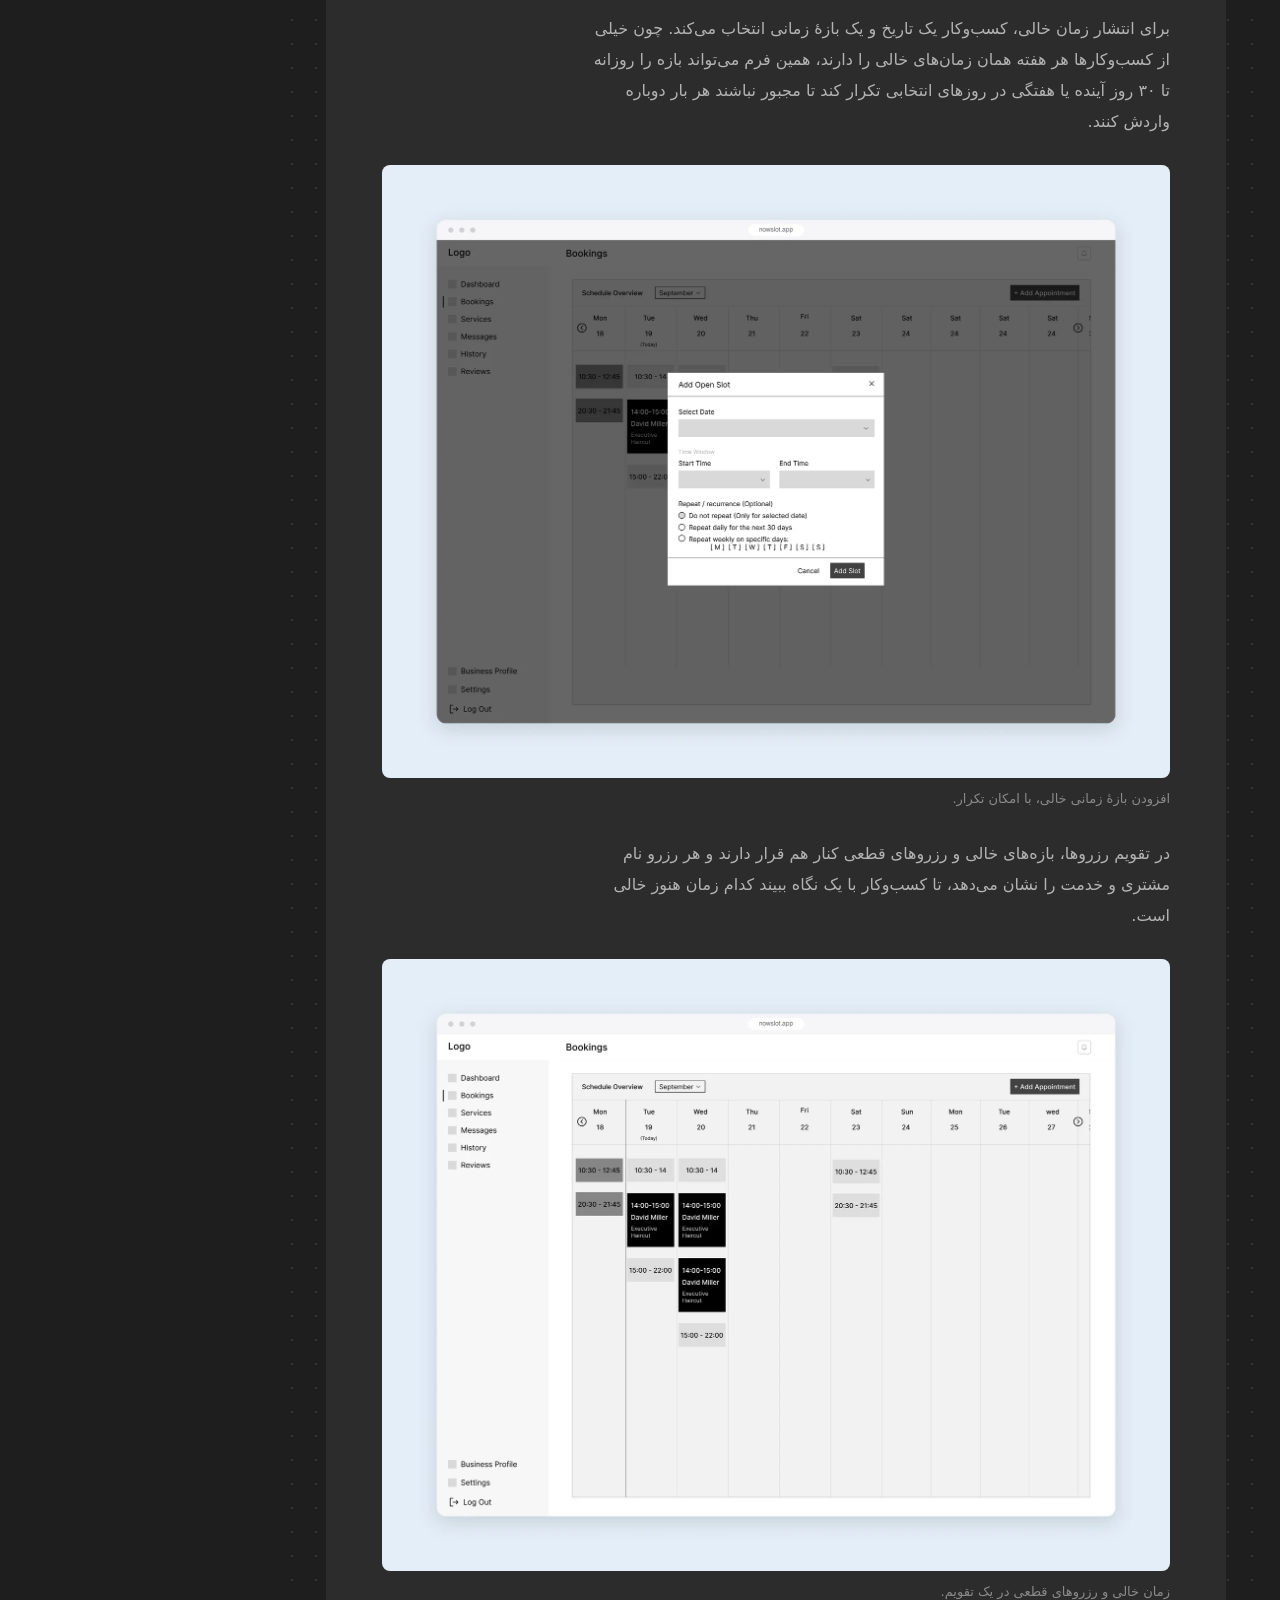
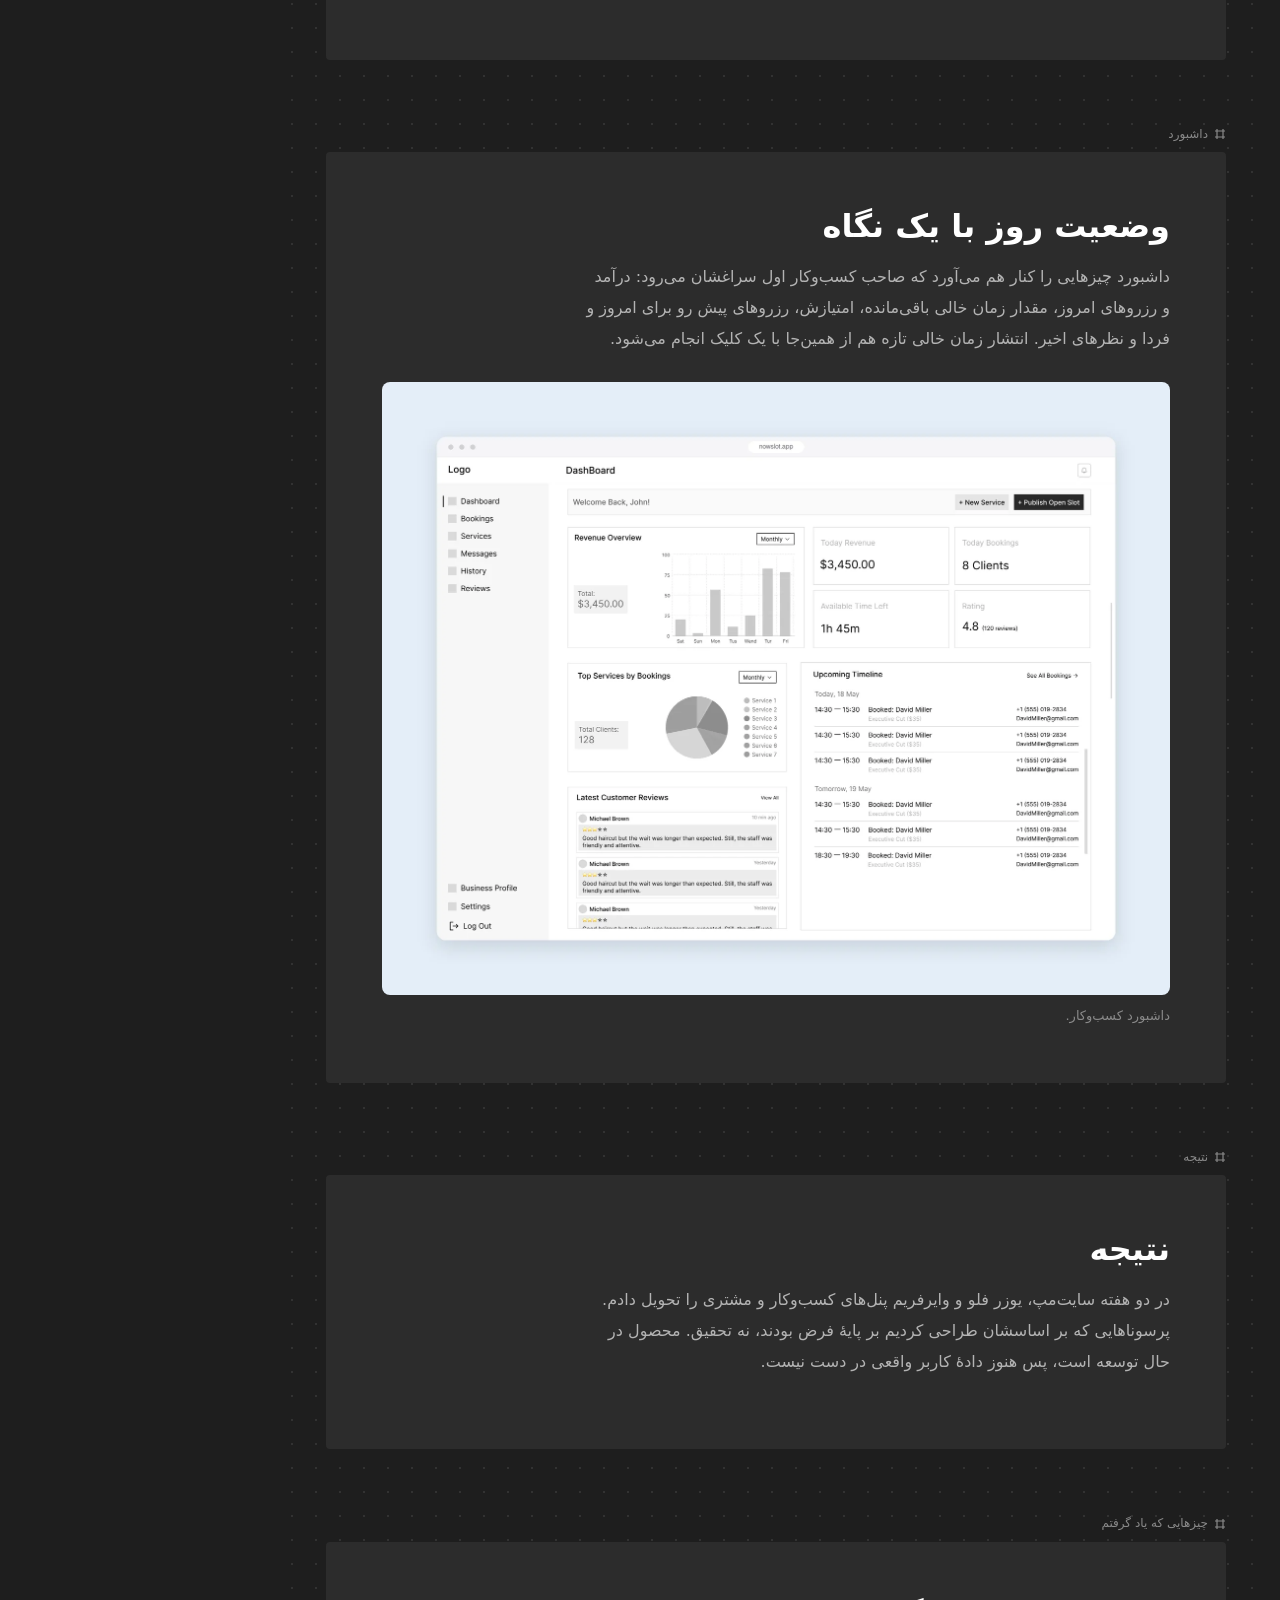
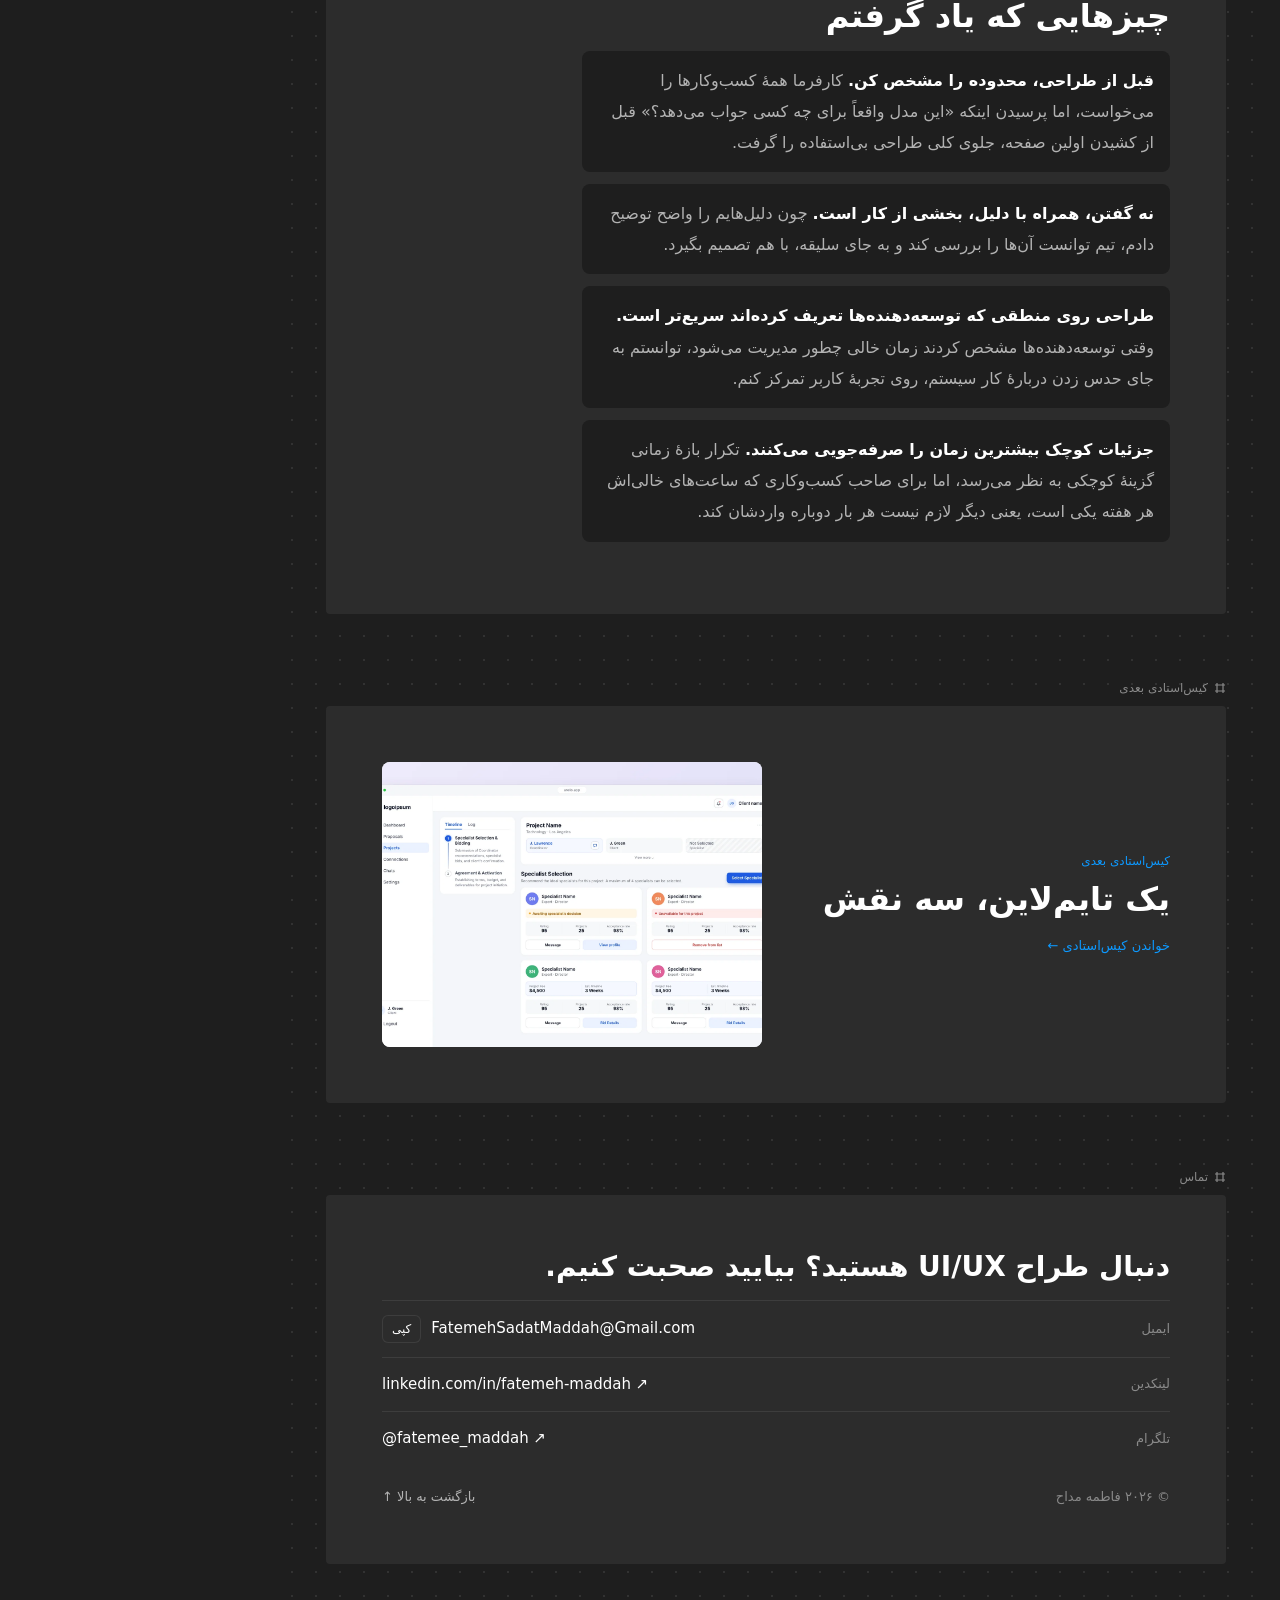
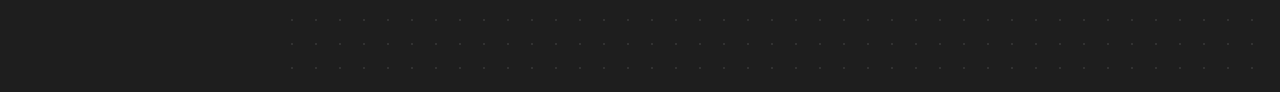
<file: fa/selling-empty-time.html>
<!doctype html>
<html lang="fa" dir="rtl">
<head>
<meta charset="utf-8">
<meta name="viewport" content="width=device-width, initial-scale=1, viewport-fit=cover">
<meta http-equiv="Content-Security-Policy" content="default-src 'self'; script-src 'self' 'unsafe-inline'; style-src 'self' 'unsafe-inline' https://fonts.googleapis.com; font-src https://fonts.gstatic.com; img-src 'self' data:; frame-src 'self'; connect-src 'self'; object-src 'none'; base-uri 'self'; form-action 'none'; upgrade-insecure-requests">
<meta name="referrer" content="strict-origin-when-cross-origin">
<meta name="theme-color" content="#2C2C2C">
<link rel="canonical" href="https://fatemeh-maddah.github.io/fa/selling-empty-time.html">
<link rel="alternate" hreflang="en" href="https://fatemeh-maddah.github.io/selling-empty-time.html">
<link rel="alternate" hreflang="fa" href="https://fatemeh-maddah.github.io/fa/selling-empty-time.html">
<link rel="alternate" hreflang="x-default" href="https://fatemeh-maddah.github.io/selling-empty-time.html">
<title>فروش زمان خالی | فاطمه مداح</title>
<meta name="description" content="کیس‌استادی: طراحی انتشار زمان خالی و مدیریت رزرو برای کسب‌وکارهای محلی در یک مارکت‌پلیس ۴۸ ساعته.">
<link rel="preconnect" href="https://fonts.googleapis.com">
<link rel="preconnect" href="https://fonts.gstatic.com" crossorigin>
<link rel="stylesheet" href="https://fonts.googleapis.com/css2?family=Inter:wght@400;500;600&family=Inter+Tight:wght@600;700&display=swap">
<link rel="stylesheet" href="../assets/case.css">
<style>.seg a{font:500 12px var(--ui);color:var(--muted);text-decoration:none;border-radius:4px;height:28px;display:flex;align-items:center;justify-content:center}.seg a[aria-current="page"]{background:var(--panel);color:var(--fg);box-shadow:0 1px 2px rgba(0,0,0,.2)}.seg a:hover{color:var(--fg)}@media (max-width:720px){.seg a{height:40px}}</style>
<link rel="stylesheet" href="https://fonts.googleapis.com/css2?family=Vazirmatn:wght@400;500;600;700;800&display=swap">
<link rel="stylesheet" href="../assets/fa.css">
</head>
<body>
<header class="top">
  <a class="btn btn-line back-top" href="index.html#work" data-page aria-label="بازگشت به همهٔ کارها"><svg width="14" height="14" viewBox="0 0 14 14" fill="none" stroke="currentColor" stroke-width="1.5" stroke-linecap="round" stroke-linejoin="round"><path d="M8.5 3L4.5 7l4 4"/></svg><span>بازگشت</span></a>
  <span class="top-sep" aria-hidden="true"></span>
  <div class="logo" aria-hidden="true"><i></i><i></i><i></i><i></i><i></i></div>
  <nav class="crumb" aria-label="مسیر صفحه"><a href="index.html" data-page>پورتفولیو</a><span>/</span><b>فروش زمان خالی</b></nav>
  <div class="grow"></div>
  <a class="btn btn-blue resume-top" href="../Fatemeh-Maddah-Resume.pdf" target="_blank" rel="noopener">رزومه</a>
  <button class="btn btn-line layers-btn" type="button" id="openPanel" aria-controls="panel" aria-expanded="false">
    <svg width="14" height="14" viewBox="0 0 14 14" fill="none" stroke="currentColor" stroke-width="1.3"><path d="M3.5 1.5h4.5l2.5 2.5v8.5h-7z"/><path d="M8 1.5V4h2.5M5 7.5h4M5 9.5h4"/></svg>صفحه‌ها</button>
  <div class="progress" id="progress"></div>
</header>

<div class="shell">
  <main class="canvas" id="top">
    <div class="board">

      <section class="frm" id="overview" aria-labelledby="title">
        <div class="frm-label"><svg width="12" height="12" viewBox="0 0 12 12" fill="none" stroke="currentColor" stroke-width="1.2"><path d="M3 1v10M9 1v10M1 3h10M1 9h10"/></svg>نمای کلی</div>
        <div class="frm-body">
          <a class="back" href="index.html#work" data-page>→ همهٔ کارها</a>
          <p class="eyebrow">کیس‌استادی</p>
          <h1 id="title">فروش زمان خالی</h1>
          <p class="summary">طراحی اینکه کسب‌وکارهای محلی چطور زمان خالی ۴۸ ساعت آینده‌شان را در یک مارکت‌پلیس منتشر کنند و رزروها را مدیریت کنند؛ با شروع از این سؤال که این مدل اصلاً برای کدام کسب‌وکارها جواب می‌دهد.</p>
          <div class="tags"><span class="tag">معماری اطلاعات</span><span class="tag">یوزر فلو</span><span class="tag">وایرفریم</span><span class="tag">طراحی داشبورد</span></div>
          <figure class="fig"><div class="shot"><img src="../assets/cs4/cs4-01-cover.webp" alt="پنل کسب‌وکار Nowslot" width="1600" height="1243"></div></figure>
          <dl class="meta">
            <div><dt>نقش</dt><dd>طراح UI/UX (یوزر فلو، معماری اطلاعات، وایرفریم)</dd></div>
            <div><dt>تیم</dt><dd>مدیر پروژه، توسعه‌دهنده‌ها</dd></div>
            <div><dt>مدت</dt><dd>۲ هفته</dd></div>
            <div><dt>پلتفرم</dt><dd>وب، موبایل</dd></div>
            <div><dt>ابزار</dt><dd>فیگما</dd></div>
            <div class="full"><dt>نتیجه</dt><dd>سایت‌مپ، یوزر فلو و وایرفریم پنل‌های کسب‌وکار و مشتری؛ محصول در حال توسعه است.</dd></div>
          </dl>
          <p class="nda">نام و جزئیات پروژه به دلیل قرارداد عدم افشا تغییر کرده است.</p>
        </div>
      </section>
      <section class="frm" id="context" aria-labelledby="h-context">
        <div class="frm-label"><svg width="12" height="12" viewBox="0 0 12 12" fill="none" stroke="currentColor" stroke-width="1.2"><path d="M3 1v10M9 1v10M1 3h10M1 9h10"/></svg>زمینه</div>
        <div class="frm-body">
          <div class="prose">
            <h2 id="h-context">زمینه</h2>
            <p>Nowslot زمان خالی کسب‌وکارهای محلی را برای ۴۸ ساعت آینده نشان می‌دهد. مشتری‌ها می‌توانند در فرصت کوتاه خدمتی را رزرو کنند و کسب‌وکارها زمانی را پر می‌کنند که وگرنه از دست می‌رفت: صندلی خالی آرایشگاه یا زمین رزرونشده، وقتی ساعتش گذشت دیگر درآمدی ندارد.</p>
            <p>این کیس‌استادی روی سمت کسب‌وکار تمرکز دارد: اینکه کسب‌وکار چطور خدماتش را تعریف می‌کند، زمان خالی‌اش را منتشر می‌کند و رزروها را دنبال می‌کند.</p>
          </div>
        </div>
      </section>
      <section class="frm" id="fit" aria-labelledby="h-fit">
        <div class="frm-label"><svg width="12" height="12" viewBox="0 0 12 12" fill="none" stroke="currentColor" stroke-width="1.2"><path d="M3 1v10M9 1v10M1 3h10M1 9h10"/></svg>کدام کسب‌وکارها</div>
        <div class="frm-body">
          <div class="prose">
            <h2 id="h-fit">سؤال اول: این مدل برای کدام کسب‌وکارها جواب می‌دهد؟</h2>
            <p>کارفرما می‌خواست همهٔ کسب‌وکارها روی پلتفرم باشند. انواع مختلف خدمات را بررسی کردیم و دیدیم این مدل برای همه جواب نمی‌دهد. فروش زمان خالی فقط وقتی معنا دارد که خدمت مدت ثابت و قیمت قابل پیش‌بینی داشته باشد و ظرفیت کسب‌وکار با زمان یا تعداد جا سنجیده شود.</p>
          </div>
        </div>
      </section>
      <section class="frm" id="mapping" aria-labelledby="h-mapping">
        <div class="frm-label"><svg width="12" height="12" viewBox="0 0 12 12" fill="none" stroke="currentColor" stroke-width="1.2"><path d="M3 1v10M9 1v10M1 3h10M1 9h10"/></svg>نقشهٔ محصول</div>
        <div class="frm-body">
          <div class="prose">
            <h2 id="h-mapping">نقشهٔ محصول</h2>
            <p>کسب‌وکار و مشتری هدف‌های متفاوتی دارند، پس آن‌ها را به شکل دو پنل مرتبط به هم طراحی کردم. پنل کسب‌وکار حول چهار کار ساخته شده: دیدن وضعیت روز، انتشار زمان خالی، مدیریت خدمات و رسیدگی به رزروها.</p>
          </div>
        </div>
      </section>
      <section class="frm" id="services" aria-labelledby="h-services">
        <div class="frm-label"><svg width="12" height="12" viewBox="0 0 12 12" fill="none" stroke="currentColor" stroke-width="1.2"><path d="M3 1v10M9 1v10M1 3h10M1 9h10"/></svg>تعریف خدمات</div>
        <div class="frm-body">
          <div class="prose">
            <h2 id="h-services">یک بار برای همیشه تعریف کردن خدمات</h2>
            <p>کسب‌وکار خدماتش را یک بار تعریف می‌کند: نوع خدمت، نام، مدت، قیمت پایه، برچسب‌ها، محل ارائه (حضوری یا آنلاین) و روزهایی که در دسترس است. خدمات بر اساس نوع گروه‌بندی می‌شوند و یک دکمهٔ وضعیت تعیین می‌کند هر خدمت برای رزرو نمایش داده شود یا نه، تا کسب‌وکار بتواند خدمتی را بدون حذف کردن موقتاً متوقف کند.</p>
          </div>
          <figure class="fig"><div class="shot"><img src="../assets/cs4/cs4-03-services.webp" alt="خدمات گروه‌بندی‌شده بر اساس نوع، با مدت، قیمت، محل، روزها و وضعیت" width="1600" height="1243" loading="lazy"></div>
            <figcaption>خدمات گروه‌بندی‌شده بر اساس نوع، با مدت، قیمت، محل، روزها و وضعیت.</figcaption></figure>
          <figure class="fig"><div class="shot"><img src="../assets/cs4/cs4-04-add-service.webp" alt="افزودن خدمت جدید" width="1600" height="1243" loading="lazy"></div>
            <figcaption>افزودن خدمت جدید.</figcaption></figure>
        </div>
      </section>
      <section class="frm" id="publishing" aria-labelledby="h-publishing">
        <div class="frm-label"><svg width="12" height="12" viewBox="0 0 12 12" fill="none" stroke="currentColor" stroke-width="1.2"><path d="M3 1v10M9 1v10M1 3h10M1 9h10"/></svg>انتشار زمان خالی</div>
        <div class="frm-body">
          <div class="prose">
            <h2 id="h-publishing">انتشار زمان خالی</h2>
            <p>منطق مدیریت زمان خالی و رزروها را توسعه‌دهنده‌ها تعریف کردند و من صفحه‌ها را روی آن طراحی کردم.</p>
            <p>برای انتشار زمان خالی، کسب‌وکار یک تاریخ و یک بازهٔ زمانی انتخاب می‌کند. چون خیلی از کسب‌وکارها هر هفته همان زمان‌های خالی را دارند، همین فرم می‌تواند بازه را روزانه تا ۳۰ روز آینده یا هفتگی در روزهای انتخابی تکرار کند تا مجبور نباشند هر بار دوباره واردش کنند.</p>
          </div>
          <figure class="fig"><div class="shot"><img src="../assets/cs4/cs4-05-add-slot.webp" alt="افزودن بازهٔ زمانی خالی، با امکان تکرار" width="1600" height="1243" loading="lazy"></div>
            <figcaption>افزودن بازهٔ زمانی خالی، با امکان تکرار.</figcaption></figure>
          <div class="prose">
            <p>در تقویم رزروها، بازه‌های خالی و رزروهای قطعی کنار هم قرار دارند و هر رزرو نام مشتری و خدمت را نشان می‌دهد، تا کسب‌وکار با یک نگاه ببیند کدام زمان هنوز خالی است.</p>
          </div>
          <figure class="fig"><div class="shot"><img src="../assets/cs4/cs4-06-calendar.webp" alt="زمان خالی و رزروهای قطعی در یک تقویم" width="1600" height="1243" loading="lazy"></div>
            <figcaption>زمان خالی و رزروهای قطعی در یک تقویم.</figcaption></figure>
        </div>
      </section>
      <section class="frm" id="dashboard" aria-labelledby="h-dashboard">
        <div class="frm-label"><svg width="12" height="12" viewBox="0 0 12 12" fill="none" stroke="currentColor" stroke-width="1.2"><path d="M3 1v10M9 1v10M1 3h10M1 9h10"/></svg>داشبورد</div>
        <div class="frm-body">
          <div class="prose">
            <h2 id="h-dashboard">وضعیت روز با یک نگاه</h2>
            <p>داشبورد چیزهایی را کنار هم می‌آورد که صاحب کسب‌وکار اول سراغشان می‌رود: درآمد و رزروهای امروز، مقدار زمان خالی باقی‌مانده، امتیازش، رزروهای پیش رو برای امروز و فردا و نظرهای اخیر. انتشار زمان خالی تازه هم از همین‌جا با یک کلیک انجام می‌شود.</p>
          </div>
          <figure class="fig"><div class="shot"><img src="../assets/cs4/cs4-07-dashboard.webp" alt="داشبورد کسب‌وکار" width="1600" height="1243" loading="lazy"></div>
            <figcaption>داشبورد کسب‌وکار.</figcaption></figure>
        </div>
      </section>
      <section class="frm" id="outcome" aria-labelledby="h-outcome">
        <div class="frm-label"><svg width="12" height="12" viewBox="0 0 12 12" fill="none" stroke="currentColor" stroke-width="1.2"><path d="M3 1v10M9 1v10M1 3h10M1 9h10"/></svg>نتیجه</div>
        <div class="frm-body">
          <div class="prose">
            <h2 id="h-outcome">نتیجه</h2>
            <p>در دو هفته سایت‌مپ، یوزر فلو و وایرفریم پنل‌های کسب‌وکار و مشتری را تحویل دادم. پرسوناهایی که بر اساسشان طراحی کردیم بر پایهٔ فرض بودند، نه تحقیق. محصول در حال توسعه است، پس هنوز دادهٔ کاربر واقعی در دست نیست.</p>
          </div>
        </div>
      </section>
      <section class="frm" id="learned" aria-labelledby="h-learned">
        <div class="frm-label"><svg width="12" height="12" viewBox="0 0 12 12" fill="none" stroke="currentColor" stroke-width="1.2"><path d="M3 1v10M9 1v10M1 3h10M1 9h10"/></svg>چیزهایی که یاد گرفتم</div>
        <div class="frm-body">
          <div class="prose">
            <h2 id="h-learned">چیزهایی که یاد گرفتم</h2>
            <ul class="points"><li><b>قبل از طراحی، محدوده را مشخص کن.</b> کارفرما همهٔ کسب‌وکارها را می‌خواست، اما پرسیدن اینکه «این مدل واقعاً برای چه کسی جواب می‌دهد؟» قبل از کشیدن اولین صفحه، جلوی کلی طراحی بی‌استفاده را گرفت.</li><li><b>نه گفتن، همراه با دلیل، بخشی از کار است.</b> چون دلیل‌هایم را واضح توضیح دادم، تیم توانست آن‌ها را بررسی کند و به جای سلیقه، با هم تصمیم بگیرد.</li><li><b>طراحی روی منطقی که توسعه‌دهنده‌ها تعریف کرده‌اند سریع‌تر است.</b> وقتی توسعه‌دهنده‌ها مشخص کردند زمان خالی چطور مدیریت می‌شود، توانستم به جای حدس زدن دربارهٔ کار سیستم، روی تجربهٔ کاربر تمرکز کنم.</li><li><b>جزئیات کوچک بیشترین زمان را صرفه‌جویی می‌کنند.</b> تکرار بازهٔ زمانی گزینهٔ کوچکی به نظر می‌رسد، اما برای صاحب کسب‌وکاری که ساعت‌های خالی‌اش هر هفته یکی است، یعنی دیگر لازم نیست هر بار دوباره واردشان کند.</li></ul>
          </div>
        </div>
      </section>
      <section class="frm" aria-label="کیس‌استادی بعدی">
        <div class="frm-label"><svg width="12" height="12" viewBox="0 0 12 12" fill="none" stroke="currentColor" stroke-width="1.2"><path d="M3 1v10M9 1v10M1 3h10M1 9h10"/></svg>کیس‌استادی بعدی</div>
        <a class="frm-body next" href="one-timeline-three-roles.html" data-page>
          <div><p class="eyebrow">کیس‌استادی بعدی</p><h2>یک تایم‌لاین، سه نقش</h2><span class="go">خواندن کیس‌استادی ←</span></div>
          <div class="shot"><img width="1600" height="1000" src="../assets/cs/cs1-01-cover.webp" alt="یک تایم‌لاین، سه نقش: صفحهٔ تایم‌لاین پروژه" loading="lazy"></div>
        </a>
      </section>
      <section class="frm contact" id="contact" aria-labelledby="h-contact">
        <div class="frm-label"><svg width="12" height="12" viewBox="0 0 12 12" fill="none" stroke="currentColor" stroke-width="1.2"><path d="M3 1v10M9 1v10M1 3h10M1 9h10"/></svg>تماس</div>
        <div class="frm-body">
          <h2 id="h-contact">دنبال طراح UI/UX هستید؟ بیایید صحبت کنیم.</h2>
          <dl>
            <div class="crow"><dt>ایمیل</dt><dd><a href="mailto:FatemehSadatMaddah@Gmail.com" id="email">FatemehSadatMaddah@Gmail.com</a><button class="btn btn-line copy" type="button" id="copyEmail">کپی</button></dd></div>
            <div class="crow"><dt>لینکدین</dt><dd><a href="https://www.linkedin.com/in/fatemeh-maddah/" target="_blank" rel="noopener">linkedin.com/in/fatemeh-maddah ↗</a></dd></div>
            <div class="crow"><dt>تلگرام</dt><dd><a href="https://t.me/fatemee_maddah" target="_blank" rel="noopener">@fatemee_maddah ↗</a></dd></div>
          </dl>
          <div class="foot"><span>© ۲۰۲۶ فاطمه مداح</span><a href="#top">بازگشت به بالا ↑</a></div>
        </div>
      </section>

    </div>
  </main>

  <aside class="side" id="panel" aria-label="صفحه‌ها">
    <div class="side-head">صفحه‌ها<button class="btn btn-line" type="button" id="closePanel" aria-label="بستن صفحه‌ها">✕</button></div>
    <nav class="sec" aria-label="در این صفحه">
      <h2>در این صفحه</h2>
      <a class="row muted" href="index.html#work" data-page><svg width="12" height="12" viewBox="0 0 12 12" fill="none" stroke="currentColor" stroke-width="1.3"><path d="M7.5 2.5L4 6l3.5 3.5"/></svg>همهٔ کارها</a>
      <a class="row active" href="#overview" data-spy="overview"><svg width="12" height="12" viewBox="0 0 12 12" fill="none" stroke="currentColor" stroke-width="1.2"><path d="M3 1v10M9 1v10M1 3h10M1 9h10"/></svg>نمای کلی</a>
      <a class="row" href="#context" data-spy="context"><svg width="12" height="12" viewBox="0 0 12 12" fill="none" stroke="currentColor" stroke-width="1.2"><path d="M3 1v10M9 1v10M1 3h10M1 9h10"/></svg>زمینه</a>
      <a class="row" href="#fit" data-spy="fit"><svg width="12" height="12" viewBox="0 0 12 12" fill="none" stroke="currentColor" stroke-width="1.2"><path d="M3 1v10M9 1v10M1 3h10M1 9h10"/></svg>کدام کسب‌وکارها</a>
      <a class="row" href="#mapping" data-spy="mapping"><svg width="12" height="12" viewBox="0 0 12 12" fill="none" stroke="currentColor" stroke-width="1.2"><path d="M3 1v10M9 1v10M1 3h10M1 9h10"/></svg>نقشهٔ محصول</a>
      <a class="row" href="#services" data-spy="services"><svg width="12" height="12" viewBox="0 0 12 12" fill="none" stroke="currentColor" stroke-width="1.2"><path d="M3 1v10M9 1v10M1 3h10M1 9h10"/></svg>تعریف خدمات</a>
      <a class="row" href="#publishing" data-spy="publishing"><svg width="12" height="12" viewBox="0 0 12 12" fill="none" stroke="currentColor" stroke-width="1.2"><path d="M3 1v10M9 1v10M1 3h10M1 9h10"/></svg>انتشار زمان خالی</a>
      <a class="row" href="#dashboard" data-spy="dashboard"><svg width="12" height="12" viewBox="0 0 12 12" fill="none" stroke="currentColor" stroke-width="1.2"><path d="M3 1v10M9 1v10M1 3h10M1 9h10"/></svg>داشبورد</a>
      <a class="row" href="#outcome" data-spy="outcome"><svg width="12" height="12" viewBox="0 0 12 12" fill="none" stroke="currentColor" stroke-width="1.2"><path d="M3 1v10M9 1v10M1 3h10M1 9h10"/></svg>نتیجه</a>
      <a class="row" href="#learned" data-spy="learned"><svg width="12" height="12" viewBox="0 0 12 12" fill="none" stroke="currentColor" stroke-width="1.2"><path d="M3 1v10M9 1v10M1 3h10M1 9h10"/></svg>چیزهایی که یاد گرفتم</a>
    </nav>
    <nav class="sec" aria-label="کیس‌استادی‌ها">
      <h2>کیس‌استادی‌ها</h2>
      <a class="row" href="one-timeline-three-roles.html" data-page><svg width="12" height="12" viewBox="0 0 12 12" fill="none" stroke="currentColor" stroke-width="1.2"><rect x="1.5" y="1.5" width="9" height="9" rx="1"/></svg>یک تایم‌لاین، سه نقش</a>
      <a class="row" href="editing-where-you-see-it.html" data-page><svg width="12" height="12" viewBox="0 0 12 12" fill="none" stroke="currentColor" stroke-width="1.2"><rect x="1.5" y="1.5" width="9" height="9" rx="1"/></svg>ویرایش همان‌جا که می‌بینی</a>
      <a class="row active" href="selling-empty-time.html" aria-current="page"><svg width="12" height="12" viewBox="0 0 12 12" fill="none" stroke="currentColor" stroke-width="1.2"><rect x="1.5" y="1.5" width="9" height="9" rx="1"/></svg>فروش زمان خالی</a>
    </nav>
    <div class="sec" aria-label="زبان">
      <h2>زبان</h2>
      <div class="prop"><div class="seg" role="group" aria-label="زبان"><a href="../selling-empty-time.html" lang="en" hreflang="en">English</a><a href="selling-empty-time.html" lang="fa" hreflang="fa" aria-current="page">فارسی</a></div></div>
    </div>
    <div class="sec" aria-label="طراحی">
      <h2>طراحی</h2>
      <div class="prop"><span class="prop-label" id="lbl-theme">تم</span>
        <div class="seg" role="group" aria-labelledby="lbl-theme">
          <button type="button" data-skin="dark" aria-pressed="true"><svg width="12" height="12" viewBox="0 0 12 12"><path d="M10 7.5A4.5 4.5 0 014.5 2a4.5 4.5 0 105.5 5.5z" fill="currentColor"/></svg>تیره</button>
          <button type="button" data-skin="light" aria-pressed="false"><svg width="12" height="12" viewBox="0 0 12 12" fill="none" stroke="currentColor" stroke-width="1.2"><circle cx="6" cy="6" r="2.4"/><path d="M6 .8v1.4M6 9.8v1.4M.8 6h1.4M9.8 6h1.4M2.3 2.3l1 1M8.7 8.7l1 1M2.3 9.7l1-1M8.7 3.3l1-1"/></svg>روشن</button>
        </div></div>
      <div class="prop"><span class="prop-label" id="lbl-font">فونت</span>
        <div class="fonts" role="group" aria-labelledby="lbl-font">
          <button class="font-opt" type="button" data-font="inter" aria-pressed="true">وزیرمتن<span class="chk">✓</span></button>
          <button class="font-opt" type="button" data-font="serif" aria-pressed="false">نوتو نسخ<span class="chk">✓</span></button>
          <button class="font-opt" type="button" data-font="syne" aria-pressed="false">لاله‌زار<span class="chk">✓</span></button>
        </div></div>
    </div>
    <div class="sec links">
      <h2>لینک‌ها</h2>
      <a class="btn btn-blue" href="../Fatemeh-Maddah-Resume.pdf" target="_blank" rel="noopener">دانلود رزومه</a>
      <a class="btn btn-line" href="https://www.figma.com/design/IYb5JQwZ62sMDHg5AlnyRL?node-id=764-17307" target="_blank" rel="noopener">فیگما ↗</a>
      <a class="btn btn-line" href="https://www.linkedin.com/in/fatemeh-maddah/" target="_blank" rel="noopener">لینکدین ↗</a>
    </div>
  </aside>
</div>
<div class="scrim" id="scrim"></div>
<div class="toast" id="toast" hidden></div>
<script src="../assets/case.js"></script>
</body>
</html>
</file>
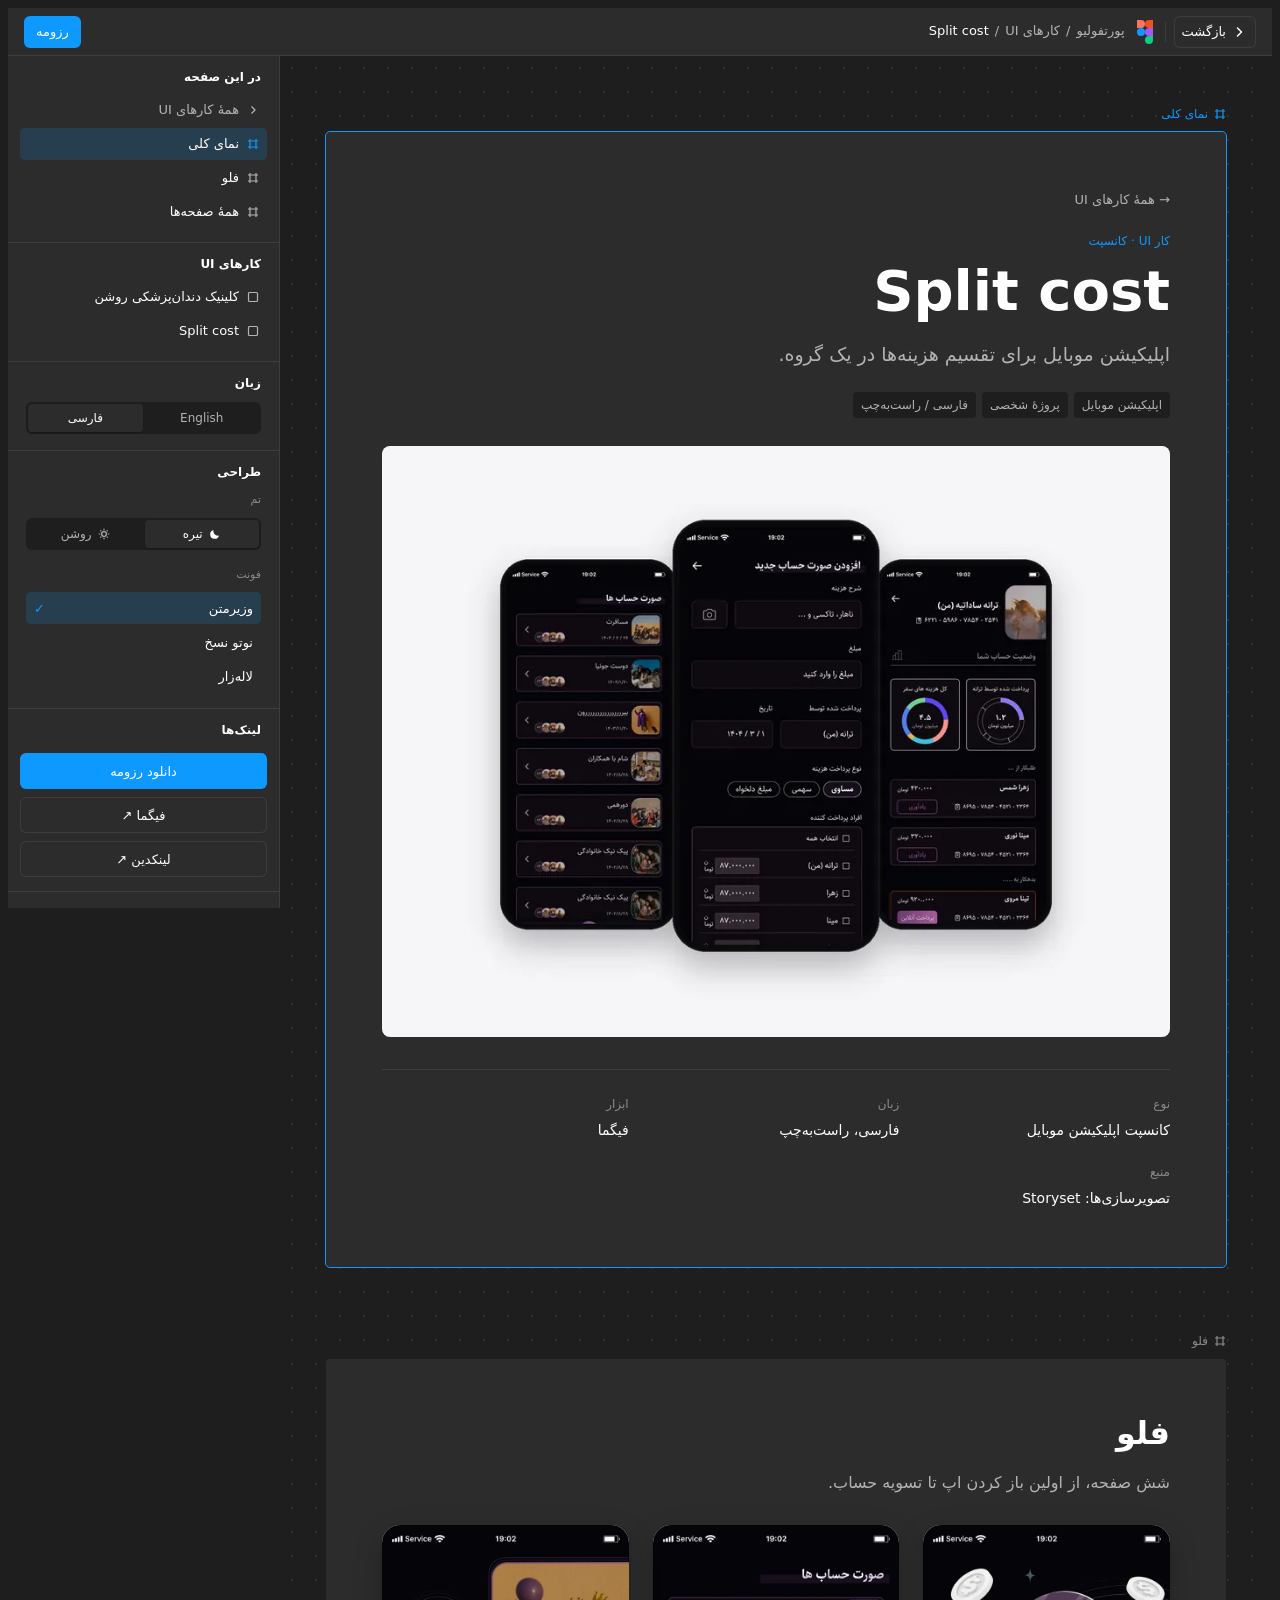
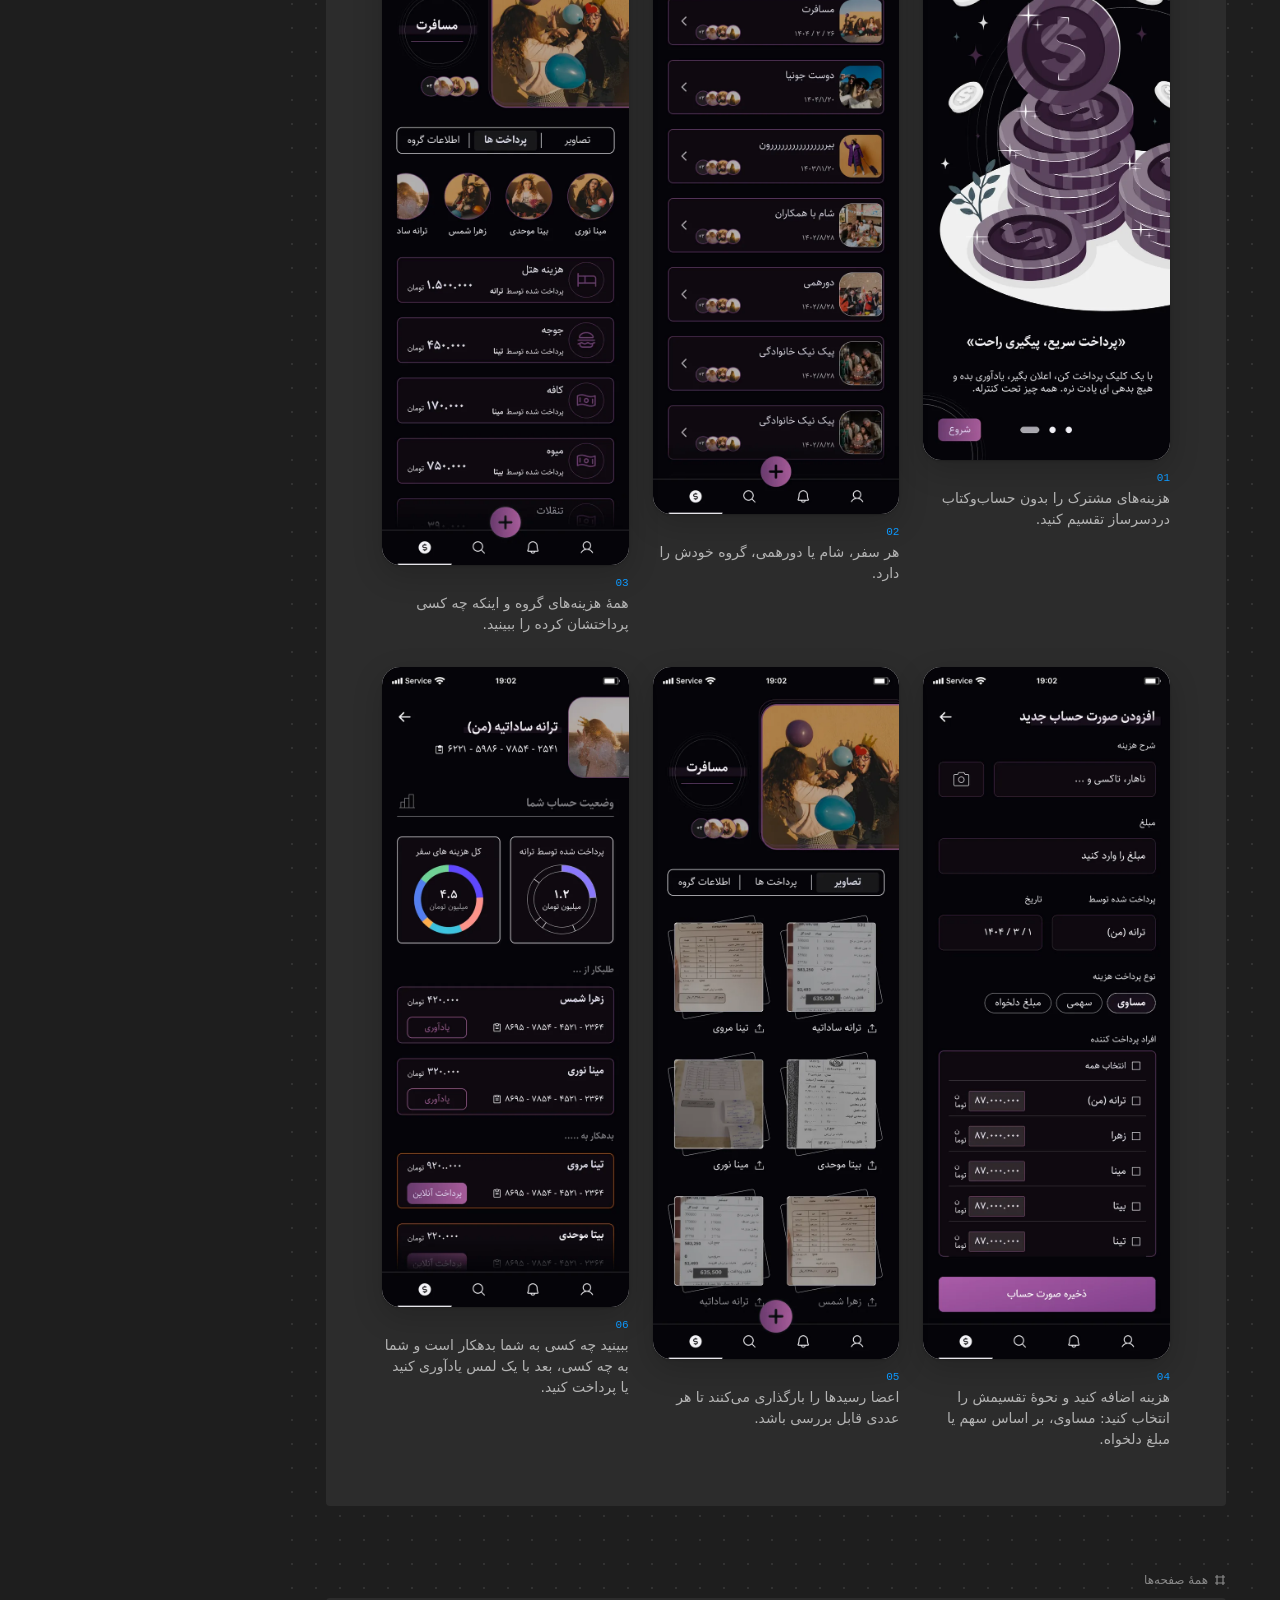
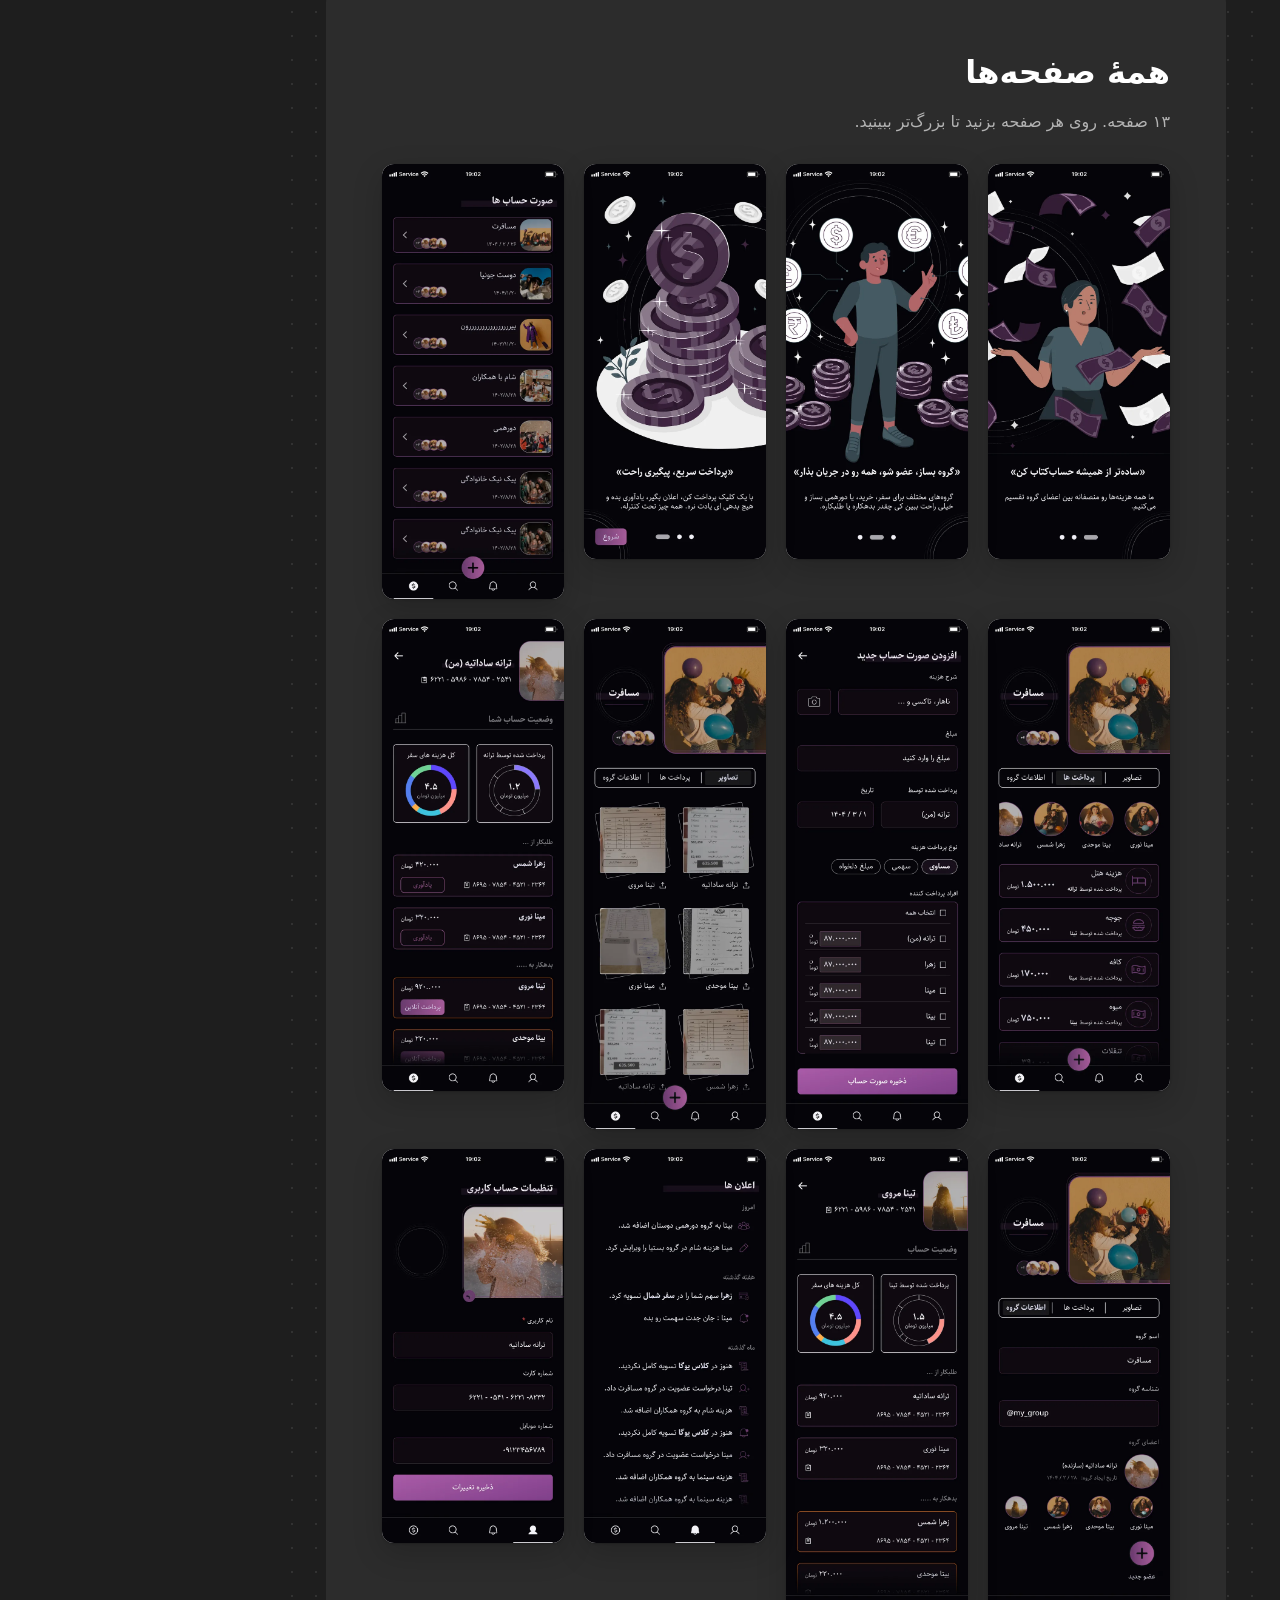
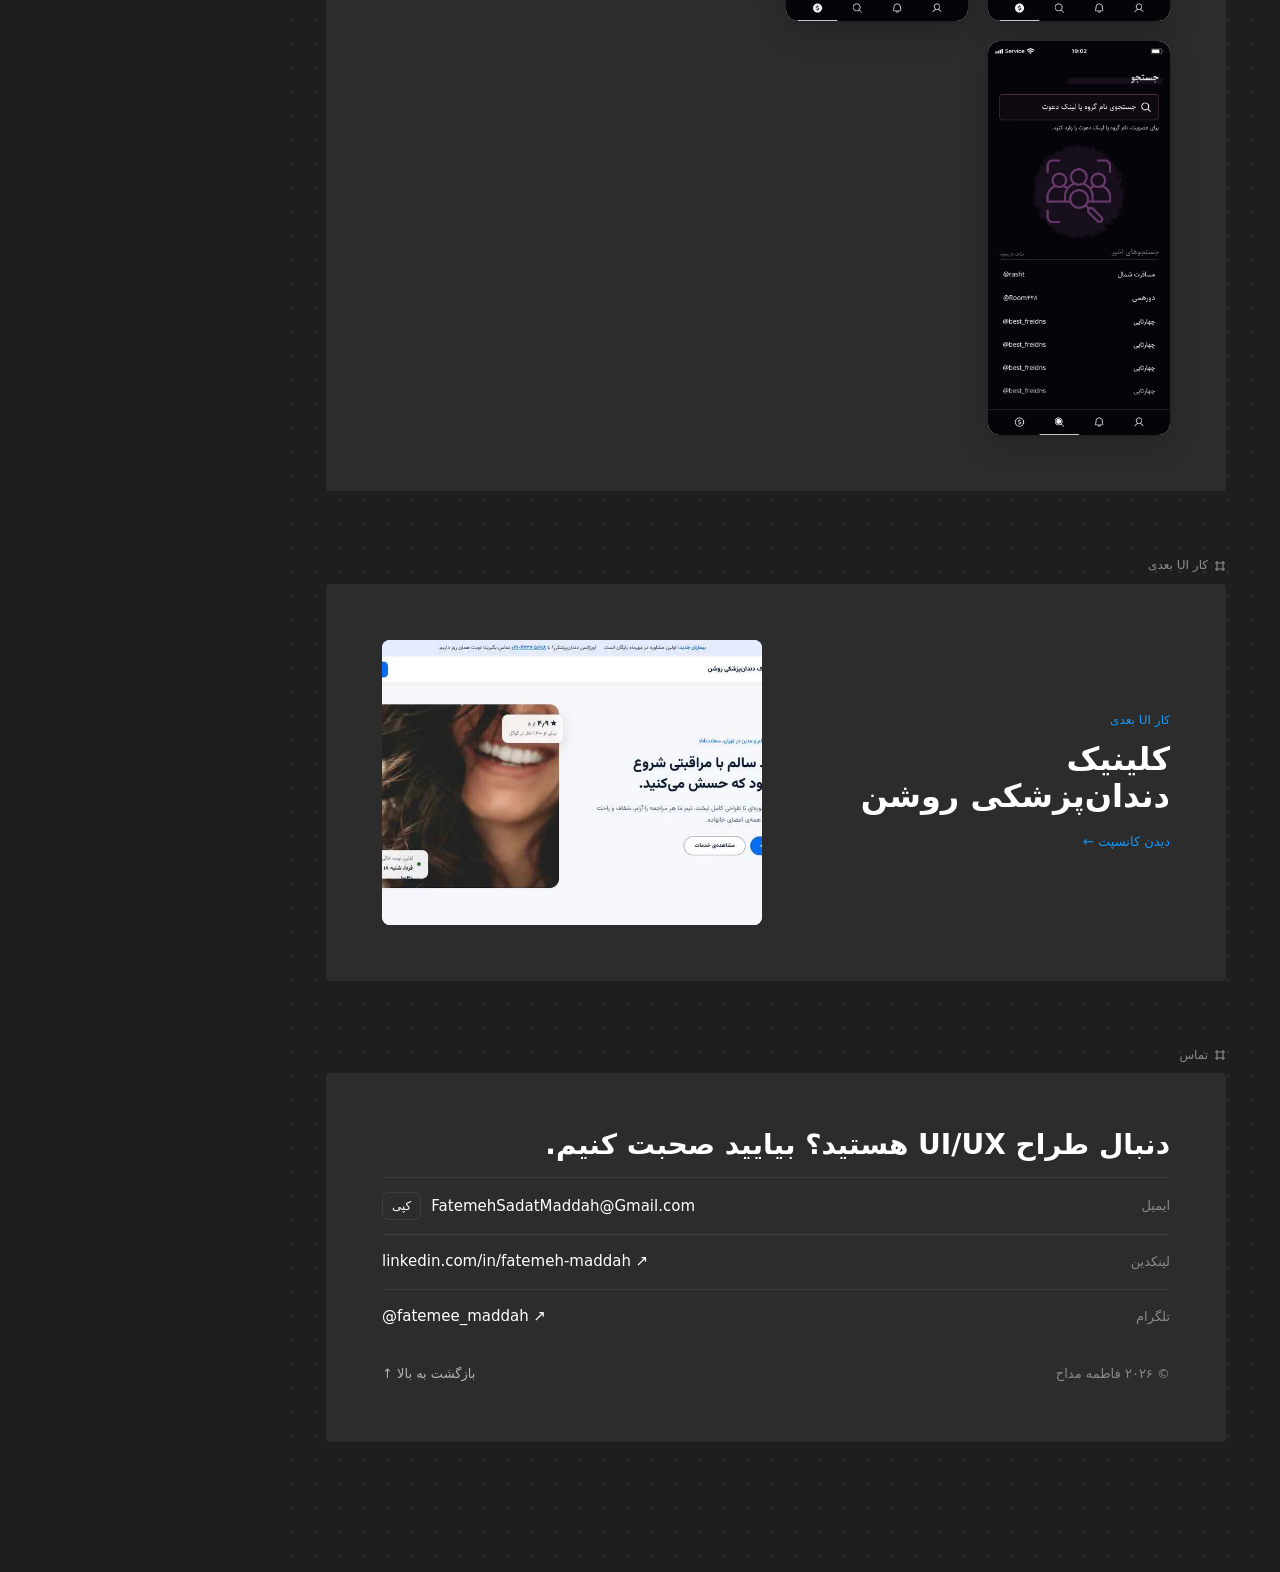
<file: fa/split-cost.html>
<!doctype html>
<html lang="fa" dir="rtl">
<head>
<meta charset="utf-8">
<meta name="viewport" content="width=device-width, initial-scale=1, viewport-fit=cover">
<meta http-equiv="Content-Security-Policy" content="default-src 'self'; script-src 'self' 'unsafe-inline'; style-src 'self' 'unsafe-inline' https://fonts.googleapis.com; font-src https://fonts.gstatic.com; img-src 'self' data:; frame-src 'self'; connect-src 'self'; object-src 'none'; base-uri 'self'; form-action 'none'; upgrade-insecure-requests">
<meta name="referrer" content="strict-origin-when-cross-origin">
<meta name="theme-color" content="#2C2C2C">
<link rel="canonical" href="https://fatemeh-maddah.github.io/fa/split-cost.html">
<link rel="alternate" hreflang="en" href="https://fatemeh-maddah.github.io/split-cost.html">
<link rel="alternate" hreflang="fa" href="https://fatemeh-maddah.github.io/fa/split-cost.html">
<link rel="alternate" hreflang="x-default" href="https://fatemeh-maddah.github.io/split-cost.html">
<title>Split cost | فاطمه مداح</title>
<meta name="description" content="Split cost: کانسپت اپلیکیشن موبایل برای تقسیم هزینه در گروه.">
<link rel="preconnect" href="https://fonts.googleapis.com">
<link rel="preconnect" href="https://fonts.gstatic.com" crossorigin>
<link rel="stylesheet" href="https://fonts.googleapis.com/css2?family=Inter:wght@400;500;600&family=Inter+Tight:wght@600;700&family=JetBrains+Mono:wght@500&display=swap">
<link rel="stylesheet" href="../assets/case.css">
<style>.seg a{font:500 12px var(--ui);color:var(--muted);text-decoration:none;border-radius:4px;height:28px;display:flex;align-items:center;justify-content:center}.seg a[aria-current="page"]{background:var(--panel);color:var(--fg);box-shadow:0 1px 2px rgba(0,0,0,.2)}.seg a:hover{color:var(--fg)}@media (max-width:720px){.seg a{height:40px}}</style>
<link rel="stylesheet" href="https://fonts.googleapis.com/css2?family=Vazirmatn:wght@400;500;600;700;800&display=swap">
<link rel="stylesheet" href="../assets/fa.css">
</head>
<body>
<header class="top">
  <a class="btn btn-line back-top" href="index.html#ui-work" data-page aria-label="بازگشت به کارهای UI"><svg width="14" height="14" viewBox="0 0 14 14" fill="none" stroke="currentColor" stroke-width="1.5" stroke-linecap="round" stroke-linejoin="round"><path d="M8.5 3L4.5 7l4 4"/></svg><span>بازگشت</span></a>
  <span class="top-sep" aria-hidden="true"></span>
  <div class="logo" aria-hidden="true"><i></i><i></i><i></i><i></i><i></i></div>
  <nav class="crumb" aria-label="مسیر صفحه"><a href="index.html" data-page>پورتفولیو</a><span>/</span><a href="index.html#ui-work" data-page>کارهای UI</a><span>/</span><b>Split cost</b></nav>
  <div class="grow"></div>
  <a class="btn btn-blue resume-top" href="../Fatemeh-Maddah-Resume.pdf" target="_blank" rel="noopener">رزومه</a>
  <button class="btn btn-line layers-btn" type="button" id="openPanel" aria-controls="panel" aria-expanded="false">
    <svg width="14" height="14" viewBox="0 0 14 14" fill="none" stroke="currentColor" stroke-width="1.3"><path d="M3.5 1.5h4.5l2.5 2.5v8.5h-7z"/><path d="M8 1.5V4h2.5M5 7.5h4M5 9.5h4"/></svg>صفحه‌ها</button>
  <div class="progress" id="progress"></div>
</header>

<div class="shell">
  <main class="canvas" id="top">
    <div class="board">

      <section class="frm" id="overview" aria-labelledby="title">
        <div class="frm-label"><svg width="12" height="12" viewBox="0 0 12 12" fill="none" stroke="currentColor" stroke-width="1.2"><path d="M3 1v10M9 1v10M1 3h10M1 9h10"/></svg>نمای کلی</div>
        <div class="frm-body">
          <a class="back" href="index.html#ui-work" data-page>→ همهٔ کارهای UI</a>
          <p class="eyebrow">کار UI · کانسپت</p>
          <h1 id="title">Split cost</h1>
          <p class="summary">اپلیکیشن موبایل برای تقسیم هزینه‌ها در یک گروه.</p>
          <div class="tags"><span class="tag">اپلیکیشن موبایل</span><span class="tag">پروژهٔ شخصی</span><span class="tag">فارسی / راست‌به‌چپ</span></div>
          <figure class="fig"><div class="shot"><img width="900" height="675" src="../assets/ui/split-cover.webp" alt="صفحه‌های اپلیکیشن Split cost"></div></figure>
          <dl class="meta">
            <div><dt>نوع</dt><dd>کانسپت اپلیکیشن موبایل</dd></div>
            <div><dt>زبان</dt><dd>فارسی، راست‌به‌چپ</dd></div>
            <div><dt>ابزار</dt><dd>فیگما</dd></div>
            <div class="full"><dt>منبع</dt><dd>تصویرسازی‌ها: Storyset</dd></div>
          </dl>
        </div>
      </section>
      <section class="frm" id="flow" aria-labelledby="h-flow">
        <div class="frm-label"><svg width="12" height="12" viewBox="0 0 12 12" fill="none" stroke="currentColor" stroke-width="1.2"><path d="M3 1v10M9 1v10M1 3h10M1 9h10"/></svg>فلو</div>
        <div class="frm-body">
          <h2 id="h-flow">فلو</h2>
          <p class="summary" style="margin-top:0;font-size:16px">شش صفحه، از اولین باز کردن اپ تا تسویه حساب.</p>
          <div class="screens">
            <figure class="scr"><button type="button" data-lb="../assets/ui/split/split-01-onboarding-3.webp" aria-label="بزرگ‌نمایی: آشنایی با اپ"><img width="600" height="1301" src="../assets/ui/split/split-01-onboarding-3.webp" alt="Split cost، صفحهٔ آشنایی با اپ" loading="lazy"></button>
              <figcaption><span class="step">01</span>هزینه‌های مشترک را بدون حساب‌وکتاب دردسرساز تقسیم کنید.</figcaption></figure>
            <figure class="scr"><button type="button" data-lb="../assets/ui/split/split-02-groups.webp" aria-label="بزرگ‌نمایی: گروه‌ها"><img width="600" height="1432" src="../assets/ui/split/split-02-groups.webp" alt="Split cost، صفحهٔ گروه‌ها" loading="lazy"></button>
              <figcaption><span class="step">02</span>هر سفر، شام یا دورهمی، گروه خودش را دارد.</figcaption></figure>
            <figure class="scr"><button type="button" data-lb="../assets/ui/split/split-03-group-expenses.webp" aria-label="بزرگ‌نمایی: هزینه‌های گروه"><img width="600" height="1556" src="../assets/ui/split/split-03-group-expenses.webp" alt="Split cost، صفحهٔ هزینه‌های گروه" loading="lazy"></button>
              <figcaption><span class="step">03</span>همهٔ هزینه‌های گروه و اینکه چه کسی پرداختشان کرده را ببینید.</figcaption></figure>
            <figure class="scr"><button type="button" data-lb="../assets/ui/split/split-04-add-payment.webp" aria-label="بزرگ‌نمایی: افزودن هزینه"><img width="600" height="1682" src="../assets/ui/split/split-04-add-payment.webp" alt="Split cost، صفحهٔ افزودن هزینه" loading="lazy"></button>
              <figcaption><span class="step">04</span>هزینه اضافه کنید و نحوهٔ تقسیمش را انتخاب کنید: مساوی، بر اساس سهم یا مبلغ دلخواه.</figcaption></figure>
            <figure class="scr"><button type="button" data-lb="../assets/ui/split/split-05-receipts.webp" aria-label="بزرگ‌نمایی: رسیدها"><img width="600" height="1682" src="../assets/ui/split/split-05-receipts.webp" alt="Split cost، صفحهٔ رسیدها" loading="lazy"></button>
              <figcaption><span class="step">05</span>اعضا رسیدها را بارگذاری می‌کنند تا هر عددی قابل بررسی باشد.</figcaption></figure>
            <figure class="scr"><button type="button" data-lb="../assets/ui/split/split-06-my-balance.webp" aria-label="بزرگ‌نمایی: حساب من"><img width="600" height="1556" src="../assets/ui/split/split-06-my-balance.webp" alt="Split cost، صفحهٔ حساب من" loading="lazy"></button>
              <figcaption><span class="step">06</span>ببینید چه کسی به شما بدهکار است و شما به چه کسی، بعد با یک لمس یادآوری کنید یا پرداخت کنید.</figcaption></figure>
          </div>
        </div>
      </section>
      <section class="frm" id="screens" aria-labelledby="h-screens">
        <div class="frm-label"><svg width="12" height="12" viewBox="0 0 12 12" fill="none" stroke="currentColor" stroke-width="1.2"><path d="M3 1v10M9 1v10M1 3h10M1 9h10"/></svg>همهٔ صفحه‌ها</div>
        <div class="frm-body">
          <h2 id="h-screens">همهٔ صفحه‌ها</h2>
          <p class="summary" style="margin-top:0;font-size:16px">۱۳ صفحه. روی هر صفحه بزنید تا بزرگ‌تر ببینید.</p>
          <div class="screens all">
            <figure class="scr"><button type="button" data-lb="../assets/ui/split/split-onboarding-1.webp" aria-label="بزرگ‌نمایی: آشنایی ۱"><img width="600" height="1301" src="../assets/ui/split/split-onboarding-1.webp" alt="Split cost، صفحهٔ آشنایی ۱" loading="lazy"></button></figure>
            <figure class="scr"><button type="button" data-lb="../assets/ui/split/split-onboarding-2.webp" aria-label="بزرگ‌نمایی: آشنایی ۲"><img width="600" height="1301" src="../assets/ui/split/split-onboarding-2.webp" alt="Split cost، صفحهٔ آشنایی ۲" loading="lazy"></button></figure>
            <figure class="scr"><button type="button" data-lb="../assets/ui/split/split-01-onboarding-3.webp" aria-label="بزرگ‌نمایی: آشنایی با اپ"><img width="600" height="1301" src="../assets/ui/split/split-01-onboarding-3.webp" alt="Split cost، صفحهٔ آشنایی با اپ" loading="lazy"></button></figure>
            <figure class="scr"><button type="button" data-lb="../assets/ui/split/split-02-groups.webp" aria-label="بزرگ‌نمایی: گروه‌ها"><img width="600" height="1432" src="../assets/ui/split/split-02-groups.webp" alt="Split cost، صفحهٔ گروه‌ها" loading="lazy"></button></figure>
            <figure class="scr"><button type="button" data-lb="../assets/ui/split/split-03-group-expenses.webp" aria-label="بزرگ‌نمایی: هزینه‌های گروه"><img width="600" height="1556" src="../assets/ui/split/split-03-group-expenses.webp" alt="Split cost، صفحهٔ هزینه‌های گروه" loading="lazy"></button></figure>
            <figure class="scr"><button type="button" data-lb="../assets/ui/split/split-04-add-payment.webp" aria-label="بزرگ‌نمایی: افزودن هزینه"><img width="600" height="1682" src="../assets/ui/split/split-04-add-payment.webp" alt="Split cost، صفحهٔ افزودن هزینه" loading="lazy"></button></figure>
            <figure class="scr"><button type="button" data-lb="../assets/ui/split/split-05-receipts.webp" aria-label="بزرگ‌نمایی: رسیدها"><img width="600" height="1682" src="../assets/ui/split/split-05-receipts.webp" alt="Split cost، صفحهٔ رسیدها" loading="lazy"></button></figure>
            <figure class="scr"><button type="button" data-lb="../assets/ui/split/split-06-my-balance.webp" aria-label="بزرگ‌نمایی: حساب من"><img width="600" height="1556" src="../assets/ui/split/split-06-my-balance.webp" alt="Split cost، صفحهٔ حساب من" loading="lazy"></button></figure>
            <figure class="scr"><button type="button" data-lb="../assets/ui/split/split-group-info.webp" aria-label="بزرگ‌نمایی: اطلاعات گروه"><img width="600" height="1556" src="../assets/ui/split/split-group-info.webp" alt="Split cost، صفحهٔ اطلاعات گروه" loading="lazy"></button></figure>
            <figure class="scr"><button type="button" data-lb="../assets/ui/split/split-member-balance.webp" aria-label="بزرگ‌نمایی: حساب اعضا"><img width="600" height="1556" src="../assets/ui/split/split-member-balance.webp" alt="Split cost، صفحهٔ حساب اعضا" loading="lazy"></button></figure>
            <figure class="scr"><button type="button" data-lb="../assets/ui/split/split-notifications.webp" aria-label="بزرگ‌نمایی: اعلان‌ها"><img width="600" height="1301" src="../assets/ui/split/split-notifications.webp" alt="Split cost، صفحهٔ اعلان‌ها" loading="lazy"></button></figure>
            <figure class="scr"><button type="button" data-lb="../assets/ui/split/split-profile.webp" aria-label="بزرگ‌نمایی: پروفایل"><img width="600" height="1301" src="../assets/ui/split/split-profile.webp" alt="Split cost، صفحهٔ پروفایل" loading="lazy"></button></figure>
            <figure class="scr"><button type="button" data-lb="../assets/ui/split/split-search.webp" aria-label="بزرگ‌نمایی: جست‌وجو"><img width="600" height="1301" src="../assets/ui/split/split-search.webp" alt="Split cost، صفحهٔ جست‌وجو" loading="lazy"></button></figure>
          </div>
        </div>
      </section>
      <section class="frm" aria-label="کار UI بعدی">
        <div class="frm-label"><svg width="12" height="12" viewBox="0 0 12 12" fill="none" stroke="currentColor" stroke-width="1.2"><path d="M3 1v10M9 1v10M1 3h10M1 9h10"/></svg>کار UI بعدی</div>
        <a class="frm-body next" href="roshan-dental.html" data-page>
          <div><p class="eyebrow">کار UI بعدی</p><h2>کلینیک دندان‌پزشکی روشن</h2><span class="go">دیدن کانسپت ←</span></div>
          <div class="shot"><img width="900" height="535" src="../assets/ui/roshan-cover.webp" alt="کانسپت لندینگ پیج کلینیک دندان‌پزشکی روشن" loading="lazy"></div>
        </a>
      </section>
      <section class="frm contact" id="contact" aria-labelledby="h-contact">
        <div class="frm-label"><svg width="12" height="12" viewBox="0 0 12 12" fill="none" stroke="currentColor" stroke-width="1.2"><path d="M3 1v10M9 1v10M1 3h10M1 9h10"/></svg>تماس</div>
        <div class="frm-body">
          <h2 id="h-contact">دنبال طراح UI/UX هستید؟ بیایید صحبت کنیم.</h2>
          <dl>
            <div class="crow"><dt>ایمیل</dt><dd><a href="mailto:FatemehSadatMaddah@Gmail.com" id="email">FatemehSadatMaddah@Gmail.com</a><button class="btn btn-line copy" type="button" id="copyEmail">کپی</button></dd></div>
            <div class="crow"><dt>لینکدین</dt><dd><a href="https://www.linkedin.com/in/fatemeh-maddah/" target="_blank" rel="noopener">linkedin.com/in/fatemeh-maddah ↗</a></dd></div>
            <div class="crow"><dt>تلگرام</dt><dd><a href="https://t.me/fatemee_maddah" target="_blank" rel="noopener">@fatemee_maddah ↗</a></dd></div>
          </dl>
          <div class="foot"><span>© ۲۰۲۶ فاطمه مداح</span><a href="#top">بازگشت به بالا ↑</a></div>
        </div>
      </section>

    </div>
  </main>

  <aside class="side" id="panel" aria-label="صفحه‌ها">
    <div class="side-head">صفحه‌ها<button class="btn btn-line" type="button" id="closePanel" aria-label="بستن صفحه‌ها">✕</button></div>
    <nav class="sec" aria-label="در این صفحه">
      <h2>در این صفحه</h2>
      <a class="row muted" href="index.html#ui-work" data-page><svg width="12" height="12" viewBox="0 0 12 12" fill="none" stroke="currentColor" stroke-width="1.3"><path d="M7.5 2.5L4 6l3.5 3.5"/></svg>همهٔ کارهای UI</a>
      <a class="row active" href="#overview" data-spy="overview"><svg width="12" height="12" viewBox="0 0 12 12" fill="none" stroke="currentColor" stroke-width="1.2"><path d="M3 1v10M9 1v10M1 3h10M1 9h10"/></svg>نمای کلی</a>
      <a class="row" href="#flow" data-spy="flow"><svg width="12" height="12" viewBox="0 0 12 12" fill="none" stroke="currentColor" stroke-width="1.2"><path d="M3 1v10M9 1v10M1 3h10M1 9h10"/></svg>فلو</a>
      <a class="row" href="#screens" data-spy="screens"><svg width="12" height="12" viewBox="0 0 12 12" fill="none" stroke="currentColor" stroke-width="1.2"><path d="M3 1v10M9 1v10M1 3h10M1 9h10"/></svg>همهٔ صفحه‌ها</a>
    </nav>
    <nav class="sec" aria-label="کارهای UI">
      <h2>کارهای UI</h2>
      <a class="row" href="roshan-dental.html" data-page><svg width="12" height="12" viewBox="0 0 12 12" fill="none" stroke="currentColor" stroke-width="1.2"><rect x="1.5" y="1.5" width="9" height="9" rx="1"/></svg>کلینیک دندان‌پزشکی روشن</a>
      <a class="row" href="split-cost.html" data-page><svg width="12" height="12" viewBox="0 0 12 12" fill="none" stroke="currentColor" stroke-width="1.2"><rect x="1.5" y="1.5" width="9" height="9" rx="1"/></svg>Split cost</a>
    </nav>
    <div class="sec" aria-label="زبان">
      <h2>زبان</h2>
      <div class="prop"><div class="seg" role="group" aria-label="زبان"><a href="../split-cost.html" lang="en" hreflang="en">English</a><a href="split-cost.html" lang="fa" hreflang="fa" aria-current="page">فارسی</a></div></div>
    </div>
    <div class="sec" aria-label="طراحی">
      <h2>طراحی</h2>
      <div class="prop"><span class="prop-label" id="lbl-theme">تم</span>
        <div class="seg" role="group" aria-labelledby="lbl-theme">
          <button type="button" data-skin="dark" aria-pressed="true"><svg width="12" height="12" viewBox="0 0 12 12"><path d="M10 7.5A4.5 4.5 0 014.5 2a4.5 4.5 0 105.5 5.5z" fill="currentColor"/></svg>تیره</button>
          <button type="button" data-skin="light" aria-pressed="false"><svg width="12" height="12" viewBox="0 0 12 12" fill="none" stroke="currentColor" stroke-width="1.2"><circle cx="6" cy="6" r="2.4"/><path d="M6 .8v1.4M6 9.8v1.4M.8 6h1.4M9.8 6h1.4M2.3 2.3l1 1M8.7 8.7l1 1M2.3 9.7l1-1M8.7 3.3l1-1"/></svg>روشن</button>
        </div></div>
      <div class="prop"><span class="prop-label" id="lbl-font">فونت</span>
        <div class="fonts" role="group" aria-labelledby="lbl-font">
          <button class="font-opt" type="button" data-font="inter" aria-pressed="true">وزیرمتن<span class="chk">✓</span></button>
          <button class="font-opt" type="button" data-font="serif" aria-pressed="false">نوتو نسخ<span class="chk">✓</span></button>
          <button class="font-opt" type="button" data-font="syne" aria-pressed="false">لاله‌زار<span class="chk">✓</span></button>
        </div></div>
    </div>
    <div class="sec links">
      <h2>لینک‌ها</h2>
      <a class="btn btn-blue" href="../Fatemeh-Maddah-Resume.pdf" target="_blank" rel="noopener">دانلود رزومه</a>
      <a class="btn btn-line" href="https://www.figma.com/design/IYb5JQwZ62sMDHg5AlnyRL?node-id=764-17307" target="_blank" rel="noopener">فیگما ↗</a>
      <a class="btn btn-line" href="https://www.linkedin.com/in/fatemeh-maddah/" target="_blank" rel="noopener">لینکدین ↗</a>
    </div>
  </aside>
</div>
<div class="scrim" id="scrim"></div>
<div class="toast" id="toast" hidden></div>
<script src="../assets/case.js"></script>
<dialog class="lb" id="lb" aria-label="پیش‌نمایش صفحه"><img id="lbImg" alt=""><div class="lb-bar"><span id="lbCap"></span><span><button class="btn" type="button" id="lbPrev" aria-label="صفحهٔ قبلی">←</button> <button class="btn" type="button" id="lbNext" aria-label="صفحهٔ بعدی">→</button> <button class="btn" type="button" id="lbClose">بستن</button></span></div></dialog>
<script>
(function(){
  const lb=document.getElementById('lb'),img=document.getElementById('lbImg'),cap=document.getElementById('lbCap');
  let list=[],i=0;
  const show=()=>{const b=list[i];img.src=b.dataset.lb;img.alt=b.querySelector('img').alt;cap.textContent=(i+1)+' / '+list.length};
  document.querySelectorAll('[data-lb]').forEach(b=>b.addEventListener('click',()=>{list=[...b.closest('.screens').querySelectorAll('[data-lb]')];i=list.indexOf(b);show();lb.showModal()}));
  document.getElementById('lbPrev').onclick=()=>{i=(i-1+list.length)%list.length;show()};
  document.getElementById('lbNext').onclick=()=>{i=(i+1)%list.length;show()};
  document.getElementById('lbClose').onclick=()=>lb.close();
  lb.addEventListener('click',e=>{if(e.target===lb)lb.close()});
  lb.addEventListener('keydown',e=>{if(e.key==='ArrowLeft')document.getElementById('lbPrev').click();if(e.key==='ArrowRight')document.getElementById('lbNext').click()});
})();
</script>
</body>
</html>
</file>
<file: assets/fa.css>
/* Persian (RTL) overrides, loaded after the page styles on /fa/ pages. */
:root{
  --ui:"Vazirmatn",Tahoma,system-ui,sans-serif;
  --display:"Vazirmatn",Tahoma,system-ui,sans-serif;
  --dls:0; --dw:700; --dw-name:800;
}
:root[data-font="serif"]{--display:"Noto Naskh Arabic","Vazirmatn",serif;--dw:700;--dw-name:700;--dls:0}
:root[data-font="syne"]{--display:"Lalezar","Vazirmatn",sans-serif;--dw:400;--dw-name:400;--dls:0}
body{line-height:1.7}
.eyebrow,.sec h2,.prop-label{letter-spacing:0}
.prose p,.prose ul,.prose ol{line-height:1.95}
.summary,.lead,.about p{line-height:1.85}

/* keep the Layers panel on the same side as the English site */
.shell{direction:ltr}
.shell>*{direction:rtl}

/* mirror the few physical left/right values */
.row.child{padding-left:8px;padding-right:30px}
.prose ul,.prose ol{padding-left:0;padding-right:1.2em}
.flow li+li::before{content:"←";margin:0 -2px 0 8px}
.back-top svg,.row.muted svg{transform:scaleX(-1)}
.crow dd a{unicode-bidi:plaintext}
.size,.zoom-num{direction:ltr}

/* intro frame: the resize animation runs left-to-right, the text inside reads right-to-left */
.stage{direction:ltr}
.flabel{left:auto;right:0}
.content{flex-direction:row-reverse}
.txt{direction:rtl;text-align:right}
@media (max-width:720px){
  .content{flex-direction:column;align-items:flex-end}
}

/* language switch */
.lang-top{font:600 13px var(--ui)}
</file>
<file: assets/case.css>
/* Case study pages. Same Figma-editor shell as the homepage: sticky top bar,
   dotted canvas of labelled frames, Layers panel on the right (drawer on tablet and phone). */
:root{
  --canvas:#1E1E1E; --panel:#2C2C2C; --panel-2:#383838; --line:#3D3D3D;
  --fg:#FFFFFF; --muted:#B3B3B3; --faint:#8A8A8A;
  --blue:#0D99FF; --blue-hover:#0B87E0; --blue-soft:rgba(13,153,255,.16);
  --ui:"Inter",system-ui,-apple-system,"Segoe UI",sans-serif;
  --display:"Inter Tight","Inter",system-ui,sans-serif;
  --mono:"JetBrains Mono",ui-monospace,Menlo,monospace;
  --top:48px; --side:272px;
  --dots:#323232; --toast-bg:#FFFFFF; --toast-fg:#1E1E1E; --img-bg:#F5F5F7;
  --dw:600; --dls:-.025em;
  color-scheme:dark;
}
:root[data-skin="light"]{
  --canvas:#F5F5F5; --panel:#FFFFFF; --panel-2:#EFEFEF; --line:#E3E3E3;
  --fg:#1E1E1E; --muted:#5C5C5C; --faint:#8C8C8C; --blue-soft:rgba(13,153,255,.12);
  --dots:#D6D6D6; --toast-bg:#1E1E1E; --toast-fg:#FFFFFF; --img-bg:#F0F0F2;
  color-scheme:light;
}
:root[data-font="serif"]{--display:"Instrument Serif",Georgia,"Times New Roman",serif;--dw:400;--dls:-.01em}
:root[data-font="syne"]{--display:"Syne","Inter",system-ui,sans-serif;--dw:700;--dls:-.02em}

*{box-sizing:border-box}
html{scroll-behavior:smooth;scroll-padding-top:calc(var(--top) + 24px)}
body{background:var(--canvas);color:var(--fg);font-family:var(--ui);font-size:14px;line-height:1.5;-webkit-font-smoothing:antialiased}
body::before{content:"";position:fixed;inset:0 0 auto;height:env(safe-area-inset-top,0px);background:var(--panel);z-index:30}
a{color:inherit}
:focus-visible{outline:2px solid var(--blue);outline-offset:2px}

/* top bar */
.top{position:sticky;top:env(safe-area-inset-top,0px);z-index:20;height:var(--top);display:flex;align-items:center;gap:12px;
  background:var(--panel);border-bottom:1px solid var(--line);
  padding-left:max(16px,env(safe-area-inset-left,0px));padding-right:max(16px,env(safe-area-inset-right,0px))}
.progress{position:absolute;left:0;right:0;bottom:-1px;height:2px;background:var(--blue);transform:scaleX(0);transform-origin:0 50%}
.logo{width:16px;height:24px;display:grid;grid-template-columns:1fr 1fr;grid-template-rows:repeat(3,1fr);flex:none}
.logo i{display:block}
.logo i:nth-child(1){background:#F24E1E;border-radius:8px 0 0 8px}.logo i:nth-child(2){background:#FF7262;border-radius:0 8px 8px 0}
.logo i:nth-child(3){background:#A259FF;border-radius:8px 0 0 8px}.logo i:nth-child(4){background:var(--blue);border-radius:50%}
.logo i:nth-child(5){background:#0ACF83;border-radius:8px 0 8px 8px}
.crumb{display:flex;gap:6px;min-width:0;white-space:nowrap;overflow:hidden;font-size:13px}
.crumb a{color:var(--muted);text-decoration:none}.crumb a:hover{color:var(--fg)}
.crumb span{color:var(--muted)}
.crumb b{font-weight:500;overflow:hidden;text-overflow:ellipsis}
.top .grow{flex:1}
.btn{font:500 13px var(--ui);border:0;border-radius:6px;height:32px;padding:0 12px;display:inline-flex;align-items:center;justify-content:center;gap:6px;
  cursor:pointer;text-decoration:none;white-space:nowrap;color:var(--fg);background:transparent}
.btn-blue{background:var(--blue);color:#fff}.btn-blue:hover{background:var(--blue-hover)}
.btn-line{box-shadow:inset 0 0 0 1px var(--line)}.btn-line:hover{background:var(--panel-2)}
.btn[aria-disabled="true"]{opacity:.55;cursor:default}
.layers-btn{display:none}
.back-top{height:32px;padding:0 10px 0 8px;margin-left:-4px;flex:none}
.back-top svg{flex:none}
.top-sep{width:1px;height:20px;background:var(--line);flex:none}

/* shell + canvas */
.shell{display:grid;grid-template-columns:minmax(0,1fr) var(--side)}
.canvas{min-width:0;background-image:radial-gradient(circle,var(--dots) 1px,transparent 1.3px);background-size:24px 24px;
  padding-block:48px 120px;padding-left:max(16px,env(safe-area-inset-left,0px));padding-right:max(16px,env(safe-area-inset-right,0px))}
.board{max-width:900px;margin:0 auto;display:flex;flex-direction:column;gap:64px}
.frm{position:relative;scroll-margin-top:calc(var(--top) + 32px)}
.frm-label{display:flex;align-items:center;gap:6px;font-size:12px;color:var(--faint);margin:0 0 8px;transition:color .15s}
.frm-body{background:var(--panel);border-radius:4px;outline:1px solid transparent;transition:outline-color .15s;padding:clamp(20px,5vw,56px)}
.frm:hover .frm-body,.frm.is-current .frm-body{outline-color:var(--blue)}
.frm:hover .frm-label,.frm.is-current .frm-label{color:var(--blue)}

/* header */
.back{display:inline-flex;align-items:center;gap:6px;font-size:13px;color:var(--muted);text-decoration:none;margin-bottom:20px}
.back:hover{color:var(--blue)}
.eyebrow{font-size:12px;font-weight:500;color:var(--blue);margin:0 0 10px;letter-spacing:.02em}
h1{font:var(--dw) clamp(34px,5vw,56px)/1.05 var(--display);letter-spacing:var(--dls);margin:0;text-wrap:balance}
.summary{font-size:clamp(16px,1.7vw,19px);line-height:1.55;color:var(--muted);max-width:60ch;margin:16px 0 0}
.tags{display:flex;flex-wrap:wrap;gap:6px;margin-top:20px}
.tag{font-size:12px;color:var(--muted);background:var(--canvas);border-radius:4px;padding:3px 8px}
.meta{display:grid;grid-template-columns:repeat(3,minmax(0,1fr));gap:20px 24px;margin:32px 0 0;padding-top:24px;border-top:1px solid var(--line)}
.meta div{min-width:0}
.meta dt{font-size:12px;color:var(--faint);margin-bottom:4px}
.meta dd{margin:0;font-size:14px}
.meta .full{grid-column:1/-1}
.nda{font-size:13px;color:var(--faint);margin:20px 0 0}

/* prose */
h2{font:var(--dw) clamp(24px,3vw,32px)/1.15 var(--display);letter-spacing:var(--dls);margin:0 0 16px;text-wrap:balance}
.prose{max-width:66ch}
.prose p{font-size:16px;line-height:1.7;color:var(--muted);margin:0 0 16px}
.prose p b,.prose li b{color:var(--fg);font-weight:600}
.prose ul,.prose ol{margin:0 0 16px;padding-left:1.2em;color:var(--muted);font-size:16px;line-height:1.7}
.prose li{margin-bottom:8px}
.prose li::marker{color:var(--blue)}
.flow{list-style:none;padding:0!important;display:flex;flex-wrap:wrap;gap:8px;align-items:center;margin:4px 0 20px!important}
.flow li{margin:0;font:500 13px var(--ui);color:var(--fg);background:var(--canvas);border-radius:6px;padding:6px 10px;display:flex;align-items:center}
.flow li+li::before{content:"→";color:var(--faint);margin:0 8px 0 -2px}
.points{list-style:none;padding:0!important;display:grid;gap:12px}
.points li{margin:0;padding:14px 16px;border-radius:8px;background:var(--canvas)}

/* figures */
.fig{margin:28px 0}
.fig:last-child{margin-bottom:0}
.shot{border-radius:8px;overflow:hidden;background:var(--img-bg)}
.shot img{display:block;width:100%;height:auto}
.fig .shot{position:relative;cursor:zoom-in}
.fig .zoom{position:absolute;right:10px;bottom:10px;width:32px;height:32px;border-radius:8px;display:grid;place-items:center;
  background:rgba(30,30,30,.72);color:#fff;opacity:0;transition:opacity .2s;pointer-events:none}
.fig .shot:hover .zoom{opacity:1}
@media (hover:none){.fig .zoom{opacity:1}}
.fig figcaption{font-size:13px;color:var(--faint);margin-top:10px;max-width:66ch}

/* next + contact */
.next{display:grid;grid-template-columns:minmax(0,1fr) minmax(0,1fr);gap:28px;align-items:center;text-decoration:none;color:var(--fg)}
.next h2{margin:6px 0 16px}
.next .shot{aspect-ratio:4/3}
.next .shot img{height:100%;object-fit:cover;object-position:50% 0;transition:transform .5s cubic-bezier(.2,.8,.2,1)}
.next:hover .shot img{transform:scale(1.02)}
.next .go{font-size:13px;font-weight:500;color:var(--blue)}
.contact h2{font-size:clamp(22px,2.6vw,28px)}
.crow{display:flex;justify-content:space-between;align-items:center;gap:12px;flex-wrap:wrap;padding:14px 0;border-top:1px solid var(--line)}
.crow dt{font-size:13px;color:var(--faint)}
.crow dd{margin:0;display:flex;align-items:center;gap:10px;min-width:0;font-size:15px}
.crow dd a{text-decoration:none;overflow-wrap:anywhere}.crow dd a:hover{color:var(--blue)}
.copy{font:500 12px var(--ui);height:28px;padding:0 10px}
.foot{display:flex;justify-content:space-between;gap:16px;flex-wrap:wrap;margin-top:20px;font-size:13px;color:var(--faint)}
.foot a{color:var(--muted);text-decoration:none}.foot a:hover{color:var(--blue)}

/* right panel */
.side{position:sticky;top:calc(var(--top) + env(safe-area-inset-top,0px));height:calc(100vh - var(--top) - env(safe-area-inset-top,0px));
  background:var(--panel);border-left:1px solid var(--line);overflow:auto;display:flex;flex-direction:column}
.side-head{display:none}
.sec{padding:14px 12px;border-bottom:1px solid var(--line);display:flex;flex-direction:column;gap:2px}
.sec h2{font:600 12px var(--ui);letter-spacing:0;margin:0 6px 8px}
.row{display:flex;align-items:center;gap:8px;min-height:32px;padding:0 8px;border-radius:5px;color:var(--fg);text-decoration:none;font-size:13px}
.row:hover{background:var(--panel-2)}
.row.active{background:var(--blue-soft)}
.row svg{flex:none;color:var(--muted)}.row.active svg{color:var(--blue)}
.row.muted{color:var(--muted)}
.links{gap:8px}.links .btn{width:100%;height:36px}
.prop{display:flex;flex-direction:column;gap:8px;margin:2px 6px 12px}
.prop:last-child{margin-bottom:2px}
.prop-label{font-size:11px;color:var(--faint)}
.seg{display:grid;grid-template-columns:1fr 1fr;background:var(--canvas);border-radius:6px;padding:2px;gap:2px}
.seg button{font:500 12px var(--ui);color:var(--muted);background:transparent;border:0;border-radius:4px;height:28px;cursor:pointer;display:flex;align-items:center;justify-content:center;gap:6px}
.seg button[aria-pressed="true"]{background:var(--panel);color:var(--fg);box-shadow:0 1px 2px rgba(0,0,0,.2)}
.fonts{display:flex;flex-direction:column;gap:2px}
.font-opt{display:flex;align-items:center;justify-content:space-between;gap:8px;height:32px;padding:0 8px;border:0;border-radius:5px;background:transparent;color:var(--fg);font:400 13px var(--ui);cursor:pointer;text-align:left}
.font-opt:hover{background:var(--panel-2)}
.font-opt[aria-pressed="true"]{background:var(--blue-soft)}
.font-opt .chk{color:var(--blue);visibility:hidden}
.font-opt[aria-pressed="true"] .chk{visibility:visible}

/* UI work pages: screen grids, lightbox, live preview */
.screens{display:grid;grid-template-columns:repeat(3,minmax(0,1fr));gap:32px 24px;margin-top:28px}
.screens.all{grid-template-columns:repeat(auto-fill,minmax(150px,1fr));gap:20px}
.scr{margin:0;display:flex;flex-direction:column;gap:12px}
.scr button{all:unset;cursor:zoom-in;display:block;border-radius:18px;overflow:hidden;background:var(--img-bg);box-shadow:0 1px 2px rgba(0,0,0,.2),0 10px 30px rgba(0,0,0,.18);transition:transform .25s cubic-bezier(.2,.8,.2,1)}
.scr button:hover{transform:translateY(-3px)}
.scr button:focus-visible{outline:2px solid var(--blue);outline-offset:3px}
.scr img{display:block;width:100%;height:auto}
.scr figcaption{font-size:14px;color:var(--muted);line-height:1.5}
.scr .step{display:block;font:500 11px var(--mono);color:var(--blue);margin-bottom:4px}
.screens.all .scr button{border-radius:12px}
dialog.lb{border:0;padding:0;background:transparent;max-width:calc(100vw - 32px);max-height:calc(100vh - 32px);overflow:visible}
dialog.lb::backdrop{background:rgba(0,0,0,.8)}
dialog.lb img{display:block;max-width:calc(100vw - 32px);max-height:calc(100vh - 96px);width:auto;height:auto;border-radius:18px}
dialog.lb .lb-scroll{max-width:calc(100vw - 32px);overflow:auto;border-radius:18px;-webkit-overflow-scrolling:touch}
/* phone, portrait: wide diagrams open at a readable height and pan sideways inside the viewer */
@media (max-width:720px) and (orientation:portrait){
  dialog.lb.is-wide .lb-scroll img{max-width:none;height:min(60vh,520px);width:auto;border-radius:0}
}
dialog.lb .lb-bar{display:flex;justify-content:space-between;align-items:center;gap:12px;margin-top:10px;color:#fff;font-size:13px}
dialog.lb .btn{color:#fff;box-shadow:inset 0 0 0 1px rgba(255,255,255,.3)}
.viewer-bar{display:flex;justify-content:space-between;align-items:center;gap:12px;flex-wrap:wrap;margin:28px 0 12px}
.viewer-bar .seg{grid-template-columns:repeat(3,1fr);min-width:240px}
.stage{position:relative;height:min(76vh,820px);border-radius:8px;overflow:hidden;background:var(--canvas);display:flex;justify-content:center}
.device{position:relative;height:100%;overflow:hidden;background:#fff;transition:width .3s cubic-bezier(.2,.8,.2,1)}
.stage.framed .device{border-radius:20px;margin-block:16px;height:calc(100% - 32px);box-shadow:0 12px 40px rgba(0,0,0,.35)}
.device iframe{position:absolute;left:0;top:0;border:0;transform-origin:0 0;background:#fff}
.poster{position:absolute;inset:0;display:grid;place-items:center;background:var(--canvas)}
.poster img{position:absolute;inset:0;width:100%;height:100%;object-fit:cover;object-position:50% 0;opacity:.55}
.poster .btn{position:relative;height:44px;padding:0 20px;font-size:14px}
.stage-note{font-size:12px;color:var(--faint);margin:10px 0 0}

.toast{position:fixed;left:50%;top:calc(var(--top) + 12px + env(safe-area-inset-top,0px));transform:translateX(-50%);background:var(--toast-bg);color:var(--toast-fg);
  font-size:13px;padding:8px 12px;border-radius:6px;box-shadow:0 6px 20px rgba(0,0,0,.4);z-index:40;max-width:calc(100vw - 32px)}
.scrim{display:none}

@media (max-width:1100px){
  .shell{grid-template-columns:minmax(0,1fr)}
  .layers-btn{display:inline-flex}
  .side{position:fixed;top:0;right:0;bottom:0;height:auto;width:min(320px,88vw);z-index:35;transform:translateX(100%);transition:transform .25s ease;
    padding-top:env(safe-area-inset-top,0px);padding-bottom:env(safe-area-inset-bottom,0px);padding-right:env(safe-area-inset-right,0px);box-shadow:-12px 0 40px rgba(0,0,0,.4)}
  .side-head{display:flex;justify-content:space-between;align-items:center;padding:10px 12px 10px 18px;border-bottom:1px solid var(--line);font-weight:600}
  body.panel-open .side{transform:none}
  body.panel-open .scrim{display:block;position:fixed;inset:0;background:rgba(0,0,0,.45);z-index:34}
}
@media (max-width:720px){
  .top .resume-top,.top .logo,.top-sep{display:none}
  .back-top span{display:none}
  .back-top{padding:0;width:40px;height:40px}
  .layers-btn{height:40px}
  .board{gap:48px}
  .canvas{padding-block:32px 80px}
  .side{top:auto;left:0;right:0;width:auto;max-height:82vh;border-left:0;border-top:1px solid var(--line);border-radius:14px 14px 0 0;
    transform:translateY(100%);padding-left:env(safe-area-inset-left,0px)}
  .meta{grid-template-columns:repeat(2,minmax(0,1fr))}
  .next{grid-template-columns:minmax(0,1fr)}
  .next .shot{order:-1}
  .prose p,.prose ul,.prose ol{font-size:15px}
  .screens{grid-template-columns:repeat(2,minmax(0,1fr));gap:24px 14px}
  .screens.all{grid-template-columns:repeat(3,minmax(0,1fr));gap:10px}
  .scr figcaption{font-size:13px}
  .screens.all .scr button{border-radius:8px}
  .stage{height:68vh}
  .viewer-bar .seg{min-width:0;width:100%}
}
@media (min-width:721px) and (max-width:900px){ .screens{grid-template-columns:repeat(2,minmax(0,1fr))} }
@media (max-width:720px){
  .back,.foot a{display:inline-flex;align-items:center;min-height:44px}
  .back{margin-bottom:8px}
  .seg button{height:40px}
  .row{min-height:44px}
  .copy{height:36px}
}
@media (prefers-reduced-motion:reduce){
  html{scroll-behavior:auto}
  .frm-body,.side,.next .shot img{transition:none}
}

/* ---------- panel on the left ---------- */
.shell{grid-template-columns:var(--side) minmax(0,1fr)}
.shell>.side{order:-1;border-left:0;border-right:1px solid var(--line)}
@media (max-width:1100px){
  .shell{grid-template-columns:minmax(0,1fr)}
  .side{left:0;right:auto;transform:translateX(-100%);box-shadow:12px 0 40px rgba(0,0,0,.4);
    padding-right:0;padding-left:env(safe-area-inset-left,0px)}
}
@media (max-width:720px){
  .side{right:0;border-right:0;transform:translateY(100%)}
}

@media (max-width:1100px){body.panel-open .side{transform:none}}
</file>
